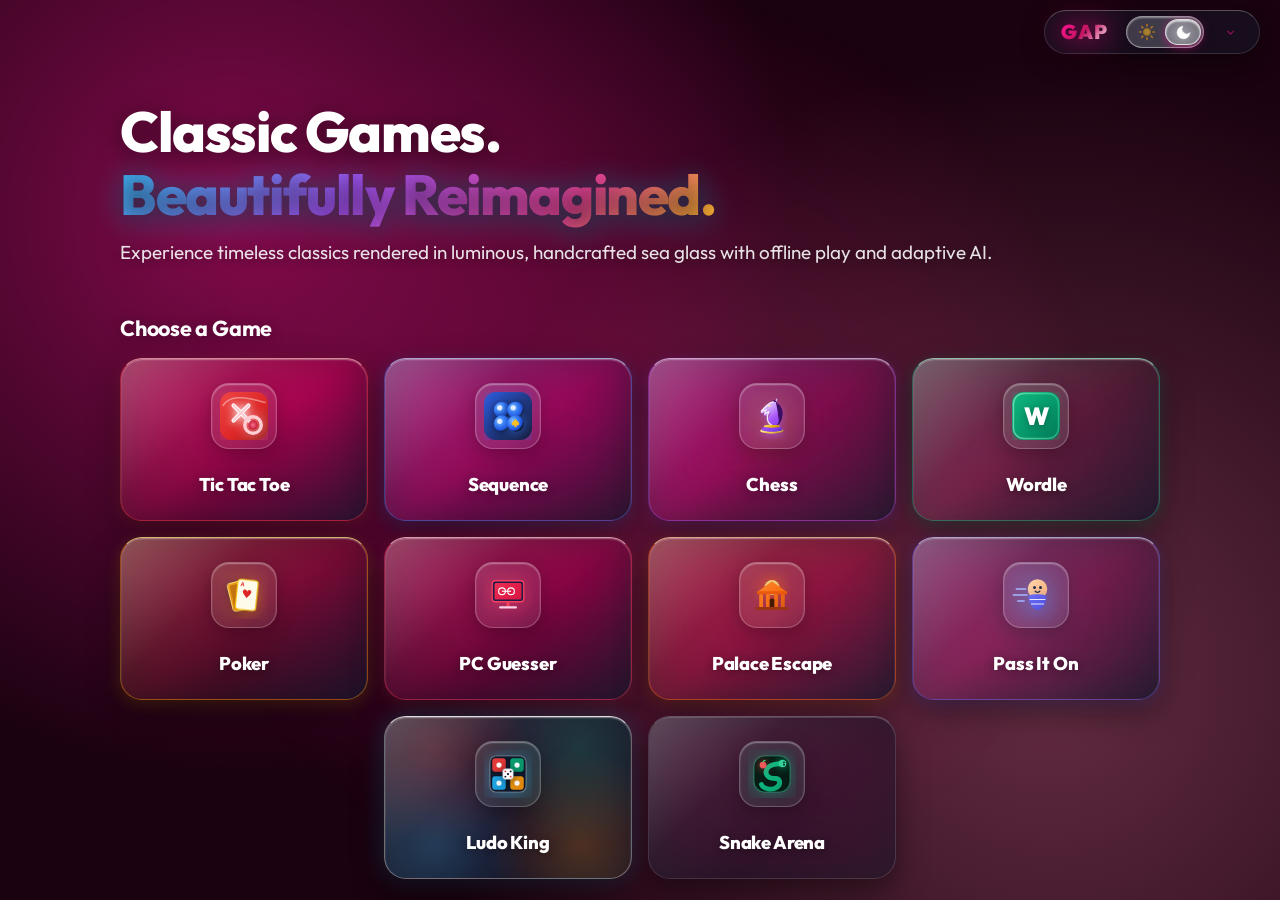
<file: index.html>
<!DOCTYPE html>
<html lang="en">
<head>
  <meta charset="UTF-8" />
  <meta name="viewport" content="width=device-width, initial-scale=1.0" />
  <title>GAP</title>
  <!-- Konoha Leaf Glow Favicon -->
  <link rel="icon" type="image/svg+xml" href="data:image/svg+xml,%3Csvg xmlns='http://www.w3.org/2000/svg' viewBox='0 0 100 100'%3E%3Cdefs%3E%3ClinearGradient id='g' x1='0%25' y1='0%25' x2='100%25' y2='100%25'%3E%3Cstop offset='0%25' stop-color='%23ffb703'/%3E%3Cstop offset='50%25' stop-color='%23fb8500'/%3E%3Cstop offset='100%25' stop-color='%23d00000'/%3E%3C/linearGradient%3E%3C/defs%3E%3Crect width='100' height='100' rx='20' fill='%23050002'/%3E%3Cpath d='M 86 26 L 76 33 C 65 26 44 26 31 43 L 18 68 L 62 68 C 76 68 83 55 80 43 C 77 31 63 25 49 28 C 35 32 30 46 34 58 C 39 68 53 71 64 67 C 72 62 74 51 68 44 C 62 37 51 40 47 48 C 45 54 49 60 55 58 C 59 56 60 52 58 49' fill='none' stroke='url(%23g)' stroke-width='7' stroke-linecap='round' stroke-linejoin='round'/%3E%3C/svg%3E" />
  <!-- Google Fonts Outfit & Inter -->
  <link rel="preconnect" href="https://fonts.googleapis.com">
  <link rel="preconnect" href="https://fonts.gstatic.com" crossorigin>
  <link href="https://fonts.googleapis.com/css2?family=Outfit:wght@400;500;600;700;800&family=Inter:wght@400;500;600;700&display=swap" rel="stylesheet">
  <link rel="manifest" href="manifest.json" />
  <meta name="theme-color" content="#060913" />
  <meta name="apple-mobile-web-app-capable" content="yes" />
  <meta name="apple-mobile-web-app-status-bar-style" content="black-translucent" />
  <link rel="stylesheet" href="style.css?v=64.3" />
</head>
<body data-theme="dark">
  <!-- Dynamic Color Background (Adapts to GAP Palette in Dark & White Theme) -->

  <!-- Floating Translucent Top Navigation Header -->
  <header class="floating-pill-container" id="scenicNav">
    <div class="floating-pill glass-panel" id="floatingPill">
      <!-- Left: GAP Brand Logo / Main Trigger -->
      <div class="nav-brand brand pill-brand" id="gapBrand" role="button" tabindex="0" title="GAP • Click to refresh colors">
        <span class="logo-text" id="gapLogoText">GAP</span>
      </div>

      <!-- Center: Sea-Glass Theme Switcher Capsule (Sun / Moon Frosted Slider) -->
      <div class="sea-glass-theme-switch" id="themeGlassToggle" role="radiogroup" aria-label="Appearance Mode" title="Toggle Light / Dark Mode">
        <div class="sea-glass-thumb" id="themeGlassThumb"></div>
        <button class="sea-glass-btn" data-theme="light" type="button" role="radio" aria-checked="false" title="Switch to Light Mode" aria-label="Light Mode">
          <svg class="theme-icon sun-icon" viewBox="0 0 24 24" width="18" height="18" fill="none" stroke="currentColor" stroke-width="2" stroke-linecap="round" stroke-linejoin="round">
            <circle cx="12" cy="12" r="4.2" fill="#fbbf24" stroke="#f59e0b" stroke-width="1.8"/>
            <line x1="12" y1="2" x2="12" y2="4.2" stroke="#f59e0b" stroke-width="2.2"/>
            <line x1="12" y1="19.8" x2="12" y2="22" stroke="#f59e0b" stroke-width="2.2"/>
            <line x1="4.93" y1="4.93" x2="6.48" y2="6.48" stroke="#f59e0b" stroke-width="2.2"/>
            <line x1="17.52" y1="17.52" x2="19.07" y2="19.07" stroke="#f59e0b" stroke-width="2.2"/>
            <line x1="2" y1="12" x2="4.2" y2="12" stroke="#f59e0b" stroke-width="2.2"/>
            <line x1="19.8" y1="12" x2="22" y2="12" stroke="#f59e0b" stroke-width="2.2"/>
            <line x1="4.93" y1="19.07" x2="6.48" y2="17.52" stroke="#f59e0b" stroke-width="2.2"/>
            <line x1="17.52" y1="6.48" x2="19.07" y2="4.93" stroke="#f59e0b" stroke-width="2.2"/>
          </svg>
        </button>
        <button class="sea-glass-btn active" data-theme="dark" type="button" role="radio" aria-checked="true" title="Switch to Dark Mode" aria-label="Dark Mode">
          <svg class="theme-icon moon-icon" viewBox="0 0 24 24" width="17" height="17" fill="#f8fafc" stroke="#e2e8f0" stroke-width="0.8" stroke-linecap="round" stroke-linejoin="round">
            <path d="M21 12.79A9 9 0 1 1 11.21 3 7 7 0 0 0 21 12.79z"/>
          </svg>
        </button>
      </div>

      <!-- Dropdown Chevron Toggle -->
      <button class="pill-chevron-btn" id="pillChevronBtn" type="button" aria-expanded="false" title="More Options" aria-label="Toggle Navigation Drawer">
        <svg class="pill-chevron" id="pillChevron" viewBox="0 0 24 24" width="13" height="13" fill="none" stroke="currentColor" stroke-width="2.5"><polyline points="6 9 12 15 18 9"/></svg>
      </button>

      <!-- Expandable Actions Drawer (Profile Avatar & Mini Window on Click) -->
      <div class="pill-expand-actions" id="pillActions">
        <!-- Profile / Avatar Action -->
        <button class="nav-icon-btn" id="navAvatarBtn" type="button" title="Player Profile &amp; Stats">
          <svg viewBox="0 0 24 24" width="18" height="18" fill="none" stroke="currentColor" stroke-width="2" stroke-linecap="round" stroke-linejoin="round">
            <path d="M20 21v-2a4 4 0 0 0-4-4H8a4 4 0 0 0-4 4v2"></path>
            <circle cx="12" cy="7" r="4"></circle>
          </svg>
        </button>

        <!-- Mini Window Toggle -->
        <button class="nav-icon-btn mini-window-btn" id="miniWindowBtn" type="button" title="Toggle Compact Mode" aria-label="Toggle Compact Mode">
          <svg id="miniWindowIcon" viewBox="0 0 24 24" width="16" height="16" fill="none" stroke="currentColor" stroke-width="2" stroke-linecap="round" stroke-linejoin="round">
            <path d="M15 3h6v6"/>
            <path d="M10 14L21 3"/>
            <path d="M18 13v6a2 2 0 0 1-2 2H5a2 2 0 0 1-2-2V8a2 2 0 0 1 2-2h6"/>
          </svg>
        </button>
      </div>
    </div>
  </header>

  <!-- ============================================================== -->
  <!-- 1. LANDING VIEW: Scenic Hero + 7 Interactive Glass Game Cards -->
  <!-- ============================================================== -->
  <div class="landing-view" id="landingView">
    <!-- Hero Section -->
        <!-- Hero Section -->
    <section class="hero-section" id="heroSection">
      <div class="hero-content">
        <h1 class="hero-title">
          Classic Games.<br />
          <span class="hero-title-accent">Beautifully Reimagined.</span>
        </h1>
        <p class="hero-subtitle">
          Experience timeless classics rendered in luminous, handcrafted sea glass with offline play and adaptive AI.
        </p>
      </div>
    </section>

    <!-- Choose a Game Section -->
    <section class="game-select-section" id="gameSelectSection">
      <h2 class="section-title">Choose a Game</h2>

      <!-- Responsive 4 + 3 Centered Grid of Frosted Glass Cards -->
            <!-- Responsive 4 + 3 Centered Grid of Frosted Glass Cards -->
      <div class="games-grid" id="gamesCardGrid">
        <!-- 1. Tic Tac Toe (Red and Ruby Glass) -->
        <div class="game-card glass-panel" data-game="ttt" role="button" tabindex="0" id="cardTTT" title="Play Tic-Tac-Toe (Ruby Glass)">
          <div class="game-card-icon-wrap ttt-icon-wrap">
            <svg viewBox="0 0 64 64" width="48" height="48" fill="none">
              <defs>
                <linearGradient id="rubyGlassGrad" x1="0" y1="0" x2="64" y2="64" gradientUnits="userSpaceOnUse">
                  <stop stop-color="#ef4444"/>
                  <stop offset="60%" stop-color="#dc2626"/>
                  <stop offset="100%" stop-color="#991b1b"/>
                </linearGradient>
                <radialGradient id="rubyCoreGlow" cx="50%" cy="50%" r="50%">
                  <stop stop-color="#ff758f"/>
                  <stop offset="100%" stop-color="#be123c"/>
                </radialGradient>
              </defs>
              <rect width="64" height="64" rx="16" fill="url(#rubyGlassGrad)" filter="drop-shadow(0 4px 14px rgba(239, 68, 68, 0.45))" />
              <!-- White specular light sweep on glass top -->
              <path d="M4 18 C12 6 28 4 60 14" stroke="rgba(255,255,255,0.4)" stroke-width="2" stroke-linecap="round" fill="none"/>
              <!-- Glowing Cross (X) -->
              <path d="M18 18 L38 38 M38 18 L18 38" stroke="#ffffff" stroke-width="5.5" stroke-linecap="round" filter="drop-shadow(0 0 6px #ffffff)" />
              <path d="M18 18 L38 38 M38 18 L18 38" stroke="#fecdd3" stroke-width="3" stroke-linecap="round" />
              <!-- Ruby Gemstone Ring (O) -->
              <circle cx="44" cy="44" r="11" fill="none" stroke="#fecdd3" stroke-width="4.5" filter="drop-shadow(0 0 8px rgba(254, 205, 211, 0.9))"/>
              <circle cx="44" cy="44" r="6" fill="url(#rubyCoreGlow)" opacity="0.85"/>
            </svg>
          </div>
          <h3 class="game-card-title">Tic Tac Toe</h3>
        </div>

        <!-- 2. Sequence (Sapphire Blue Glass) -->
        <div class="game-card glass-panel" data-game="sequence" role="button" tabindex="0" id="cardSequence" title="Play Sequence (Sapphire Glass)">
          <div class="game-card-icon-wrap seq-icon-wrap">
            <svg viewBox="0 0 64 64" width="48" height="48" fill="none">
              <defs>
                <radialGradient id="sapphireSphere" cx="35%" cy="35%" r="65%">
                  <stop stop-color="#93c5fd" />
                  <stop offset="45%" stop-color="#3b82f6" />
                  <stop offset="85%" stop-color="#1d4ed8" />
                  <stop offset="100%" stop-color="#0f172a" />
                </radialGradient>
                <linearGradient id="sapphireGlassCard" x1="0" y1="0" x2="64" y2="64" gradientUnits="userSpaceOnUse">
                  <stop stop-color="#2563eb" stop-opacity="0.9"/>
                  <stop offset="100%" stop-color="#0f172a" stop-opacity="0.95"/>
                </linearGradient>
              </defs>
              <rect width="64" height="64" rx="16" fill="url(#sapphireGlassCard)" filter="drop-shadow(0 4px 14px rgba(37, 99, 235, 0.45))" />
              <!-- Crystalline Sapphire Chips -->
              <circle cx="24" cy="24" r="11" fill="url(#sapphireSphere)" filter="drop-shadow(0 2px 6px rgba(0,0,0,0.5))" />
              <circle cx="21" cy="21" r="3.5" fill="white" opacity="0.85" />
              <circle cx="42" cy="24" r="11" fill="url(#sapphireSphere)" filter="drop-shadow(0 2px 6px rgba(0,0,0,0.5))" />
              <circle cx="39" cy="21" r="3.5" fill="white" opacity="0.85" />
              <circle cx="24" cy="42" r="11" fill="url(#sapphireSphere)" filter="drop-shadow(0 2px 6px rgba(0,0,0,0.5))" />
              <circle cx="21" cy="39" r="3.5" fill="white" opacity="0.85" />
              <!-- Golden Spade Accent on 4th chip -->
              <circle cx="42" cy="42" r="11" fill="url(#sapphireSphere)" filter="drop-shadow(0 0 10px rgba(59, 130, 246, 0.8))" />
              <path d="M42 36 C40 39 37 40 37 42 C37 44 39 45 41 45 L41 47 L43 47 L43 45 C45 45 47 44 47 42 C47 40 44 39 42 36 Z" fill="#fbbf24"/>
            </svg>
          </div>
          <h3 class="game-card-title">Sequence</h3>
        </div>

        <!-- 3. Chess (Royal Purple and Amethyst Glass) -->
        <div class="game-card glass-panel" data-game="chess" role="button" tabindex="0" id="cardChess" title="Play Chess (Amethyst Glass)">
          <div class="game-card-icon-wrap chess-icon-wrap">
            <svg viewBox="0 0 64 64" width="48" height="48" fill="none" class="chess-3d-svg">
              <defs>
                <linearGradient id="amethystKnightGrad" x1="16" y1="10" x2="48" y2="54" gradientUnits="userSpaceOnUse">
                  <stop offset="0%" stop-color="#f3e8ff"/>
                  <stop offset="25%" stop-color="#d8b4fe"/>
                  <stop offset="55%" stop-color="#a855f7"/>
                  <stop offset="85%" stop-color="#7c3aed"/>
                  <stop offset="100%" stop-color="#4c1d95"/>
                </linearGradient>
                <linearGradient id="amethystPedestalGold" x1="16" y1="43" x2="48" y2="55" gradientUnits="userSpaceOnUse">
                  <stop offset="0%" stop-color="#fef08a"/>
                  <stop offset="50%" stop-color="#eab308"/>
                  <stop offset="100%" stop-color="#a16207"/>
                </linearGradient>
                <filter id="amethystGlow" x="-20%" y="-20%" width="140%" height="140%">
                  <feDropShadow dx="0" dy="4" stdDeviation="5" flood-color="#a855f7" flood-opacity="0.55"/>
                </filter>
              </defs>
              <g filter="url(#amethystGlow)">
                <!-- Pedestal Base Lower Tier -->
                <ellipse cx="32" cy="52" rx="16" ry="3.5" fill="url(#amethystPedestalGold)"/>
                <ellipse cx="32" cy="51" rx="14.5" ry="2.5" fill="none" stroke="#ffffff" stroke-width="0.8" opacity="0.7"/>
                <!-- Pedestal Middle Collar Tier -->
                <path d="M19 48.5 C19 46.8 24 45.5 32 45.5 C40 45.5 45 46.8 45 48.5 L46 51 C43 52.2 37.5 53 32 53 C26.5 53 21 52.2 18 51 Z" fill="url(#amethystKnightGrad)"/>
                <!-- Pedestal Upper Bevel Ring -->
                <ellipse cx="32" cy="45.5" rx="11" ry="2.2" fill="url(#amethystPedestalGold)"/>
                <!-- Mane Backing Silhouette -->
                <path d="M33 11 C36 10.5 38 12 39 15 C42 16.5 45 20 46 25 C47 29 46 34 44 39 C43 41.5 41 43.5 39 44 L31 44 C34 40 37 34 37 28 C37 22 34 16 33 11 Z" fill="#3b0764"/>
                <!-- Main Knight Sculpted Body in Amethyst Glass -->
                <path d="M37 10.5 C37.8 8.2 38.8 8 39 9.5 C39.5 13 36 14 34.5 13 C32 13 28 15 25 18 C22 21 17 24.5 17 26.5 C17 28 18.5 28.5 20 28 C21.5 27.5 22.5 26.5 24 26 C22.5 27.5 21 29.5 21.5 31 C22 32 23.5 32 25.5 31 C28 29.8 29.5 28.5 31 27 C29 30 27 33.5 26.5 36 C25.8 40 28 43 31 44 H38 C40 43 42 40 41 36 C40 32 40 27 39 23 C38 19 37.5 15 37 10.5 Z" fill="url(#amethystKnightGrad)"/>
                <!-- Specular White Bevel Rim Highlight -->
                <path d="M34 13 C31.5 13.2 27.8 15.2 25 18 C22.2 20.8 18 24.2 18 26 C19.5 25 22 24 24 24 C23 25.5 22 27.5 22.5 29 C24 28 26.5 27 28 26 C26.5 28.5 25.5 32 25.8 35.5 C26.2 39 28.5 42.5 31 43.5" fill="none" stroke="#ffffff" stroke-width="1.6" stroke-linecap="round" opacity="0.85"/>
                <circle cx="28.5" cy="18.5" r="1.2" fill="#fef08a"/>
              </g>
            </svg>
          </div>
          <h3 class="game-card-title">Chess</h3>
        </div>

        <!-- 4. Wordle (Emerald and Mint Glass) -->
        <div class="game-card glass-panel" data-game="wordle" role="button" tabindex="0" id="cardWordle" title="Play Wordle (Emerald Glass)">
          <div class="game-card-icon-wrap wordle-icon-wrap">
            <svg viewBox="0 0 64 64" width="48" height="48" fill="none">
              <defs>
                <linearGradient id="emeraldMintGrad" x1="0" y1="0" x2="64" y2="64" gradientUnits="userSpaceOnUse">
                  <stop stop-color="#10b981"/>
                  <stop offset="60%" stop-color="#059669"/>
                  <stop offset="100%" stop-color="#047857"/>
                </linearGradient>
                <linearGradient id="mintSpecularRim" x1="0" y1="0" x2="64" y2="0" gradientUnits="userSpaceOnUse">
                  <stop stop-color="#a7f3d0"/>
                  <stop offset="100%" stop-color="#34d399"/>
                </linearGradient>
              </defs>
              <rect width="64" height="64" rx="16" fill="url(#emeraldMintGrad)" filter="drop-shadow(0 4px 14px rgba(16, 185, 129, 0.5))" />
              <!-- Frosted Glass Rim Reflection -->
              <rect x="2" y="2" width="60" height="60" rx="14" fill="none" stroke="url(#mintSpecularRim)" stroke-width="1.8" opacity="0.6"/>
              <!-- Bold Luminous W -->
              <text x="32" y="44" font-family="'Outfit', -apple-system, sans-serif" font-size="33" font-weight="900" fill="#ffffff" text-anchor="middle" filter="drop-shadow(0 2px 6px rgba(0,0,0,0.3))">W</text>
            </svg>
          </div>
          <h3 class="game-card-title">Wordle</h3>
        </div>

        <!-- 5. Poker (Golden Amber Glass) -->
        <div class="game-card glass-panel" data-game="poker" role="button" tabindex="0" id="cardPoker" title="Play Poker (Golden Amber Glass)">
          <div class="game-card-icon-wrap poker-icon-wrap">
            <svg viewBox="0 0 64 64" width="48" height="48" fill="none">
              <defs>
                <linearGradient id="amberGoldCard" x1="0" y1="0" x2="64" y2="64" gradientUnits="userSpaceOnUse">
                  <stop stop-color="#fbbf24"/>
                  <stop offset="60%" stop-color="#d97706"/>
                  <stop offset="100%" stop-color="#78350f"/>
                </linearGradient>
              </defs>
              <!-- Back Amber Glass Card -->
              <g transform="rotate(-14 26 36)">
                <rect x="14" y="14" width="26" height="38" rx="4" fill="url(#amberGoldCard)" stroke="#fef08a" stroke-width="1.2" filter="drop-shadow(0 2px 6px rgba(0,0,0,0.4))"/>
                <rect x="17" y="17" width="20" height="32" rx="2" fill="#78350f" opacity="0.4"/>
              </g>
              <!-- Front Card (Ace of Hearts) -->
              <g transform="rotate(6 36 34)">
                <rect x="22" y="12" width="27" height="40" rx="4" fill="#fffbeb" stroke="#facc15" stroke-width="1.5" filter="drop-shadow(0 4px 10px rgba(245, 158, 11, 0.45))"/>
                <path d="M35.5 28 C35.5 25.5 33 24 31 25.5 C29 27 29 29.5 35.5 36 C42 29.5 42 27 40 25.5 C38 24 35.5 25.5 35.5 28 Z" fill="#dc2626"/>
                <text x="25.5" y="21" font-family="sans-serif" font-size="8" font-weight="900" fill="#dc2626">A</text>
              </g>
            </svg>
          </div>
          <h3 class="game-card-title">Poker</h3>
        </div>

        <!-- 6. PC Guesser (Ruby Red & Magenta Glass) -->
        <div class="game-card glass-panel" data-game="pattu" role="button" tabindex="0" id="cardPattu" title="Play PC Guesser (Ruby & Magenta Glass)">
          <div class="game-card-icon-wrap pc-icon-wrap">
            <svg viewBox="0 0 64 64" width="48" height="48" fill="none">
              <defs>
                <linearGradient id="cinemaMagentaGrad" x1="0" y1="0" x2="64" y2="64" gradientUnits="userSpaceOnUse">
                  <stop stop-color="#f43f5e"/>
                  <stop offset="50%" stop-color="#e11d48"/>
                  <stop offset="100%" stop-color="#be123c"/>
                </linearGradient>
              </defs>
              <rect x="11" y="13" width="42" height="28" rx="4" fill="#1e1b4b" stroke="#f43f5e" stroke-width="1.8" filter="drop-shadow(0 4px 12px rgba(244, 63, 94, 0.5))"/>
              <rect x="14" y="16" width="36" height="22" rx="2" fill="url(#cinemaMagentaGrad)"/>
              <!-- Glowing Film Reel Clapper Icon -->
              <circle cx="24" cy="27" r="4.5" fill="none" stroke="#ffffff" stroke-width="1.5"/>
              <circle cx="36" cy="27" r="4.5" fill="none" stroke="#ffffff" stroke-width="1.5"/>
              <path d="M24 27 L36 27" stroke="#ffffff" stroke-width="1.5"/>
              <path d="M30 41 H34 V48 H30 Z" fill="#f43f5e"/>
              <rect x="20" y="47" width="24" height="3" rx="1.5" fill="#fbcfe8"/>
            </svg>
          </div>
          <h3 class="game-card-title">PC Guesser</h3>
        </div>

        <!-- 7. Palace Escape (Coral & Sunset Orange Glass) -->
        <a href="palace-escape/" class="game-card glass-panel" data-game="palace" id="cardPalace" title="Play Palace Escape (Coral & Sunset Glass)" style="text-decoration:none;">
          <div class="game-card-icon-wrap palace-icon-wrap">
            <svg viewBox="0 0 64 64" width="48" height="48" fill="none">
              <defs>
                <linearGradient id="coralSunsetGrad" x1="0" y1="0" x2="64" y2="64" gradientUnits="userSpaceOnUse">
                  <stop stop-color="#fb923c"/>
                  <stop offset="50%" stop-color="#f97316"/>
                  <stop offset="100%" stop-color="#c2410c"/>
                </linearGradient>
              </defs>
              <!-- Sunset Sun Disc Behind Palace -->
              <circle cx="32" cy="22" r="10" fill="#fef08a" opacity="0.85" filter="drop-shadow(0 0 10px #f97316)"/>
              <path d="M12 28 L32 14 L52 28 Z" fill="url(#coralSunsetGrad)" filter="drop-shadow(0 3px 8px rgba(234, 88, 12, 0.45))" />
              <rect x="12" y="27" width="40" height="4" rx="1" fill="#ea580c"/>
              <rect x="15" y="31" width="5" height="18" rx="1" fill="url(#coralSunsetGrad)"/>
              <rect x="24" y="31" width="5" height="18" rx="1" fill="url(#coralSunsetGrad)"/>
              <rect x="35" y="31" width="5" height="18" rx="1" fill="url(#coralSunsetGrad)"/>
              <rect x="44" y="31" width="5" height="18" rx="1" fill="url(#coralSunsetGrad)"/>
              <path d="M29 49 V39 C29 36 35 36 35 39 V49 Z" fill="#451a03"/>
              <rect x="10" y="48" width="44" height="4" rx="1" fill="#9a3412"/>
            </svg>
          </div>
          <h3 class="game-card-title">Palace Escape</h3>
        </a>

        <!-- 8. Pass It On (Iris Purple Glass) -->
        <a href="pass-it-on/" class="game-card glass-panel" data-game="passiton" id="cardPassItOn" title="Play Pass It On (Iris Purple Glass)" style="text-decoration:none;">
          <div class="game-card-icon-wrap passiton-icon-wrap">
            <svg viewBox="0 0 64 64" width="48" height="48" fill="none">
              <defs>
                <linearGradient id="irisPurpleGrad" x1="0" y1="0" x2="64" y2="64" gradientUnits="userSpaceOnUse">
                  <stop offset="0%" stop-color="#818cf8"/>
                  <stop offset="50%" stop-color="#6366f1"/>
                  <stop offset="100%" stop-color="#4338ca"/>
                </linearGradient>
                <linearGradient id="babySkin" x1="0" y1="0" x2="64" y2="64" gradientUnits="userSpaceOnUse">
                  <stop offset="0%" stop-color="#ffedd5"/>
                  <stop offset="100%" stop-color="#fb923c"/>
                </linearGradient>
              </defs>
              <!-- Dynamic Motion Blur Trails in Electric Iris -->
              <path d="M6 24 L18 24 M2 32 L20 32 M8 40 L16 40" stroke="#a5b4fc" stroke-width="2.5" stroke-linecap="round" opacity="0.8"/>
              <!-- Baby Face -->
              <circle cx="34" cy="24" r="13" fill="url(#babySkin)"/>
              <circle cx="30" cy="22" r="2" fill="#1e293b"/>
              <circle cx="38" cy="22" r="2" fill="#1e293b"/>
              <path d="M31 27 Q34 30 37 27" stroke="#1e293b" stroke-width="1.8" stroke-linecap="round" fill="none"/>
              <!-- Swaddle Blanket / Runner -->
              <path d="M22 34 C22 30 46 30 46 34 C46 45 38 52 34 52 C30 52 22 45 22 34 Z" fill="url(#irisPurpleGrad)" filter="drop-shadow(0 4px 12px rgba(99, 102, 241, 0.5))"/>
              <path d="M24 38 L44 38" stroke="#ffffff" stroke-width="1.5" stroke-linecap="round" opacity="0.85"/>
              <path d="M26 44 L42 44" stroke="#ffffff" stroke-width="1.5" stroke-linecap="round" opacity="0.85"/>
            </svg>
          </div>
          <h3 class="game-card-title">Pass It On</h3>
        </a>

        <!-- 9. Ludo King (Multicolored Red, Green, Blue, and Yellow Glass) -->
        <div class="game-card glass-panel" data-game="ludo" role="button" tabindex="0" id="cardLudo" title="Play Ludo King (Multicolored Sea Glass)">
          <div class="game-card-icon-wrap ludo-icon-wrap">
            <svg viewBox="0 0 64 64" width="48" height="48" fill="none">
              <defs>
                <linearGradient id="ludoRed" x1="0" y1="0" x2="64" y2="64" gradientUnits="userSpaceOnUse">
                  <stop stop-color="#ef4444"/>
                  <stop offset="100%" stop-color="#b91c1c"/>
                </linearGradient>
                <linearGradient id="ludoGreen" x1="0" y1="0" x2="64" y2="64" gradientUnits="userSpaceOnUse">
                  <stop stop-color="#10b981"/>
                  <stop offset="100%" stop-color="#047857"/>
                </linearGradient>
                <linearGradient id="ludoYellow" x1="0" y1="0" x2="64" y2="64" gradientUnits="userSpaceOnUse">
                  <stop stop-color="#fbbf24"/>
                  <stop offset="100%" stop-color="#d97706"/>
                </linearGradient>
                <linearGradient id="ludoBlue" x1="0" y1="0" x2="64" y2="64" gradientUnits="userSpaceOnUse">
                  <stop stop-color="#38bdf8"/>
                  <stop offset="100%" stop-color="#0284c7"/>
                </linearGradient>
              </defs>
              <rect x="8" y="8" width="48" height="48" rx="8" fill="#0f172a" stroke="rgba(255,255,255,0.3)" stroke-width="1.5" filter="drop-shadow(0 4px 12px rgba(56, 189, 248, 0.4))"/>
              <rect x="11" y="11" width="18" height="18" rx="4" fill="url(#ludoRed)"/>
              <circle cx="20" cy="20" r="3.5" fill="#ffffff" opacity="0.95"/>
              <rect x="35" y="11" width="18" height="18" rx="4" fill="url(#ludoGreen)"/>
              <circle cx="44" cy="20" r="3.5" fill="#ffffff" opacity="0.95"/>
              <rect x="11" y="35" width="18" height="18" rx="4" fill="url(#ludoBlue)"/>
              <circle cx="20" cy="44" r="3.5" fill="#ffffff" opacity="0.95"/>
              <rect x="35" y="35" width="18" height="18" rx="4" fill="url(#ludoYellow)"/>
              <circle cx="44" cy="44" r="3.5" fill="#ffffff" opacity="0.95"/>
              <!-- Central 3D Die in White Pearl -->
              <rect x="25" y="25" width="14" height="14" rx="3.5" fill="#ffffff" stroke="#94a3b8" stroke-width="0.8" filter="drop-shadow(0 2px 6px rgba(0,0,0,0.5))"/>
              <circle cx="28.5" cy="28.5" r="1.3" fill="#ef4444"/>
              <circle cx="32" cy="32" r="1.5" fill="#0f172a"/>
              <circle cx="35.5" cy="35.5" r="1.3" fill="#ef4444"/>
              <circle cx="28.5" cy="35.5" r="1.3" fill="#0f172a"/>
              <circle cx="35.5" cy="28.5" r="1.3" fill="#0f172a"/>
            </svg>
          </div>
          <h3 class="game-card-title">Ludo King</h3>
        </div>

        <!-- 10. Snake Arena (Glowing Emerald & Cyber Cyan Sea Glass) -->
        <div class="game-card glass-panel" data-game="snake" role="button" tabindex="0" id="cardSnake" title="Play Snake Arena (Glowing Sea Glass)">
          <div class="game-card-icon-wrap snake-icon-wrap">
            <svg viewBox="0 0 64 64" width="48" height="48" fill="none">
              <defs>
                <linearGradient id="snakeSkinGrad" x1="0" y1="0" x2="64" y2="64" gradientUnits="userSpaceOnUse">
                  <stop offset="0%" stop-color="#34d399"/>
                  <stop offset="40%" stop-color="#10b981"/>
                  <stop offset="100%" stop-color="#059669"/>
                </linearGradient>
                <linearGradient id="snakeFruitGrad" x1="0" y1="0" x2="64" y2="64" gradientUnits="userSpaceOnUse">
                  <stop offset="0%" stop-color="#f87171"/>
                  <stop offset="100%" stop-color="#dc2626"/>
                </linearGradient>
              </defs>
              <rect x="8" y="8" width="48" height="48" rx="14" fill="#061c14" stroke="rgba(52, 211, 153, 0.4)" stroke-width="1.5" filter="drop-shadow(0 4px 14px rgba(16, 185, 129, 0.45))"/>
              <!-- S-curved glowing snake body -->
              <path d="M 46 18 C 46 18, 30 18, 26 24 C 22 30, 24 38, 36 38 C 44 38, 44 46, 38 50 C 32 54, 20 52, 18 46" fill="none" stroke="url(#snakeSkinGrad)" stroke-width="6.5" stroke-linecap="round" stroke-linejoin="round"/>
              <!-- Snake Head (Glowing with eyes) -->
              <circle cx="46" cy="18" r="5" fill="#34d399" filter="drop-shadow(0 0 6px #10b981)"/>
              <circle cx="48" cy="16.5" r="1.3" fill="#042f2e"/>
              <circle cx="48" cy="19.5" r="1.3" fill="#042f2e"/>
              <!-- Apple Fruit -->
              <circle cx="20" cy="20" r="4.5" fill="url(#snakeFruitGrad)" filter="drop-shadow(0 0 6px #ef4444)"/>
              <path d="M 20 15.5 Q 22 13 23 14" stroke="#4ade80" stroke-width="1.4" stroke-linecap="round" fill="none"/>
            </svg>
          </div>
          <h3 class="game-card-title">Snake Arena</h3>
        </div>
      </div>
    </section>
  </div>

  <!-- ============================================================== -->
  <!-- 2. GAME VIEW: Active Gameplay Arena with Floating Match Bar    -->
  <!-- ============================================================== -->
  <div class="game-view hidden" id="gameView">
    <!-- Compact Floating Sea Glass Match Controls Bar -->
    <div class="game-match-bar glass-panel" id="gameMatchBar">
      <div class="match-bar-left">
        <button type="button" class="back-to-hub-btn seg-btn home-orb-btn" id="backToHubBtn" title="Back to All Games" aria-label="Back to All Games">
          <span class="home-icon-bubble">
            <svg class="home-icon-svg" viewBox="0 0 24 24" width="16" height="16" fill="none" stroke="currentColor" stroke-width="2.2" stroke-linecap="round" stroke-linejoin="round">
              <path d="M3.5 10.5L12 3.5l8.5 7V20a1.5 1.5 0 0 1-1.5 1.5H5A1.5 1.5 0 0 1 3.5 20v-9.5z"></path>
              <path d="M9.5 21.5V14a1 1 0 0 1 1-1h3a1 1 0 0 1 1 1v7.5"></path>
            </svg>
          </span>
        </button>
        <span class="pill-divider" aria-hidden="true"></span>
        <span class="active-game-badge" id="activeGameBadge" role="button" tabindex="0" title="Click to Expand Settings">Tic-Tac-Toe</span>
        <button id="matchBarToggleBtn" class="dock-toggle-btn match-bar-toggle-btn" type="button" title="Toggle Settings" aria-label="Toggle match controls">
          <span class="pill-icon-bubble">
            <svg class="dock-toggle-icon match-toggle-icon" viewBox="0 0 24 24" width="14" height="14" fill="none" stroke="currentColor" stroke-width="2.5" stroke-linecap="round" stroke-linejoin="round">
              <polyline points="6 9 12 15 18 9"></polyline>
            </svg>
          </span>
        </button>
      </div>
      <div class="match-bar-center" id="hudCenterGroup">
        <!-- TTT 3x3 vs 5x5 Grid Selector -->
        <div class="group" id="tttModeGroup">
          <span class="group-label">Grid Size</span>
          <div class="seg" id="tttModePills">
            <button class="seg-btn active" data-grid="3" type="button" title="3x3 Classic Grid">
              <span class="soft-card-icon">
                <svg viewBox="0 0 24 24" width="17" height="17" fill="none" stroke="currentColor" stroke-width="2.2" stroke-linecap="round" stroke-linejoin="round">
                  <rect x="3" y="3" width="18" height="18" rx="3"></rect>
                  <path d="M9 3v18M15 3v18M3 9h18M3 15h18"></path>
                </svg>
              </span>
              <span class="seg-label">3×3</span>
            </button>
            <button class="seg-btn" data-grid="5" type="button" title="5x5 Expanded Grid (4-in-a-row to win)">
              <span class="soft-card-icon">
                <svg viewBox="0 0 24 24" width="17" height="17" fill="none" stroke="currentColor" stroke-width="2.2" stroke-linecap="round" stroke-linejoin="round">
                  <rect x="3" y="3" width="18" height="18" rx="3"></rect>
                  <path d="M7.5 3v18M12 3v18M16.5 3v18M3 7.5h18M3 12h18M3 16.5h18"></path>
                </svg>
              </span>
              <span class="seg-label">5×5</span>
            </button>
          </div>
        </div>

        <!-- Opponent Mode Selector -->
        <div class="group" id="opponentGroup">
          <span class="group-label">Opponent</span>
          <div class="seg" id="opponentPills">
            <button class="seg-btn opponent-btn" data-opponent="local" type="button" title="Local 2-Player (Pass & Play)">
              <span class="soft-card-icon">
                <svg viewBox="0 0 24 24" width="18" height="18" fill="none" stroke="currentColor" stroke-width="2.2" stroke-linecap="round" stroke-linejoin="round">
                  <path d="M16 21v-2a4 4 0 0 0-4-4H6a4 4 0 0 0-4 4v2"></path>
                  <circle cx="9" cy="7" r="4"></circle>
                  <path d="M22 21v-2a4 4 0 0 0-3-3.87"></path>
                  <path d="M16 3.13a4 4 0 0 1 0 7.75"></path>
                </svg>
              </span>
              <span class="seg-label">Local 2P</span>
            </button>
            <button class="seg-btn active opponent-btn opponent-ai" data-opponent="ai" type="button" title="Challenge the Adaptive AI Core">
              <span class="soft-card-icon">
                <svg viewBox="0 0 24 24" width="18" height="18" fill="none" stroke="currentColor" stroke-width="2.2" stroke-linecap="round" stroke-linejoin="round">
                  <rect x="3" y="10" width="18" height="12" rx="3"></rect>
                  <circle cx="12" cy="5" r="2"></circle>
                  <path d="M12 7v3"></path>
                  <circle cx="8" cy="16" r="1.5" fill="currentColor"></circle>
                  <circle cx="16" cy="16" r="1.5" fill="currentColor"></circle>
                </svg>
              </span>
              <span class="seg-label">vs AI</span>
            </button>
          </div>
        </div>

        <!-- Difficulty Selector -->
        <div class="group" id="difficultyGroup">
          <span class="group-label">Difficulty</span>
          <div class="seg" id="difficultyPills">
            <button class="seg-btn diff-btn diff-easy" data-difficulty="easy" type="button" title="Easy (Novice AI)">
              <span class="soft-card-icon">
                <svg viewBox="0 0 24 24" width="16" height="16" fill="none" stroke="currentColor" stroke-width="2.2" stroke-linecap="round" stroke-linejoin="round">
                  <path d="M11 20A7 7 0 0 1 9.8 6.1C15.5 5 17 4.48 19 2c1 2 2 4.18 2 8 0 5.5-4.78 10-10 10Z"></path>
                  <path d="M2 21c0-3 1.85-5.36 5.08-6C9.5 14.52 12 13 13 12"></path>
                </svg>
              </span>
              <span class="seg-label">Easy</span>
            </button>
            <button class="seg-btn active diff-btn diff-medium" data-difficulty="medium" type="button" title="Medium (Balanced AI)">
              <span class="soft-card-icon">
                <svg viewBox="0 0 24 24" width="16" height="16" fill="none" stroke="currentColor" stroke-width="2.2" stroke-linecap="round" stroke-linejoin="round">
                  <line x1="18" y1="20" x2="18" y2="10"></line>
                  <line x1="12" y1="20" x2="12" y2="4"></line>
                  <line x1="6" y1="20" x2="6" y2="14"></line>
                </svg>
              </span>
              <span class="seg-label">Medium</span>
            </button>
            <button class="seg-btn diff-btn diff-hard" data-difficulty="hard" type="button" title="Hard (Unbeatable Minimax AI)">
              <span class="soft-card-icon">
                <svg viewBox="0 0 24 24" width="16" height="16" fill="none" stroke="currentColor" stroke-width="2.2" stroke-linecap="round" stroke-linejoin="round">
                  <path d="M6 9H4.5a2.5 2.5 0 0 1 0-5H6"></path>
                  <path d="M18 9h1.5a2.5 2.5 0 0 0 0-5H18"></path>
                  <path d="M4 22h16"></path>
                  <path d="M10 14.66V17c0 .55-.47.98-.97 1.21C7.85 18.75 7 20.24 7 22"></path>
                  <path d="M14 14.66V17c0 .55.47.98.97 1.21C16.15 18.75 17 20.24 17 22"></path>
                  <path d="M18 2H6v7a6 6 0 0 0 12 0V2Z"></path>
                </svg>
              </span>
              <span class="seg-label">Hard</span>
            </button>
          </div>
        </div>

        <!-- PC Guesser (Cinema Guesser) Top Dashboard Dynamic Controls -->
        <div class="group hidden" id="pattuMatchGroup">
          <span class="group-label">Daily Movie & Stats</span>
          <div class="seg" id="pattuMatchPills">
            <button class="seg-btn pattu-hud-tt-btn" id="pattuHudTtBtn" type="button" title="Time Travel to previous daily games">
              <span class="soft-card-icon">
                <svg viewBox="0 0 24 24" width="16" height="16" fill="none" stroke="currentColor" stroke-width="2.2" stroke-linecap="round" stroke-linejoin="round">
                  <rect x="3" y="4" width="18" height="18" rx="2" ry="2"></rect>
                  <line x1="16" y1="2" x2="16" y2="6"></line>
                  <line x1="8" y1="2" x2="8" y2="6"></line>
                  <line x1="3" y1="10" x2="21" y2="10"></line>
                </svg>
              </span>
              <span class="seg-label" id="pattuHudDayText">Day #1570</span>
            </button>
            <button class="seg-btn pattu-hud-stats-btn" id="pattuHudStatsBtn" type="button" title="View PC Guesser Statistics">
              <span class="soft-card-icon">
                <svg viewBox="0 0 24 24" width="16" height="16" fill="none" stroke="currentColor" stroke-width="2.2" stroke-linecap="round" stroke-linejoin="round">
                  <line x1="18" y1="20" x2="18" y2="10"></line>
                  <line x1="12" y1="20" x2="12" y2="4"></line>
                  <line x1="6" y1="20" x2="6" y2="14"></line>
                </svg>
              </span>
              <span class="seg-label">Stats</span>
            </button>
            <button class="seg-btn pattu-hud-help-btn" id="pattuHudHelpBtn" type="button" title="How to Play PC Guesser">
              <span class="soft-card-icon">
                <svg viewBox="0 0 24 24" width="16" height="16" fill="none" stroke="currentColor" stroke-width="2.2" stroke-linecap="round" stroke-linejoin="round">
                  <circle cx="12" cy="12" r="10"></circle>
                  <path d="M9.09 9a3 3 0 0 1 5.83 1c0 2-3 3-3 3"></path>
                  <line x1="12" y1="17" x2="12.01" y2="17"></line>
                </svg>
              </span>
              <span class="seg-label">Help</span>
            </button>
          </div>
        </div>

        <!-- Ludo Top Dashboard Dynamic Controls -->
        <div class="group hidden" id="ludoMatchGroup">
          <span class="group-label">Game Mode</span>
          <div class="seg" id="ludoModePills">
            <button class="seg-btn ludo-mode-btn active" data-ludomode="ai" type="button" title="Play vs Smart AI Bots (AI vs Me)">
              <span class="soft-card-icon">
                <svg viewBox="0 0 24 24" width="18" height="18" fill="none" stroke="currentColor" stroke-width="2.2" stroke-linecap="round" stroke-linejoin="round">
                  <rect x="3" y="10" width="18" height="12" rx="3"></rect>
                  <circle cx="12" cy="5" r="2"></circle>
                  <path d="M12 7v3"></path>
                  <circle cx="8" cy="16" r="1.5" fill="currentColor"></circle>
                  <circle cx="16" cy="16" r="1.5" fill="currentColor"></circle>
                </svg>
              </span>
              <span class="seg-label">vs AI</span>
            </button>
            <button class="seg-btn ludo-mode-btn" data-ludomode="local" type="button" title="Offline Pass & Play (Local Multiplayer)">
              <span class="soft-card-icon">
                <svg viewBox="0 0 24 24" width="18" height="18" fill="none" stroke="currentColor" stroke-width="2.2" stroke-linecap="round" stroke-linejoin="round">
                  <path d="M16 21v-2a4 4 0 0 0-4-4H6a4 4 0 0 0-4 4v2"></path>
                  <circle cx="9" cy="7" r="4"></circle>
                  <path d="M22 21v-2a4 4 0 0 0-3-3.87"></path>
                  <path d="M16 3.13a4 4 0 0 1 0 7.75"></path>
                </svg>
              </span>
              <span class="seg-label">Local 2P</span>
            </button>
          </div>

          <span class="group-label" id="ludoPlayersLabel">Bots</span>
          <div class="seg" id="ludoPlayersPills">
            <button class="seg-btn" data-players="2" type="button" title="2 Players (You vs 1 Bot)">
              <span class="soft-card-icon"><svg viewBox="0 0 24 24" width="16" height="16" fill="none" stroke="currentColor" stroke-width="2.2"><path d="M19 21v-2a4 4 0 0 0-4-4H9a4 4 0 0 0-4 4v2"/><circle cx="12" cy="7" r="4"/></svg></span>
              <span class="seg-label">1 Bot</span>
            </button>
            <button class="seg-btn" data-players="3" type="button" title="3 Players (You vs 2 Bots)">
              <span class="soft-card-icon"><svg viewBox="0 0 24 24" width="16" height="16" fill="none" stroke="currentColor" stroke-width="2.2"><path d="M16 21v-2a4 4 0 0 0-4-4H6a4 4 0 0 0-4 4v2"/><circle cx="9" cy="7" r="4"/><path d="M22 21v-2a4 4 0 0 0-3-3.87"/><path d="M16 3.13a4 4 0 0 1 0 7.75"/></svg></span>
              <span class="seg-label">2 Bots</span>
            </button>
            <button class="seg-btn active" data-players="4" type="button" title="4 Players (You vs 3 Bots)">
              <span class="soft-card-icon"><svg viewBox="0 0 24 24" width="16" height="16" fill="none" stroke="currentColor" stroke-width="2.2"><path d="M5 16 3 5l5.5 5L12 4l3.5 6L21 5l-2 11H5Z"/></svg></span>
              <span class="seg-label">3 Bots</span>
            </button>
          </div>
        </div>

        <!-- Snake Top Dashboard Dynamic Controls -->
        <div class="snake-match-controls hidden" id="snakeMatchGroup">
          <div class="group" id="snakeModeGroup">
            <span class="group-label">Game Mode</span>
            <div class="seg" id="snakeModePills">
              <button class="seg-btn active" data-snakemode="classic" type="button" title="Classic: Traditional snake with optional fatal walls">
                <span class="soft-card-icon">
                  <svg viewBox="0 0 24 24" width="17" height="17" fill="none" stroke="currentColor" stroke-width="2.2" stroke-linecap="round" stroke-linejoin="round">
                    <line x1="6" x2="10" y1="12" y2="12"></line>
                    <line x1="8" x2="8" y1="10" y2="14"></line>
                    <line x1="15" x2="15.01" y1="13" y2="13"></line>
                    <line x1="18" x2="18.01" y1="11" y2="11"></line>
                    <rect width="20" height="12" x="2" y="6" rx="6"></rect>
                  </svg>
                </span>
                <span class="seg-label">Classic</span>
              </button>
              <button class="seg-btn" data-snakemode="nowalls" type="button" title="No Walls: Screen wrapping with no obstacles">
                <span class="soft-card-icon">
                  <svg viewBox="0 0 24 24" width="17" height="17" fill="none" stroke="currentColor" stroke-width="2.2" stroke-linecap="round" stroke-linejoin="round">
                    <polyline points="15 3 21 3 21 9"></polyline>
                    <polyline points="9 21 3 21 3 15"></polyline>
                    <polyline points="21 15 21 21 15 21"></polyline>
                    <polyline points="3 9 3 3 9 3"></polyline>
                  </svg>
                </span>
                <span class="seg-label">No Walls</span>
              </button>
              <button class="seg-btn" data-snakemode="obstacles" type="button" title="Obstacles: Sea Glass crystal barriers">
                <span class="soft-card-icon">
                  <svg viewBox="0 0 24 24" width="17" height="17" fill="none" stroke="currentColor" stroke-width="2.2" stroke-linecap="round" stroke-linejoin="round">
                    <path d="M21 8a2 2 0 0 0-1-1.73l-7-4a2 2 0 0 0-2 0l-7 4A2 2 0 0 0 3 8v8a2 2 0 0 0 1 1.73l7 4a2 2 0 0 0 2 0l7-4A2 2 0 0 0 21 16Z"></path>
                    <path d="m3.3 7 8.7 5 8.7-5"></path>
                    <path d="M12 22V12"></path>
                  </svg>
                </span>
                <span class="seg-label">Obstacles</span>
              </button>
              <button class="seg-btn" data-snakemode="timed" type="button" title="Timed: 60s Race with Time Bonuses">
                <span class="soft-card-icon">
                  <svg viewBox="0 0 24 24" width="17" height="17" fill="none" stroke="currentColor" stroke-width="2.2" stroke-linecap="round" stroke-linejoin="round">
                    <circle cx="12" cy="12" r="10"></circle>
                    <polyline points="12 6 12 12 16 14"></polyline>
                  </svg>
                </span>
                <span class="seg-label">Timed</span>
              </button>
            </div>
          </div>

          <!-- Configurable Boundary Walls Setting -->
          <div class="group" id="snakeWallsGroup">
            <span class="group-label">Walls</span>
            <div class="seg" id="snakeWallsPills">
              <button class="seg-btn active" data-snakewalls="off" type="button" title="Walls Off: Screen wrapping around all 4 edges">
                <span class="soft-card-icon">
                  <svg viewBox="0 0 24 24" width="16" height="16" fill="none" stroke="currentColor" stroke-width="2.2" stroke-linecap="round" stroke-linejoin="round">
                    <polyline points="15 3 21 3 21 9"></polyline>
                    <polyline points="9 21 3 21 3 15"></polyline>
                    <polyline points="21 15 21 21 15 21"></polyline>
                    <polyline points="3 9 3 3 9 3"></polyline>
                  </svg>
                </span>
                <span class="seg-label">Off (Wrap)</span>
              </button>
              <button class="seg-btn" data-snakewalls="on" type="button" title="Walls On: Fatal boundary crash">
                <span class="soft-card-icon">
                  <svg viewBox="0 0 24 24" width="16" height="16" fill="none" stroke="currentColor" stroke-width="2.2" stroke-linecap="round" stroke-linejoin="round">
                    <rect x="3" y="3" width="18" height="18" rx="3"></rect>
                    <line x1="9" x2="15" y1="9" y2="15"></line>
                    <line x1="15" x2="9" y1="9" y2="15"></line>
                  </svg>
                </span>
                <span class="seg-label">On (Fatal)</span>
              </button>
            </div>
          </div>

          <div class="group" id="snakeSpeedGroup">
            <span class="group-label">Speed</span>
            <div class="seg" id="snakeSpeedPills">
              <button class="seg-btn" data-snakespeed="casual" type="button" title="Casual (200ms per tile)">
                <span class="soft-card-icon">
                  <svg viewBox="0 0 24 24" width="17" height="17" fill="none" stroke="currentColor" stroke-width="2.2" stroke-linecap="round" stroke-linejoin="round">
                    <path d="M10 2v2M14 2v2M17 8h1a4 4 0 0 1 0 8h-1M2 8h16v9a4 4 0 0 1-4 4H6a4 4 0 0 1-4-4Z"></path>
                    <line x1="6" x2="6" y1="2" y2="4"></line>
                  </svg>
                </span>
                <span class="seg-label">Casual</span>
              </button>
              <button class="seg-btn active" data-snakespeed="normal" type="button" title="Normal (150ms per tile)">
                <span class="soft-card-icon">
                  <svg viewBox="0 0 24 24" width="17" height="17" fill="none" stroke="currentColor" stroke-width="2.2" stroke-linecap="round" stroke-linejoin="round">
                    <polygon points="13 2 3 14 12 14 11 22 21 10 12 10 13 2"></polygon>
                  </svg>
                </span>
                <span class="seg-label">Normal</span>
              </button>
              <button class="seg-btn" data-snakespeed="fast" type="button" title="Fast (110ms per tile)">
                <span class="soft-card-icon">
                  <svg viewBox="0 0 24 24" width="17" height="17" fill="none" stroke="currentColor" stroke-width="2.2" stroke-linecap="round" stroke-linejoin="round">
                    <path d="M8.5 14.5A2.5 2.5 0 0 0 11 12c0-1.38-.5-2-1-3-1.072-2.143-.224-4.054 2-6 .5 2.5 2 4.9 4 6.5 2 1.6 3 3.5 3 5.5a7 7 0 1 1-14 0c0-1.153.433-2.294 1-3a2.5 2.5 0 0 0 2.5 2.5z"></path>
                  </svg>
                </span>
                <span class="seg-label">Fast</span>
              </button>
              <button class="seg-btn" data-snakespeed="insane" type="button" title="Insane (80ms per tile)">
                <span class="soft-card-icon">
                  <svg viewBox="0 0 24 24" width="17" height="17" fill="none" stroke="currentColor" stroke-width="2.2" stroke-linecap="round" stroke-linejoin="round">
                    <path d="M4.5 16.5c-1.5 1.26-2 5-2 5s3.74-.5 5-2c.71-.84.7-2.13-.09-2.91a2.18 2.18 0 0 0-2.91-.09z"></path>
                    <path d="m12 15-3-3a22 22 0 0 1 2-3.95A12.88 12.88 0 0 1 22 2c0 2.72-.78 7.5-6 11a22.35 22.35 0 0 1-4 2z"></path>
                  </svg>
                </span>
                <span class="seg-label">Insane ⚡</span>
              </button>
            </div>
          </div>

          <div class="group" id="snakeSkinGroup">
            <span class="group-label">Appearance</span>
            <button class="seg-btn icon-btn snake-skin-cycle-btn" id="snakeSkinCycleBtn" type="button" title="Cycle Snake Skin / Color">
              <span class="soft-card-icon">
                <span class="snake-skin-dot" id="snakeSkinPreviewDot" style="width:14px; height:14px; border-radius:50%; background:#10b981; display:inline-block; box-shadow:0 0 8px #10b981;"></span>
              </span>
              <span class="seg-label" id="snakeSkinLabel">Emerald</span>
              <svg viewBox="0 0 24 24" width="14" height="14" fill="none" stroke="currentColor" stroke-width="2.2" style="margin-left:auto; opacity:0.6;"><path d="M21 12a9 9 0 0 0-9-9 9.75 9.75 0 0 0-6.74 2.74L3 8"/><path d="M3 3v5h5"/><path d="M3 12a9 9 0 0 0 9 9 9.75 9.75 0 0 0 6.74-2.74L21 16"/><path d="M16 16h5v5"/></svg>
            </button>
          </div>
        </div>

        <!-- Wordle Quick Guide in Dropdown -->
        <div class="group hidden" id="wordleMatchGroup">
          <span class="group-label">Wordle Info</span>
          <div class="seg">
            <button class="seg-btn" id="wordleDropdownHelpBtn" type="button" title="How to Play Wordle">
              <span class="soft-card-icon">
                <svg viewBox="0 0 24 24" width="17" height="17" fill="none" stroke="currentColor" stroke-width="2.2" stroke-linecap="round" stroke-linejoin="round">
                  <circle cx="12" cy="12" r="10"></circle>
                  <path d="M9.09 9a3 3 0 0 1 5.83 1c0 2-3 3-3 3"></path>
                  <line x1="12" y1="17" x2="12.01" y2="17"></line>
                </svg>
              </span>
              <span class="seg-label">How to Play Guide</span>
            </button>
          </div>
        </div>
      </div>
    </div>

    <!-- Arena Stage -->
    <main class="arena">
      <div class="arena-stage" id="arenaStage">
        <section class="status-wrap">
          <div class="turn-pill glass-panel" id="statusPill">X's Turn</div>
          <div class="move-pill glass-panel hidden" id="moveCounterPill">Move: <b id="moveCount">0</b></div>

          <div class="radial-wrap glass-panel hidden" id="radialWrap">
            <svg class="radial" viewBox="0 0 120 120">
              <circle class="ring-bg" cx="60" cy="60" r="50"></circle>
              <circle class="ring-fg" id="ringFg" cx="60" cy="60" r="50"></circle>
            </svg>
            <div class="radial-text" id="radialText">30</div>
          </div>
        </section>

        <section class="board-area">
          <!-- Left Extreme Edge: Sequence Player 1 Hand Shelf -->
          <div class="sequence-edge-shelf glass-panel hidden" id="seqP1HandShelf">
            <div class="sequence-shelf-header">
              <div class="seq-shelf-badge">
                <span class="seq-chip-dot p1-dot"></span>
                <span class="sequence-shelf-title" id="seqP1ShelfTitle">P1 (Blue)</span>
              </div>
              <button type="button" class="seq-shelf-privacy-btn hidden" id="seqP1PrivacyBtn" title="Conceal Cards">🙈 Hide</button>
            </div>
            <div class="sequence-shelf-tip" id="seqP1ShelfTip">6 cards</div>

            <!-- P1 Draw Actions (Pick a Card / Skip) -->
            <div class="seq-draw-actions hidden" id="seqP1DrawActions">
              <button type="button" class="seq-pick-card-btn" id="seqP1PickCardBtn" title="Draw random replacement card from shoe">🃏 Pick a Card (+1)</button>
              <button type="button" class="seq-skip-draw-btn" id="seqP1SkipDrawBtn" title="End turn without drawing (lose this card slot!)">End Turn (Skip Pick)</button>
            </div>

            <!-- P1 Privacy Curtain (Anti-Peeking Cover) -->
            <div class="seq-curtain-overlay hidden" id="seqP1Curtain">
              <div class="seq-curtain-icon">🛡️</div>
              <div class="seq-curtain-msg">P1 Cards Protected</div>
              <button type="button" class="seq-curtain-btn" id="seqP1RevealBtn">👁️ Reveal Hand</button>
            </div>

            <!-- P1 Hand Cards Rack (2x3 Grid) -->
            <div class="sequence-hand-cards vertical-grid" id="seqP1HandCards"></div>
          </div>

          <!-- Left Side: White Captured -->
          <div class="captured-sidebar glass-panel hidden" id="capturedLeft">
            <div class="captured-header" id="whiteCapturedHeader">White Captured</div>
            <div class="captured-tray" id="whiteCaptured"></div>
          </div>

          <!-- Main Board Shell -->
          <section class="board-shell glass-island" id="boardWrap">
            <div class="stage-drag-handle" title="Drag board left or right with mouse" aria-label="Drag board left or right"><span class="stage-drag-bar"></span></div>
            <svg id="tttWinLine" class="ttt-win-line" viewBox="0 0 100 100" preserveAspectRatio="none"></svg>
            <div id="tttBoard" class="ttt-board"></div>
            <div id="chessBoard" class="chess-board hidden"></div>
            
            <!-- Wordle Container (Authentic Josh Wardle Powerlanguage Engine) -->
            <div id="wordleGame" class="wordle-arena hidden">
              <!-- Floating Toast Notifications -->
              <div id="wordleToastContainer" class="wordle-toast-container" aria-live="polite"></div>

              <!-- Top Sub-Header & Controls -->
              <div class="wordle-top-bar">
                <div class="wordle-header-row">
                  <div class="wordle-bar-left">
                    <button id="wordleHelpBtn" class="wordle-action-icon" type="button" title="How to Play" aria-label="How to Play">
                      <svg viewBox="0 0 24 24" width="18" height="18" fill="none" stroke="currentColor" stroke-width="2.2" stroke-linecap="round"><circle cx="12" cy="12" r="10"/><path d="M9.09 9a3 3 0 0 1 5.83 1c0 2-3 3-3 3"/><line x1="12" y1="17" x2="12.01" y2="17"/></svg>
                    </button>
                    <button id="wordleHardModeBtn" class="wordle-action-icon" type="button" title="Toggle Hard Mode (Strict hint reuse)" aria-label="Toggle Hard Mode">
                      <span id="wordleHardIcon">⚡</span>
                    </button>
                    <!-- Hard Mode Hint Button (Visible Exclusively in Hard Mode) -->
                    <button id="wordleHintBtn" class="wordle-action-icon wordle-hint-btn hidden" type="button" title="Get Conceptual Clue (Hard Mode Only • 1 per puzzle)" aria-label="Meaning Hint">
                      <span id="wordleHintIcon">💡</span>
                    </button>
                  </div>

                  <div class="wordle-title-block">
                    <span class="wordle-title-text">WORDLE</span>
                  </div>

                  <div class="wordle-bar-right">
                    <button id="wordleStatsBtn" class="wordle-action-icon" type="button" title="Statistics & Share" aria-label="Statistics">
                      <svg viewBox="0 0 24 24" width="18" height="18" fill="none" stroke="currentColor" stroke-width="2.2" stroke-linecap="round"><line x1="18" y1="20" x2="18" y2="10"/><line x1="12" y1="20" x2="12" y2="4"/><line x1="6" y1="20" x2="6" y2="14"/></svg>
                    </button>
                  </div>
                </div>

                <!-- Wordle Hard Mode Concept Clue Card (Frosted Sea-Glass) -->
                <div id="wordleHintCard" class="wordle-hint-card glass-panel hidden" role="region" aria-label="Hard Mode Meaning Hint">
                  <div class="wordle-hint-card-head">
                    <span class="wordle-hint-badge">💡 HARD MODE HINT (1 OF 1)</span>
                    <button id="closeWordleHintBtn" class="wordle-hint-close-btn" type="button" aria-label="Close Hint">✕</button>
                  </div>
                  <p class="wordle-hint-body" id="wordleHintText">Loading hint...</p>
                </div>

                <div class="wordle-subbar">
                  <button id="wordleModePill" class="wordle-mode-badge" type="button" title="Toggle Daily / Hourly / Unlimited Mode">
                    <span id="wordleModeLabel">Daily</span>
                    <b id="wordleNumberLabel">#1215</b>
                  </button>
                  <button id="wordleNewWordBtn" class="wordle-pill-btn hidden" type="button" title="Play Another Word">
                    <svg viewBox="0 0 24 24" width="13" height="13" fill="none" stroke="currentColor" stroke-width="2.4" stroke-linecap="round" stroke-linejoin="round"><path d="M21.5 2v6h-6M21.34 15.57a10 10 0 1 1-.57-8.38l5.67-5.67"/></svg>
                    <span>New Word</span>
                  </button>
                </div>
              </div>

              <!-- Wordle 6x5 Matrix Board -->
              <div id="wordleBoard" class="wordle-board" role="grid" aria-label="Wordle Grid"></div>

              <!-- Full Tactile On-Screen Keyboard -->
              <div id="wordleKeyboard" class="wordle-keyboard" role="toolbar" aria-label="Wordle Keyboard"></div>
            </div>

            <!-- Poker Container -->
            <div id="pokerGame" class="poker-arena hidden">
              <!-- Opponent / AI Zone -->
              <div class="poker-seat opponent-seat">
                <div class="poker-player-info">
                  <span class="poker-player-name" id="pokerAiName">AI Opponent</span>
                  <div class="poker-chips-badge" id="pokerAiChipsBadge">
                    <span class="chip-coin-svg">🪙</span>
                    <span id="pokerAiChips">$1,000</span>
                  </div>
                </div>
                <div class="poker-cards-wrap" id="pokerAiCards"></div>
                <div class="poker-bet-bubble hidden" id="pokerAiBetBubble">Bet: $0</div>
              </div>

              <!-- Felt Center / Community Board -->
              <div class="poker-felt-center">
                <div class="poker-pot-wrap">
                  <div class="poker-pot-pill">
                    <span>POT</span>
                    <b id="pokerPotAmount">$0</b>
                  </div>
                </div>
                <div class="poker-community-cards" id="pokerCommunityCards"></div>
                <div class="poker-status-banner" id="pokerStatusBanner">Texas Hold'em — Place Your Bets</div>
              </div>

              <!-- Human Player Zone -->
              <div class="poker-seat player-seat">
                <div class="poker-bet-bubble hidden" id="pokerPlayerBetBubble">Bet: $0</div>
                <div class="poker-cards-wrap" id="pokerPlayerCards"></div>
                <div class="poker-player-info">
                  <div class="poker-name-and-hand">
                    <span class="poker-player-name" id="pokerPlayerName">You (Hero)</span>
                    <span class="poker-hand-eval" id="pokerHandEval">High Card</span>
                  </div>
                  <div class="poker-chips-badge" id="pokerPlayerChipsBadge">
                    <span class="chip-coin-svg">🪙</span>
                    <span id="pokerPlayerChips">$1,000</span>
                  </div>
                </div>
              </div>

              <!-- Poker Action Dock -->
              <div class="poker-action-dock" id="pokerActionDock">
                <div class="poker-bet-controls" id="pokerBetControls">
                  <div class="poker-quick-bets">
                    <button class="poker-quick-btn" id="pokerQuickMin" type="button">Min</button>
                    <button class="poker-quick-btn" id="pokerQuickHalf" type="button">½ Pot</button>
                    <button class="poker-quick-btn" id="pokerQuickPot" type="button">Pot</button>
                    <button class="poker-quick-btn" id="pokerQuickAllIn" type="button">All-In</button>
                  </div>
                  <div class="poker-slider-row">
                    <input type="range" id="pokerBetSlider" min="20" max="1000" step="10" value="40" class="poker-slider" />
                    <span class="poker-slider-val" id="pokerSliderVal">$40</span>
                  </div>
                </div>
                <div class="poker-main-actions">
                  <button class="poker-action-btn fold-btn" id="pokerFoldBtn" type="button">Fold</button>
                  <button class="poker-action-btn call-btn" id="pokerCallBtn" type="button">Check</button>
                  <button class="poker-action-btn raise-btn" id="pokerRaiseBtn" type="button">Raise $40</button>
                  <button class="poker-action-btn next-hand-btn hidden" id="pokerNextHandBtn" type="button">Next Hand ➔</button>
                </div>
              </div>
            </div>

            <!-- Sequence (Classic 10x10 Board & Card Game) -->
            <div id="sequenceGame" class="sequence-arena hidden">
              <!-- Top Sequence Status Bar -->
              <div class="sequence-top-hud">
                <div class="sequence-pills-row">
                  <div class="seq-score-pill seq-p1-pill" id="seqP1ScorePill">
                    <span class="seq-chip-dot p1-dot"></span>
                    <span class="seq-player-label" id="seqP1Label">You (Blue)</span>:
                    <b id="seqP1Sequences">0 / 2</b>
                  </div>
                  <div class="seq-deck-pill" id="seqDeckPill" title="Click to Pick a Card from shoe">
                    <span class="seq-deck-icon">🃏</span>
                    <span id="seqDeckCount">92 left</span>
                  </div>
                  <button type="button" class="seq-privacy-mode-btn" id="seqPrivacyModeBtn" title="Toggle anti-peeking privacy shield for local play">
                    <span class="seq-privacy-icon">🛡️</span>
                    <span id="seqPrivacyModeText">Shield: ON</span>
                  </button>
                  <div class="seq-discard-pill" id="seqDiscardPill" title="Last discarded card">
                    <span class="seq-discard-label">Last:</span>
                    <span id="seqLastDiscard">—</span>
                  </div>
                  <div class="seq-score-pill seq-p2-pill" id="seqP2ScorePill">
                    <span class="seq-chip-dot p2-dot"></span>
                    <span class="seq-player-label" id="seqP2Label">AI (Green)</span>:
                    <b id="seqP2Sequences">0 / 2</b>
                  </div>
                </div>
                <div class="sequence-prompt-banner" id="seqPromptBanner">
                  Select a card from your hand rack to highlight matching board spots
                </div>
              </div>

              <!-- 10x10 Sequence Board -->
              <div class="sequence-board-wrap">
                <div id="sequenceBoard" class="sequence-board"></div>
              </div>
            </div>

            <!-- PC (Tollywood Movie Cinema Guesser Arena) -->
            <div id="pattuGame" class="pattu-original-arena hidden">
              <!-- Top Header Row -->
              <div class="pattu-top-row">
                <div class="pattu-title-group">
                  <h1 class="pattu-orig-title">Pattukunte Pattucheera</h1>
                  <span class="pattu-badge-dot online" id="pattuBadgeDot" title="Live Cloud Stills"></span>
                </div>
                <div class="pattu-top-nav-actions">
                  <button class="pattu-mini-nav-btn timetravel-icon" id="pattuTimeTravelBtn" type="button" title="Time Travel (Play Past Dates)">
                    <svg viewBox="0 0 24 24" width="14" height="14" fill="none" stroke="currentColor" stroke-width="2.2" stroke-linecap="round" stroke-linejoin="round">
                      <path d="M3 12a9 9 0 1 0 9-9 9.75 9.75 0 0 0-6.74 2.74L3 8"></path>
                      <path d="M3 3v5h5"></path>
                      <polyline points="12 7 12 12 15 15"></polyline>
                    </svg>
                    <span>Time Travel</span>
                  </button>
                  <button class="pattu-mini-nav-btn help-icon" id="pattuHelpBtn" type="button" title="Instructions">
                    <svg viewBox="0 0 24 24" width="14" height="14" fill="none" stroke="currentColor" stroke-width="2.2" stroke-linecap="round" stroke-linejoin="round">
                      <circle cx="12" cy="12" r="10"></circle>
                      <path d="M9.09 9a3 3 0 0 1 5.83 1c0 2-3 3-3 3"></path>
                      <line x1="12" y1="17" x2="12.01" y2="17"></line>
                    </svg>
                  </button>
                </div>
              </div>

              <!-- Cinema Movie Still Viewport -->
              <div class="pattu-cinema-viewport pc-viewport" id="pattuViewport">
                <img id="pattuImg" class="pattu-cinema-img" alt="Telugu Movie Still" />
                
                <!-- Fallback Card -->
                <div id="pattuFallbackCard" class="pattu-fallback-card hidden">
                  <div class="pattu-fallback-watermark" id="pattuFallbackTag">FRAME 1 OF 5</div>
                  <div class="pattu-fallback-icon">🎬</div>
                  <div class="pattu-fallback-clue" id="pattuFallbackClue">Loading Movie Frame...</div>
                  <div class="pattu-fallback-sub" id="pattuFallbackSub">Connecting to Tollywood CDN Stills</div>
                </div>
              </div>

              <!-- Frame Number Buttons [ 1 ] [ 2 ] [ 3 ] [ 4 ] [ 5 ] -->
              <div class="pattu-num-tabs" id="pattuFramePills">
                <button class="pattu-num-tab active" data-frame="1" type="button">1</button>
                <button class="pattu-num-tab" data-frame="2" type="button">2</button>
                <button class="pattu-num-tab" data-frame="3" type="button">3</button>
                <button class="pattu-num-tab" data-frame="4" type="button">4</button>
                <button class="pattu-num-tab" data-frame="5" type="button">5</button>
              </div>

              <!-- Centered Red Skip Button -->
              <div class="pattu-skip-wrap">
                <button id="pattuSkipBtn" class="pattu-orig-skip-btn" type="button">Skip</button>
              </div>

              <!-- Movie Search Row -->
              <div class="pc-search-pill-wrap" id="pattuSearchWrap">
                <div class="pc-search-pill-inner">
                  <span class="pc-search-icon">
                    <svg viewBox="0 0 24 24" width="17" height="17" fill="none" stroke="currentColor" stroke-width="2.5" stroke-linecap="round" stroke-linejoin="round">
                      <circle cx="11" cy="11" r="8"></circle>
                      <line x1="21" y1="21" x2="16.65" y2="16.65"></line>
                    </svg>
                  </span>
                  <input type="text" id="pattuInput" class="pc-movie-input" placeholder="GUESS THE MOVIE TITLE..." autocomplete="off" />
                  <button id="pattuClearBtn" class="pattu-clear-btn hidden" type="button" aria-label="Clear">✕</button>
                  <button id="pattuSubmitBtn" class="pc-submit-pill-btn" type="button">SUBMIT ➔</button>
                </div>
                <div id="pattuDropdown" class="pattu-orig-dropdown pc-modern-dropdown hidden"></div>
              </div>

              <!-- Bottom Row: Stats Button + Guesses Remaining Counter -->
              <div class="pattu-bottom-row" id="pattuBottomRow">
                <button class="pattu-bottom-stats-btn" id="pattuStatsBtn" type="button" title="View Statistics">
                  <svg viewBox="0 0 24 24" width="13" height="13" fill="none" stroke="currentColor" stroke-width="2.2" stroke-linecap="round" stroke-linejoin="round">
                    <line x1="18" y1="20" x2="18" y2="10"></line>
                    <line x1="12" y1="20" x2="12" y2="4"></line>
                    <line x1="6" y1="20" x2="6" y2="14"></line>
                  </svg>
                  <span>Stats</span>
                </button>
                <div class="pattu-remaining-text" id="pattuRemainingText">
                  You got <span class="rem-count" id="pattuRemainingCount">5</span> guesses remaining out of <b>5</b>.
                </div>
              </div>

              <!-- Hidden elements preserved for JS bindings -->
              <div id="pattuHistory" class="hidden" style="display:none;"></div>
              <button id="pcTimeTravelEdgeBtn" class="hidden" type="button" aria-hidden="true" style="display:none;"></button>

              <!-- Win / Loss Result Modal Overlay -->
              <div id="pattuResultBanner" class="pattu-result-card hidden">
                <div class="pattu-result-title" id="pattuResultTitle">🎉 Splendid!</div>
                <div class="pattu-result-movie" id="pattuResultMovie">Movie Name</div>
                <div class="pattu-result-sub" id="pattuResultSub">Day #1569</div>
                <div class="pattu-result-actions">
                  <button id="pattuShareBtn" class="pattu-orig-submit-btn" type="button">Share Results 📲</button>
                  <button id="pattuNextBtn" class="pattu-orig-skip-btn" type="button">Next Movie ➔</button>
                </div>
              </div>
            </div>

            <!-- Pattu Instructions Modal -->
            <div id="pattuInstructionsModal" class="win-overlay hidden">
              <div class="win-modal glass-island pattu-modal-box">
                <h2>📖 How to Play</h2>
                <div class="pattu-modal-body">
                  <p>&bull; Guess the <b>Tollywood (Telugu)</b> movie from the 5 movie stills.</p>
                  <p>&bull; Each incorrect guess or skip reveals the next frame from the movie.</p>
                  <p>&bull; Use the numbered buttons below the image to toggle between unlocked frames.</p>
                  <p>&bull; Guess in as few tries as possible and maintain your streak!</p>
                </div>
                <button id="closePattuHelpBtn" class="pattu-orig-submit-btn" type="button">Got it!</button>
              </div>
            </div>

            <!-- PC Time Travel Modal (Interactive Calendar Picker) -->
            <div id="pattuTimeTravelModal" class="win-overlay hidden">
              <div class="win-modal glass-island pattu-modal-box pattu-tt-modal-box">
                <h2>📅 Time Travel</h2>
                <div class="pattu-modal-body">
                  <div class="pattu-tt-playing-badge">
                    You are playing day <b id="pattuTtCurrentDayText">#1570</b> game
                  </div>
                  <div class="pattu-tt-input-row">
                    <label for="pattuDateInput">Select the date you want to travel to :</label>
                    <div class="pattu-date-input-wrap">
                      <input
                        type="date"
                        id="pattuDateInput"
                        class="pattu-orig-input pattu-date-input"
                        min="2022-05-23"
                      />
                      <span class="pattu-date-cal-icon">📅</span>
                    </div>
                  </div>
                  <div class="pattu-tt-target-preview">
                    Targeting: <b id="pattuTtTargetDay">Day #1569</b> (<span id="pattuTtFormattedDate">Sep 7, 2026</span>)
                    <button type="button" id="pattuToggleDayNumBtn" class="pattu-tt-link">or enter Day #</button>
                  </div>
                  <div id="pattuTtManualWrap" class="pattu-tt-manual-wrap hidden">
                    <label for="pattuDayInput">Day Number (0 to <span id="pattuMaxDayText">1616</span>):</label>
                    <input type="number" id="pattuDayInput" class="pattu-orig-input" min="0" max="2500" value="1616" />
                  </div>
                                    <div class="pattu-tt-disclaimer">
                    Time travel games won't be counted in streak or any other daily game stats
                  </div>
                </div>
                <div class="pattu-modal-actions">
                  <button id="submitPattuTimeTravelBtn" class="pattu-orig-submit-btn" type="button">Travel ➔</button>
                  <button id="closePattuTimeTravelBtn" class="pattu-orig-skip-btn" type="button">Cancel</button>
                </div>
              </div>
            </div>

            <!-- Pattu Stats Modal -->
            <div id="pattuStatsCustomModal" class="win-overlay hidden">
              <div class="win-modal glass-island pattu-modal-box">
                <h2>📊 PC (Pattukunte Pattucheera) Stats</h2>
                <div class="pattu-stats-summary-grid">
                  <div class="pattu-stat-col"><b id="pattuStatPlayed">0</b><span>Played</span></div>
                  <div class="pattu-stat-col"><b id="pattuStatWinPct">0%</b><span>Win %</span></div>
                  <div class="pattu-stat-col"><b id="pattuStatStreak">0</b><span>Streak</span></div>
                  <div class="pattu-stat-col"><b id="pattuStatMaxStreak">0</b><span>Max Streak</span></div>
                </div>
                <h3 style="margin-top:12px; font-size:0.95rem;">GUESS DISTRIBUTION</h3>
                <div class="pattu-distribution-chart" id="pattuDistChart"></div>
                <button id="closePattuStatsModalBtn" class="pattu-orig-submit-btn" style="margin-top:14px;" type="button">Close</button>
              </div>
            </div>

          
            <!-- Ludo Arena (Offline & AI Mode) -->
            <div id="ludoGame" class="ludo-arena hidden">
              <!-- Top Ludo Turn & Dice Control Bar -->
              <div class="ludo-control-bar">
                <div class="ludo-turn-indicator" id="ludoTurnIndicator">
                  <span class="ludo-turn-dot red-dot" id="ludoTurnDot"></span>
                  <span class="ludo-turn-text" id="ludoTurnText">Red's Turn — Tap ROLL</span>
                </div>

                <div class="ludo-dice-box ready-to-roll" id="ludoDiceBox" role="button" tabindex="0" title="Click Dice to Roll (or press Space)">
                  <div class="ludo-dice" id="ludoDice" data-val="6" data-face="6">
                    <span class="dice-pip p1"></span>
                    <span class="dice-pip p2"></span>
                    <span class="dice-pip p3"></span>
                    <span class="dice-pip p4"></span>
                    <span class="dice-pip p5"></span>
                    <span class="dice-pip p6"></span>
                    <span class="dice-pip p7"></span>
                    <span class="dice-pip p8"></span>
                    <span class="dice-pip p9"></span>
                  </div>
                  <span class="ludo-dice-badge" id="ludoDiceBadge">ROLL</span>
                </div>

                <div class="ludo-action-btns">
                  <button type="button" class="ludo-action-pill" id="ludoResetBtn" title="Restart Ludo Match">
                    <svg viewBox="0 0 24 24" width="13" height="13" fill="none" stroke="currentColor" stroke-width="2.2"><path d="M3 12a9 9 0 1 0 9-9 9.75 9.75 0 0 0-6.74 2.74L3 8"/><path d="M3 3v5h5"/></svg>
                    <span>Reset</span>
                  </button>
                  <button type="button" class="ludo-action-pill" id="ludoRulesBtn" title="How to Play Ludo">
                    <svg viewBox="0 0 24 24" width="13" height="13" fill="none" stroke="currentColor" stroke-width="2.2"><circle cx="12" cy="12" r="10"/><path d="M9.09 9a3 3 0 0 1 5.83 1c0 2-3 3-3 3"/><line x1="12" y1="17" x2="12.01" y2="17"/></svg>
                    <span>Rules</span>
                  </button>
                </div>
              </div>

              <!-- Interactive Vector Ludo Board -->
              <div class="ludo-board-wrap" id="ludoBoardWrap">
                <svg id="ludoBoardSvg" viewBox="0 0 600 600" class="ludo-board-svg">
                  <!-- Generated dynamically via JS with crisp vector graphics -->
                </svg>
              </div>

              <!-- Ludo Winner Overlay Modal -->
              <div id="ludoWinnerOverlay" class="win-overlay hidden">
                <div class="win-modal glass-island ludo-win-modal">
                  <div class="ludo-trophy-icon">🏆</div>
                  <h2 id="ludoWinTitle">Victory!</h2>
                  <p id="ludoWinDesc">Red player has conquered the kingdom!</p>
                  <div class="ludo-rankings-table" id="ludoRankingsTable"></div>
                  <button id="ludoPlayAgainBtn" class="pattu-orig-submit-btn" style="margin-top:14px;" type="button">Play Again 🎲</button>
                </div>
              </div>

              <!-- Ludo Rules Modal -->
              <div id="ludoRulesModal" class="win-overlay hidden">
                <div class="win-modal glass-island ludo-modal-box">
                  <h2>👑 How to Play Ludo King</h2>
                  <div class="pattu-modal-body" style="text-align:left; font-size:0.86rem; line-height:1.6;">
                    <p>🎯 <b>Game Objective:</b> Be the first player to race all 4 tokens around the 52-square track and into your center Home (👑).</p>
                    <p>🎲 <b>Unlocking Pieces:</b> You MUST <b>roll a 6</b> to bring a token out of your yard onto your starting square.</p>
                    <p>🔁 <b>Bonus Roll:</b> Rolling a 6, capturing an opponent piece, or reaching center Home awards a <b>bonus roll</b>! (Max 3 consecutive sixes).</p>
                    <p>⚔️ <b>Capturing:</b> Land on an opponent's token to send it back to their yard, earning an immediate bonus roll!</p>
                    <p>⭐️ <b>Safe Zones:</b> Star squares (★) and starting squares are safe—tokens cannot be captured there.</p>
                    <p>🤖 <b>Modes:</b> Play <b>AI vs Me</b> with 1, 2, or 3 bots, or play offline <b>Local Pass &amp; Play</b> with friends!</p>
                  </div>
                  <button id="closeLudoRulesBtn" class="pattu-orig-submit-btn" style="margin-top:14px;" type="button">Got it! Let's Play</button>
                </div>
              </div>
            </div>

            <!-- Snake Arena (Sea Glass Cockpit Layout & Mission Control Deck) -->
            <div id="snakeGame" class="snake-arena hidden">
              <!-- Sea Glass Top Status Bar (Responsive Quick HUD) -->
              <div class="snake-hud-bar" id="snakeHudBar">
                <div class="snake-hud-item">
                  <span class="snake-hud-label">SCORE</span>
                  <b class="snake-hud-value" id="snakeScoreVal">0</b>
                </div>
                <div class="snake-hud-item">
                  <span class="snake-hud-label">HIGH SCORE</span>
                  <b class="snake-hud-value" id="snakeHighScoreVal">0</b>
                </div>
                <div class="snake-hud-item hidden" id="snakeTimerItem">
                  <span class="snake-hud-label">TIME</span>
                  <b class="snake-hud-value highlight-timer" id="snakeTimeVal">60s</b>
                </div>
                <div class="snake-hud-item">
                  <span class="snake-hud-label">LENGTH</span>
                  <b class="snake-hud-value" id="snakeLengthVal">3</b>
                </div>
                <div class="snake-hud-actions">
                  <button type="button" class="snake-hud-btn" id="snakePauseBtn" title="Pause / Resume (Space)">
                    <span id="snakePauseIcon">⏸️</span>
                    <span id="snakePauseText">Pause</span>
                  </button>
                  <button type="button" class="snake-hud-btn" id="snakeResetBtn" title="Restart Game (R)">
                    <span>🔄</span>
                    <span>Restart</span>
                  </button>
                  <button type="button" class="snake-hud-btn" id="snakeMuteBtn" title="Toggle Sound">
                    <span id="snakeMuteIcon">🔊</span>
                  </button>
                </div>
              </div>

              <!-- Expansive Dominant Snake Arena Canvas (No Side Deck, No Joystick) -->
              <div class="snake-canvas-container" id="snakeCanvasContainer">
                <!-- Floating Quick Badges -->
                <div class="snake-canvas-badges">
                  <div class="snake-badge-pill" id="snakeCanvasModeBadge">Classic Mode</div>
                  <div class="snake-badge-pill score-pill" id="snakeCanvasScoreBadge">0 pts</div>
                </div>

                <canvas id="snakeCanvas" width="800" height="800" class="snake-canvas"></canvas>

                <!-- Pause Overlay Modal -->
                <div id="snakePauseOverlay" class="snake-overlay hidden">
                  <div class="snake-modal-glass">
                    <div class="snake-modal-icon">⏸️</div>
                    <h2>GAME PAUSED</h2>
                    <p>Press <b>SPACE</b> or tap Resume to continue</p>
                    <div class="snake-modal-actions">
                      <button type="button" class="snake-btn primary" id="snakeResumeBtn">Resume Game</button>
                      <button type="button" class="snake-btn secondary" id="snakeRestartFromPauseBtn">Restart</button>
                    </div>
                  </div>
                </div>

                <!-- Game Over Overlay Modal -->
                <div id="snakeGameOverOverlay" class="snake-overlay hidden">
                  <div class="snake-modal-glass">
                    <div class="snake-modal-icon" id="snakeGameOverIcon">💥</div>
                    <h2 id="snakeGameOverTitle">GAME OVER</h2>
                    <p id="snakeGameOverCause">You crashed into a wall!</p>
                    <div class="snake-score-summary">
                      <div class="snake-score-box">
                        <span>FINAL SCORE</span>
                        <b id="snakeFinalScore">0</b>
                      </div>
                      <div class="snake-score-box">
                        <span>BEST (<span id="snakeBestModeLabel">Classic</span>)</span>
                        <b id="snakeFinalHighScore">0</b>
                      </div>
                    </div>
                    <div id="snakeNewHighScoreBadge" class="snake-new-high-badge hidden">🎉 NEW HIGH SCORE! 🎉</div>
                    <div class="snake-modal-actions">
                      <button type="button" class="snake-btn primary" id="snakePlayAgainBtn">Play Again (R)</button>
                    </div>
                  </div>
                </div>

                <!-- Start / Ready Screen Overlay -->
                <div id="snakeStartOverlay" class="snake-overlay">
                  <div class="snake-modal-glass">
                    <div class="snake-modal-icon">🐍</div>
                    <h2>SNAKE ARENA</h2>
                    <p>Use <b>Arrow Keys</b> or <b>WASD</b> to steer<br/><span style="opacity:0.8; font-size:0.84rem;">Swipe to steer on touchscreen devices</span></p>
                    <div class="snake-modal-actions">
                      <button type="button" class="snake-btn primary pulse-btn" id="snakeStartBtn">Start Slithering ➔</button>
                    </div>
                  </div>
                </div>

                <!-- Ready Countdown Overlay Modal -->
                <div id="snakeCountdownOverlay" class="snake-overlay hidden">
                  <div class="snake-countdown-card glass-panel">
                    <div class="snake-countdown-number" id="snakeCountdownNum">3</div>
                    <div class="snake-countdown-sub" id="snakeCountdownSub">GET READY</div>
                    <div class="snake-countdown-dir-hint" id="snakeCountdownHint">
                      <span>Initial Direction:</span>
                      <b id="snakeCountdownDirText">RIGHT ➔</b>
                    </div>
                  </div>
                </div>
              </div>
            </div>
</section>

          <!-- Right Side: Black Captured -->
          <div class="captured-sidebar glass-panel hidden" id="capturedRight">
            <div class="captured-header" id="blackCapturedHeader">Black Captured</div>
            <div class="captured-tray" id="blackCaptured"></div>
          </div>

          <!-- Right Extreme Edge: Sequence Player 2 / AI Hand Shelf -->
          <div class="sequence-edge-shelf glass-panel hidden" id="seqP2HandShelf">
            <div class="sequence-shelf-header">
              <div class="seq-shelf-badge">
                <span class="seq-chip-dot p2-dot"></span>
                <span class="sequence-shelf-title" id="seqP2ShelfTitle">AI (Green)</span>
              </div>
              <button type="button" class="seq-shelf-privacy-btn hidden" id="seqP2PrivacyBtn" title="Conceal Cards">🙈 Hide</button>
            </div>
            <div class="sequence-shelf-tip" id="seqP2ShelfTip">6 cards</div>

            <!-- P2 Draw Actions (Pick a Card / Skip) -->
            <div class="seq-draw-actions hidden" id="seqP2DrawActions">
              <button type="button" class="seq-pick-card-btn" id="seqP2PickCardBtn" title="Draw random replacement card from shoe">🃏 Pick a Card (+1)</button>
              <button type="button" class="seq-skip-draw-btn" id="seqP2SkipDrawBtn" title="End turn without drawing (lose this card slot!)">End Turn (Skip Pick)</button>
            </div>

            <!-- P2 Privacy Curtain (Anti-Peeking Cover) -->
            <div class="seq-curtain-overlay hidden" id="seqP2Curtain">
              <div class="seq-curtain-icon">🛡️</div>
              <div class="seq-curtain-msg">P2 Cards Protected</div>
              <button type="button" class="seq-curtain-btn" id="seqP2RevealBtn">👁️ Reveal Hand</button>
            </div>

            <!-- P2 Hand Cards Rack (2x3 Grid) -->
            <div class="sequence-hand-cards vertical-grid" id="seqP2HandCards"></div>
          </div>
        </section>
      </div>
    </main>

    <!-- Bottom Floating Quick-Dock -->
    <footer class="quick-dock sea-glass-deck" id="quickDock">
      <!-- Mini Pill for Distraction-Free Gaming -->
      <div class="dock-mini-pill" id="dockMiniPill" role="button" tabindex="0" title="Click to Expand Game Controls">
        <span class="mini-pill-badge">⚡ Match Controls</span>
        <span class="mini-pill-sub" id="dockMiniSummary">Timer • Actions • Scores</span>
        <svg viewBox="0 0 24 24" width="13" height="13" fill="none" stroke="currentColor" stroke-width="2.5"><polyline points="18 15 12 9 6 15"></polyline></svg>
      </div>
      <!-- Island 1: Timer Controls -->
      <div class="dock-island dock-island-timer" id="timerGroup">
        <span class="dock-label">Timer</span>
        <div class="seg" id="timerPills">
          <button class="seg-btn active" data-timer="off" type="button">Off</button>
          <button class="seg-btn" data-timer="30" type="button">30s</button>
          <button class="seg-btn" data-timer="60" type="button">60s</button>
          <button class="seg-btn" data-timer="90" type="button">90s</button>
        </div>
      </div>

      <!-- Island 2: Game Actions -->
      <div class="dock-island dock-island-actions" id="actionsGroup">
        <span class="dock-label">Actions</span>
        <div class="seg">
          <button id="resetScoreBtn" class="seg-btn icon-btn" type="button" title="Reset Score">
            <svg viewBox="0 0 24 24" width="16" height="16" fill="none" stroke="currentColor" stroke-width="2.5" stroke-linecap="round" stroke-linejoin="round"><path d="M3 12a9 9 0 1 0 9-9 9.75 9.75 0 0 0-6.74 2.74L3 8"/><path d="M3 3v5h5"/></svg>
            <span>Reset</span>
          </button>
          <button id="undoBtn" class="seg-btn icon-btn" type="button" title="Undo (Z)">
            <svg viewBox="0 0 24 24" width="16" height="16" fill="none" stroke="currentColor" stroke-width="2.5" stroke-linecap="round" stroke-linejoin="round"><path d="M9 14 4 9l5-5"/><path d="M4 9h10.5a5.5 5.5 0 0 1 5.5 5.5v0a5.5 5.5 0 0 1-5.5 5.5H11"/></svg>
            <span>Undo</span>
          </button>
          <button id="chessHintsBtn" class="seg-btn icon-btn hidden" type="button" title="Toggle Move Possibilities (OFF by default)" aria-pressed="false">
            <svg viewBox="0 0 24 24" width="16" height="16" fill="none" stroke="currentColor" stroke-width="2.2" stroke-linecap="round" stroke-linejoin="round">
              <circle cx="12" cy="12" r="10"></circle>
              <circle cx="12" cy="12" r="3"></circle>
              <line x1="12" y1="2" x2="12" y2="5"></line>
              <line x1="12" y1="19" x2="12" y2="22"></line>
              <line x1="2" y1="12" x2="5" y2="12"></line>
              <line x1="19" y1="12" x2="22" y2="12"></line>
            </svg>
            <span>Hints</span>
          </button>
          <button id="newGameBtn" class="seg-btn icon-btn" type="button" title="New Game (R)">
            <svg viewBox="0 0 24 24" width="16" height="16" fill="none" stroke="currentColor" stroke-width="2.5" stroke-linecap="round" stroke-linejoin="round"><path d="M12 5v14M5 12h14"/></svg>
            <span>New Game</span>
          </button>
        </div>
      </div>

      <!-- Island 3: Live Scoreboard & Hot Streak -->
      <div class="dock-island dock-island-stats score-ticker clickable-ticker" id="scoreTickerBtn" title="Click for Detailed Statistics">
        <span class="dock-label">Scores</span>
        <div class="score-chips-wrap">
          <span class="score-chip">You: <b id="scoreA">0</b></span>
          <span class="score-divider">|</span>
          <span class="score-chip">Opp: <b id="scoreB">0</b></span>
          <span class="score-divider">|</span>
          <span class="score-chip">Draws: <b id="scoreD">0</b></span>
          <b class="streak-chip" id="streakBadge">🔥 Streak: 0</b>
          <span class="stats-hint-badge">📊 Stats</span>
        </div>
      </div>

      <!-- Minimize Dock Button -->
      <button id="quickDockToggleBtn" class="dock-toggle-btn" type="button" title="Minimize Controls for clean view">
        <svg class="dock-toggle-icon" viewBox="0 0 24 24" width="14" height="14" fill="none" stroke="currentColor" stroke-width="2.5" stroke-linecap="round" stroke-linejoin="round">
          <polyline points="6 9 12 15 18 9"></polyline>
        </svg>
      </button>
    </footer>
  </div>

  <!-- Preserved hidden dock container for full backward compatibility with any script selectors -->
  <aside class="sea-glass-dock hidden" id="arcadeDock" aria-hidden="true" style="display:none;">
    <nav class="dock-nav" id="gameTypePills">
      <button class="dock-btn" data-game="ttt" id="btnGameTTT" type="button">TTT</button>
      <button class="dock-btn" data-game="sequence" id="btnGameSequence" type="button">Sequence</button>
      <button class="dock-btn" data-game="chess" id="btnGameChess" type="button">Chess</button>
      <button class="dock-btn" data-game="wordle" id="btnGameWordle" type="button">Wordle</button>
      <button class="dock-btn" data-game="poker" id="btnGamePoker" type="button">Poker</button>
      <button class="dock-btn" data-game="pattu" id="btnGamePattu" type="button">Pattu</button>
      <a href="palace-escape/" class="dock-btn" id="btnGamePalace" data-game="palace">Palace</a>
      <a href="pass-it-on/" class="dock-btn" id="btnGamePassItOn" data-game="passiton">Pass</a>
    </nav>
  </aside>

  <!-- State Selectors (Hidden) -->
  <select id="modeSelect" hidden>
    <option value="ttt3-2p">TTT3 Local</option>
    <option value="ttt3-ai" selected>TTT3 AI</option>
    <option value="ttt5-2p">TTT5 Local</option>
    <option value="ttt5-ai">TTT5 AI</option>
    <option value="chess-2p">Chess Local</option>
    <option value="chess-ai">Chess AI</option>
    <option value="sequence-ai">Sequence AI</option>
    <option value="sequence-2p">Sequence Local</option>
    <option value="wordle">Wordle</option>
    <option value="poker-ai">Poker AI</option>
    <option value="poker-2p">Poker Local</option>
    <option value="pattu">PC (Tollywood)</option>
  </select>
  <select id="difficultySelect" hidden>
    <option value="easy">Easy</option>
    <option value="medium" selected>Medium</option>
    <option value="hard">Hard</option>
  </select>
  <select id="themeSelect" hidden>
    <option value="light">Light</option>
    <option value="dark" selected>Dark</option>
  </select>

  <!-- Modern Frosted Glass Settings Modal -->
  <div id="settingsModal" class="win-overlay hidden">
    <div class="win-modal glass-island settings-modal-box">
      <div class="settings-modal-header">
        <h2>⚙️ Game Settings</h2>
        <button type="button" class="modal-close-icon" id="closeSettingsXBtn" aria-label="Close Settings">&times;</button>
      </div>
      <div class="settings-modal-body">
        <div class="settings-row">
          <label class="settings-label">Opponent Mode</label>
          <div class="seg" id="modalOpponentPills">
            <button class="seg-btn" data-opponent="local" type="button">Local 2P</button>
            <button class="seg-btn active" data-opponent="ai" type="button">vs AI</button>
          </div>
        </div>
        <div class="settings-row">
          <label class="settings-label">AI Difficulty</label>
          <div class="seg" id="modalDifficultyPills">
            <button class="seg-btn" data-difficulty="easy" type="button">Easy</button>
            <button class="seg-btn active" data-difficulty="medium" type="button">Medium</button>
            <button class="seg-btn" data-difficulty="hard" type="button">Hard</button>
          </div>
        </div>
        <div class="settings-row">
          <label class="settings-label">Turn Timer</label>
          <div class="seg" id="modalTimerPills">
            <button class="seg-btn active" data-timer="off" type="button">Off</button>
            <button class="seg-btn" data-timer="30" type="button">30s</button>
            <button class="seg-btn" data-timer="60" type="button">60s</button>
            <button class="seg-btn" data-timer="90" type="button">90s</button>
          </div>
        </div>
        <div class="settings-row">
          <label class="settings-label">Appearance</label>
          <div class="seg" id="modalThemePills">
            <button class="seg-btn" data-theme="light" type="button">☀️ Light</button>
            <button class="seg-btn active" data-theme="dark" type="button">🌙 Dark</button>
          </div>
        </div>
      </div>
      <div class="settings-modal-footer">
        <button id="closeSettingsBtn" class="seg-btn active" type="button">Save & Close</button>
      </div>
    </div>
  </div>

  <!-- Win / Draw Modal Overlay -->
  <div id="winOverlay" class="win-overlay hidden">
    <canvas id="confettiCanvas"></canvas>
    <div class="win-modal glass-island">
      <div id="winIcon" class="win-icon">🏆</div>
      <h2 id="winMessage">Winner</h2>
      <div id="winSubtitle" class="win-subtitle hidden">Outstanding Play!</div>
      <button id="winRestartBtn" class="seg-btn" type="button">Play Again</button>
    </div>
  </div>

  <!-- Detailed Statistics Modal -->
  <div id="statsModal" class="win-overlay hidden">
    <div class="win-modal glass-island stats-box">
      <h2>🏆 Arcade Statistics</h2>
      <div class="stats-grid" id="statsGridContent"></div>
      <div class="stats-actions">
        <button id="closeStatsBtn" class="seg-btn active" type="button">Close</button>
      </div>
    </div>
  </div>

  <!-- Wordle Authentic Statistics & Share Modal -->
  <div id="wordleStatsModal" class="win-overlay hidden">
    <div class="win-modal glass-island wordle-modal-box">
      <button class="wordle-modal-close" id="closeWordleStatsBtn" type="button" aria-label="Close">✕</button>
      <h2 class="wordle-modal-title">STATISTICS</h2>
      
      <!-- Word Knowledge & Definition Card (Revealed on End of Game) -->
      <div class="wordle-definition-box hidden" id="wordleDefinitionBox">
        <div class="def-badge">WORD KNOWLEDGE</div>
        <div class="def-header">
          <b class="def-word" id="wDefWord">WORDLE</b>
          <span class="def-pos" id="wDefPos">noun</span>
        </div>
        <div class="def-meaning-block">
          <span class="def-field-label">Meaning:</span>
          <p class="def-text" id="wDefMeaning">Loading definition...</p>
        </div>
        <div class="def-example-block hidden" id="wDefExampleBox">
          <span class="def-field-label">Example:</span>
          <p class="def-example" id="wDefExample"></p>
        </div>
      </div>

      <!-- 4 Core Metrics -->
      <div class="wordle-stats-row">
        <div class="wordle-stat-card">
          <span class="stat-number" id="wStatPlayed">0</span>
          <span class="stat-label">Played</span>
        </div>
        <div class="wordle-stat-card">
          <span class="stat-number" id="wStatWinRate">0%</span>
          <span class="stat-label">Win %</span>
        </div>
        <div class="wordle-stat-card">
          <span class="stat-number" id="wStatStreak">0</span>
          <span class="stat-label">Current Streak</span>
        </div>
        <div class="wordle-stat-card">
          <span class="stat-number" id="wStatMaxStreak">0</span>
          <span class="stat-label">Max Streak</span>
        </div>
      </div>

      <!-- Guess Distribution Chart -->
      <h3 class="wordle-sub-heading">GUESS DISTRIBUTION</h3>
      <div class="wordle-dist-chart" id="wDistChart"></div>

      <!-- Action Row (Countdown & Share) -->
      <div class="wordle-modal-footer">
        <div class="wordle-next-countdown" id="wNextCountdownBox">
          <span class="next-label" id="wNextCountdownLabel">NEXT WORDLE</span>
          <b class="next-timer" id="wNextTimer">00:00:00</b>
        </div>
        <div class="wordle-footer-actions">
          <button id="wordleModalNextWordBtn" class="wordle-action-primary hidden" type="button">
            Play Next Word
          </button>
          <button id="wordleShareBtn" class="wordle-action-primary share-btn" type="button">
            <svg viewBox="0 0 24 24" width="16" height="16" fill="currentColor"><path d="M18 16.08c-.76 0-1.44.3-1.96.77L8.91 12.7c.05-.23.09-.46.09-.7s-.04-.47-.09-.7l7.05-4.11c.54.5 1.25.81 2.04.81 1.66 0 3-1.34 3-3s-1.34-3-3-3-3 1.34-3 3c0 .24.04.47.09.7L8.04 9.81C7.5 9.31 6.79 9 6 9c-1.66 0-3 1.34-3 3s1.34 3 3 3c.79 0 1.5-.31 2.04-.81l7.12 4.16c-.05.21-.08.43-.08.65 0 1.61 1.31 2.92 2.92 2.92 1.61 0 2.92-1.31 2.92-2.92s-1.31-2.92-2.92-2.92z"/></svg>
            <span>SHARE</span>
          </button>
        </div>
      </div>
    </div>
  </div>

  <!-- Wordle Interactive Board Word Definition Modal (Double-tap any row) -->
  <div id="wordleDefinitionModal" class="win-overlay hidden">
    <div class="win-modal glass-island wordle-modal-box wordle-def-modal">
      <button class="wordle-modal-close" id="closeWordleDefBtn" type="button" aria-label="Close">✕</button>
      <div class="def-badge">VOCABULARY LOOKUP</div>
      <div class="def-header">
        <h2 class="def-word" id="popDefWord">CABIN</h2>
        <span class="def-pos" id="popDefPos">noun</span>
      </div>
      <p class="def-text" id="popDefMeaning">Loading definition...</p>
      <p class="def-example hidden" id="popDefExample"></p>
    </div>
  </div>

  <!-- Wordle How to Play Instructions Modal -->
  <div id="wordleHelpModal" class="win-overlay hidden">
    <div class="win-modal glass-island wordle-modal-box wordle-help-box">
      <button class="wordle-modal-close" id="closeWordleHelpBtn" type="button" aria-label="Close">✕</button>
      <h2 class="wordle-modal-title">HOW TO PLAY</h2>
      <p class="wordle-help-sub">Guess the <b>WORDLE</b> in 6 tries.</p>
      <ul class="wordle-help-rules">
        <li>Each guess must be a valid 5-letter word. Hit the <b>Enter</b> button to submit.</li>
        <li>After each guess, the color of the tiles will change to show how close your guess was to the word.</li>
      </ul>
      <div class="wordle-example-wrap">
        <h4 class="wordle-example-title">Examples</h4>
        <div class="wordle-example-row">
          <div class="wordle-example-tile correct">W</div>
          <div class="wordle-example-tile">E</div>
          <div class="wordle-example-tile">A</div>
          <div class="wordle-example-tile">R</div>
          <div class="wordle-example-tile">Y</div>
        </div>
        <p class="example-desc"><b>W</b> is in the word and in the correct spot.</p>

        <div class="wordle-example-row">
          <div class="wordle-example-tile">P</div>
          <div class="wordle-example-tile present">I</div>
          <div class="wordle-example-tile">L</div>
          <div class="wordle-example-tile">L</div>
          <div class="wordle-example-tile">S</div>
        </div>
        <p class="example-desc"><b>I</b> is in the word but in the wrong spot.</p>

        <div class="wordle-example-row">
          <div class="wordle-example-tile">V</div>
          <div class="wordle-example-tile">A</div>
          <div class="wordle-example-tile">G</div>
          <div class="wordle-example-tile absent">U</div>
          <div class="wordle-example-tile">E</div>
        </div>
        <p class="example-desc"><b>U</b> is not in the word in any spot.</p>
      </div>
      <p class="wordle-daily-notice">A new <b>WORDLE</b> is available every day, or toggle <b>Unlimited</b> to practice anytime!</p>
    </div>
  </div>

  <script src="data/wordle-dict.js?v=64.6"></script>
  <script src="data/wordle-words.js?v=60.0"></script>
  <script src="script.js?v=64.6"></script>
</body>
</html>
</file>
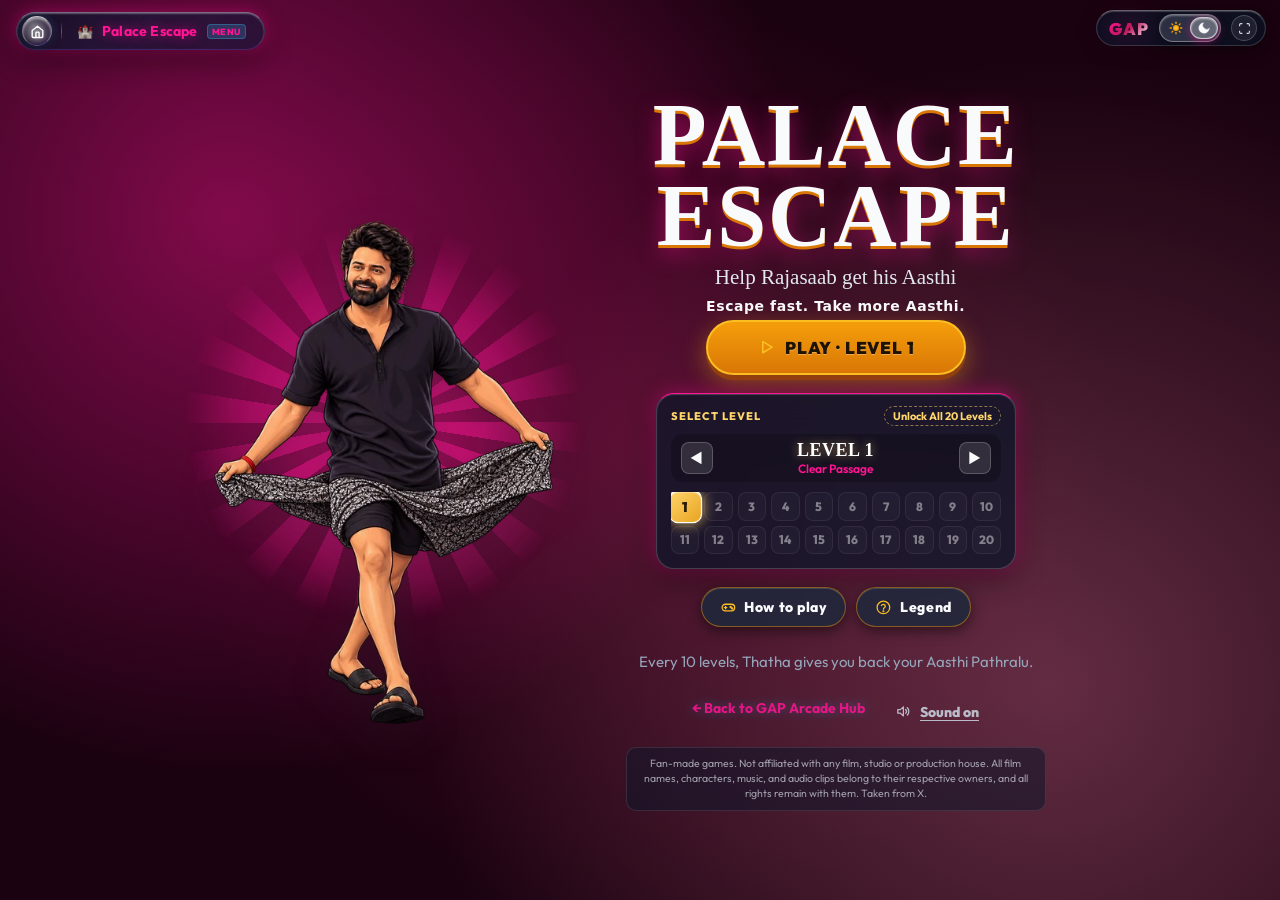
<file: palace-escape/index.html>
<!doctype html>
<html lang="en">
  <head>
    <meta charset="utf-8" />
    <meta name="viewport" content="width=device-width, initial-scale=1, viewport-fit=cover" />
    <meta name="theme-color" content="#ecebe8" />
    <meta name="apple-mobile-web-app-capable" content="yes" />
    <meta name="mobile-web-app-capable" content="yes" />
    <meta name="description" content="Palace Escape — a fast, funny palace chase. Dodge Dhayyam, the Crocodile and Thatha, and escape fast to take back more Aasthi." />
    <link rel="canonical" href="https://rajasaabenduktesavra.tfigames.com/" />
    <meta property="og:type" content="website" />
    <meta property="og:site_name" content="TFI Games" />
    <meta property="og:url" content="https://rajasaabenduktesavra.tfigames.com/" />
    <meta property="og:title" content="Palace Escape" />
    <meta property="og:description" content="Escape the palace. Claim your title: PAN INDIA NO.1 BACHELOR." />
    <meta property="og:image" content="https://tfigames.com/images/og.png" />
    <meta property="og:image:width" content="1200" />
    <meta property="og:image:height" content="630" />
    <meta name="twitter:card" content="summary_large_image" />
    <meta name="twitter:title" content="Palace Escape" />
    <meta name="twitter:description" content="Escape fast. Take more Aasthi." />
    <meta name="twitter:image" content="https://tfigames.com/images/og.png" />
    <title>Palace Escape</title>
    <link rel="icon" href="data:image/svg+xml,%3Csvg xmlns='http://www.w3.org/2000/svg' viewBox='0 0 64 64'%3E%3Crect width='64' height='64' rx='14' fill='%2333333a'/%3E%3Cpath d='M18 56V30q14-22 28 0v26z' fill='%23e3b448'/%3E%3Cpath d='M24 56V33q8-12 16 0v23z' fill='%23fff3c4'/%3E%3C/svg%3E" />
    <!-- The menu picture is the biggest thing on the first screen: ask for it early and first. -->
    <link rel="preload" href="assets/sprites/hero-new.webp" as="image" fetchpriority="high" />
    <!-- The game is a graph of ES modules; naming them all up front lets the browser fetch them in parallel
         instead of discovering them one level at a time. -->
    <link rel="modulepreload" href="js/main.js" />
    <link rel="modulepreload" href="js/config.js" />
    <link rel="modulepreload" href="js/input.js" />
    <link rel="modulepreload" href="js/audio.js" />
    <link rel="modulepreload" href="js/ui.js" />
    <link rel="modulepreload" href="js/renderer.js" />
    <link rel="modulepreload" href="js/game.js" />
    <link rel="modulepreload" href="js/share.js" />
    <link rel="modulepreload" href="js/aasthi.js" />
    <link rel="modulepreload" href="js/icons.js" />
    <link rel="modulepreload" href="js/levels.js" />
    <link rel="modulepreload" href="js/entities.js" />
    <link rel="modulepreload" href="js/smash.js" />
    <link rel="modulepreload" href="js/train.js" />
    <link rel="modulepreload" href="js/maze.js" />
    <link rel="modulepreload" href="js/herolimbs.js" />
    <link rel="modulepreload" href="js/walk.js" />
    <!-- Google Fonts Outfit & Inter -->
    <link rel="preconnect" href="https://fonts.googleapis.com">
    <link rel="preconnect" href="https://fonts.gstatic.com" crossorigin>
    <link href="https://fonts.googleapis.com/css2?family=Outfit:wght@400;500;600;700;800&family=Inter:wght@400;500;600;700&display=swap" rel="stylesheet">
    <link rel="stylesheet" href="css/style.css?v=2.5" />
    <link rel="stylesheet" href="css/v1x.css?v=2.5" />
    <link rel="stylesheet" href="css/theme-adapter.css?v=2.5" />
  </head>
  <body data-theme="dark">
    <!-- Top Left: Clean Modern Glass Navigation Pill with both Hub and Palace Escape Home -->
    <div class="game-match-bar glass-panel" id="gameMatchBar" role="navigation" aria-label="Game Navigation">
      <div class="match-bar-left">
        <a href="../#/" class="back-to-hub-btn seg-btn home-orb-btn" id="backToHubBtn" title="Back to All Games Hub" aria-label="Back to All Games Hub">
          <span class="home-icon-bubble">
            <svg class="home-icon-svg" viewBox="0 0 24 24" width="16" height="16" fill="none" stroke="currentColor" stroke-width="2.2" stroke-linecap="round" stroke-linejoin="round">
              <path d="M3.5 10.5L12 3.5l8.5 7V20a1.5 1.5 0 0 1-1.5 1.5H5A1.5 1.5 0 0 1 3.5 20v-9.5z"></path>
              <path d="M9.5 21.5V14a1 1 0 0 1 1-1h3a1 1 0 0 1 1 1v7.5"></path>
            </svg>
          </span>
        </a>
        <span class="pill-divider" aria-hidden="true"></span>
        <button type="button" class="palace-home-btn" id="palaceHomeNavBtn" title="Palace Escape Home • Choose Level" aria-label="Palace Escape Home • Choose Level">
          <span class="palace-home-icon">🏰</span>
          <span class="active-game-badge">Palace Escape</span>
          <span class="palace-home-tag">Menu</span>
        </button>
      </div>
    </div>

    <!-- Top Right: Universal GAP Floating Pill with Sea-Glass Sun/Moon Slider -->
    <header class="floating-pill-container" id="scenicNav">
      <div class="floating-pill glass-panel" id="floatingPill">
        <!-- GAP Brand Logo / Main Trigger -->
        <div class="nav-brand brand pill-brand" id="gapBrand" role="button" tabindex="0" title="GAP • Click to cycle color palette">
          <span class="logo-text" id="gapLogoText">GAP</span>
        </div>

        <!-- Center: Sea-Glass Theme Switcher Capsule (Sun / Moon Frosted Slider) -->
        <div class="sea-glass-theme-switch" id="themeGlassToggle" role="radiogroup" aria-label="Appearance Mode" title="Toggle Light / Dark Mode">
          <div class="sea-glass-thumb" id="themeGlassThumb"></div>
          <button class="sea-glass-btn" data-theme="light" type="button" role="radio" aria-checked="false" title="Switch to Light Mode" aria-label="Light Mode">
            <svg class="theme-icon sun-icon" viewBox="0 0 24 24" width="16" height="16" fill="none" stroke="currentColor" stroke-width="2" stroke-linecap="round" stroke-linejoin="round">
              <circle cx="12" cy="12" r="4.2" fill="#fbbf24" stroke="#f59e0b" stroke-width="1.8"/>
              <line x1="12" y1="2" x2="12" y2="4.2" stroke="#f59e0b" stroke-width="2.2"/>
              <line x1="12" y1="19.8" x2="12" y2="22" stroke="#f59e0b" stroke-width="2.2"/>
              <line x1="4.93" y1="4.93" x2="6.48" y2="6.48" stroke="#f59e0b" stroke-width="2.2"/>
              <line x1="17.52" y1="17.52" x2="19.07" y2="19.07" stroke="#f59e0b" stroke-width="2.2"/>
              <line x1="2" y1="12" x2="4.2" y2="12" stroke="#f59e0b" stroke-width="2.2"/>
              <line x1="19.8" y1="12" x2="22" y2="12" stroke="#f59e0b" stroke-width="2.2"/>
              <line x1="4.93" y1="19.07" x2="6.48" y2="17.52" stroke="#f59e0b" stroke-width="2.2"/>
              <line x1="17.52" y1="6.48" x2="19.07" y2="4.93" stroke="#f59e0b" stroke-width="2.2"/>
            </svg>
          </button>
          <button class="sea-glass-btn active" data-theme="dark" type="button" role="radio" aria-checked="true" title="Switch to Dark Mode" aria-label="Dark Mode">
            <svg class="theme-icon moon-icon" viewBox="0 0 24 24" width="15" height="15" fill="#f8fafc" stroke="#e2e8f0" stroke-width="0.8" stroke-linecap="round" stroke-linejoin="round">
              <path d="M21 12.79A9 9 0 1 1 11.21 3 7 7 0 0 0 21 12.79z"/>
            </svg>
          </button>
        </div>

        <!-- Fullscreen Button -->
        <button class="gap-icon-pill-btn" id="gapFsBtn" type="button" title="Toggle Fullscreen">
          <svg viewBox="0 0 24 24" width="13" height="13" fill="none" stroke="currentColor" stroke-width="2"><path d="M8 3H5a2 2 0 0 0-2 2v3m18 0V5a2 2 0 0 0-2-2h-3m0 18h3a2 2 0 0 0 2-2v-3M3 16v3a2 2 0 0 0 2 2h3"/></svg>
        </button>
      </div>
    </header>

    <div id="app">
      <header id="hud" class="hidden">
        <div class="hud-left">
          <div class="level-badge" aria-label="Level"><span>LEVEL</span><b id="hud-level">1</b></div>
          <div id="hud-progress" class="level-dots" aria-hidden="true"></div>
        </div>
        <div id="hud-powers" class="hud-powers" aria-live="polite"></div>
        <div class="hud-right">
          <div class="hud-stat hud-timer" aria-label="Time"><span class="hud-ico" data-icon="timer"></span><b id="hud-time">00:00</b></div>
          <div class="hud-stat hud-coins" aria-label="Total Aasthi"><span class="hud-ico" data-icon="coin"></span><b id="hud-aasthi">₹0.00 CR</b></div>
          <button id="btn-hud-home" class="icon-btn" aria-label="Palace Escape Home" title="Palace Escape Home • Choose Level" data-icon="home"></button>
          <button id="btn-bachelor-card" class="icon-btn hidden" aria-label="Aasthi Pathralu" data-icon="scroll"></button>
          <button id="btn-legend" class="icon-btn" aria-label="Legend" data-icon="help"></button>
          <button id="btn-pause" class="icon-btn" aria-label="Pause" data-icon="pause"></button>
        </div>
      </header>

      <main id="stage">
        <canvas id="game" aria-label="Palace maze"></canvas>
        <div id="banner" class="banner" aria-live="polite">
          <div class="banner-title"></div>
          <div class="banner-sub"></div>
        </div>
        <div id="toasts" class="toasts" aria-live="polite"></div>
        <div id="flash" class="flash"></div>
        <div id="countdown" class="countdown" aria-live="assertive"><div class="cd-level"></div><div class="cd-num"></div></div>
        <div id="danger" class="danger-vignette" aria-hidden="true"></div>
      </main>
    </div>

    <!-- Loading -->
    <section id="screen-loading" class="screen loading">
      <div class="loading-inner">
        <div class="loading-crest" data-icon="crown"></div>
        <div class="loading-title">PALACE ESCAPE</div>
        <div class="loading-bar"><i id="loading-progress"></i></div>
        <div class="loading-text">Polishing the palace floors…</div>
      </div>
    </section>

    <!-- Main menu -->
    <section id="screen-menu" class="screen menu show">
      <div class="menu-bg" aria-hidden="true"><i></i><i></i><i></i><i></i><i></i><i></i><i></i><i></i><i></i><i></i><i></i><i></i></div>
      <div class="menu-inner">
        <div class="menu-art">
          <div class="menu-sun"></div>
          <div class="menu-glow"></div>
          <img id="menu-hero" alt="The hero" src="assets/sprites/hero-new.webp" width="432" height="640" fetchpriority="high" decoding="async" />
        </div>
        <div class="menu-copy">
          <h1 class="title"><span>PALACE</span><span>ESCAPE</span></h1>
          <p class="menu-help">Help Rajasaab get his Aasthi</p>
          <p class="tagline-strong">Escape fast. Take more Aasthi.</p>
          <div class="menu-buttons">
            <button id="btn-play" class="btn primary big" disabled><span class="btn-ico" data-icon="play"></span><span id="btn-play-label">PLAY</span></button>
            
            <!-- Palace Escape Interactive Level Selector -->
            <div class="palace-level-hub" id="palaceLevelHub">
              <div class="level-hub-header">
                <span class="level-hub-label">SELECT LEVEL</span>
                <button type="button" class="level-unlock-toggle" id="btnUnlockAll" title="Unlock all levels">Unlock All 20 Levels</button>
              </div>
              <div class="level-stepper">
                <button type="button" class="level-step-btn" id="btnLevelPrev" aria-label="Previous Level" title="Previous Level">◀</button>
                <div class="level-stepper-display">
                  <span class="stepper-level-num" id="stepperLevelNum">LEVEL 1</span>
                  <span class="stepper-trap-name" id="stepperTrapName">Clear Passage</span>
                </div>
                <button type="button" class="level-step-btn" id="btnLevelNext" aria-label="Next Level" title="Next Level">▶</button>
              </div>
              <div class="level-chips-container">
                <div class="level-chips-grid" id="levelChipsGrid" role="group" aria-label="Select Level"></div>
              </div>
            </div>

            <div class="menu-row">
              <button id="btn-howto" class="btn ghost"><span class="btn-ico" data-icon="controller"></span>How to play</button>
              <button id="btn-menu-legend" class="btn ghost"><span class="btn-ico" data-icon="help"></span>Legend</button>
            </div>
          </div>
          <p class="tagline">Every 10 levels, Thatha gives you back your Aasthi Pathralu.</p>
          <div class="menu-links">
            <a href="../" id="btn-menu-back-gap" class="link" style="text-decoration:none;font-weight:700;color:var(--teal);margin-bottom:8px;">&#8592; Back to GAP Arcade Hub</a>
            <button id="btn-start-over" class="link hidden">Start over from Level 1</button>
            <button id="btn-menu-bachelor-card" class="link hidden"><span class="btn-ico" data-icon="scroll"></span>My Aasthi Pathralu</button>
            <button id="btn-mute-menu" class="link mute-toggle"></button>
            <div class="palace-disclaimer-credit">
              <p>Fan-made games. Not affiliated with any film, studio or production house. All film names, characters, music, and audio clips belong to their respective owners, and all rights remain with them. Taken from X.</p>
            </div>
          </div>
        </div>
      </div>
    </section>

    <!-- How to play -->
    <section id="modal-howto" class="overlay">
      <div class="card">
        <h2>HOW TO PLAY</h2>
        <ol class="howto">
          <li><span class="howto-icon" data-icon="door"></span><span>Reach the <b>glowing palace door</b> to escape each level.</span></li>
          <li><span class="howto-icon" data-icon="swipe"></span><span><b>Swipe</b> on the maze to move (on a computer, use <b>Arrow keys</b> or <b>WASD</b>). Turn early — you'll take it at the next junction.</span></li>
          <li><span class="howto-icon" data-icon="skull"></span><span>Caught? No lives lost. Hit <b>Restart Level</b> and try again — as many times as you like.</span></li>
          <li><span class="howto-icon" data-icon="bolt"></span><span>Grab power-ups from the first level. They activate automatically when touched.</span></li>
          <li><span class="howto-icon" data-icon="scroll"></span><span>Every 10 levels earns an <b>Aasthi Pathralu</b> with more palace wealth for a faster run.</span></li>
        </ol>
        <button class="btn primary" data-close>GOT IT</button>
      </div>
    </section>

    <!-- Legend -->
    <section id="modal-legend" class="overlay">
      <div class="card wide">
        <h2>LEGEND</h2>
        <div id="legend-trap" class="legend-item legend-trap hidden">
          <div class="legend-trap-icon" aria-hidden="true"></div>
          <div><b></b><ul></ul></div>
        </div>
        <div id="legend-grid" class="legend-grid"></div>
        <button class="btn primary" data-close>GOT IT</button>
      </div>
    </section>

    <!-- Power-ups -->
    <section id="modal-powers" class="overlay">
      <div class="card">
        <h2>POWER-UPS</h2>
        <div id="powers-list" class="powers-list"></div>
        <div class="powers-note">
          <img id="powers-hero2" alt="" />
          <p><b>All powers activate automatically!</b><br />While a power lasts, you transform.</p>
        </div>
        <button id="btn-powers-go" class="btn primary" data-primary>LET'S GO</button>
      </div>
    </section>

    <section id="modal-trap-brief" class="overlay splash">
      <div class="splash-inner trap-brief">
        <div class="splash-kicker">This round</div>
        <div id="trap-brief-icon" class="trap-brief-icon"></div>
        <h2 id="trap-brief-title">PALACE SHIFT</h2>
        <p id="trap-brief-lead" class="trap-brief-lead"></p>
        <ul id="trap-brief-points" class="trap-brief-points"></ul>
        <button id="btn-trap-brief-go" class="btn primary big" data-primary><span class="btn-ico" data-icon="play"></span><span class="btn-label">START</span></button>
      </div>
    </section>

    <!-- Pause -->
    <section id="modal-pause" class="overlay">
      <div class="card narrow">
        <h2>PAUSED</h2>
        <div class="stack">
          <button id="btn-resume" class="btn primary" data-primary><span class="btn-ico" data-icon="play"></span>RESUME</button>
          <button id="btn-pause-next" class="btn"><span class="btn-ico" data-icon="play"></span>SKIP TO NEXT LEVEL →</button>
          <button id="btn-pause-menu" class="btn"><span class="btn-ico" data-icon="home"></span>PALACE HOME · CHOOSE LEVEL</button>
          <button id="btn-pause-restart" class="btn ghost"><span class="btn-ico" data-icon="restart"></span>RESTART LEVEL</button>
          <button id="btn-mute-pause" class="link mute-toggle"></button>
          <a href="../#/" class="link" style="text-decoration:none;display:inline-flex;align-items:center;justify-content:center;gap:6px;"><span class="btn-ico" data-icon="home"></span>Exit to All Games Hub</a>
        </div>
      </div>
    </section>

    <!-- Caught -->
    <section id="card-caught" class="overlay soft caught-overlay">
      <div class="card narrow caught">
        <div class="caught-icon" data-icon="skull"></div>
        <h2>CHAMPESADU</h2>
        <button id="btn-restart" class="btn primary big" data-primary><span class="btn-ico" data-icon="restart"></span>RESTART LEVEL</button>
        <button id="btn-caught-skip" class="btn" style="margin-top:6px;"><span class="btn-ico" data-icon="play"></span>SKIP TO NEXT LEVEL →</button>
        <button id="btn-caught-menu" class="link"><span class="btn-ico" data-icon="home"></span>Main menu</button>
      </div>
    </section>

    <!-- Level complete -->
    <section id="card-complete" class="overlay soft complete-overlay">
      <canvas id="confetti-canvas" class="confetti-canvas" aria-hidden="true"></canvas>
      <div class="card narrow complete">
        <div class="complete-crown" data-icon="crown"></div>
        <h2>LEVEL COMPLETE</h2>
        <div id="complete-stars" class="stars" aria-label="Rating">
          <span class="star" data-icon="star"></span><span class="star" data-icon="star"></span><span class="star" data-icon="star"></span>
        </div>
        <div class="reward">
          <div class="reward-label">Aasthi earned</div>
          <div id="reward-amount" class="reward-amount">+₹0.00 CR</div>
          <div id="reward-total" class="reward-total"></div>
        </div>
        <div id="complete-stats" class="stat-chips"></div>
        <button id="btn-next" class="btn primary big" data-primary>NEXT LEVEL<span class="btn-ico" data-icon="chevron"></span></button>
      </div>
    </section>

    <!-- Final game completion (Level 20) -->
    <section id="card-game-end" class="overlay final">
      <div class="final-wrap">
        <div class="final-step game-end">
          <div class="poster game-end-poster">
            <div class="poster-brand">PALACE ESCAPE</div>
            <div class="poster-kicker">THE FINAL ESCAPE</div>
            <h2 class="poster-headline">THE PALACE<br />IS QUIET.</h2>
            <img class="game-end-art" id="game-end-art" alt="The hero after the final escape" />
            <p class="game-end-message">Eyana ochinappudu malli kaludham</p>
          </div>
          <p class="game-end-note">You completed all 20 levels.</p>
          <button id="btn-play-from-start" class="btn primary big" data-primary>PLAY FROM LEVEL 1</button>
          <button id="btn-game-end-menu" class="link">Main menu</button>
        </div>
      </div>
    </section>

    <!-- Always-available bachelor card -->
    <section id="modal-bachelor-card" class="overlay final">
      <div class="final-wrap">
        <div class="final-step">
          <canvas class="aasthi-canvas" id="bachelor-card-canvas" width="1122" height="1402" role="img" aria-label="Your Aasthi Pathralu card"></canvas>
          <div class="final-controls">
            <form class="claim-form" autocomplete="off">
              <label for="bachelor-name-input">Name:</label>
              <input id="bachelor-name-input" class="card-name-input" type="text" maxlength="24" placeholder="Your name" enterkeyhint="done" />
              <label for="bachelor-photo-input">Photo (optional):</label>
              <input id="bachelor-photo-input" class="card-photo-input" type="file" accept="image/png,image/jpeg,image/webp" />
            </form>
            <div class="final-actions">
              <button id="btn-bachelor-share" class="btn primary big" data-primary>TAKE SCREENSHOT &amp; SHARE</button>
              <button id="btn-bachelor-close" class="link">Back to game</button>
            </div>
          </div>
        </div>
      </div>
    </section>

    <!-- Hero2 / reversed controls -->
    <section id="modal-hero2-mode" class="overlay">
      <div class="card">
        <img class="hero2-mode-art" id="hero2-mode-art" alt="" />
        <h2>HERO2 MODE!</h2>
        <p>You have reached the next palace wing. Hero2 is now your default avatar.</p>
        <p><b>Twist:</b> every movement control is reversed. Up moves down, left moves right — on keyboard, taps and swipes.</p>
        <button id="btn-hero2-mode-go" class="btn primary" data-primary>I'M READY</button>
      </div>
    </section>

    <!-- Final -->
    <section id="card-final" class="overlay final">
      <div class="final-wrap">
        <div class="final-step">
          <canvas class="aasthi-canvas" id="final-card-canvas" width="1122" height="1402" role="img" aria-label="Your Aasthi Pathralu card"></canvas>
          <div class="final-controls">
            <form class="claim-form" autocomplete="off">
              <label for="name-input">Name:</label>
              <input id="name-input" class="card-name-input" type="text" maxlength="24" placeholder="Your name" enterkeyhint="done" />
              <label for="photo-input">Photo (optional):</label>
              <input id="photo-input" class="card-photo-input" type="file" accept="image/png,image/jpeg,image/webp" />
            </form>
            <div class="final-actions">
              <button id="btn-keep-going" class="btn primary big" data-primary>KEEP ESCAPING → LEVEL 11</button>
              <button id="btn-share" class="btn">TAKE SCREENSHOT &amp; SHARE</button>
            </div>
          </div>
        </div>
      </div>
    </section>

    <script>
      (function() {
        const brand = document.getElementById("gapBrand");
        const glassToggle = document.getElementById("themeGlassToggle");
        const fsBtn = document.getElementById("gapFsBtn");

        const DYNAMIC_PALETTES = [
          {
            id: "crimson",
            name: "Crimson (#DC143C)",
            brand: "#DC143C",
            flame: "#B22222",
            glow: "rgba(220, 20, 60, 0.5)",
            darkBg: "radial-gradient(circle at 18% 22%, rgba(220, 20, 60, 0.45) 0%, transparent 45%), radial-gradient(circle at 82% 78%, rgba(178, 34, 34, 0.4) 0%, transparent 50%), radial-gradient(circle at 50% 50%, rgba(255, 0, 0, 0.18) 0%, transparent 60%), #140205",
            lightBg: "radial-gradient(circle at 18% 22%, #fecdd3 0%, transparent 50%), radial-gradient(circle at 82% 78%, #ffe4e6 0%, transparent 50%), #fff1f2"
          },
          {
            id: "coral",
            name: "Coral (#FF7F50)",
            brand: "#FF7F50",
            flame: "#FF4500",
            glow: "rgba(255, 127, 80, 0.5)",
            darkBg: "radial-gradient(circle at 20% 25%, rgba(255, 127, 80, 0.45) 0%, transparent 45%), radial-gradient(circle at 80% 75%, rgba(255, 69, 0, 0.38) 0%, transparent 50%), radial-gradient(circle at 50% 50%, rgba(255, 99, 71, 0.2) 0%, transparent 60%), #140702",
            lightBg: "radial-gradient(circle at 20% 25%, #fed7aa 0%, transparent 50%), radial-gradient(circle at 80% 75%, #ffedd5 0%, transparent 50%), #fff7ed"
          },
          {
            id: "darkorange",
            name: "Dark Orange (#FF8C00)",
            brand: "#FF8C00",
            flame: "#EA580C",
            glow: "rgba(255, 140, 0, 0.5)",
            darkBg: "radial-gradient(circle at 18% 26%, rgba(255, 140, 0, 0.45) 0%, transparent 45%), radial-gradient(circle at 82% 74%, rgba(234, 88, 12, 0.38) 0%, transparent 50%), radial-gradient(circle at 50% 50%, rgba(249, 115, 22, 0.22) 0%, transparent 60%), #140801",
            lightBg: "radial-gradient(circle at 18% 26%, #fed7aa 0%, transparent 50%), radial-gradient(circle at 82% 74%, #ffedd5 0%, transparent 50%), #fff7ed"
          },
          {
            id: "gold",
            name: "Gold (#FFD700)",
            brand: "#FFD700",
            flame: "#DAA520",
            glow: "rgba(255, 215, 0, 0.5)",
            darkBg: "radial-gradient(circle at 22% 20%, rgba(255, 215, 0, 0.42) 0%, transparent 45%), radial-gradient(circle at 78% 80%, rgba(218, 165, 32, 0.35) 0%, transparent 50%), radial-gradient(circle at 50% 50%, rgba(245, 158, 11, 0.22) 0%, transparent 60%), #140f02",
            lightBg: "radial-gradient(circle at 22% 20%, #fef08a 0%, transparent 50%), radial-gradient(circle at 78% 80%, #fde68a 0%, transparent 50%), #fefce8"
          },
          {
            id: "yellow",
            name: "Yellow (#FFFF00)",
            brand: "#FACC15",
            flame: "#EAB308",
            glow: "rgba(250, 204, 21, 0.5)",
            darkBg: "radial-gradient(circle at 20% 22%, rgba(250, 204, 21, 0.42) 0%, transparent 45%), radial-gradient(circle at 80% 78%, rgba(234, 179, 8, 0.35) 0%, transparent 50%), radial-gradient(circle at 50% 50%, rgba(253, 224, 71, 0.2) 0%, transparent 60%), #141102",
            lightBg: "radial-gradient(circle at 20% 22%, #fef08a 0%, transparent 50%), radial-gradient(circle at 80% 78%, #fef9c3 0%, transparent 50%), #fefce8"
          },
          {
            id: "chartreuse",
            name: "Chartreuse (#7FFF00)",
            brand: "#84CC16",
            flame: "#65A30D",
            glow: "rgba(132, 204, 22, 0.5)",
            darkBg: "radial-gradient(circle at 20% 20%, rgba(132, 204, 22, 0.42) 0%, transparent 45%), radial-gradient(circle at 80% 80%, rgba(101, 163, 13, 0.35) 0%, transparent 50%), radial-gradient(circle at 50% 50%, rgba(163, 230, 53, 0.2) 0%, transparent 60%), #0c1402",
            lightBg: "radial-gradient(circle at 20% 20%, #d9f99d 0%, transparent 50%), radial-gradient(circle at 80% 80%, #ecfccb 0%, transparent 50%), #f7fee7"
          },
          {
            id: "lime",
            name: "Lime Green (#32CD32)",
            brand: "#32CD32",
            flame: "#22C55E",
            glow: "rgba(50, 205, 50, 0.5)",
            darkBg: "radial-gradient(circle at 20% 20%, rgba(50, 205, 50, 0.42) 0%, transparent 45%), radial-gradient(circle at 80% 80%, rgba(34, 197, 94, 0.35) 0%, transparent 50%), radial-gradient(circle at 50% 50%, rgba(74, 222, 128, 0.2) 0%, transparent 60%), #021406",
            lightBg: "radial-gradient(circle at 20% 20%, #bbf7d0 0%, transparent 50%), radial-gradient(circle at 80% 80%, #dcfce7 0%, transparent 50%), #f0fdf4"
          },
          {
            id: "emerald",
            name: "Forest Emerald (#228B22)",
            brand: "#10B981",
            flame: "#059669",
            glow: "rgba(16, 185, 129, 0.5)",
            darkBg: "radial-gradient(circle at 20% 24%, rgba(5, 150, 105, 0.45) 0%, transparent 45%), radial-gradient(circle at 80% 76%, rgba(34, 139, 34, 0.38) 0%, transparent 50%), radial-gradient(circle at 50% 50%, rgba(46, 139, 87, 0.22) 0%, transparent 60%), #02120b",
            lightBg: "radial-gradient(circle at 20% 24%, #a7f3d0 0%, transparent 50%), radial-gradient(circle at 80% 76%, #6ee7b7 0%, transparent 50%), #ecfdf5"
          },
          {
            id: "springgreen",
            name: "Spring Green (#00FF7F)",
            brand: "#00FF7F",
            flame: "#00FA9A",
            glow: "rgba(0, 255, 127, 0.5)",
            darkBg: "radial-gradient(circle at 22% 22%, rgba(0, 255, 127, 0.4) 0%, transparent 45%), radial-gradient(circle at 78% 78%, rgba(0, 250, 154, 0.35) 0%, transparent 50%), radial-gradient(circle at 50% 50%, rgba(52, 211, 153, 0.2) 0%, transparent 60%), #02140e",
            lightBg: "radial-gradient(circle at 22% 22%, #a7f3d0 0%, transparent 50%), radial-gradient(circle at 78% 78%, #bbf7d0 0%, transparent 50%), #ecfdf5"
          },
          {
            id: "seagreen",
            name: "Sea Green (#2E8B57)",
            brand: "#20B2AA",
            flame: "#2E8B57",
            glow: "rgba(32, 178, 170, 0.5)",
            darkBg: "radial-gradient(circle at 20% 24%, rgba(46, 139, 87, 0.45) 0%, transparent 45%), radial-gradient(circle at 80% 76%, rgba(32, 178, 170, 0.38) 0%, transparent 50%), radial-gradient(circle at 50% 50%, rgba(13, 148, 136, 0.22) 0%, transparent 60%), #01140e",
            lightBg: "radial-gradient(circle at 20% 24%, #99f6e4 0%, transparent 50%), radial-gradient(circle at 80% 76%, #a7f3d0 0%, transparent 50%), #f0fdfa"
          },
          {
            id: "teal",
            name: "Teal (#008080)",
            brand: "#14B8A6",
            flame: "#0D9488",
            glow: "rgba(20, 184, 166, 0.5)",
            darkBg: "radial-gradient(circle at 18% 22%, rgba(13, 148, 136, 0.45) 0%, transparent 45%), radial-gradient(circle at 82% 78%, rgba(0, 128, 128, 0.4) 0%, transparent 50%), radial-gradient(circle at 50% 50%, rgba(0, 139, 139, 0.22) 0%, transparent 60%), #011413",
            lightBg: "radial-gradient(circle at 18% 22%, #99f6e4 0%, transparent 50%), radial-gradient(circle at 82% 78%, #ccfbf1 0%, transparent 50%), #f0fdfa"
          },
          {
            id: "cyan",
            name: "Cyan Aqua (#00FFFF)",
            brand: "#00FFFF",
            flame: "#00CED1",
            glow: "rgba(0, 255, 255, 0.55)",
            darkBg: "radial-gradient(circle at 20% 20%, rgba(0, 206, 209, 0.48) 0%, transparent 45%), radial-gradient(circle at 80% 80%, rgba(6, 182, 212, 0.4) 0%, transparent 50%), radial-gradient(circle at 50% 50%, rgba(34, 211, 238, 0.25) 0%, transparent 60%), #011417",
            lightBg: "radial-gradient(circle at 20% 20%, #a5f3fc 0%, transparent 50%), radial-gradient(circle at 80% 80%, #cffafe 0%, transparent 50%), #ecfeff"
          },
          {
            id: "turquoise",
            name: "Turquoise (#40E0D0)",
            brand: "#40E0D0",
            flame: "#20B2AA",
            glow: "rgba(64, 224, 208, 0.5)",
            darkBg: "radial-gradient(circle at 22% 24%, rgba(64, 224, 208, 0.45) 0%, transparent 45%), radial-gradient(circle at 78% 76%, rgba(32, 178, 170, 0.38) 0%, transparent 50%), radial-gradient(circle at 50% 50%, rgba(45, 212, 191, 0.22) 0%, transparent 60%), #021414",
            lightBg: "radial-gradient(circle at 22% 24%, #99f6e4 0%, transparent 50%), radial-gradient(circle at 78% 76%, #a5f3fc 0%, transparent 50%), #f0fdfa"
          },
          {
            id: "deepskyblue",
            name: "Deep Sky Blue (#00BFFF)",
            brand: "#00BFFF",
            flame: "#0284C7",
            glow: "rgba(0, 191, 255, 0.5)",
            darkBg: "radial-gradient(circle at 18% 22%, rgba(2, 132, 199, 0.48) 0%, transparent 45%), radial-gradient(circle at 82% 78%, rgba(0, 191, 255, 0.38) 0%, transparent 50%), radial-gradient(circle at 50% 50%, rgba(56, 189, 248, 0.24) 0%, transparent 60%), #030f1a",
            lightBg: "radial-gradient(circle at 18% 22%, #bae6fd 0%, transparent 50%), radial-gradient(circle at 82% 78%, #e0f2fe 0%, transparent 50%), #f0f9ff"
          },
          {
            id: "dodgerblue",
            name: "Dodger Blue (#1E90FF)",
            brand: "#1E90FF",
            flame: "#2563EB",
            glow: "rgba(30, 144, 255, 0.5)",
            darkBg: "radial-gradient(circle at 20% 20%, rgba(30, 144, 255, 0.46) 0%, transparent 45%), radial-gradient(circle at 80% 80%, rgba(70, 130, 180, 0.38) 0%, transparent 50%), radial-gradient(circle at 50% 50%, rgba(37, 99, 235, 0.24) 0%, transparent 60%), #040e1e",
            lightBg: "radial-gradient(circle at 20% 20%, #bfdbfe 0%, transparent 50%), radial-gradient(circle at 80% 80%, #dbeafe 0%, transparent 50%), #eff6ff"
          },
          {
            id: "royalblue",
            name: "Royal Blue (#4169E1)",
            brand: "#4169E1",
            flame: "#1D4ED8",
            glow: "rgba(65, 105, 225, 0.5)",
            darkBg: "radial-gradient(circle at 20% 25%, rgba(65, 105, 225, 0.46) 0%, transparent 45%), radial-gradient(circle at 80% 75%, rgba(0, 0, 205, 0.38) 0%, transparent 50%), radial-gradient(circle at 50% 50%, rgba(29, 78, 216, 0.24) 0%, transparent 60%), #050a20",
            lightBg: "radial-gradient(circle at 20% 25%, #c7d2fe 0%, transparent 50%), radial-gradient(circle at 80% 75%, #e0e7ff 0%, transparent 50%), #eef2ff"
          },
          {
            id: "navy",
            name: "Midnight Navy (#000080)",
            brand: "#60A5FA",
            flame: "#1E40AF",
            glow: "rgba(96, 165, 250, 0.45)",
            darkBg: "radial-gradient(circle at 18% 22%, rgba(25, 25, 112, 0.55) 0%, transparent 45%), radial-gradient(circle at 82% 78%, rgba(0, 0, 128, 0.45) 0%, transparent 50%), radial-gradient(circle at 50% 50%, rgba(30, 58, 138, 0.28) 0%, transparent 60%), #020617",
            lightBg: "radial-gradient(circle at 18% 22%, #cbd5e1 0%, transparent 50%), radial-gradient(circle at 82% 78%, #e2e8f0 0%, transparent 50%), #f8fafc"
          },
          {
            id: "slateblue",
            name: "Slate Blue (#6A5ACD)",
            brand: "#7B68EE",
            flame: "#6A5ACD",
            glow: "rgba(123, 104, 238, 0.5)",
            darkBg: "radial-gradient(circle at 22% 22%, rgba(123, 104, 238, 0.45) 0%, transparent 45%), radial-gradient(circle at 78% 78%, rgba(106, 90, 205, 0.38) 0%, transparent 50%), radial-gradient(circle at 50% 50%, rgba(99, 102, 241, 0.22) 0%, transparent 60%), #0d0920",
            lightBg: "radial-gradient(circle at 22% 22%, #ddd6fe 0%, transparent 50%), radial-gradient(circle at 78% 78%, #ede9fe 0%, transparent 50%), #f5f3ff"
          },
          {
            id: "indigo",
            name: "Electric Indigo (#4B0082)",
            brand: "#818CF8",
            flame: "#4F46E5",
            glow: "rgba(129, 140, 248, 0.5)",
            darkBg: "radial-gradient(circle at 20% 24%, rgba(75, 0, 130, 0.55) 0%, transparent 45%), radial-gradient(circle at 80% 76%, rgba(72, 61, 139, 0.45) 0%, transparent 50%), radial-gradient(circle at 50% 50%, rgba(79, 70, 229, 0.25) 0%, transparent 60%), #09031d",
            lightBg: "radial-gradient(circle at 20% 24%, #c7d2fe 0%, transparent 50%), radial-gradient(circle at 80% 76%, #e0e7ff 0%, transparent 50%), #eef2ff"
          },
          {
            id: "purple",
            name: "Purple Amethyst (#800080)",
            brand: "#C084FC",
            flame: "#9333EA",
            glow: "rgba(192, 132, 252, 0.5)",
            darkBg: "radial-gradient(circle at 22% 20%, rgba(147, 51, 234, 0.46) 0%, transparent 45%), radial-gradient(circle at 78% 80%, rgba(128, 0, 128, 0.42) 0%, transparent 50%), radial-gradient(circle at 50% 50%, rgba(139, 0, 139, 0.24) 0%, transparent 60%), #12031c",
            lightBg: "radial-gradient(circle at 22% 20%, #e9d5ff 0%, transparent 50%), radial-gradient(circle at 78% 80%, #f3e8ff 0%, transparent 50%), #faf5ff"
          },
          {
            id: "orchid",
            name: "Medium Orchid (#BA55D3)",
            brand: "#BA55D3",
            flame: "#9932CC",
            glow: "rgba(186, 85, 211, 0.5)",
            darkBg: "radial-gradient(circle at 20% 24%, rgba(186, 85, 211, 0.45) 0%, transparent 45%), radial-gradient(circle at 80% 76%, rgba(153, 50, 204, 0.38) 0%, transparent 50%), radial-gradient(circle at 50% 50%, rgba(168, 85, 247, 0.22) 0%, transparent 60%), #14041d",
            lightBg: "radial-gradient(circle at 20% 24%, #f5d0fe 0%, transparent 50%), radial-gradient(circle at 80% 76%, #fae8ff 0%, transparent 50%), #fdf4ff"
          },
          {
            id: "magenta",
            name: "Magenta Fuchsia (#FF00FF)",
            brand: "#FF00FF",
            flame: "#D946EF",
            glow: "rgba(255, 0, 255, 0.55)",
            darkBg: "radial-gradient(circle at 20% 22%, rgba(255, 0, 255, 0.45) 0%, transparent 45%), radial-gradient(circle at 80% 78%, rgba(217, 70, 239, 0.38) 0%, transparent 50%), radial-gradient(circle at 50% 50%, rgba(192, 38, 211, 0.24) 0%, transparent 60%), #190119",
            lightBg: "radial-gradient(circle at 20% 22%, #f5d0fe 0%, transparent 50%), radial-gradient(circle at 80% 78%, #fae8ff 0%, transparent 50%), #fdf4ff"
          },
          {
            id: "deeppink",
            name: "Deep Pink (#FF1493)",
            brand: "#FF1493",
            flame: "#BE185D",
            glow: "rgba(255, 20, 147, 0.5)",
            darkBg: "radial-gradient(circle at 18% 24%, rgba(255, 20, 147, 0.45) 0%, transparent 45%), radial-gradient(circle at 82% 76%, rgba(219, 112, 147, 0.38) 0%, transparent 50%), radial-gradient(circle at 50% 50%, rgba(190, 24, 93, 0.22) 0%, transparent 60%), #1a0210",
            lightBg: "radial-gradient(circle at 18% 24%, #fbcfe8 0%, transparent 50%), radial-gradient(circle at 82% 76%, #fecdd3 0%, transparent 50%), #fff1f2"
          },
          {
            id: "silver",
            name: "Silver Slate (#C0C0C0)",
            brand: "#94A3B8",
            flame: "#475569",
            glow: "rgba(148, 163, 184, 0.45)",
            darkBg: "radial-gradient(circle at 20% 20%, rgba(148, 163, 184, 0.35) 0%, transparent 45%), radial-gradient(circle at 80% 80%, rgba(112, 128, 144, 0.32) 0%, transparent 50%), radial-gradient(circle at 50% 50%, rgba(71, 85, 105, 0.22) 0%, transparent 60%), #090d16",
            lightBg: "radial-gradient(circle at 20% 20%, #e2e8f0 0%, transparent 50%), radial-gradient(circle at 80% 80%, #cbd5e1 0%, transparent 50%), #f8fafc"
          }
        ];

        let currentPaletteIdx = 13; // Default Deep Sky Blue
        try {
          const savedPal = localStorage.getItem("gap_palette_idx");
          if (savedPal !== null && !isNaN(Number(savedPal))) {
            currentPaletteIdx = ((Number(savedPal) % DYNAMIC_PALETTES.length) + DYNAMIC_PALETTES.length) % DYNAMIC_PALETTES.length;
          }
        } catch {}

        function syncDynamicBackgrounds() {
          const p = DYNAMIC_PALETTES[currentPaletteIdx] || DYNAMIC_PALETTES[0];
          const curTheme = document.body.getAttribute("data-theme") || "dark";
          const activeBg = (curTheme === "light") ? p.lightBg : p.darkBg;

          document.body.style.setProperty("background", activeBg, "important");
          document.body.style.setProperty("background-attachment", "fixed", "important");
          document.body.style.setProperty("--bg", activeBg);

          const menuEl = document.getElementById("screen-menu");
          if (menuEl) {
            menuEl.style.setProperty("background", activeBg, "important");
            menuEl.style.setProperty("background-attachment", "fixed", "important");
          }
          const loadingEl = document.getElementById("screen-loading");
          if (loadingEl) {
            loadingEl.style.setProperty("background", activeBg, "important");
            loadingEl.style.setProperty("background-attachment", "fixed", "important");
          }
          const menuBgEl = document.querySelector("#screen-menu .menu-bg");
          if (menuBgEl) {
            menuBgEl.style.setProperty("background", "transparent", "important");
          }
        }

        function applyPalette(idx, pulsePill = false) {
          currentPaletteIdx = ((idx % DYNAMIC_PALETTES.length) + DYNAMIC_PALETTES.length) % DYNAMIC_PALETTES.length;
          const p = DYNAMIC_PALETTES[currentPaletteIdx];
          const root = document.documentElement;

          root.style.setProperty("--dyn-brand", p.brand);
          root.style.setProperty("--dyn-flame", p.flame);
          root.style.setProperty("--dyn-glow", p.glow);
          root.style.setProperty("--dyn-bg-dark", p.darkBg);
          root.style.setProperty("--dyn-bg-light", p.lightBg);
          root.style.setProperty("--brand", p.brand);
          root.style.setProperty("--accent", p.brand);
          root.style.setProperty("--accent-secondary", p.flame);
          root.style.setProperty("--accent-glow", p.glow);

          const gapText = document.getElementById("gapLogoText");
          if (gapText) {
            gapText.style.background = `linear-gradient(135deg, ${p.brand} 0%, ${p.flame} 50%, #ffffff 100%)`;
            gapText.style.webkitBackgroundClip = "text";
            gapText.style.webkitTextFillColor = "transparent";
            gapText.style.filter = `drop-shadow(0 0 14px ${p.glow})`;
          }
          if (brand) {
            brand.title = `GAP • Palette: ${p.name} (Click to cycle color palette)`;
          }
          if (pulsePill) {
            const pill = document.getElementById("floatingPill");
            if (pill) {
              pill.style.borderColor = p.brand;
              pill.style.boxShadow = `0 8px 24px rgba(0, 0, 0, 0.45), 0 0 20px ${p.glow}`;
              setTimeout(() => {
                pill.style.borderColor = "";
                pill.style.boxShadow = "";
              }, 600);
            }
          }

          syncDynamicBackgrounds();
          try { localStorage.setItem("gap_palette_idx", currentPaletteIdx); } catch {}
        }

        // Theme logic - Strictly Dark and Light
        function getSavedTheme() {
          try {
            const hub = JSON.parse(localStorage.getItem('hubState') || '{}');
            if (hub.theme === 'light' || hub.theme === 'dark') return hub.theme;
          } catch {}
          const gapTheme = localStorage.getItem('gap_theme');
          if (gapTheme === 'light' || gapTheme === 'white') return 'light';
          return 'dark';
        }

        function applyTheme(t) {
          if (t !== 'light') t = 'dark';
          document.documentElement.setAttribute('data-theme', t);
          document.body.setAttribute('data-theme', t);

          glassToggle?.querySelectorAll(".sea-glass-btn").forEach(b => {
            const isActive = (b.dataset.theme === t);
            b.classList.toggle("active", isActive);
            b.setAttribute("aria-checked", isActive ? "true" : "false");
          });

          syncDynamicBackgrounds();

          try {
            const hub = JSON.parse(localStorage.getItem('hubState') || '{}');
            hub.theme = t;
            localStorage.setItem('hubState', JSON.stringify(hub));
          } catch {}
          try { localStorage.setItem('gap_theme', t); } catch {}
        }

        // Initialize theme and palette immediately now that #screen-menu is in DOM
        applyTheme(getSavedTheme());
        applyPalette(currentPaletteIdx, false);

        brand?.addEventListener("click", function(e) {
          e.stopPropagation();
          applyPalette(currentPaletteIdx + 1, true);
          brand.classList.add("brand-click-pulse");
          setTimeout(() => brand.classList.remove("brand-click-pulse"), 400);
        });

        glassToggle?.addEventListener("click", function(e) {
          e.stopPropagation();
          const btn = e.target.closest(".sea-glass-btn");
          if (btn && btn.dataset.theme) {
            applyTheme(btn.dataset.theme);
            return;
          }
          const cur = document.body.getAttribute('data-theme') || 'dark';
          applyTheme(cur === 'light' ? 'dark' : 'light');
        });

        window.addEventListener("storage", function(e) {
          if (e.key === "gap_theme" || e.key === "hubState") {
            applyTheme(getSavedTheme());
          } else if (e.key === "gap_palette_idx" && e.newValue !== null && !isNaN(Number(e.newValue))) {
            applyPalette(Number(e.newValue), false);
          }
        });

        // Fullscreen
        fsBtn?.addEventListener("click", function(e) {
          e.stopPropagation();
          if (!document.fullscreenElement) {
            document.documentElement.requestFullscreen().catch(() => {});
          } else {
            document.exitFullscreen().catch(() => {});
          }
        });

        // Universal Return to Hub Navigation
        function returnToHub(e) {
          if (e) {
            e.preventDefault();
            e.stopPropagation();
          }
          try {
            if (window.location.protocol === "file:") {
              window.location.href = "../index.html#/";
            } else {
              window.location.href = "../#/";
            }
          } catch (_) {
            window.location.href = "../";
          }
        }

        const backBtn = document.getElementById("backToHubBtn");
        const palaceHomeBtn = document.getElementById("palaceHomeNavBtn");

        backBtn?.addEventListener("click", returnToHub);
        palaceHomeBtn?.addEventListener("click", function(e) {
          e.preventDefault();
          e.stopPropagation();
          if (window.palaceGame) {
            window.palaceGame.toMenu();
          } else {
            const pauseMenuBtn = document.getElementById("btn-pause-menu");
            if (pauseMenuBtn) pauseMenuBtn.click();
          }
        });
      })();
    </script>
    <script type="module" src="js/main.js?v=2.5"></script>
  </body>
</html>
</file>
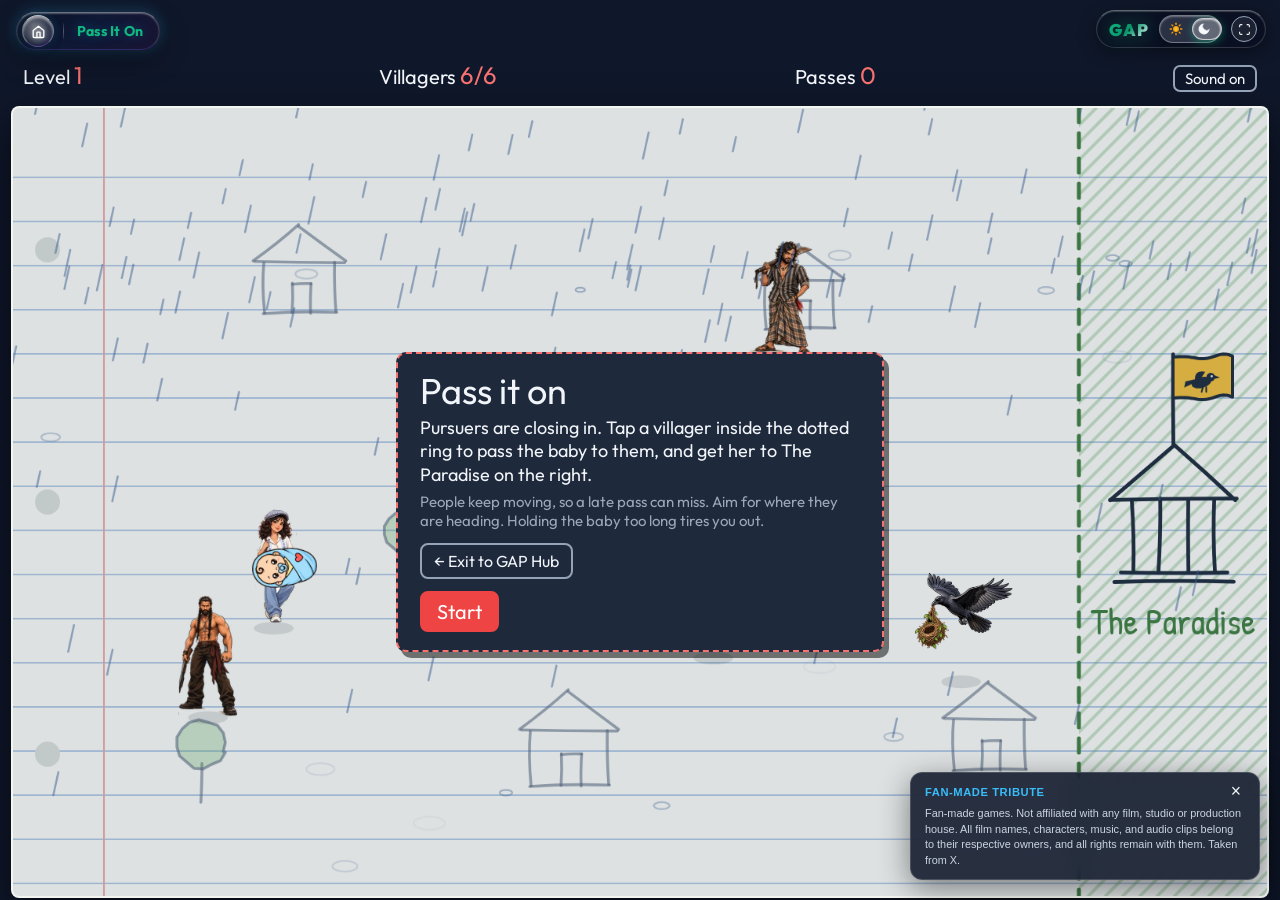
<file: pass-it-on/index.html>
<!doctype html>
<html lang="en">
<head>
<meta charset="utf-8">
<meta name="viewport" content="width=device-width, initial-scale=1, viewport-fit=cover">
<title>The Paradise Pass It On</title>
<meta name="description" content="Idi oka Manchi Koduku katha.">
<meta name="theme-color" content="#1b2027">
<link rel="icon" href="data:image/svg+xml,%3Csvg xmlns='http://www.w3.org/2000/svg' viewBox='0 0 100 100'%3E%3Ctext y='.9em' font-size='90'%3E%F0%9F%91%B6%3C/text%3E%3C/svg%3E">
<link rel="preload" as="font" type="font/woff2" href="a-font-patrick-hand.2fed3514.woff2" crossorigin>
<link rel="preload" as="image" href="a-sprite-tribal.fee10ba9.webp">
<link rel="preload" as="image" href="a-sprite-crow.d9626ba3.webp">
<link rel="preload" as="image" href="a-sprite-woman.85cc15bb.webp">
<link rel="preload" as="image" href="a-sprite-man.90fd97ce.webp">
<link rel="preload" as="image" href="a-sprite-dog.c5470c8c.webp">
<link rel="preload" as="image" href="a-sprite-mach.c706f850.webp">
<link rel="preload" as="image" href="a-sprite-cop.8ea47034.webp">
<link rel="preload" as="image" href="a-sprite-cop3.d43f7614.webp">
<link rel="preload" as="image" href="a-baby.4f022132.png">
<!-- Google Fonts Outfit & Inter -->
<link rel="preconnect" href="https://fonts.googleapis.com">
<link rel="preconnect" href="https://fonts.gstatic.com" crossorigin>
<link href="https://fonts.googleapis.com/css2?family=Outfit:wght@400;500;600;700;800&family=Inter:wght@400;500;600;700&display=swap" rel="stylesheet">
<style>
@font-face{font-family:'Patrick Hand';font-style:normal;font-weight:400;font-display:swap;src:url(a-font-patrick-hand.2fed3514.woff2) format('woff2');unicode-range:U+0000-00FF, U+0131, U+0152-0153, U+02BB-02BC, U+02C6, U+02DA, U+02DC, U+0304, U+0308, U+0329, U+2000-206F, U+20AC, U+2122, U+2191, U+2193, U+2212, U+2215, U+FEFF, U+FFFD}
*{-webkit-tap-highlight-color:transparent}
html,body,#hud,#stage,canvas{-webkit-user-select:none;user-select:none;-webkit-touch-callout:none}
body{touch-action:manipulation}
canvas{outline:none}
:root{
  --bg:#d9e0e6; --ink:#1d2a3a; --panel:#f6f8f7; --accent:#c8372d; --teal:#23867a; --muted:#566274;
  box-sizing:border-box;
  padding-top:env(safe-area-inset-top,0px);
  padding-bottom:env(safe-area-inset-bottom,0px);
}
@media (prefers-color-scheme: dark){
  :root:not([data-theme="light"]){ --bg:#161b22; --ink:#e6ebf2; --panel:#222a34; --accent:#ff6f61; --teal:#4cc2b2; --muted:#9aa7b8; }
}
:root[data-theme="dark"]{ --bg:#161b22; --ink:#e6ebf2; --panel:#222a34; --accent:#ff6f61; --teal:#4cc2b2; --muted:#9aa7b8; }
html{scroll-padding-top:env(safe-area-inset-top,0px)}
html,body{height:100%;margin:0}
body{
  background:var(--bg); color:var(--ink);
  font-family:'Patrick Hand','Comic Sans MS','Marker Felt',cursive; font-size:18px;
  display:flex; flex-direction:column; align-items:center; justify-content:center; gap:10px;
  overflow:hidden;
}
#hud {
    width: min(98vw, calc((98vh - 84px) * 1.6));
    max-width: 1400px;
    display: flex;
    justify-content: space-between;
    align-items: baseline;
    gap: 20px;
    font-size: 20px;
    padding: 0 10px;
    box-sizing: border-box;
    margin-top: 52px !important;
    margin-bottom: 6px;
    color: #f1f5f9;
    position: relative;
    z-index: 10;
  }
#hud b{color:var(--accent); font-weight:normal; font-size:24px}
#stage{position:relative; width:min(100vw - 16px, calc((100vh - 90px) * 1.6)); aspect-ratio:8/5}
canvas{width:100%; height:100%; display:block; border:2px solid var(--ink); border-radius:6px; touch-action:none; cursor:pointer; background:#f1f3ee}
#overlay{
  position:absolute; inset:0; display:flex; align-items:center; justify-content:center; padding:12px;
}
#overlay[hidden]{display:none}
#card{
  background:var(--panel); color:var(--ink); border:2.5px dashed var(--ink); border-radius:10px;
  padding:18px 22px; max-width:440px; text-align:left; box-shadow:5px 6px 0 rgba(0,0,0,.18);
}
#card h1{margin:0 0 6px; font-weight:normal; font-size:36px; line-height:1.05}
#card p{margin:6px 0; line-height:1.3; max-width:60ch}
#card .small{color:var(--muted); font-size:15px}
.row{display:flex; gap:10px; flex-wrap:wrap; margin-top:12px}
button,.btn{
  font:inherit; font-size:20px; color:var(--ink); background:transparent; border:2.5px solid var(--ink);
  border-radius:8px; padding:6px 16px; cursor:pointer;
}
button.primary{background:var(--accent); color:#fff; border-color:var(--accent)}
button:focus-visible,.btn:focus-within{outline:3px solid var(--teal); outline-offset:2px}
.btn input{position:absolute; width:1px; height:1px; opacity:0}
button.sm,.btn.sm{font-size:15px;padding:2px 10px;border-width:2px;border-radius:7px}
details{margin-top:10px} summary{cursor:pointer;font-size:19px}
.srow{display:flex;gap:6px;align-items:center;flex-wrap:wrap;margin:6px 0} .srow .lbl{width:92px}
#card{max-height:calc(100% - 8px);overflow:auto}
@media (max-width:520px){ #card h1{font-size:30px} body{font-size:16px} #hud{font-size:16px} #hud b{font-size:20px} }

.row{flex-wrap:nowrap}
.row>button,.row>a.btn{font-size:var(--bf,20px);padding:6px .75em;white-space:nowrap;flex:0 0 auto}
.row.tight>a.follow span,#sheetBar.tight>a.follow span{display:none}
#oCard{font-size:calc(var(--bf,20px)*.85);border:0;border-radius:4px;text-decoration:underline;text-underline-offset:3px;padding:6px 4px}
#cardSheet{position:fixed;inset:0;z-index:60;background:rgba(27,32,39,.96);overflow:auto;-webkit-overflow-scrolling:touch;
  -webkit-user-select:text;user-select:text;-webkit-touch-callout:default;
  padding:max(10px,env(safe-area-inset-top)) 10px 0 10px}
#cardSheet:after{content:'';display:block;height:10px}
#cardSheet[hidden]{display:none}
#sheetInner{max-width:520px;margin:0 auto;padding-bottom:84px}
#sheetMsg{color:#fff8e6;text-align:center;font-size:18px;margin:26px 8px}
#sheetBar{position:sticky;bottom:8px;max-width:520px;margin:0 auto;border-radius:14px;display:flex;gap:10px;justify-content:center;flex-wrap:nowrap;align-items:center;
  padding:10px 10px max(12px,env(safe-area-inset-bottom));background:rgba(27,32,39,.97);border:2px solid rgba(255,248,230,.25)}
#sheetBar>button,#sheetBar>a.follow{background:var(--panel);color:var(--ink);font-size:var(--bf,18px);padding:6px .65em;white-space:nowrap;flex:0 0 auto}
#sheetBar #sheetGo{background:#f2c94c}

a.follow[hidden]{display:none!important}
a.follow{display:inline-flex;align-items:center;gap:8px;text-decoration:none;white-space:nowrap;line-height:normal}
a.follow svg{width:.85em;height:.85em;flex:none}
.row a.follow{margin-left:auto}
a.follow:active{transform:translate(1px,1px)}
#sheetBar>a.follow{margin-left:auto}
#sheetInner{padding-bottom:12px}

  /* Responsive Fullscreen & Theme Adaptations */
  body[data-theme="dark"] {
    background: #0f172a !important;
    color: #f1f5f9 !important;
  }
  body[data-theme="dark"] #hud {
    color: #f1f5f9 !important;
  }
  body[data-theme="dark"] #hud b {
    color: #f87171 !important;
  }
  body[data-theme="dark"] canvas {
    border: 2px solid rgba(255, 255, 255, 0.15) !important;
    box-shadow: 0 16px 40px rgba(0, 0, 0, 0.6) !important;
  }
  body[data-theme="dark"] #card {
    background: #1e293b !important;
    color: #f1f5f9 !important;
    border-color: #f87171 !important;
    box-shadow: 5px 6px 0 rgba(0, 0, 0, 0.5) !important;
  }
  body[data-theme="dark"] button,
  body[data-theme="dark"] .btn {
    border-color: #94a3b8 !important;
    color: #f1f5f9 !important;
  }
  body[data-theme="dark"] button.primary {
    background: #ef4444 !important;
    border-color: #ef4444 !important;
    color: #ffffff !important;
  }

  body[data-theme="light"] {
    background: #f8fafc !important;
    color: #0f172a !important;
  }
  body[data-theme="light"] #hud {
    color: #0f172a !important;
  }
  body[data-theme="light"] #hud b {
    color: #dc2626 !important;
  }
  body[data-theme="light"] canvas {
    border: 2px solid #cbd5e1 !important;
    box-shadow: 0 16px 40px rgba(0, 0, 0, 0.1) !important;
  }
  body[data-theme="light"] #card {
    background: #ffffff !important;
    color: #0f172a !important;
    border-color: #1e293b !important;
    box-shadow: 5px 6px 0 rgba(0, 0, 0, 0.15) !important;
  }
  body[data-theme="light"] button,
  body[data-theme="light"] .btn {
    border-color: #334155 !important;
    color: #0f172a !important;
  }
  body[data-theme="light"] button.primary {
    background: #dc2626 !important;
    border-color: #dc2626 !important;
    color: #ffffff !important;
  }

</style>

<style>
  html, body {
    width: 100vw;
    height: 100vh;
    margin: 0;
    padding: 0;
    overflow: hidden;
    background: #121826;
    display: flex;
    flex-direction: column;
    align-items: center;
    justify-content: center;
  }
  #hud {
    width: min(98vw, calc((98vh - 94px) * 1.6));
    max-width: 1400px;
    display: flex;
    justify-content: space-between;
    align-items: baseline;
    gap: 20px;
    font-size: 20px;
    padding: 0 10px;
    box-sizing: border-box;
    margin-top: 52px !important;
    margin-bottom: 6px;
    color: #f1f5f9;
    position: relative;
    z-index: 10;
  }
  #stage {
    position: relative;
    width: min(98vw, calc((98vh - 94px) * 1.6));
    aspect-ratio: 8 / 5;
    display: flex;
    align-items: center;
    justify-content: center;
  }
  canvas {
    width: 100% !important;
    height: 100% !important;
    display: block !important;
    border: 2px solid rgba(255, 255, 255, 0.2) !important;
    border-radius: 8px !important;
    box-shadow: 0 16px 40px rgba(0, 0, 0, 0.6) !important;
    touch-action: none !important;
    cursor: pointer !important;
    background: #f1f3ee !important;
  }
  /* Native Fullscreen Edge-to-Edge Enhancement */
  :fullscreen, :-webkit-full-screen {
    background: #090d14 !important;
  }
  :fullscreen #gapPassitonNav, :-webkit-full-screen #gapPassitonNav {
    top: 14px;
    opacity: 0.95;
  }
  :fullscreen #hud, :-webkit-full-screen #hud {
    position: fixed;
    top: 54px;
    left: 50%;
    transform: translateX(-50%);
    width: min(98vw, calc((100vh - 70px) * 1.6));
    z-index: 100;
  }
  :fullscreen #stage, :-webkit-full-screen #stage {
    width: min(100vw, calc(100vh * 1.6)) !important;
    height: min(100vh, calc(100vw / 1.6)) !important;
    max-width: 100vw !important;
    max-height: 100vh !important;
  }
  :fullscreen canvas, :-webkit-full-screen canvas {
    border: none !important;
    border-radius: 0 !important;
    box-shadow: none !important;
  }
</style>
<style>
/* =====================================================================================================
   GAP MODERN SEA-GLASS NAVIGATION & MATCH BAR (Aligned with Platform Layout)
   ===================================================================================================== */

/* Global UI Font */
.floating-pill-container, .game-match-bar, #hud, #card, button.sm, .btn {
  font-family: 'Outfit', 'Inter', -apple-system, BlinkMacSystemFont, "Segoe UI", Roboto, sans-serif !important;
}

/* Top Right: GAP Brand & Theme Slider Capsule */
.floating-pill-container {
  position: fixed !important;
  top: 10px !important;
  right: 14px !important;
  left: auto !important;
  transform: none !important;
  z-index: 100000 !important;
  display: flex !important;
  align-items: center !important;
  justify-content: flex-end !important;
  pointer-events: none !important;
  width: auto !important;
}

.floating-pill {
  pointer-events: auto;
  display: inline-flex;
  align-items: center;
  gap: 8px;
  height: 36px;
  padding: 0 8px 0 12px;
  border-radius: 9999px;
  background: rgba(11, 17, 32, 0.88);
  backdrop-filter: blur(24px) saturate(190%);
  -webkit-backdrop-filter: blur(24px) saturate(190%);
  border: 1px solid rgba(255, 255, 255, 0.16);
  border-top: 1px solid rgba(255, 255, 255, 0.35);
  box-shadow: 0 4px 18px rgba(0, 0, 0, 0.45), inset 0 1px 1px rgba(255, 255, 255, 0.2);
  transition: all 0.25s ease;
  user-select: none;
  -webkit-user-select: none;
}

body[data-theme="light"] .floating-pill {
  background: rgba(255, 255, 255, 0.94);
  border-color: rgba(15, 23, 42, 0.12);
  border-top-color: #ffffff;
  box-shadow: 0 4px 16px rgba(0, 0, 0, 0.08), inset 0 1px 1px #ffffff;
}

.pill-brand {
  display: inline-flex;
  align-items: center;
  gap: 4px;
  cursor: pointer;
  flex-shrink: 0;
  transition: transform 0.2s ease;
}

.pill-brand:hover {
  transform: scale(1.05);
}

.pill-brand .logo-text {
  font-size: 1.05rem;
  font-weight: 900;
  letter-spacing: 0.06em;
  background: linear-gradient(135deg, var(--dyn-brand, #38bdf8) 0%, var(--dyn-flame, #f43f5e) 52%, var(--dyn-brand, #38bdf8) 100%);
  -webkit-background-clip: text;
  -webkit-text-fill-color: transparent;
  filter: drop-shadow(0 0 10px var(--dyn-glow, rgba(56, 189, 248, 0.45)));
}

/* Sea-Glass Theme Switcher Capsule (Sun Left / Moon Right Slider) */
.sea-glass-theme-switch {
  position: relative;
  display: inline-flex;
  align-items: center;
  justify-content: space-between;
  height: 28px;
  width: 62px;
  padding: 2px;
  border-radius: 9999px;
  background: rgba(255, 255, 255, 0.14);
  border: 1.5px solid rgba(255, 255, 255, 0.35);
  backdrop-filter: blur(16px) saturate(180%);
  -webkit-backdrop-filter: blur(16px) saturate(180%);
  box-shadow: inset 0 1px 2px rgba(255, 255, 255, 0.35), 0 2px 8px rgba(0, 0, 0, 0.2);
  box-sizing: border-box;
  margin: 0 2px;
  cursor: pointer;
  user-select: none;
  transition: border-color 0.2s ease, box-shadow 0.2s ease, background 0.2s ease;
}

body[data-theme="light"] .sea-glass-theme-switch {
  background: rgba(255, 255, 255, 0.6);
  border-color: rgba(0, 0, 0, 0.12);
  box-shadow: inset 0 1px 2px rgba(255, 255, 255, 0.8), 0 2px 6px rgba(0, 0, 0, 0.06);
}

.sea-glass-thumb {
  position: absolute;
  top: 2px;
  bottom: 2px;
  left: 2px;
  width: calc((100% - 4px) / 2);
  border-radius: 9999px;
  background: rgba(255, 255, 255, 0.35);
  backdrop-filter: blur(12px);
  -webkit-backdrop-filter: blur(12px);
  border: 1px solid rgba(255, 255, 255, 0.85);
  box-shadow: 0 2px 8px rgba(0, 0, 0, 0.25), inset 0 1px 2px #ffffff;
  transition: transform 0.28s cubic-bezier(0.16, 1, 0.3, 1), background-color 0.2s ease, border-color 0.2s ease, box-shadow 0.2s ease;
  pointer-events: none;
  z-index: 1;
}

body[data-theme="light"] .sea-glass-thumb {
  transform: translateX(0%);
  background: rgba(255, 255, 255, 0.95);
  border-color: #ffffff;
  box-shadow: 0 2px 8px rgba(245, 158, 11, 0.25), inset 0 1px 2px #ffffff;
}

body[data-theme="dark"] .sea-glass-thumb,
body:not([data-theme="light"]) .sea-glass-thumb {
  transform: translateX(100%);
  background: rgba(255, 255, 255, 0.22);
  border-color: rgba(255, 255, 255, 0.65);
  box-shadow: 0 2px 8px var(--dyn-glow, rgba(56, 189, 248, 0.35)), inset 0 1px 2px rgba(255, 255, 255, 0.6);
}

.sea-glass-btn {
  position: relative;
  z-index: 2;
  flex: 1;
  height: 100%;
  display: inline-flex;
  align-items: center;
  justify-content: center;
  background: transparent;
  border: none;
  padding: 0;
  margin: 0;
  color: rgba(255, 255, 255, 0.55);
  cursor: pointer;
  transition: color 0.18s ease, transform 0.15s ease, opacity 0.18s ease;
  outline: none;
}

.sea-glass-btn.active {
  color: #ffffff;
}

body[data-theme="light"] .sea-glass-btn {
  color: rgba(15, 23, 42, 0.5);
}

body[data-theme="light"] .sea-glass-btn.active {
  color: #0f172a;
}

.sea-glass-btn svg {
  width: 14px;
  height: 14px;
}

.gap-icon-pill-btn {
  width: 26px;
  height: 26px;
  padding: 0;
  border-radius: 9999px;
  background: rgba(255, 255, 255, 0.08);
  border: 1px solid rgba(255, 255, 255, 0.18);
  color: rgba(255, 255, 255, 0.85);
  display: inline-flex;
  align-items: center;
  justify-content: center;
  cursor: pointer;
  transition: all 0.2s ease;
  flex-shrink: 0;
}

.gap-icon-pill-btn:hover {
  background: rgba(255, 255, 255, 0.2);
  color: #ffffff;
  transform: scale(1.05);
}

body[data-theme="light"] .gap-icon-pill-btn {
  background: rgba(0, 0, 0, 0.05);
  border-color: rgba(0, 0, 0, 0.1);
  color: #0f172a;
}

/* =========================================================================
   TOP LEFT: MODERN LUMINOUS GLASS NAVIGATION PILL (MATCHING MAIN HUB)
   ========================================================================= */

.game-match-bar {
  position: fixed !important;
  top: 12px !important;
  left: 16px !important;
  z-index: 99999 !important;
  display: inline-flex !important;
  align-items: center !important;
  gap: 6px !important;
  padding: 3px 12px 3px 4px !important;
  height: 38px !important;
  border-radius: 9999px !important;
  background: linear-gradient(
    135deg,
    rgba(10, 16, 32, 0.85) 0%,
    rgba(16, 26, 54, 0.78) 45%,
    rgba(28, 20, 52, 0.8) 100%
  ) !important;
  backdrop-filter: blur(24px) saturate(200%) !important;
  -webkit-backdrop-filter: blur(24px) saturate(200%) !important;
  border: 1px solid rgba(255, 255, 255, 0.16) !important;
  border-top: 1px solid rgba(255, 255, 255, 0.38) !important;
  border-bottom: 1px solid rgba(139, 92, 246, 0.25) !important;
  box-shadow: 0 10px 28px rgba(0, 0, 0, 0.42),
              0 0 16px var(--accent-glow, rgba(56, 189, 248, 0.3)),
              inset 0 1px 1.5px rgba(255, 255, 255, 0.3) !important;
  cursor: pointer !important;
  user-select: none !important;
  transition: all 0.22s cubic-bezier(0.16, 1, 0.3, 1) !important;
  box-sizing: border-box !important;
  pointer-events: auto !important;
}

body[data-theme="light"] .game-match-bar {
  background: linear-gradient(
    135deg,
    rgba(255, 255, 255, 0.88) 0%,
    rgba(240, 246, 255, 0.82) 50%,
    rgba(238, 242, 255, 0.85) 100%
  ) !important;
  backdrop-filter: blur(24px) saturate(190%) !important;
  -webkit-backdrop-filter: blur(24px) saturate(190%) !important;
  border: 1px solid rgba(255, 255, 255, 0.9) !important;
  border-top: 1px solid #ffffff !important;
  border-bottom: 1px solid rgba(139, 92, 246, 0.15) !important;
  box-shadow: 0 8px 24px rgba(0, 0, 0, 0.08),
              0 0 14px var(--accent-glow, rgba(56, 189, 248, 0.2)),
              inset 0 1px 1.5px #ffffff !important;
}

.match-bar-left {
  display: inline-flex !important;
  align-items: center !important;
  gap: 6px !important;
  min-width: 0 !important;
  flex-shrink: 0 !important;
}

/* Luminous Glass Home Orb Button */
.match-bar-left .back-to-hub-btn,
.match-bar-left .home-orb-btn {
  width: 30px !important;
  height: 30px !important;
  min-width: 30px !important;
  padding: 0 !important;
  margin: 0 0 0 1px !important;
  border-radius: 50% !important;
  display: inline-flex !important;
  align-items: center !important;
  justify-content: center !important;
  background: radial-gradient(
    circle at 35% 30%,
    rgba(255, 255, 255, 0.35) 0%,
    rgba(255, 255, 255, 0.14) 55%,
    rgba(139, 92, 246, 0.2) 100%
  ) !important;
  border: 1px solid rgba(255, 255, 255, 0.32) !important;
  border-top: 1.2px solid rgba(255, 255, 255, 0.7) !important;
  border-bottom: 1px solid rgba(139, 92, 246, 0.3) !important;
  box-shadow: 0 3px 8px rgba(0, 0, 0, 0.35),
              inset 0 2px 2.5px rgba(255, 255, 255, 0.55),
              inset 0 -1.5px 2px rgba(0, 0, 0, 0.3),
              0 0 10px rgba(56, 189, 248, 0.25) !important;
  color: #ffffff !important;
  cursor: pointer !important;
  text-decoration: none !important;
  transition: all 0.22s cubic-bezier(0.16, 1, 0.3, 1) !important;
  position: relative !important;
  overflow: hidden !important;
  flex-shrink: 0 !important;
}

.match-bar-left .home-icon-bubble {
  display: inline-flex !important;
  align-items: center !important;
  justify-content: center !important;
  width: 100% !important;
  height: 100% !important;
  color: #ffffff !important;
  filter: drop-shadow(0 0 3px rgba(255, 255, 255, 0.8)) !important;
  transition: all 0.22s cubic-bezier(0.16, 1, 0.3, 1) !important;
}

.match-bar-left .home-icon-svg {
  width: 15px !important;
  height: 15px !important;
  stroke: #ffffff !important;
  stroke-width: 2.2 !important;
}

.match-bar-left .back-to-hub-btn:hover,
.match-bar-left .home-orb-btn:hover {
  transform: translateY(-1px) scale(1.05) !important;
  background: radial-gradient(
    circle at 35% 30%,
    rgba(255, 255, 255, 0.48) 0%,
    rgba(255, 255, 255, 0.2) 55%,
    rgba(56, 189, 248, 0.35) 100%
  ) !important;
  border-color: rgba(255, 255, 255, 0.6) !important;
  border-top-color: #ffffff !important;
  box-shadow: 0 5px 16px rgba(0, 0, 0, 0.42),
              0 0 18px var(--accent-glow, rgba(56, 189, 248, 0.7)),
              inset 0 2px 3px #ffffff !important;
  color: #ffffff !important;
}

.match-bar-left .back-to-hub-btn:hover .home-icon-bubble,
.match-bar-left .home-orb-btn:hover .home-icon-bubble {
  filter: drop-shadow(0 0 6px var(--accent-glow, rgba(56, 189, 248, 0.9))) drop-shadow(0 0 2px #ffffff) !important;
}

.match-bar-left .back-to-hub-btn:active,
.match-bar-left .home-orb-btn:active {
  transform: translateY(0) scale(0.95) !important;
  box-shadow: 0 1px 4px rgba(0, 0, 0, 0.35),
              inset 0 1.5px 3px rgba(0, 0, 0, 0.4) !important;
}

/* Light Theme Adaptations for Home Orb Button */
body[data-theme="light"] .match-bar-left .back-to-hub-btn,
body[data-theme="light"] .match-bar-left .home-orb-btn {
  background: radial-gradient(
    circle at 35% 30%,
    rgba(255, 255, 255, 0.98) 0%,
    rgba(240, 246, 255, 0.88) 55%,
    rgba(224, 231, 255, 0.7) 100%
  ) !important;
  border: 1px solid rgba(255, 255, 255, 0.95) !important;
  border-top: 1.2px solid #ffffff !important;
  border-bottom: 1px solid rgba(139, 92, 246, 0.2) !important;
  box-shadow: 0 2px 6px rgba(0, 0, 0, 0.08),
              inset 0 2px 2.5px #ffffff,
              inset 0 -1px 2px rgba(0, 0, 0, 0.04),
              0 0 8px var(--accent-glow, rgba(56, 189, 248, 0.25)) !important;
  color: #1e293b !important;
}

body[data-theme="light"] .match-bar-left .back-to-hub-btn .home-icon-bubble,
body[data-theme="light"] .match-bar-left .home-orb-btn .home-icon-bubble {
  color: #0f172a !important;
  filter: drop-shadow(0 1px 1px rgba(255, 255, 255, 0.9)) !important;
}

body[data-theme="light"] .match-bar-left .back-to-hub-btn .home-icon-svg,
body[data-theme="light"] .match-bar-left .home-orb-btn .home-icon-svg {
  stroke: #0f172a !important;
}

body[data-theme="light"] .match-bar-left .back-to-hub-btn:hover,
body[data-theme="light"] .match-bar-left .home-orb-btn:hover {
  background: radial-gradient(
    circle at 35% 30%,
    #ffffff 0%,
    rgba(241, 245, 249, 0.95) 55%,
    rgba(224, 231, 255, 0.9) 100%
  ) !important;
  border-color: var(--dyn-brand, #0284c7) !important;
  box-shadow: 0 4px 12px rgba(0, 0, 0, 0.12),
              0 0 14px var(--accent-glow, rgba(2, 132, 199, 0.35)) !important;
}

body[data-theme="light"] .match-bar-left .back-to-hub-btn:hover .home-icon-bubble,
body[data-theme="light"] .match-bar-left .home-orb-btn:hover .home-icon-bubble {
  filter: drop-shadow(0 0 4px var(--accent-glow, rgba(2, 132, 199, 0.5))) !important;
  color: var(--dyn-brand, #0284c7) !important;
}

body[data-theme="light"] .match-bar-left .back-to-hub-btn:hover .home-icon-svg,
body[data-theme="light"] .match-bar-left .home-orb-btn:hover .home-icon-svg {
  stroke: var(--dyn-brand, #0284c7) !important;
}

/* Hairline Vertical Divider inside Pill */
.pill-divider {
  width: 1px !important;
  height: 16px !important;
  background: linear-gradient(
    to bottom,
    rgba(255, 255, 255, 0.05),
    rgba(255, 255, 255, 0.28) 50%,
    rgba(139, 92, 246, 0.2) 100%
  ) !important;
  margin: 0 3px !important;
  flex-shrink: 0 !important;
  display: inline-block !important;
}

body[data-theme="light"] .pill-divider {
  background: linear-gradient(
    to bottom,
    rgba(0, 0, 0, 0.04),
    rgba(0, 0, 0, 0.16) 50%,
    rgba(0, 0, 0, 0.04) 100%
  ) !important;
}

/* Active Game Badge inside Pill */
.active-game-badge {
  font-family: 'Outfit', -apple-system, sans-serif !important;
  font-weight: 700 !important;
  font-size: 0.88rem !important;
  letter-spacing: 0.2px !important;
  cursor: pointer !important;
  padding: 0 4px !important;
  user-select: none !important;
  white-space: nowrap !important;
  transition: all 0.2s ease !important;
  color: var(--dyn-brand, #38bdf8) !important;
  text-shadow: 0 0 12px var(--accent-glow, rgba(56, 189, 248, 0.3)) !important;
}

.active-game-badge:hover {
  filter: brightness(1.2) drop-shadow(0 0 6px var(--accent-glow, rgba(56, 189, 248, 0.5))) !important;
}

body[data-theme="light"] .active-game-badge {
  color: var(--dyn-brand, #0284c7) !important;
  text-shadow: none !important;
}

/* HUD Clearance */
#hud {
  margin-top: 56px !important;
}

/* Mobile & Mini Window Adaptations */
@media (max-width: 640px) {
  .floating-pill-container {
    top: 8px !important;
    right: 8px !important;
    left: auto !important;
    transform: none !important;
    justify-content: flex-end !important;
  }
  .floating-pill {
    height: 32px !important;
    padding: 0 6px 0 8px !important;
    gap: 5px !important;
  }
  .pill-brand .logo-text {
    font-size: 0.95rem !important;
  }
  .sea-glass-theme-switch {
    width: 52px !important;
    height: 24px !important;
  }
  .sea-glass-btn svg {
    width: 12px !important;
    height: 12px !important;
  }
  .gap-icon-pill-btn {
    width: 24px !important;
    height: 24px !important;
  }

  .game-match-bar {
    top: 8px !important;
    left: 8px !important;
    height: 34px !important;
    padding: 2px 8px 2px 3px !important;
    max-width: calc(100vw - 145px) !important;
  }
  .match-bar-left .back-to-hub-btn,
  .match-bar-left .home-orb-btn {
    width: 26px !important;
    height: 26px !important;
    min-width: 26px !important;
  }
  .active-game-badge {
    font-size: 0.76rem !important;
    max-width: 110px !important;
    overflow: hidden !important;
    text-overflow: ellipsis !important;
  }
  #hud {
    margin-top: 48px !important;
  }
}
</style>
</head>
<body data-theme="dark">

  <!-- Top Left: Single Clean Modern Glass Navigation Pill -->
  <div class="game-match-bar glass-panel" id="gameMatchBar">
    <div class="match-bar-left">
      <a href="../#/" class="back-to-hub-btn seg-btn home-orb-btn" id="backToHubBtn" title="Back to All Games" aria-label="Back to All Games">
        <span class="home-icon-bubble">
          <svg class="home-icon-svg" viewBox="0 0 24 24" width="16" height="16" fill="none" stroke="currentColor" stroke-width="2.2" stroke-linecap="round" stroke-linejoin="round">
            <path d="M3.5 10.5L12 3.5l8.5 7V20a1.5 1.5 0 0 1-1.5 1.5H5A1.5 1.5 0 0 1 3.5 20v-9.5z"></path>
            <path d="M9.5 21.5V14a1 1 0 0 1 1-1h3a1 1 0 0 1 1 1v7.5"></path>
          </svg>
        </span>
      </a>
      <span class="pill-divider" aria-hidden="true"></span>
      <span class="active-game-badge">Pass It On</span>
    </div>
  </div>

  <!-- Top Right: Universal GAP Floating Pill with Sea-Glass Sun/Moon Slider -->
  <header class="floating-pill-container" id="scenicNav">
    <div class="floating-pill glass-panel" id="floatingPill">
      <!-- GAP Brand Logo / Main Trigger -->
      <div class="nav-brand brand pill-brand" id="gapBrand" role="button" tabindex="0" title="GAP • Click to cycle color palette">
        <span class="logo-text" id="gapLogoText">GAP</span>
      </div>

      <!-- Center: Sea-Glass Theme Switcher Capsule (Sun / Moon Frosted Slider) -->
      <div class="sea-glass-theme-switch" id="themeGlassToggle" role="radiogroup" aria-label="Appearance Mode" title="Toggle Light / Dark Mode">
        <div class="sea-glass-thumb" id="themeGlassThumb"></div>
        <button class="sea-glass-btn" data-theme="light" type="button" role="radio" aria-checked="false" title="Switch to Light Mode" aria-label="Light Mode">
          <svg class="theme-icon sun-icon" viewBox="0 0 24 24" width="16" height="16" fill="none" stroke="currentColor" stroke-width="2" stroke-linecap="round" stroke-linejoin="round">
            <circle cx="12" cy="12" r="4.2" fill="#fbbf24" stroke="#f59e0b" stroke-width="1.8"/>
            <line x1="12" y1="2" x2="12" y2="4.2" stroke="#f59e0b" stroke-width="2.2"/>
            <line x1="12" y1="19.8" x2="12" y2="22" stroke="#f59e0b" stroke-width="2.2"/>
            <line x1="4.93" y1="4.93" x2="6.48" y2="6.48" stroke="#f59e0b" stroke-width="2.2"/>
            <line x1="17.52" y1="17.52" x2="19.07" y2="19.07" stroke="#f59e0b" stroke-width="2.2"/>
            <line x1="2" y1="12" x2="4.2" y2="12" stroke="#f59e0b" stroke-width="2.2"/>
            <line x1="19.8" y1="12" x2="22" y2="12" stroke="#f59e0b" stroke-width="2.2"/>
            <line x1="4.93" y1="19.07" x2="6.48" y2="17.52" stroke="#f59e0b" stroke-width="2.2"/>
            <line x1="17.52" y1="6.48" x2="19.07" y2="4.93" stroke="#f59e0b" stroke-width="2.2"/>
          </svg>
        </button>
        <button class="sea-glass-btn active" data-theme="dark" type="button" role="radio" aria-checked="true" title="Switch to Dark Mode" aria-label="Dark Mode">
          <svg class="theme-icon moon-icon" viewBox="0 0 24 24" width="15" height="15" fill="#f8fafc" stroke="#e2e8f0" stroke-width="0.8" stroke-linecap="round" stroke-linejoin="round">
            <path d="M21 12.79A9 9 0 1 1 11.21 3 7 7 0 0 0 21 12.79z"/>
          </svg>
        </button>
      </div>

      <!-- Fullscreen Button -->
      <button class="gap-icon-pill-btn" id="gapFsBtn" type="button" title="Toggle Fullscreen">
        <svg viewBox="0 0 24 24" width="13" height="13" fill="none" stroke="currentColor" stroke-width="2"><path d="M8 3H5a2 2 0 0 0-2 2v3m18 0V5a2 2 0 0 0-2-2h-3m0 18h3a2 2 0 0 0 2-2v-3M3 16v3a2 2 0 0 0 2 2h3"/></svg>
      </button>
    </div>
  </header>

  <script>
    (function() {
      const brand = document.getElementById("gapBrand");
      const glassToggle = document.getElementById("themeGlassToggle");
      const fsBtn = document.getElementById("gapFsBtn");

      const DYNAMIC_PALETTES = [
        { id: "crimson", name: "Crimson (#DC143C)", brand: "#DC143C", flame: "#B22222", glow: "rgba(220, 20, 60, 0.5)" },
        { id: "sapphire", name: "Sapphire (#0F52BA)", brand: "#38bdf8", flame: "#0284c7", glow: "rgba(56, 189, 248, 0.5)" },
        { id: "emerald", name: "Emerald (#50C878)", brand: "#10b981", flame: "#059669", glow: "rgba(16, 185, 129, 0.5)" },
        { id: "amber", name: "Amber (#FFBF00)", brand: "#f59e0b", flame: "#d97706", glow: "rgba(245, 158, 11, 0.5)" },
        { id: "amethyst", name: "Amethyst (#9966CC)", brand: "#a855f7", flame: "#7e22ce", glow: "rgba(168, 85, 247, 0.5)" }
      ];

      let currentPaletteIdx = 0;
      try {
        const savedPal = localStorage.getItem("gap_palette_idx");
        if (savedPal !== null && !isNaN(Number(savedPal))) currentPaletteIdx = Number(savedPal) % DYNAMIC_PALETTES.length;
      } catch {}

      function applyPalette(idx) {
        currentPaletteIdx = idx % DYNAMIC_PALETTES.length;
        const p = DYNAMIC_PALETTES[currentPaletteIdx];
        document.documentElement.style.setProperty("--dyn-brand", p.brand);
        document.documentElement.style.setProperty("--dyn-flame", p.flame);
        document.documentElement.style.setProperty("--dyn-glow", p.glow);
        const gapText = document.getElementById("gapLogoText");
        if (gapText) {
          gapText.style.background = `linear-gradient(135deg, ${p.brand} 0%, ${p.flame} 50%, #ffffff 100%)`;
          gapText.style.webkitBackgroundClip = "text";
          gapText.style.webkitTextFillColor = "transparent";
        }
        try { localStorage.setItem("gap_palette_idx", currentPaletteIdx); } catch {}
      }
      applyPalette(currentPaletteIdx);

      brand?.addEventListener("click", function(e) {
        e.stopPropagation();
        applyPalette(currentPaletteIdx + 1);
        brand.classList.add("brand-click-pulse");
        setTimeout(() => brand.classList.remove("brand-click-pulse"), 400);
      });

      // Theme logic - Strictly Dark and Light (no Naruto, no Itachi)
      function getSavedTheme() {
        try {
          const hub = JSON.parse(localStorage.getItem('hubState') || '{}');
          if (hub.theme === 'light' || hub.theme === 'dark') return hub.theme;
        } catch {}
        const gapTheme = localStorage.getItem('gap_theme');
        if (gapTheme === 'light' || gapTheme === 'white') return 'light';
        return 'dark';
      }

      function applyTheme(t) {
        if (t !== 'light') t = 'dark';
        document.documentElement.setAttribute('data-theme', t);
        document.body.setAttribute('data-theme', t);

        glassToggle?.querySelectorAll(".sea-glass-btn").forEach(b => {
          const isActive = (b.dataset.theme === t);
          b.classList.toggle("active", isActive);
          b.setAttribute("aria-checked", isActive ? "true" : "false");
        });

        try {
          const hub = JSON.parse(localStorage.getItem('hubState') || '{}');
          hub.theme = t;
          localStorage.setItem('hubState', JSON.stringify(hub));
        } catch {}
        localStorage.setItem('gap_theme', t);
      }

      applyTheme(getSavedTheme());

      glassToggle?.addEventListener("click", function(e) {
        e.stopPropagation();
        const btn = e.target.closest(".sea-glass-btn");
        if (btn && btn.dataset.theme) {
          applyTheme(btn.dataset.theme);
          return;
        }
        const cur = document.body.getAttribute('data-theme') || 'dark';
        applyTheme(cur === 'light' ? 'dark' : 'light');
      });

      // Fullscreen
      fsBtn?.addEventListener("click", function(e) {
        e.stopPropagation();
        if (!document.fullscreenElement) {
          document.documentElement.requestFullscreen().catch(() => {});
        } else {
          document.exitFullscreen().catch(() => {});
        }
      });
    })();
  </script>
  <div id="hud" aria-live="polite">
  <span>Level <b id="hLevel">1</b></span>
  <span>Villagers <b id="hVill">6</b></span>
  <span>Passes <b id="hPass">0</b></span>
  <button class="sm" id="muteBtn" type="button">Sound on</button>
</div>
<div id="stage">
  <canvas id="c" aria-label="Game board. Tap a villager inside the dotted ring to pass the baby."></canvas>
  <div id="overlay">
    <div id="card">
      <h1 id="oTitle">Pass it on</h1>
      <p id="oText">Pursuers are closing in. Tap a villager inside the dotted ring to pass the baby to them, and get her to The Paradise on the right.</p>
      <p class="small" id="oSmall">People keep moving, so a late pass can miss. Aim for where they are heading. Holding the baby too long tires you out.</p>
      <div class="row"><a href="../" id="btnOverlayBackGap" class="btn" style="text-decoration:none;display:inline-flex;align-items:center;gap:6px;color:var(--teal);font-size:16px;border-color:var(--teal);">&#8592; Exit to GAP Hub</a></div>
    <div class="row">
        <button class="primary" id="oBtn">Start</button>
        <button id="oBtn2" type="button" hidden>Skip, go to level 11</button>
        <button id="oCard" type="button" hidden>My Gurthimpu Card</button>
        
      </div>
      </div>
  </div>
</div>

<div id="cardSheet" role="dialog" aria-modal="true" aria-label="Your Gurthimpu card" hidden>
  <div id="sheetInner">
    <p id="sheetMsg" role="status" aria-live="polite"></p>
    <div id="tfiMount"></div>
  </div>
  <div id="sheetBar">
    <button id="sheetBack" type="button">Back</button>
    <button id="sheetRetry" type="button" hidden>Try again</button>
    <button id="sheetGo" type="button" hidden>Continue to level 11</button>
    
  </div>
</div>

<script>
(function(){
'use strict';
var W=800,H=500,DPR=2;
var cv=document.getElementById('c');
var ctx=cv.getContext('2d'); ctx.imageSmoothingQuality='high';
cv.width=W*DPR; cv.height=H*DPR;
var reduced=window.matchMedia&&window.matchMedia('(prefers-reduced-motion: reduce)').matches;

var RANGE=205, ZONE_X=W-120;
var INK='#1d2a3a', RED='#c8372d';
var SPR={};
(function(){
  var defs={tribal:{src:"a-sprite-tribal.fee10ba9.webp",K:8,fw:127,fh:198,H:330,dh:64,hy:.5,mode:"walk",rate:1},crow:{src:"a-sprite-crow.d9626ba3.webp",K:8,fw:298,fh:228,H:380,dh:44,hy:.22,mode:"time",rate:2.2,hx:.38,lift:14},woman:{src:"a-sprite-woman.85cc15bb.webp",K:8,fw:66,dh:62,hy:0.5,mode:"walk",rate:1},man:{src:"a-sprite-man.90fd97ce.webp",K:8,fw:94,dh:66,hy:0.52,mode:"walk",rate:1},dog:{src:"a-sprite-dog.c5470c8c.webp",K:8,fw:131,dh:40,hy:0.6,mode:"time",rate:1.8},mach:{src:"a-sprite-mach.c706f850.webp",K:8,fw:114,dh:64,hy:0.5,mode:"walk",rate:1},cop:{src:"a-sprite-cop.8ea47034.webp",K:8,fw:106,dh:66,hy:0.5,mode:"time",rate:0.5},cop3:{src:"a-sprite-cop3.d43f7614.webp",K:8,fw:123,dh:66,hy:0.5,mode:"time",rate:0.5}};
  Object.keys(defs).forEach(function(k){var q=defs[k],im=new Image();im.src=q.src;SPR[k]={img:im,K:q.K,fw:q.fw,fh:q.fh||192,H:q.H||320,dh:q.dh,hy:q.hy,mode:q.mode,rate:q.rate,hx:q.hx,lift:q.lift};});
})();
var COLORS=['#23867a','#e0a030','#5b6bd6','#c2559a','#5aa05a','#d9703a','#4a90c2','#8e6bbf'];

// ---------- doodle helpers ----------
var FR=0;
function jit(seed,f){var r=Math.sin(seed*127.1+f*311.7)*43758.5453;return (r-Math.floor(r))*2-1;}
function wl(x1,y1,x2,y2,seed,amp){
  amp=amp||1;
  var a=jit(seed,FR)*amp,b=jit(seed+1,FR)*amp,c=jit(seed+2,FR)*amp,d=jit(seed+3,FR)*amp;
  ctx.beginPath(); ctx.moveTo(x1+a,y1+b);
  ctx.quadraticCurveTo((x1+x2)/2+c*1.5,(y1+y2)/2+d*1.5,x2+b,y2+a);
  ctx.stroke();
}
function wc(x,y,r,seed,fill){
  ctx.beginPath();
  var n=16;
  for(var i=0;i<=n;i++){
    var t=i/n*Math.PI*2+0.3, rr=r*(1+0.07*jit(seed+i,FR));
    var px=x+Math.cos(t)*rr, py=y+Math.sin(t)*rr;
    if(i)ctx.lineTo(px,py); else ctx.moveTo(px,py);
  }
  if(fill){ctx.fillStyle=fill;ctx.fill();}
  ctx.stroke();
}

// ---------- background (pre-rendered notebook page) ----------
var bg=document.createElement('canvas'); bg.width=W*DPR; bg.height=H*DPR;
function hut(x,y,s){
  wl(x,y,x+s,y,1); wl(x,y,x,y-s*.7,2); wl(x+s,y,x+s,y-s*.7,3);
  wl(x-6,y-s*.7,x+s/2,y-s*1.2,4); wl(x+s/2,y-s*1.2,x+s+6,y-s*.7,5); wl(x-6,y-s*.7,x+s+6,y-s*.7,6);
  wl(x+s*.4,y,x+s*.4,y-s*.4,7); wl(x+s*.4,y-s*.4,x+s*.65,y-s*.4,8); wl(x+s*.65,y-s*.4,x+s*.65,y,9);
}
function tree(x,y,s){
  wl(x,y,x,y-s*.6,11,.5); wc(x,y-s*.9,s*.38,12,'rgba(90,160,90,.28)');
}
function buildBg(){
  var real=ctx; var b=bg.getContext('2d'); ctx=b;
  b.setTransform(DPR,0,0,DPR,0,0);
  b.fillStyle='#f1f3ee'; b.fillRect(0,0,W,H);
  b.strokeStyle='#adc3dc'; b.lineWidth=1;
  for(var y=44;y<H;y+=28){b.beginPath();b.moveTo(0,y);b.lineTo(W,y);b.stroke();}
  b.strokeStyle='#e3a3a3'; b.beginPath(); b.moveTo(58,0); b.lineTo(58,H); b.stroke();
  b.fillStyle='#d4d9d4';
  [90,250,410].forEach(function(y){b.beginPath();b.arc(22,y,8,0,7);b.fill();});
  FR=3; b.lineCap='round'; b.lineJoin='round';
  b.strokeStyle='rgba(80,95,120,.55)'; b.lineWidth=1.8;
  hut(160,130,46); hut(330,430,50); hut(480,140,44); hut(600,420,46);
  tree(120,440,40); tree(390,250,38); tree(250,300,34);
  // safe zone hatching
  b.save(); b.beginPath(); b.rect(ZONE_X,0,W-ZONE_X,H); b.clip();
  b.strokeStyle='rgba(90,160,90,.32)'; b.lineWidth=2;
  for(var i=-H;i<W;i+=11){b.beginPath(); b.moveTo(ZONE_X+i,H); b.lineTo(ZONE_X+i+H,0); b.stroke();}
  b.restore();
  b.strokeStyle='#3d7a3d'; b.lineWidth=2.5; b.setLineDash([9,7]);
  b.beginPath(); b.moveTo(ZONE_X,0); b.lineTo(ZONE_X,H); b.stroke(); b.setLineDash([]);
  // temple
  b.strokeStyle=INK; b.lineWidth=2.4;
  var cx=W-60, by=300;
  wl(cx-38,by,cx+38,by,21); wl(cx-34,by-6,cx+34,by-6,22);
  [-26,-9,9,26].forEach(function(dx,i){wl(cx+dx,by-6,cx+dx,by-52,23+i);});
  wl(cx-40,by-52,cx,by-86,30); wl(cx,by-86,cx+40,by-52,31); wl(cx-40,by-52,cx+40,by-52,32);
  wl(cx,by-86,cx,by-144,33,.4);
  b.fillStyle='#3d7a3d'; b.textAlign='center';
  var fs=26; do{ b.font=fs+"px 'Patrick Hand','Comic Sans MS',cursive"; fs--; }while(b.measureText('The Paradise').width>108&&fs>12);
  b.fillText('The Paradise',cx,by+34);
  ctx=real;
}
buildBg();
if(document.fonts&&document.fonts.ready){document.fonts.ready.then(buildBg);}

// ---------- game state ----------
var state='menu', level=1, gameT=0, time=0;
var CARD_LEVEL=10;
var DEV=(location.hostname==='localhost'||location.hostname==='127.0.0.1'||/\.theparadiseclimax\.pages\.dev$/.test(location.hostname));
var TEST={level:0,win:null,done:false,lose:false,loseDone:false};
if(DEV){try{var qs=new URLSearchParams(location.search);TEST.level=parseInt(qs.get('level'),10)||0;TEST.win=qs.get('testwin');TEST.lose=qs.get('testlose')==='1';TEST.delay=parseInt(qs.get('testdelay'),10)||0;}catch(e){}}
var villagers=[], cops=[], floaters=[], spawnQ=[], passes=0, totalVill=6;
var baby={mode:'held',holder:null,x:0,y:0,z:0,from:null,to:null,t:0,dur:.5,h:50,target:null,scooper:null,spin:0};
var faces=[];

function rnd(a,b){return a+Math.random()*(b-a);}
function dist(a,b){return Math.hypot(a.x-b.x,a.y-b.y);}
function clamp(v,a,b){return Math.max(a,Math.min(b,v));}

function newTarget(v){ v.tx=rnd(50,W-40); v.ty=rnd(85,H-30); }

function makeVillager(i,x,y){
  var v={x:x,y:y,tx:x,ty:y,wait:rnd(0,1),phase:rnd(0,6),alive:true,fade:1,color:COLORS[i%COLORS.length],
    seed:i*37+5,face:null,stun:0,moving:false,facing:1,hold:0,panic:false,vx:0,vy:0};
  newTarget(v); return v;
}
function assignFaces(){ var k=0; villagers.forEach(function(v,i){ if(v.sprite){v.face=null;return;} v.face=faces[k++]||null; }); }

function initLevel(){
  villagers=[]; cops=[]; floaters=[]; passes=0; gameT=0; pending=null; taps=[]; fx=[]; trail=[];
  totalVill=6;
  var placed=[];
  for(var i=0;i<totalVill;i++){
    var x,y,tries=0;
    do{ x=i===0?rnd(110,200):rnd(90,ZONE_X-30); y=rnd(95,H-40); tries++; }
    while(tries<30&&placed.some(function(p){return Math.hypot(p.x-x,p.y-y)<60;}));
    placed.push({x:x,y:y});
    villagers.push(makeVillager(i,x,y));
  }
  villagers[0].sprite=SPR.woman; villagers[1].sprite=SPR.man; villagers[2].sprite=SPR.dog; villagers[2].spd=1.25; villagers[3].sprite=SPR.mach; villagers[4].sprite=SPR.crow; villagers[5].sprite=SPR.tribal; villagers[4].spd=1.2;
  assignFaces();
  baby.mode='held'; baby.holder=villagers[0]; baby.scooper=null; baby.target=null;
  var n=Math.min(8,2+level), gap=Math.max(1.8,3.3-level*.2);
  spawnQ=[]; for(var k=0;k<n;k++)spawnQ.push(3.5+k*gap);
  updateHud();
  if(level===CARD_LEVEL){prefetchKit();loadClaim();}
}
function spawnCop(){
  var r=Math.random(), x,y;
  if(r<.55){x=-18;y=rnd(90,H-30);} else if(r<.78){x=rnd(0,W*.45);y=45;} else {x=rnd(0,W*.45);y=H+24;}
  cops.push({sprite:(cops.length===2?SPR.cop3:SPR.cop),x:x,y:y,speed:34+level*6+rnd(0,6),stun:0,phase:rnd(0,6),facing:1,moving:true,seed:900+cops.length*13});
}

function babyPos(){ return baby.mode==='held'?{x:baby.holder.x,y:baby.holder.y}:{x:baby.x,y:baby.y}; }
function floatText(x,y,t){floaters.push({x:x,y:y,text:t,t:0});}

// ---------- update ----------
function wander(v,dt){
  var sp=0;
  if(v.wait>0){v.wait-=dt;}
  else{
    var d=Math.hypot(v.tx-v.x,v.ty-v.y);
    if(d<6){v.wait=rnd(.3,1.2);newTarget(v);}
    else sp=(38+level*2)*(v.spd||1);
    if(Math.random()<dt*(0.2+0.08*level))newTarget(v);
  }
  var dx=v.tx-v.x,dy=v.ty-v.y;
  // panic: flee a near pursuer (with hysteresis so it never flips back and forth)
  var near=null, nd=1e9;
  for(var i=0;i<cops.length;i++){ var c=cops[i], cd=Math.hypot(v.x-c.x,v.y-c.y); if(cd<nd){nd=cd;near=c;} }
  if(near&&nd<85)v.panicT=1.1; else v.panicT=Math.max(0,(v.panicT||0)-dt);
  if(v.panicT>0&&near){
    var ax=v.x-near.x, ay=v.y-near.y, al=Math.hypot(ax,ay)||1; ax/=al; ay/=al;
    if(v.x<80)ax+=(80-v.x)/40; if(v.x>W-80)ax-=(v.x-(W-80))/40;
    if(v.y<115)ay+=(115-v.y)/40; if(v.y>H-45)ay-=(v.y-(H-45))/40;
    v.panic=true; v.wasPanic=true; dx=ax; dy=ay; sp=58*(v.spd||1);
  }else{
    v.panic=false;
    if(v.wasPanic){v.wasPanic=false; newTarget(v); v.wait=0;}
  }
  return {dx:dx,dy:dy,sp:sp};
}
function updateVillager(v,dt){
  if(!v.alive){v.fade-=dt;return;}
  v.stun=Math.max(0,v.stun-dt);
  if(v.px!==undefined&&v.psp>1){
    var net=Math.hypot(v.x-v.px,v.y-v.py);
    if(net<v.psp*dt*.35)v.stuck=(v.stuck||0)+dt; else v.stuck=0;
    if(v.stuck>.4){v.stuck=0; if(!v.panic&&baby.holder!==v&&baby.scooper!==v){newTarget(v);v.wait=0;}}
  }
  v.px=v.x; v.py=v.y;
  var m;
  if(baby.mode==='held'&&baby.holder===v){
    v.hold+=dt; v.panic=false;
    var tired=Math.max(0,1-Math.max(0,v.hold-3.5)/4);
    m={dx:W-55-v.x,dy:(H/2+20-v.y)*.3,sp:22*tired};
    if(v.stun>0)m.sp=0;
  }else if(baby.mode==='scoop'&&baby.scooper===v){
    v.panic=false; m={dx:baby.x-v.x,dy:baby.y-v.y,sp:95};
  }else m=wander(v,dt);
  var d=Math.hypot(m.dx,m.dy)||1;
  var sp=m.sp;
  v.vx=m.dx/d*sp; v.vy=m.dy/d*sp;
  v.x=clamp(v.x+v.vx*dt,30,W-30); v.y=clamp(v.y+v.vy*dt,80,H-18);
  v.moving=sp>1; v.psp=sp;
  if(v.moving){
    v.phase+=dt*sp*.28;
    if(Math.abs(m.dx)>8){
      var want=m.dx>0?1:-1;
      if(want!==v.facing){v.faceT=(v.faceT||0)+dt; if(v.faceT>.2){v.facing=want;v.faceT=0;}} else v.faceT=0;
    }
  }
}
function updateCop(c,dt){
  c.stun=Math.max(0,c.stun-dt);
  var b=babyPos(), dx=b.x-c.x, dy=b.y-c.y, d=Math.hypot(dx,dy)||1;
  var sp=c.stun>0?0:c.speed;
  var mx=dx/d*sp, my=dy/d*sp;
  cops.forEach(function(o){ if(o===c)return; var ox=c.x-o.x,oy=c.y-o.y,od=Math.hypot(ox,oy);
    if(od<14&&od>0){mx+=ox/od*12;my+=oy/od*12;} });
  c.x+=mx*dt; c.y+=my*dt;
  c.moving=sp>0; if(c.moving)c.phase+=dt*sp*.28; if(Math.abs(dx)>8){
    var wantc=dx>0?1:-1;
    if(wantc!==c.facing){c.faceT=(c.faceT||0)+dt; if(c.faceT>.2){c.facing=wantc;c.faceT=0;}} else c.faceT=0;
  }
}
function pickScooper(){
  var best=null,bd=1e9;
  villagers.forEach(function(v){ if(!v.alive)return; var d=Math.hypot(v.x-baby.x,v.y-baby.y); if(d<bd){bd=d;best=v;} });
  baby.scooper=best; baby.mode='scoop';
}
function land(){
  var v=baby.target;
  baby.z=0;
  if(v&&v.alive){
    var d=Math.hypot(v.x-baby.to.x,v.y-baby.to.y);
    if(d<26){ baby.mode='held'; baby.holder=v; v.hold=0; floatText(v.x,v.y-70,'clean!'); SFX.clean(); trail=[]; if(ANIM)v.popT=.24; addSparks(v.x,v.y-30); return; }
    if(d<52){ baby.mode='held'; baby.holder=v; v.hold=0; v.stun=.7; floatText(v.x,v.y-70,'fumble'); SFX.fumble(); trail=[]; if(ANIM)v.wobT=.4; return; }
  }
  baby.x=baby.to.x; baby.y=baby.to.y; floatText(baby.x,baby.y-40,'dropped!'); SFX.drop(); trail=[]; baby.bounceT=ANIM?.5:0; addDust(baby.x,baby.y); addSplash(baby.x,baby.y);
  pickScooper();
}
function updateBaby(dt){
  if(baby.bounceT>0)baby.bounceT=Math.max(0,baby.bounceT-dt);
  if(baby.mode==='flying'){
    baby.t+=dt; var p=Math.min(1,baby.t/baby.dur);
    baby.x=baby.from.x+(baby.to.x-baby.from.x)*p; baby.y=baby.from.y+(baby.to.y-baby.from.y)*p;
    baby.z=4*baby.h*p*(1-p); baby.spin+=dt*9;
    if(ANIM){ trail.push({x:baby.x,y:baby.y,z:baby.z,t:0}); }
    if(p>=1)land();
  }else if(baby.mode==='scoop'){
    if(!baby.scooper||!baby.scooper.alive)pickScooper();
    var s=baby.scooper;
    if(s&&Math.hypot(s.x-baby.x,s.y-baby.y)<14){baby.mode='held';baby.holder=s;s.hold=0;s.stun=.5;floatText(s.x,s.y-70,'got her');}
  }
}
function lose(){ state='lost'; stopMusic(); SFX.caught(); showOverlay('They reached the baby','Too slow. Pass sooner and keep the chain moving toward The Paradise.','Try again','Level '+level); }
function win(){
  state='won'; stopMusic(); SFX.win();
  if(level>=FOLLOW_LEVEL)unlockFollow();
  if(level===CARD_LEVEL){
    cardUnlock(baby.holder); cardMode=true;
    showOverlay('Gurthimpu Card unlocked!','You cleared level 10. Claim your TFI Gurthimpu card, or skip and keep playing.','Claim your card','Passes used: '+passes);
    return;
  }
  cardMode=false;
  showOverlay('Oka dagad occhi mottham Jaathilo josh tecchindu, aat!','','Next level','Passes used: '+passes);
}
function separate(dt){
  var k=Math.min(1,dt*7);
  for(var i=0;i<villagers.length;i++){
    var a=villagers[i]; if(!a.alive)continue;
    for(var j=i+1;j<villagers.length;j++){
      var b=villagers[j]; if(!b.alive)continue;
      var dx=a.x-b.x, dy=a.y-b.y, d=Math.hypot(dx,dy);
      if(d<24){
        if(d<.01){dx=rnd(-1,1);dy=rnd(-1,1);d=Math.hypot(dx,dy)||1;}
        var p=(24-d)*.5*k, ux=dx/d, uy=dy/d;
        a.x=clamp(a.x+ux*p,30,W-30); a.y=clamp(a.y+uy*p,80,H-18);
        b.x=clamp(b.x-ux*p,30,W-30); b.y=clamp(b.y-uy*p,80,H-18);
      }
    }
  }
}
function update(dt){
  gameT+=dt;
  while(spawnQ.length&&gameT>=spawnQ[0]){spawnQ.shift();spawnCop();}
  villagers.forEach(function(v){updateVillager(v,dt);});
  separate(dt);
  villagers.forEach(function(v){ ['throwT','popT','wobT','readyT','ringT'].forEach(function(k){ if(v[k]>0)v[k]=Math.max(0,v[k]-dt); }); });
  if(pending){ pending.delay-=dt; if(pending.delay<=0){ var pt=pending.target; pending=null; launch(pt); } }
  taps.forEach(function(tp){tp.t+=dt;}); taps=taps.filter(function(tp){return tp.t<.35;});
  fx.forEach(function(f){ f.t+=dt; if(f.type==='dust'){f.x+=f.vx*dt; f.y+=f.vy*dt;} }); fx=fx.filter(function(f){return f.t<f.life;});
  trail.forEach(function(q){q.t+=dt;}); trail=trail.filter(function(q){return q.t<.22;});
  villagers=villagers.filter(function(v){return v.alive||v.fade>0;});
  updateBaby(dt);
  cops.forEach(function(c){updateCop(c,dt);});
  // win
  if(baby.mode==='held'&&baby.holder.x>=ZONE_X){win();return;}
  // collisions
  var bp=babyPos();
  for(var i=0;i<cops.length;i++){
    var c=cops[i];
    if(Math.hypot(c.x-bp.x,c.y-bp.y)<(baby.mode==='flying'?13:18)){lose();return;}
    if(c.stun>0)continue;
    for(var j=0;j<villagers.length;j++){
      var v=villagers[j];
      if(!v.alive||(baby.mode==='held'&&baby.holder===v))continue;
      if(Math.hypot(c.x-v.x,c.y-v.y)<16){v.alive=false;v.fade=1;c.stun=1.4;floatText(v.x,v.y-60,'!'); SFX.vcaught();break;}
    }
  }
  floaters.forEach(function(f){f.t+=dt;}); floaters=floaters.filter(function(f){return f.t<1.1;});
  updateHud();
}

// ---------- sound ----------
var AC=null, muted=false, custom={pass:null,caught:null};
function ac(){
  if(!AC){var C=window.AudioContext||window.webkitAudioContext; if(C){try{AC=new C();}catch(e){}}}
  if(AC&&AC.state==='suspended'){try{AC.resume();}catch(e){}}
  return AC;
}
function tone(f1,f2,dur,type,vol,delay){
  var a=ac(); if(!a||muted)return; var t=a.currentTime+(delay||0);
  var o=a.createOscillator(), g=a.createGain(); o.type=type||'sine';
  o.frequency.setValueAtTime(f1,t); o.frequency.exponentialRampToValueAtTime(Math.max(1,f2),t+dur);
  g.gain.setValueAtTime(0.0001,t); g.gain.exponentialRampToValueAtTime(vol,t+.015); g.gain.exponentialRampToValueAtTime(0.0001,t+dur);
  o.connect(g); g.connect(a.destination); o.start(t); o.stop(t+dur+.02);
}
function burst(dur,vol,f1,f2){
  var a=ac(); if(!a||muted)return; var t=a.currentTime;
  var n=Math.floor(a.sampleRate*dur), buf=a.createBuffer(1,n,a.sampleRate), d=buf.getChannelData(0);
  for(var i=0;i<n;i++)d[i]=Math.random()*2-1;
  var s=a.createBufferSource(); s.buffer=buf;
  var f=a.createBiquadFilter(); f.type='bandpass'; f.Q.value=1.2;
  f.frequency.setValueAtTime(f1,t); f.frequency.exponentialRampToValueAtTime(f2,t+dur);
  var g=a.createGain(); g.gain.setValueAtTime(0.0001,t); g.gain.exponentialRampToValueAtTime(vol,t+dur*.3); g.gain.exponentialRampToValueAtTime(0.0001,t+dur);
  s.connect(f); f.connect(g); g.connect(a.destination); s.start(t);
}
function playBuf(buf){
  var a=ac(); if(!a||muted||!buf)return null;
  var s=a.createBufferSource(); s.buffer=buf; s.connect(a.destination); s.start(0,0,3);
  return s;
}
var DEF={pass:"a-whoosh.03b93988.mp3",caught:"a-caught.a03bfc2d.mp3"};
var BGM="a-music.e9c23339.mp3", bgBuf=null, bgSrc=null, bgGain=null, BG_VOL=.75;
var introEnd=0, curIntro=null;
function playIntro(buf){
  var a=ac(); if(!a||muted||!buf)return;
  if(curIntro){try{curIntro.stop();}catch(e){}}
  var s=a.createBufferSource(); s.buffer=buf; s.connect(a.destination); s.start(); curIntro=s;
}
function startMusic(){
  var a=ac(); if(!a||!bgBuf)return;
  stopMusic(true);
  bgGain=a.createGain(); bgGain.gain.value=muted?0:BG_VOL; bgGain.connect(a.destination);
  var s=a.createBufferSource(); s.buffer=bgBuf; s.loop=true; s.connect(bgGain); s.start(a.currentTime+Math.max(0,introEnd-a.currentTime)); bgSrc=s;
}
function stopMusic(now){
  if(!bgSrc)return;
  var a=AC, s=bgSrc, g=bgGain; bgSrc=null; bgGain=null;
  try{ if(now){s.stop();} else { g.gain.setTargetAtTime(0,a.currentTime,.05); s.stop(a.currentTime+.35); } }catch(e){}
}
var STARTV="a-start.4d0d44c1.mp3", startBuf=null;
var WINV="a-success.8b6e1648.mp3", winBuf=null;
var VOICE=["a-pass1.b146aec8.mp3","a-pass2.a3344b28.mp3"], voiceBuf=[null,null], curVoice=null;
var defaults={pass:null,caught:null};
var PASS_VOL=.6; // volume of the two pass voice notes (1 = full, .6 = 60%)
function playVoice(buf,vol){
  var a=ac(); if(!a||muted||!buf)return;
  if(curVoice){try{curVoice.stop();}catch(e){}}
  var s=a.createBufferSource(); s.buffer=buf;
  var g=a.createGain(); g.gain.value=(vol===undefined?1:vol); s.connect(g); g.connect(a.destination); s.start(); curVoice=s;
}
var curCaught=null;
function stopOneShots(){
  if(curVoice){try{curVoice.stop();}catch(e){} curVoice=null;}
  if(curCaught){try{curCaught.stop();}catch(e){} curCaught=null;}
}
var SFX={
  pass:function(){ var vb=voiceBuf[passes%2===1?0:1]; if(vb){playVoice(vb,PASS_VOL);return;} if(custom.pass){playBuf(custom.pass);return;} if(defaults.pass){playBuf(defaults.pass);return;} burst(.28,.5,500,2600); tone(300,720,.2,'sine',.1); },
  clean:function(){ tone(660,660,.1,'triangle',.18); tone(880,880,.14,'triangle',.18,.09); },
  fumble:function(){ tone(220,120,.18,'square',.1); },
  drop:function(){ tone(400,90,.35,'sine',.22); },
  vcaught:function(){ burst(.18,.4,900,200); tone(160,70,.18,'sawtooth',.08); },
  caught:function(){ stopOneShots(); if(custom.caught){curCaught=playBuf(custom.caught);return;} if(defaults.caught){curCaught=playBuf(defaults.caught);return;} tone(500,120,.7,'sawtooth',.16); tone(250,60,.8,'square',.09,.1); },
  win:function(){ if(winBuf){playVoice(winBuf);return;} [523,659,784,1047].forEach(function(f,i){tone(f,f,.22,'triangle',.18,i*.12);}); }
};
function loadAudio(u){ return fetch(u).then(function(r){ if(!r.ok)throw new Error('audio'); return r.arrayBuffer(); }); }
try{ if(ac()){ loadAudio(STARTV).then(function(buf){return AC.decodeAudioData(buf.slice(0));}).then(function(d){startBuf=d;}).catch(function(){}); } }catch(e){}
VOICE.forEach(function(u,i){
  try{ if(ac()){ loadAudio(u).then(function(buf){return AC.decodeAudioData(buf.slice(0));}).then(function(d){voiceBuf[i]=d;}).catch(function(){}); } }catch(e){}
});
var bgLoading=false;
function loadBgm(){
  if(bgBuf||bgLoading)return; bgLoading=true;
  try{ if(ac()){ loadAudio(BGM).then(function(buf){return AC.decodeAudioData(buf.slice(0));}).then(function(d){bgBuf=d; if(state==='play'&&!bgSrc)startMusic();}).catch(function(){bgLoading=false;}); } }catch(e){bgLoading=false;}
}
var lateLoaded=false;
function loadLate(){
  if(lateLoaded)return; lateLoaded=true;
  ['pass','caught'].forEach(function(k){
    try{ if(ac()){ loadAudio(DEF[k]).then(function(buf){return AC.decodeAudioData(buf.slice(0));}).then(function(d){defaults[k]=d;}).catch(function(){}); } }catch(e){}
  });
    try{ if(ac()){ loadAudio(WINV).then(function(buf){return AC.decodeAudioData(buf.slice(0));}).then(function(d){winBuf=d;}).catch(function(){}); } }catch(e){}
}
var muteBtn=document.getElementById('muteBtn');
muteBtn.addEventListener('click',function(){ muted=!muted; muteBtn.textContent=muted?'Sound off':'Sound on'; if(muted){stopClaim();stopOneShots();}else if(!sheet.hidden){startClaim();} if(!muted)ac(); if(bgGain)bgGain.gain.value=muted?0:BG_VOL; });

// ---------- input ----------
// ---------- pass animations ----------
var ANIM=!reduced, taps=[], fx=[], pending=null, trail=[], THROW_TOTAL=.34, THROW_LAUNCH=.12;
function addTap(x,y,kind){ taps.push({x:x,y:y,t:0,kind:kind,seed:300+taps.length*7}); if(taps.length>8)taps.shift(); }
function addSparks(x,y){ if(!ANIM)return; for(var i=0;i<7;i++)fx.push({type:'spark',x:x,y:y,ang:i/7*Math.PI*2+rnd(-.2,.2),t:0,life:.32}); }
function addDust(x,y){ if(!ANIM)return; for(var i=0;i<6;i++)fx.push({type:'dust',x:x+rnd(-8,8),y:y+rnd(-2,2),vx:rnd(-26,26),vy:rnd(-20,-6),t:0,life:.5}); }
function addSplash(x,y){ for(var i=0;i<3;i++)ripples.push({x:x,y:y,t:-i*.07,s:2.2}); }
function leanAngle(v){
  if(!(v.throwT>0))return 0;
  var e=THROW_TOTAL-v.throwT, a;
  if(e<.12)a=-.14*(e/.12);
  else if(e<.18)a=-.14+.34*((e-.12)/.06);
  else a=.2*(1-(e-.18)/.16);
  return a*(v.throwDir||1);
}
function launch(best){
  var h=baby.holder;
  if(baby.mode!=='held'||!h||!best||!best.alive){ if(h)h.throwT=0; return; }
  var dd=dist(h,best), dur=.35+dd/600;
  var aim={x:clamp(best.x+best.vx*dur,30,W-30),y:clamp(best.y+best.vy*dur,80,H-18)};
  baby.mode='flying'; baby.from={x:h.x,y:h.y}; baby.to=aim; baby.t=0; baby.dur=dur;
  baby.h=40+dd*.25; baby.target=best; baby.x=h.x; baby.y=h.y; baby.z=0; h.hold=0;
  trail=[]; if(ANIM){best.readyT=dur; best.readyDir=h.x>best.x?1:-1;}
}
function tryPass(px,py){
  if(baby.mode!=='held'||baby.holder.stun>0||pending){addTap(px,py,'idle');return;}
  var h=baby.holder, best=null, bd=36;
  villagers.forEach(function(v){
    if(!v.alive||v===h)return;
    var d=Math.hypot(v.x-px,(v.y-32)-py); if(d<bd){bd=d;best=v;}
  });
  if(!best){addTap(px,py,'miss');return;}
  var dd=dist(h,best);
  if(dd>RANGE){floatText(best.x,best.y-70,'too far'); addTap(px,py,'far'); return;}
  addTap(px,py,'ok'); best.ringT=.3;
  h.facing=best.x>=h.x?1:-1; h.faceT=0;
  passes++; SFX.pass();
  if(ANIM){ h.throwDir=h.facing; h.throwT=THROW_TOTAL; pending={target:best,delay:THROW_LAUNCH}; }
  else launch(best);
}

cv.addEventListener('contextmenu',function(e){e.preventDefault();});
document.addEventListener('selectstart',function(e){var t=e.target;if(t&&t.closest&&t.closest('#cardSheet'))return;e.preventDefault();});
cv.addEventListener('pointerdown',function(e){
  e.preventDefault();
  try{var sel=window.getSelection&&window.getSelection(); if(sel&&sel.removeAllRanges)sel.removeAllRanges();}catch(err){}
  if(state!=='play')return;
  var r=cv.getBoundingClientRect();
  tryPass((e.clientX-r.left)/r.width*W,(e.clientY-r.top)/r.height*H);
});

// ---------- drawing ----------
var BABYIMG=new Image(); BABYIMG.src="a-baby.4f022132.png";
function drawBabyBundle(x,y,rot,sx){
  if(BABYIMG.complete&&BABYIMG.naturalWidth){
    ctx.save(); ctx.translate(x,y); ctx.rotate(rot); if(sx)ctx.scale(sx,1/Math.sqrt(sx));
    ctx.drawImage(BABYIMG,-18,-10.7,36,21.4);
    ctx.restore(); return;
  }
  drawBabyOld(x,y,rot);
}
function drawBabyOld(x,y,rot){
  ctx.save(); ctx.translate(x,y); ctx.rotate(rot); ctx.scale(1.5,1.5);
  ctx.lineCap='round'; ctx.lineJoin='round'; ctx.strokeStyle=INK; ctx.lineWidth=1.5;
  // swaddle cloth
  ctx.beginPath(); ctx.moveTo(-5,-4); ctx.quadraticCurveTo(6,-8,13,-1); ctx.quadraticCurveTo(14,5,8,6); ctx.quadraticCurveTo(-2,8,-6,3); ctx.closePath();
  ctx.fillStyle='#ffd3de'; ctx.fill(); ctx.stroke();
  ctx.lineWidth=1; wl(2,-5,5,6,73,.3); wl(7,-4,9,5,74,.3);
  // little hand
  ctx.fillStyle='#f6c9a0'; ctx.lineWidth=1.2; ctx.beginPath(); ctx.arc(-1,-3,1.8,0,7); ctx.fill(); ctx.stroke();
  // head with cap
  ctx.lineWidth=1.5; wc(-9,-1,5.8,70,'#f6c9a0');
  ctx.beginPath(); ctx.arc(-9,-2,5.9,Math.PI*1.02,Math.PI*1.98); ctx.closePath(); ctx.fillStyle='#fff'; ctx.fill(); ctx.stroke();
  // face
  ctx.fillStyle=INK; ctx.beginPath(); ctx.arc(-11,0,.9,0,7); ctx.arc(-7,0,.9,0,7); ctx.fill();
  ctx.fillStyle='rgba(240,110,130,.55)'; ctx.beginPath(); ctx.arc(-12.3,2,1.3,0,7); ctx.arc(-5.7,2,1.3,0,7); ctx.fill();
  ctx.lineWidth=1; ctx.beginPath(); ctx.arc(-9,2,1.6,.2,Math.PI-.2); ctx.stroke();
  ctx.restore();
}
function drawPerson(p,kind){
  var cop=kind==='cop', ink=cop?RED:INK;
  ctx.save(); ctx.translate(p.x,p.y); ctx.scale(1.15,1.15);
  if(p.alive===false)ctx.globalAlpha=Math.max(0,p.fade);
  var la=leanAngle(p); if(la)ctx.rotate(la);
  if(p.popT>0){ var pk=Math.sin(Math.PI*(1-p.popT/.24)); ctx.scale(1-.05*pk,1+.12*pk); }
  if(p.wobT>0){ ctx.rotate(Math.sin((.4-p.wobT)*40)*.13*(p.wobT/.4)); }
  if(p.readyT>0){ ctx.translate(0,-1.5); ctx.rotate(.06*(p.readyDir||1)); }
  ctx.lineCap='round'; ctx.lineJoin='round';
  var ph=p.phase, moving=p.moving, sw=moving?Math.sin(ph)*8:0, bob=moving?-Math.abs(Math.sin(ph))*2:0, f=p.facing||1;
  var holding=!cop&&baby.mode==='held'&&baby.holder===p;
  ctx.fillStyle='rgba(30,40,60,.13)'; ctx.beginPath(); ctx.ellipse(0,1,11,3.5,0,0,7); ctx.fill();
  if(p.sprite&&p.sprite.img.naturalWidth){
    var spr=p.sprite, im=spr.img, H320=spr.H, w320=spr.fw/spr.fh*H320, sc=spr.dh/320, hh=spr.dh, u;
    if(spr.mode==='walk'){ u=p.panic?time*2.6:(moving?ph/(2*Math.PI):time*.3); }
    else{ u=time*spr.rate*(moving?1.3:1); }
    var fi=Math.floor((((u%1)+1)%1)*spr.K)%spr.K;
    ctx.save(); ctx.translate(0,bob*1.5-(spr.lift||0)+(spr.lift?Math.sin(time*4+p.seed)*1.5:0)); ctx.rotate(moving?Math.sin(ph)*.05:0);
    if(p.panic)ctx.translate(Math.sin(time*9+p.seed)*.6,0);
    ctx.scale(f,1); ctx.scale(sc,sc); ctx.translate(-w320/2,-H320);
    ctx.drawImage(im,fi*spr.fw,0,spr.fw,spr.fh,0,0,w320,H320);
    ctx.restore();
    if(holding)drawBabyBundle(f*(spr.hx!==undefined?spr.hx*hh:6),-hh*spr.hy+bob-(spr.lift||0),f>0?-.1:.1);
    ctx.restore(); return;
  }
  ctx.strokeStyle=ink; ctx.lineWidth=2.2;
  wl(0,-18+bob,-sw*.9-2,0,p.seed+10); wl(0,-18+bob,sw*.9+2,0,p.seed+20);
  ctx.strokeStyle=cop?'#3b4f7a':p.color; ctx.lineWidth=7; wl(0,-18+bob,0,-33+bob,p.seed+30,.6);
  ctx.strokeStyle=ink; ctx.lineWidth=2.2;
  if(holding){
    wl(0,-31+bob,f*9,-25+bob,p.seed+40); wl(0,-29+bob,f*9,-23+bob,p.seed+41);
    drawBabyBundle(f*10,-25+bob,f>0?-.1:.1);
  }else if(p.panic){
    var w=Math.sin(FR*1.7+p.seed)*4;
    wl(0,-31,-9,-46+w,p.seed+50); wl(0,-31,9,-46-w,p.seed+51);
  }else if(cop){
    wl(0,-31+bob,f*11,-39+bob,p.seed+50); wl(f*11,-39+bob,f*14,-52+bob,p.seed+52,.5);
    wl(0,-31+bob,-sw*.6-4,-21,p.seed+51);
  }else{
    wl(0,-31+bob,-sw*.7-4,-21,p.seed+50); wl(0,-31+bob,sw*.7+4,-21,p.seed+51);
  }
  // head
  var hy=-43+bob;
  if(p.face){
    ctx.save(); ctx.beginPath(); ctx.arc(0,hy,10,0,7); ctx.clip(); ctx.drawImage(p.face,-10,hy-10,20,20); ctx.restore();
    ctx.strokeStyle=ink; ctx.lineWidth=2.2; wc(0,hy,10,p.seed+60);
  }else{
    ctx.strokeStyle=ink; ctx.lineWidth=2.2; wc(0,hy,10,p.seed+60,cop?'#f4d6c0':'#fbf3e6');
    ctx.fillStyle=ink; ctx.beginPath(); ctx.arc(-3.5,hy-1,1.3,0,7); ctx.arc(3.5,hy-1,1.3,0,7); ctx.fill();
    ctx.lineWidth=1.6;
    if(p.panic){ctx.beginPath();ctx.arc(0,hy+5,2.2,0,7);ctx.stroke();}
    else if(cop){wl(-3,hy+5,3,hy+5,p.seed+61,.3);}
    else{ctx.beginPath();ctx.arc(0,hy+2.5,3.6,.2,Math.PI-.2);ctx.stroke();}
  }
  if(cop){
    ctx.strokeStyle=RED; ctx.lineWidth=1.8; wl(-6,hy-3,-1,hy-1,p.seed+62,.2); wl(6,hy-3,1,hy-1,p.seed+63,.2);
    ctx.fillStyle='#3b4f7a'; ctx.strokeStyle=ink; ctx.lineWidth=2;
    ctx.beginPath(); ctx.moveTo(-10,hy-5); ctx.lineTo(-9,hy-14); ctx.lineTo(9,hy-14); ctx.lineTo(10,hy-5); ctx.closePath(); ctx.fill(); ctx.stroke();
    wl(-10,hy-5,f*17,hy-4,p.seed+64,.4);
  }
  ctx.restore();
}
// ---------- rain ----------
var rain=[], ripples=[];
function newDrop(init){ return {x:rnd(-40,W+60),y:init?rnd(-20,H):-rnd(0,60),gy:rnd(70,H-5),sp:rnd(110,170),len:rnd(9,17)}; }
for(var ri=0;ri<(reduced?90:160);ri++)rain.push(newDrop(true));
function updateRain(dt){
  rain.forEach(function(d){
    d.y+=d.sp*dt; d.x-=d.sp*dt*.22;
    if(d.y>=d.gy){
      if(ripples.length<50)ripples.push({x:d.x,y:d.gy,t:0});
      d.x=rnd(0,W+60); d.y=-rnd(0,40); d.gy=rnd(70,H-5);
    }
  });
  ripples.forEach(function(r){r.t+=dt;});
  ripples=ripples.filter(function(r){return r.t<.45;});
}
function drawRipples(){
  ctx.save(); ctx.fillStyle='rgba(45,70,110,.10)'; ctx.fillRect(0,0,W,H);
  ctx.lineWidth=1.1;
  ripples.forEach(function(r){
    if(r.t<0)return;
    var k=r.t/.45; ctx.strokeStyle='rgba(60,95,145,'+(.5*(1-k)).toFixed(3)+')';
    var rsz=r.s||1; ctx.beginPath(); ctx.ellipse(r.x,r.y,2+k*9*rsz,1+k*3.6*rsz,0,0,7); ctx.stroke();
  });
  ctx.restore();
}
function drawRain(){
  ctx.save(); ctx.lineCap='round'; ctx.strokeStyle='rgba(60,95,145,.5)'; ctx.lineWidth=1.3;
  ctx.beginPath();
  rain.forEach(function(d){ ctx.moveTo(d.x,d.y); ctx.lineTo(d.x+d.len*.22,d.y-d.len); });
  ctx.stroke(); ctx.restore();
}
function drawFlag(){
  var fx=W-60, fy=300-142, FW=38, FH=26, tt=time*(reduced?.3:1);
  function wave(x){return Math.sin(tt*4+x*.22)*2.2*(x/FW);}
  ctx.save(); ctx.lineJoin='round'; ctx.lineCap='round';
  ctx.beginPath(); ctx.moveTo(fx,fy);
  var x; for(x=0;x<=FW;x+=2)ctx.lineTo(fx+x,fy+wave(x));
  for(x=FW;x>=0;x-=2)ctx.lineTo(fx+x,fy+FH+wave(x));
  ctx.closePath(); ctx.fillStyle='#e9b93c'; ctx.fill(); ctx.strokeStyle=INK; ctx.lineWidth=2; ctx.stroke();
  var mx=FW*.5;
  ctx.translate(fx+mx,fy+FH*.55+wave(mx)); ctx.rotate(Math.cos(tt*4+mx*.22)*.07); ctx.scale(.85,.85);
  ctx.fillStyle=INK; ctx.strokeStyle=INK;
  ctx.beginPath(); ctx.ellipse(-1,1,7.5,4,-.25,0,7); ctx.fill();
  ctx.beginPath(); ctx.arc(6,-3,3.2,0,7); ctx.fill();
  ctx.beginPath(); ctx.moveTo(8.6,-4.4); ctx.lineTo(13,-2.6); ctx.lineTo(8.8,-1.6); ctx.closePath(); ctx.fill();
  ctx.beginPath(); ctx.moveTo(-6,1); ctx.lineTo(-14,4.5); ctx.lineTo(-13,0); ctx.lineTo(-6,-1.5); ctx.closePath(); ctx.fill();
  ctx.beginPath(); ctx.moveTo(-6,-1); ctx.quadraticCurveTo(-6,-9,2,-7); ctx.quadraticCurveTo(-1,-3,-3,1); ctx.closePath(); ctx.fill();
  ctx.lineWidth=1.2; ctx.beginPath(); ctx.moveTo(0,4.5); ctx.lineTo(-1,8); ctx.moveTo(2.5,4.5); ctx.lineTo(2.5,8); ctx.stroke();
  ctx.fillStyle='#fff'; ctx.beginPath(); ctx.arc(6.8,-3.6,.8,0,7); ctx.fill();
  ctx.restore();
}
function drawScene(){
  ctx.setTransform(DPR,0,0,DPR,0,0);
  ctx.drawImage(bg,0,0,W,H);
  drawFlag();
  drawRipples();
  ctx.lineCap='round'; ctx.lineJoin='round';
  var h=baby.holder;
  if(state==='play'&&baby.mode==='held'&&h){
    ctx.save(); ctx.setLineDash([7,9]); ctx.lineWidth=2;
    ctx.strokeStyle='rgba(35,134,122,.75)'; ctx.beginPath(); ctx.arc(h.x,h.y-18,RANGE,0,7); ctx.stroke();
    var pulse=1+Math.sin(time*5)*.08;
    villagers.forEach(function(v){
      if(!v.alive||v===h||dist(v,h)>RANGE)return;
      ctx.beginPath(); ctx.ellipse(v.x,v.y+1,17*pulse,6*pulse,0,0,7); ctx.stroke();
      if(v.ringT>0){
        ctx.save(); ctx.setLineDash([]); ctx.lineWidth=2.6; ctx.strokeStyle='rgba(35,134,122,.95)';
        var rp=1+.6*(v.ringT/.3); ctx.beginPath(); ctx.ellipse(v.x,v.y+1,17*rp,6*rp,0,0,7); ctx.stroke(); ctx.restore();
      }
    });
    ctx.restore();
  }
  if((baby.mode==='scoop'||baby.mode==='ground')){
    ctx.save(); ctx.setLineDash([5,5]); ctx.strokeStyle=RED; ctx.lineWidth=2;
    ctx.beginPath(); ctx.arc(baby.x,baby.y,14+Math.sin(time*9)*2,0,7); ctx.stroke(); ctx.restore();
    var bz=baby.bounceT>0?Math.abs(Math.sin((.5-baby.bounceT)*14))*10*(baby.bounceT/.5):0;
    drawBabyBundle(baby.x,baby.y-3-bz,bz>0?Math.sin(time*20)*.1:0);
  }
  if(baby.mode==='flying'&&baby.target&&baby.target.alive){
    var tv=baby.target, fp=Math.min(1,baby.t/baby.dur), rs=1+.55*(1-fp);
    ctx.save(); ctx.lineCap='round';
    ctx.strokeStyle='rgba(35,134,122,.95)'; ctx.lineWidth=2.4;
    ctx.beginPath(); ctx.ellipse(tv.x,tv.y+1,17*rs,6*rs,0,0,7); ctx.stroke();
    var mx=baby.to.x, my=baby.to.y; ctx.strokeStyle='rgba(35,134,122,'+(.55+.35*Math.sin(time*14)).toFixed(3)+')'; ctx.lineWidth=2;
    ctx.beginPath(); ctx.moveTo(mx-5,my-3); ctx.lineTo(mx+5,my+3); ctx.moveTo(mx+5,my-3); ctx.lineTo(mx-5,my+3); ctx.stroke();
    ctx.beginPath(); ctx.ellipse(mx,my,10,3.6,0,0,7); ctx.stroke();
    ctx.restore();
  }
  var list=[];
  villagers.forEach(function(v){list.push({k:list.length,y:Math.round(v.y/4)*4,f:function(){drawPerson(v,'v');}});});
  cops.forEach(function(c){list.push({k:list.length,y:Math.round(c.y/4)*4,f:function(){drawPerson(c,'cop');}});});
  list.sort(function(a,b){return (a.y-b.y)||(a.k-b.k);}).forEach(function(o){o.f();});
  if(baby.mode==='flying'){
    ctx.fillStyle='rgba(30,40,60,.18)'; ctx.beginPath(); ctx.ellipse(baby.x,baby.y,7,2.5,0,0,7); ctx.fill();
    if(trail.length>1){
      ctx.save(); ctx.lineCap='round';
      [0,-5,5].forEach(function(off,oi){
        for(var qi=1;qi<trail.length;qi++){
          var qa=trail[qi-1], qb=trail[qi], age=qb.t/.22;
          ctx.strokeStyle='rgba(29,42,58,'+((oi?.2:.38)*(1-age)).toFixed(3)+')'; ctx.lineWidth=(oi?1.2:2.2)*(1-age)+.4;
          ctx.beginPath(); ctx.moveTo(qa.x,qa.y-30-qa.z+off); ctx.lineTo(qb.x,qb.y-30-qb.z+off); ctx.stroke();
        }
      });
      ctx.restore();
    }
    var sp=Math.min(1,baby.t/baby.dur);
    drawBabyBundle(baby.x,baby.y-30-baby.z,Math.sin(baby.spin)*.3,1+.22*Math.sin(Math.PI*sp));
  }
  taps.forEach(function(tp){
    var k=tp.t/.35, col=tp.kind==='ok'?'35,134,122':(tp.kind==='far'?'200,55,45':'29,42,58');
    ctx.save(); ctx.lineWidth=2; ctx.strokeStyle='rgba('+col+','+((tp.kind==='idle'||tp.kind==='miss'?.45:.8)*(1-k)).toFixed(3)+')';
    wc(tp.x,tp.y,4+k*(tp.kind==='ok'?24:14),tp.seed); ctx.restore();
  });
  fx.forEach(function(f){
    var k=f.t/f.life; ctx.save(); ctx.lineCap='round';
    if(f.type==='spark'){
      ctx.strokeStyle='rgba(35,134,122,'+(.9*(1-k)).toFixed(3)+')'; ctx.lineWidth=2;
      var r0=6+k*10, r1=11+k*16; ctx.beginPath(); ctx.moveTo(f.x+Math.cos(f.ang)*r0,f.y+Math.sin(f.ang)*r0); ctx.lineTo(f.x+Math.cos(f.ang)*r1,f.y+Math.sin(f.ang)*r1); ctx.stroke();
    }else{
      ctx.fillStyle='rgba(120,110,95,'+(.35*(1-k)).toFixed(3)+')'; ctx.beginPath(); ctx.arc(f.x,f.y,2+k*5,0,7); ctx.fill();
    }
    ctx.restore();
  });
  ctx.textAlign='center'; ctx.font="22px 'Patrick Hand','Comic Sans MS',cursive";
  floaters.forEach(function(f){
    ctx.globalAlpha=Math.max(0,1-f.t/1.1); ctx.fillStyle=f.text==='!'||f.text==='dropped!'||f.text==='too far'?RED:INK;
    ctx.save(); ctx.translate(f.x,f.y-f.t*26); ctx.rotate(-.08); ctx.fillText(f.text,0,0); ctx.restore();
  });
  ctx.globalAlpha=1;
  drawRain();
}

// ---------- ui ----------
var elLevel=document.getElementById('hLevel'), elVill=document.getElementById('hVill'), elPass=document.getElementById('hPass');
var overlay=document.getElementById('overlay'), oTitle=document.getElementById('oTitle'), oText=document.getElementById('oText'),
    oSmall=document.getElementById('oSmall'), oBtn=document.getElementById('oBtn');
function updateHud(){
  var a=villagers.filter(function(v){return v.alive;}).length;
  elLevel.textContent=level; elVill.textContent=a+'/'+totalVill; elPass.textContent=passes;
}
var cardMode=false, cardStore=null, reward=null, kitP=null, restoring=false;
var FOLLOW_LEVEL=999, followOn=false, popFollow=null;
function unlockFollow(){}
var KIT_SRC='a-tfi-reward.1954e6dd.js';
var CHARS={woman:{n:'Chukka alias Subbu',f:'a-doodle-woman.bcec6bd8.webp'},man:{n:'Jadal',f:'a-doodle-man.39a2e526.webp'},dog:{n:'Diamond',f:'a-doodle-dog.29b8a6d2.webp'},mach:{n:'Biryani',f:'a-doodle-mach.b418cc1d.webp'},crow:{n:'Thu anipinchukunna Kaki',f:'a-doodle-crow.6f5296e9.webp'},tribal:{n:'Sammakka',f:'a-doodle-tribal.be8cbcc5.webp'}};
var oBtn2=document.getElementById('oBtn2'), oCard=document.getElementById('oCard'), sheet=document.getElementById('cardSheet');
var sheetMsg=document.getElementById('sheetMsg'), sheetBack=document.getElementById('sheetBack'), sheetGo=document.getElementById('sheetGo'), sheetRetry=document.getElementById('sheetRetry');
function lsGet(){try{return JSON.parse(localStorage.getItem('paradise.card.v1')||'null');}catch(e){return null;}}
function lsSet(o){try{localStorage.setItem('paradise.card.v1',JSON.stringify(o));}catch(e){}}
cardStore=lsGet(); if(cardStore&&!CHARS[cardStore.sprite])cardStore=null;
oCard.hidden=!cardStore;
function winnerKey(h){for(var k in CHARS){if(SPR[k]===h.sprite)return k;}return 'woman';}
function cardUnlock(h){
  var k=winnerKey(h);
  if(cardStore&&cardStore.claimed)return;
  cardStore={sprite:k,name:(cardStore&&cardStore.name)||'',claimed:false}; lsSet(cardStore);
}
function prefetchKit(){
  if(document.getElementById('kitPrefetch'))return;
  var l=document.createElement('link'); l.id='kitPrefetch'; l.rel='prefetch'; l.href=KIT_SRC; document.head.appendChild(l);
}
function loadKit(){
  if(kitP)return kitP;
  kitP=new Promise(function(res,rej){
    var s=document.createElement('script'); s.src=KIT_SRC; s.async=true;
    s.onload=function(){res(window.TFIReward);}; s.onerror=function(){kitP=null;rej(new Error('kit'));};
    document.head.appendChild(s);
  });
  return kitP;
}
function toDataUrl(url){
  return fetch(url).then(function(r){if(!r.ok)throw new Error('img');return r.blob();}).then(function(b){
    return new Promise(function(res,rej){var fr=new FileReader();fr.onload=function(){res(fr.result);};fr.onerror=rej;fr.readAsDataURL(b);});
  });
}
function setupReward(){
  var ch=CHARS[(cardStore&&cardStore.sprite)||'woman']||CHARS.woman, savedName=(cardStore&&cardStore.name)||'';
  restoring=true;
  return loadKit().then(function(K){
    if(reward)return reward;
    return K.mount('#tfiMount',{level:0,
      onChange:function(d){if(!restoring&&cardStore){cardStore.name=d.name||'';lsSet(cardStore);}},
      onClaim:function(){if(cardStore){cardStore.claimed=true;lsSet(cardStore);}}
    }).then(function(r){reward=r;return r;});
  }).then(function(r){return r.setLevel(CARD_LEVEL);}).then(function(){tuneCard();})
    .then(function(){return reward.setAssignedData({fanTitle:ch.n});})
    .then(function(){return savedName?reward.setPlayer({name:savedName}):null;})
    .then(function(){return toDataUrl(ch.f).then(function(u){return reward.setDefaultPortrait(u);}).catch(function(){});})
    .then(function(){restoring=false;},function(e){restoring=false;throw e;});
}
function openSheet(){
  stopOneShots(); sheet.hidden=false; startClaim(); sheet.scrollTop=0;
  sheetGo.hidden=!cardMode; sheetRetry.hidden=true; fitAll(); sheetMsg.hidden=false; sheetMsg.textContent='Loading your card…';
  setupReward().then(function(){sheetMsg.hidden=true;},function(){sheetMsg.textContent='Could not load your card. Check your connection and try again.';sheetRetry.hidden=false;fitAll();});
}
function closeSheet(){sheet.hidden=true; stopClaim(); oBtn.focus();}
oCard.addEventListener('click',function(){cardMode=false;openSheet();});
sheetBack.addEventListener('click',closeSheet);
sheetRetry.addEventListener('click',openSheet);
sheetGo.addEventListener('click',function(){closeSheet();cardMode=false;advance();});
var claimBuf=null, claimSrc=null, claimLoading=null, CLAIM_SRC='a-claim.cfcb276e.mp3';
function loadClaim(){
  if(claimBuf)return Promise.resolve(claimBuf); if(claimLoading)return claimLoading; if(!ac())return null;
  claimLoading=loadAudio(CLAIM_SRC).then(function(b){return AC.decodeAudioData(b.slice(0));}).then(function(d){claimBuf=d;return d;}).catch(function(){claimLoading=null;return null;});
  return claimLoading;
}
function startClaim(){
  if(muted||claimSrc||sheet.hidden)return;
  var p=loadClaim(); if(!p)return;
  p.then(function(d){
    if(!d||!ac()||muted||claimSrc||sheet.hidden)return;
    var s=AC.createBufferSource(); s.buffer=d; s.loop=true; s.connect(AC.destination); s.onended=function(){if(claimSrc===s)claimSrc=null;};
    s.start(); claimSrc=s;
  });
}
function stopClaim(){ if(claimSrc){var s=claimSrc; claimSrc=null; try{s.stop();}catch(e){}} }
function tuneCard(){
  try{
    var r=document.getElementById('tfiMount').shadowRoot; if(!r)return;
    if(!r.getElementById('gpTune')){
      var st=document.createElement('style'); st.id='gpTune';
      st.textContent='.heading p{display:none!important}.spec span:first-child{display:none!important}.help{display:none!important}#name-prefix-note{display:none!important}';
      r.appendChild(st);
    }
    var t=r.querySelector('#tfi-logo');
    if(t){t.setAttribute('font-size','58');t.setAttribute('textLength','94');t.setAttribute('lengthAdjust','spacingAndGlyphs');}
  }catch(e){}
}
function rowNeed(row){var cs=getComputedStyle(row),gap=parseFloat(cs.columnGap)||parseFloat(cs.gap)||0,w=0,n=0;Array.prototype.forEach.call(row.children,function(c){if(!c.hidden&&c.offsetParent!==null){w+=c.getBoundingClientRect().width;n++;}});return w+gap*Math.max(0,n-1);}
function rowAvail(row){var cs=getComputedStyle(row);return row.clientWidth-(parseFloat(cs.paddingLeft)||0)-(parseFloat(cs.paddingRight)||0);}
var SHORT={'Claim your card':'Claim card','Skip, go to level 11':'Skip','My Gurthimpu Card':'My Card','Continue to level 11':'Level 11'};
function setLabels(row,short){Array.prototype.forEach.call(row.children,function(c){if(c.tagName!=='BUTTON')return;var full=c.getAttribute('data-full');if(full===null){full=c.textContent;c.setAttribute('data-full',full);}c.textContent=(short&&SHORT[full])?SHORT[full]:full;});}
function rowFits(row){return rowNeed(row)<=rowAvail(row)+.5;}
function fitRow(row,max,min){
  if(!row)return; row.classList.remove('tight'); setLabels(row,false); var f=max; row.style.setProperty('--bf',f+'px');
  while(f>14&&!rowFits(row)){f-=.5;row.style.setProperty('--bf',f+'px');}
  if(rowFits(row))return;
  setLabels(row,true); f=max; row.style.setProperty('--bf',f+'px');
  while(f>min&&!rowFits(row)){f-=.5;row.style.setProperty('--bf',f+'px');}
  if(!rowFits(row))row.classList.add('tight');
}
function fitAll(){ fitRow(document.querySelector('#card .row'),20,11); if(!sheet.hidden)fitRow(document.getElementById('sheetBar'),18,11); }
window.addEventListener('resize',fitAll); window.addEventListener('orientationchange',fitAll);
if(document.fonts&&document.fonts.ready)document.fonts.ready.then(fitAll);
fitAll();
function showOverlay(t,txt,btn,small){
  oTitle.textContent=t; oText.textContent=txt; oText.hidden=!txt; oSmall.textContent=small||''; oBtn.textContent=btn; oBtn.setAttribute('data-full',btn);
  oBtn2.hidden=!cardMode; oCard.hidden=!(cardStore&&!cardMode); if(popFollow) popFollow.hidden=true;
  overlay.hidden=false; oBtn.focus(); fitAll();
}
function advance(){
  stopClaim(); cardMode=false; oBtn2.hidden=true;
  ac(); loadBgm(); loadLate();
  stopOneShots();
  introEnd=0;
  if(startBuf&&AC&&!muted){ playIntro(startBuf); introEnd=AC.currentTime+startBuf.duration; }
  stopMusic(true);
  if(state==='won')level++;
  initLevel(); state='play'; overlay.hidden=true; startMusic();
  if(DEV&&TEST.win&&!TEST.done&&CHARS[TEST.win]){
    TEST.done=true;
    var tv=villagers.filter(function(v){return v.sprite===SPR[TEST.win];})[0];
    if(tv){setTimeout(function(){if(state==='play'){baby.mode='held';baby.holder=tv;tv.x=ZONE_X+2;}},TEST.delay||0);}
  }
  if(DEV&&TEST.lose&&!TEST.loseDone){TEST.loseDone=true;setTimeout(function(){if(state==='play')lose();},1500);}
}
oBtn.addEventListener('click',function(){ if(cardMode){stopOneShots();openSheet();return;} advance(); });
oBtn2.addEventListener('click',function(){ advance(); });
// ---------- loop ----------
if(DEV&&TEST.level>0)level=TEST.level;
initLevel(); state='menu';
var last=performance.now();
function frame(now){
  var dt=Math.min(.05,(now-last)/1000); last=now; time+=dt;
  FR=Math.floor(time*(reduced?3:9));
  if(state==='play')update(dt);
  else if(state==='menu'){villagers.forEach(function(v){updateVillager(v,dt);});}
  updateRain(dt);
  drawScene();
  requestAnimationFrame(frame);
}
requestAnimationFrame(frame);
})();
</script>



<!-- Side Disclaimer Banner (Displays for 5s on start without disturbing gameplay) -->
<div id="passitonDisclaimerSide" class="passiton-side-banner">
  <div class="passiton-side-content">
    <div class="passiton-side-top">
      <span class="passiton-side-tag">Fan-Made Tribute</span>
      <button type="button" id="closePassitonSideBtn" class="passiton-side-x" title="Dismiss">&times;</button>
    </div>
    <p class="passiton-side-text">Fan-made games. Not affiliated with any film, studio or production house. All film names, characters, music, and audio clips belong to their respective owners, and all rights remain with them. Taken from X.</p>
  </div>
</div>

<style>
.passiton-side-banner {
  position: fixed;
  bottom: 20px;
  right: 20px;
  z-index: 10000;
  max-width: 320px;
  background: rgba(15, 23, 42, 0.88);
  border: 1px solid rgba(255, 255, 255, 0.16);
  border-radius: 12px;
  padding: 10px 14px;
  box-shadow: 0 8px 30px rgba(0, 0, 0, 0.45);
  backdrop-filter: blur(10px);
  color: #e2e8f0;
  font-family: -apple-system, BlinkMacSystemFont, "Segoe UI", Roboto, sans-serif;
  transition: opacity 0.6s ease, transform 0.6s ease;
  animation: passitonSideSlideIn 0.5s ease-out;
}
@keyframes passitonSideSlideIn {
  from { opacity: 0; transform: translateX(30px); }
  to { opacity: 1; transform: translateX(0); }
}
.passiton-side-banner.fade-out {
  opacity: 0;
  transform: translateX(30px);
  pointer-events: none;
}
.passiton-side-top {
  display: flex;
  align-items: center;
  justify-content: space-between;
  margin-bottom: 5px;
}
.passiton-side-tag {
  font-size: 0.70rem;
  font-weight: 800;
  color: #38bdf8;
  text-transform: uppercase;
  letter-spacing: 0.05em;
}
.passiton-side-x {
  background: transparent;
  border: none;
  color: #94a3b8;
  font-size: 1.1rem;
  cursor: pointer;
  padding: 0 4px;
  line-height: 1;
}
.passiton-side-x:hover { color: #ffffff; }
.passiton-side-text {
  margin: 0;
  font-size: 0.68rem;
  line-height: 1.45;
  color: #cbd5e1;
}
</style>

<script>
(function() {
  const sideBanner = document.getElementById("passitonDisclaimerSide");
  const closeBtn = document.getElementById("closePassitonSideBtn");
  
  const dismiss = () => {
    if (sideBanner) {
      sideBanner.classList.add("fade-out");
      setTimeout(() => { sideBanner.style.display = "none"; }, 650);
    }
  };

  closeBtn?.addEventListener("click", dismiss);

  // Automatically fade out after 5 seconds as requested!
  setTimeout(dismiss, 5000);
})();
</script>

</body>
</html>
</file>
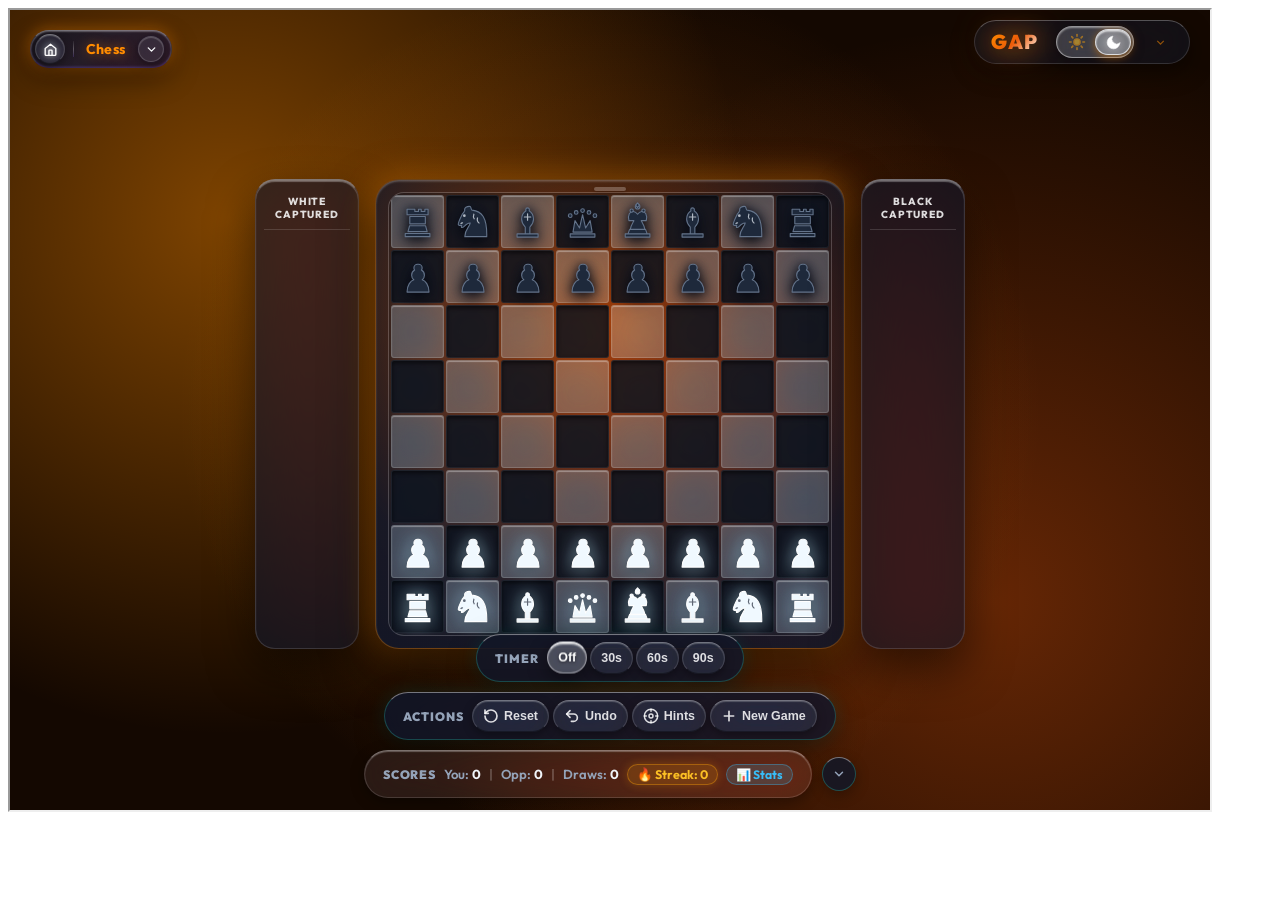
<file: test_runner.html>
<!DOCTYPE html>
<html>
<head>
  <meta charset="utf-8">
  <title>GAP Automated Diagnostics</title>
</head>
<body>
  <iframe id="appFrame" src="index.html" style="width:1200px; height:800px;"></iframe>
  <script>
    const frame = document.getElementById("appFrame");
    frame.onload = function() {
      console.log("[TEST] Step 1: Iframe onload fired.");
      try {
        const win = frame.contentWindow;
        const doc = frame.contentDocument || win.document;
        console.log("[TEST] Step 2: doc.title = " + doc.title);

        const landing = doc.getElementById("landingView");
        const gameView = doc.getElementById("gameView");
        console.log("[TEST] Step 3: landing hidden? " + landing.classList.contains("hidden") + ", gameView hidden? " + gameView.classList.contains("hidden"));

        const cards = Array.from(doc.querySelectorAll("[data-game]"));
        console.log("[TEST] Step 4: Found cards count = " + cards.length + " -> " + cards.map(c => c.dataset.game).join(","));

        // Test clicking Tic-Tac-Toe
        const tttCard = doc.querySelector('[data-game="ttt3"]') || doc.querySelector('[data-game="ttt"]');
        if (tttCard) {
          tttCard.click();
          console.log("[TEST] Step 5: Clicked TTT card. hubState.game = " + (win.hubState ? win.hubState.game : "none"));
          console.log("[TEST] Step 5: gameView is now hidden? " + gameView.classList.contains("hidden"));
        }

        // Test clicking back button
        const backBtn = doc.getElementById("backToHubBtn");
        if (backBtn) {
          backBtn.click();
          console.log("[TEST] Step 6: Clicked backBtn. landing hidden? " + landing.classList.contains("hidden"));
        }

        // Test clicking Snake card
        const snakeCard = doc.querySelector('[data-game="snake"]');
        if (snakeCard) {
          snakeCard.click();
          console.log("[TEST] Step 7: Clicked Snake card. hubState.game = " + (win.hubState ? win.hubState.game : "none"));
          const snakeGameEl = doc.getElementById("snakeGame");
          console.log("[TEST] Step 7: snakeGame hidden? " + (snakeGameEl ? snakeGameEl.classList.contains("hidden") : "not found"));
        }

        // Test clicking back button again
        if (backBtn) {
          backBtn.click();
          console.log("[TEST] Step 8: Clicked backBtn again. landing hidden? " + landing.classList.contains("hidden"));
        }

        // Test clicking Chess card
        const chessCard = doc.querySelector('[data-game="chess"]');
        if (chessCard) {
          chessCard.click();
          console.log("[TEST] Step 9: Clicked Chess card. hubState.game = " + (win.hubState ? win.hubState.game : "none"));
          const chessBoard = doc.getElementById("chessBoard");
          console.log("[TEST] Step 9: chessBoard hidden? " + (chessBoard ? chessBoard.classList.contains("hidden") : "not found"));
        }

        console.log("[TEST-SUCCESS] All tests executed successfully!");
      } catch (err) {
        console.error("[TEST-ERROR]", err.message, err.stack);
      }
    };
  </script>
</body>
</html>
</file>
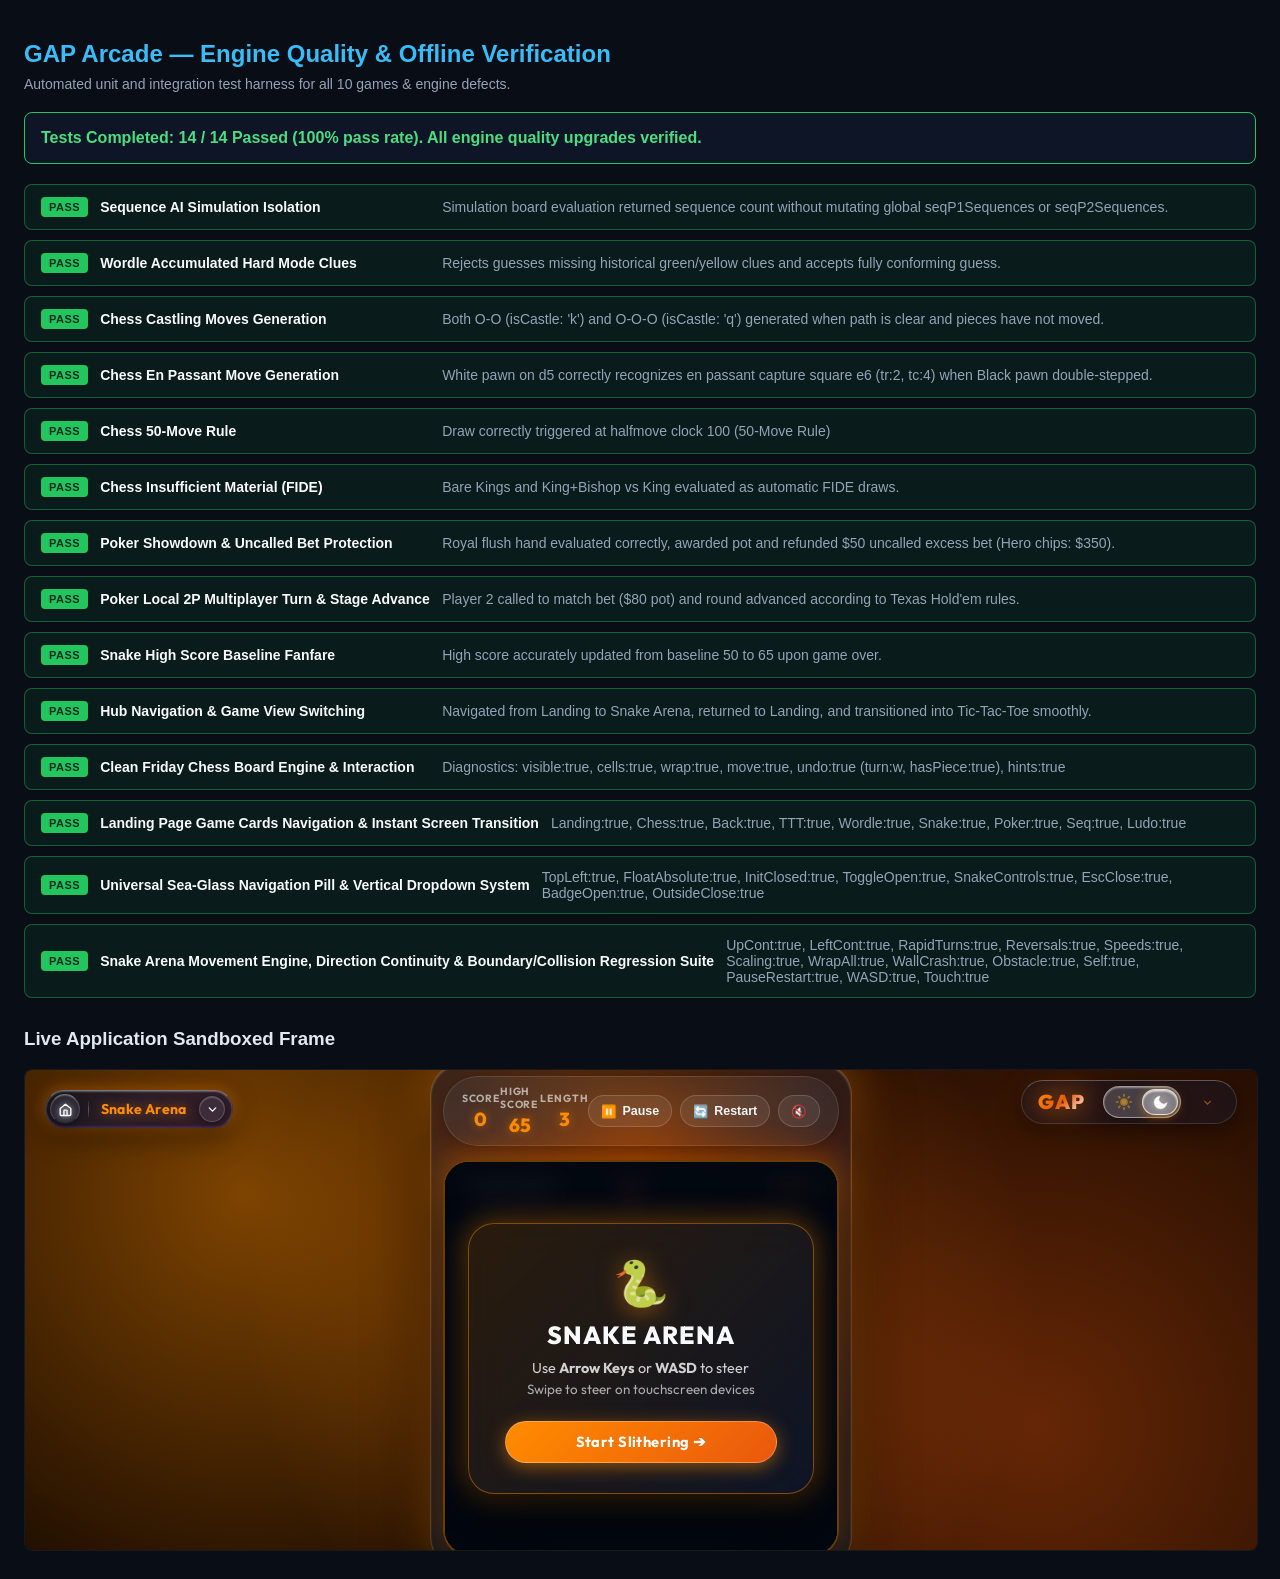
<file: tests.html>
<!DOCTYPE html>
<html lang="en">
<head>
  <meta charset="utf-8">
  <title>GAP Arcade — Automated Quality & Engine Test Suite</title>
  <style>
    body {
      font-family: -apple-system, BlinkMacSystemFont, 'Segoe UI', Roboto, sans-serif;
      background: #090d16;
      color: #e2e8f0;
      padding: 24px;
      margin: 0;
    }
    h1 { color: #38bdf8; margin-bottom: 8px; font-size: 24px; }
    p.sub { color: #94a3b8; margin-top: 0; margin-bottom: 20px; font-size: 14px; }
    #testResults {
      display: flex;
      flex-direction: column;
      gap: 10px;
      margin-bottom: 30px;
    }
    .test-row {
      display: flex;
      align-items: center;
      gap: 12px;
      padding: 12px 16px;
      border-radius: 8px;
      background: rgba(30, 41, 59, 0.7);
      border: 1px solid rgba(255, 255, 255, 0.08);
      font-size: 14px;
    }
    .test-row.pass {
      border-color: rgba(34, 197, 94, 0.4);
      background: rgba(34, 197, 94, 0.08);
    }
    .test-row.fail {
      border-color: rgba(239, 68, 68, 0.4);
      background: rgba(239, 68, 68, 0.08);
    }
    .badge {
      font-weight: 700;
      padding: 4px 8px;
      border-radius: 4px;
      font-size: 11px;
      letter-spacing: 0.5px;
    }
    .badge.pass { background: #22c55e; color: #022c22; }
    .badge.fail { background: #ef4444; color: #450a0a; }
    .test-title { font-weight: 600; color: #f8fafc; min-width: 330px; }
    .test-msg { color: #94a3b8; flex: 1; }
    #summaryCard {
      padding: 16px;
      border-radius: 8px;
      background: rgba(15, 23, 42, 0.9);
      border: 1px solid #38bdf8;
      font-weight: 700;
      margin-bottom: 20px;
    }
    iframe {
      width: 100%;
      height: 480px;
      border: 1px solid rgba(255,255,255,0.1);
      border-radius: 8px;
      background: #000;
    }
  </style>
</head>
<body>
  <h1>GAP Arcade — Engine Quality & Offline Verification</h1>
  <p class="sub">Automated unit and integration test harness for all 10 games & engine defects.</p>

  <div id="summaryCard">Running automated tests...</div>
  <div id="testResults"></div>

  <h3>Live Application Sandboxed Frame</h3>
  <iframe id="appFrame" src="index.html"></iframe>

  <script>
    const resultsContainer = document.getElementById("testResults");
    const summaryCard = document.getElementById("summaryCard");
    let passedCount = 0;
    let failedCount = 0;

    function assert(name, condition, details = "") {
      const row = document.createElement("div");
      row.className = `test-row ${condition ? "pass" : "fail"}`;
      const badge = document.createElement("span");
      badge.className = `badge ${condition ? "pass" : "fail"}`;
      badge.textContent = condition ? "PASS" : "FAIL";

      const title = document.createElement("span");
      title.className = "test-title";
      title.textContent = name;

      const msg = document.createElement("span");
      msg.className = "test-msg";
      msg.textContent = condition ? (details || "Verified successfully.") : ("Assertion failed: " + details);

      row.appendChild(badge);
      row.appendChild(title);
      row.appendChild(msg);
      resultsContainer.appendChild(row);

      if (condition) {
        passedCount++;
        console.log(`[TEST-PASS] ${name}: ${details || "OK"}`);
      } else {
        failedCount++;
        console.error(`[TEST-FAIL] ${name}: ${details}`);
      }
    }

    const frame = document.getElementById("appFrame");
    let suiteRan = false;
    function runSuite() {
      if (suiteRan) return;
      suiteRan = true;
      console.log("[TEST] Frame loaded. Beginning diagnostic suite...");
      const win = frame.contentWindow;
      const doc = frame.contentDocument || win.document;

      try {
        // -------------------------------------------------------------
        // TEST 1: Sequence AI Simulation Global State Isolation
        // -------------------------------------------------------------
        try {
          const origLocked = win.seqLocked ? win.seqLocked.map(r => [...r]) : [];
          const origP1Seq = win.seqP1Sequences;
          const origP2Seq = win.seqP2Sequences;

          // Create a 10x10 mock simulation board
          const simBoard = Array.from({ length: 10 }, () => new Array(10).fill(null));
          // Set a 5-in-a-row for p2
          simBoard[1][1] = "p2"; simBoard[1][2] = "p2"; simBoard[1][3] = "p2"; simBoard[1][4] = "p2"; simBoard[1][5] = "p2";

          const result = win.recalculateSequences(simBoard, false);
          assert(
            "Sequence AI Simulation Isolation",
            result.p2Count >= 1 && win.seqP2Sequences === origP2Seq && win.seqP1Sequences === origP1Seq,
            "Simulation board evaluation returned sequence count without mutating global seqP1Sequences or seqP2Sequences."
          );
        } catch (e) {
          assert("Sequence AI Simulation Isolation", false, e.message);
        }

        // -------------------------------------------------------------
        // TEST 2: Wordle Accumulated Hard Mode Clues
        // -------------------------------------------------------------
        try {
          win.setWordleHardMode(true);
          win.setWordleRow(1);
          win.setWordleTarget("CABIN");
          const g = win.getWordleGrid();
          g[0] = ["C", "R", "A", "N", "E"]; // C is green, A is yellow, R,N,E absent
          win.setWordleGrid(g);

          const valid1 = win.validateHardMode("CATER"); // misses yellow letter A
          const valid2 = win.validateHardMode("BOARD"); // misses green C in 1st spot
          const valid3 = win.validateHardMode("CABIN"); // contains both

          assert(
            "Wordle Accumulated Hard Mode Clues",
            valid1.valid === false && valid2.valid === false && valid3.valid === true,
            "Rejects guesses missing historical green/yellow clues and accepts fully conforming guess."
          );
        } catch (e) {
          assert("Wordle Accumulated Hard Mode Clues", false, e.message);
        }

        // -------------------------------------------------------------
        // TEST 3: Chess Castling (Kingside & Queenside)
        // -------------------------------------------------------------
        try {
          const testBoard = Array.from({ length: 8 }, () => new Array(8).fill(null));
          testBoard[7][4] = { color: "w", type: "k", hasMoved: false }; // e1
          testBoard[7][0] = { color: "w", type: "r", hasMoved: false }; // a1
          testBoard[7][7] = { color: "w", type: "r", hasMoved: false }; // h1
          testBoard[0][4] = { color: "b", type: "k", hasMoved: false }; // e8
          win.chessTurn = "w";

          const legalMoves = win.getLegalMovesForColor(testBoard, "w");
          const hasKingside = legalMoves.some(m => m.isCastle === "k");
          const hasQueenside = legalMoves.some(m => m.isCastle === "q");

          assert(
            "Chess Castling Moves Generation",
            hasKingside && hasQueenside,
            "Both O-O (isCastle: 'k') and O-O-O (isCastle: 'q') generated when path is clear and pieces have not moved."
          );
        } catch (e) {
          assert("Chess Castling Moves Generation", false, e.message);
        }

        // -------------------------------------------------------------
        // TEST 4: Chess En Passant Target & Capture
        // -------------------------------------------------------------
        try {
          const epBoard = Array.from({ length: 8 }, () => new Array(8).fill(null));
          epBoard[3][3] = { color: "w", type: "p", hasMoved: true }; // d5
          epBoard[3][4] = { color: "b", type: "p", hasMoved: true }; // e5
          epBoard[7][4] = { color: "w", type: "k", hasMoved: false };
          epBoard[0][4] = { color: "b", type: "k", hasMoved: false };
          win.chessTurn = "w";
          win.setChessEnPassant({ r: 2, c: 4, pawnR: 3, pawnC: 4 }); // e6 target

          const legalMoves = win.getLegalMovesForColor(epBoard, "w");
          const epMove = legalMoves.find(m => m.isEnPassant && m.tr === 2 && m.tc === 4);

          assert(
            "Chess En Passant Move Generation",
            !!epMove,
            "White pawn on d5 correctly recognizes en passant capture square e6 (tr:2, tc:4) when Black pawn double-stepped."
          );
        } catch (e) {
          assert("Chess En Passant Move Generation", false, e.message);
        }

        // -------------------------------------------------------------
        // TEST 5: Chess 50-Move Rule & Draw Condition
        // -------------------------------------------------------------
        try {
          const dBoard = Array.from({ length: 8 }, () => new Array(8).fill(null));
          dBoard[7][4] = { color: "w", type: "k" };
          dBoard[0][4] = { color: "b", type: "k" };
          dBoard[7][0] = { color: "w", type: "r" };
          dBoard[0][0] = { color: "b", type: "r" };
          win.setChessHalfmoveClock(100);

          const drawResult = win.checkChessDrawCondition(dBoard, "w");
          assert(
            "Chess 50-Move Rule",
            drawResult === "50-Move Rule",
            `Draw correctly triggered at halfmove clock 100 (${drawResult})`
          );
        } catch (e) {
          assert("Chess 50-Move Rule", false, e.message);
        }

        // -------------------------------------------------------------
        // TEST 6: Chess FIDE Insufficient Material Detection
        // -------------------------------------------------------------
        try {
          win.setChessHalfmoveClock(0);
          const imBoard = Array.from({ length: 8 }, () => new Array(8).fill(null));
          imBoard[7][4] = { color: "w", type: "k" };
          imBoard[0][4] = { color: "b", type: "k" };
          const bareKingsDraw = win.checkChessDrawCondition(imBoard, "w");

          imBoard[7][2] = { color: "w", type: "b", r: 7, c: 2 }; // King + Bishop vs King
          const kbDraw = win.checkChessDrawCondition(imBoard, "w");

          assert(
            "Chess Insufficient Material (FIDE)",
            bareKingsDraw === "Insufficient Material" && kbDraw === "Insufficient Material",
            "Bare Kings and King+Bishop vs King evaluated as automatic FIDE draws."
          );
        } catch (e) {
          assert("Chess Insufficient Material (FIDE)", false, e.message);
        }

        // -------------------------------------------------------------
        // TEST 7: Poker All-In Showdown & Side Pot Refund
        // -------------------------------------------------------------
        try {
          win.setPokerState({
            playerChips: 0,
            aiChips: 100,
            playerBet: 200,
            aiBet: 150,
            pot: 350,
            stage: "river",
            community: [
              { id: 1, suit: "h", val: 14, str: "A" },
              { id: 2, suit: "h", val: 13, str: "K" },
              { id: 3, suit: "h", val: 12, str: "Q" },
              { id: 4, suit: "h", val: 11, str: "J" },
              { id: 5, suit: "c", val: 2, str: "2" }
            ],
            playerCards: [
              { id: 6, suit: "h", val: 10, str: "10" }, // Royal Flush
              { id: 7, suit: "c", val: 3, str: "3" }
            ],
            aiCards: [
              { id: 8, suit: "d", val: 2, str: "2" },
              { id: 9, suit: "s", val: 4, str: "4" }
            ]
          });

          win.pokerShowdown();
          const pState = win.getPokerState();

          assert(
            "Poker Showdown & Uncalled Bet Protection",
            pState.pokerPlayerChips === 350,
            `Royal flush hand evaluated correctly, awarded pot and refunded $50 uncalled excess bet (Hero chips: $${pState.pokerPlayerChips}).`
          );
        } catch (e) {
          assert("Poker Showdown & Uncalled Bet Protection", false, e.message);
        }

        // -------------------------------------------------------------
        // TEST 8: Poker Local 2P Multiplayer Turn & Stage Advance
        // -------------------------------------------------------------
        try {
          win.hubState.opponent = "local";
          win.setPokerState({
            over: false,
            turn: "ai",
            stage: "flop",
            aiChips: 500,
            playerChips: 500,
            aiBet: 20,
            playerBet: 40,
            currentBet: 40,
            pot: 60,
            community: [
              { id: 1, suit: "h", val: 14, str: "A" },
              { id: 2, suit: "h", val: 13, str: "K" },
              { id: 3, suit: "h", val: 12, str: "Q" }
            ]
          });

          const callBtn = doc.getElementById("pokerCallBtn");
          callBtn.click();
          const pState = win.getPokerState();

          assert(
            "Poker Local 2P Multiplayer Turn & Stage Advance",
            pState.pokerPot === 80 && (pState.pokerStage === "turn" || pState.pokerTurn === "player"),
            `Player 2 called to match bet ($80 pot) and round advanced according to Texas Hold'em rules.`
          );
        } catch (e) {
          assert("Poker Local 2P Multiplayer Turn & Stage Advance", false, e.message);
        }

        // -------------------------------------------------------------
        // TEST 9: Snake High Score Baseline Comparison
        // -------------------------------------------------------------
        console.log("[TEST] Starting Test 9 (Snake)...");
        try {
          win.snakeState.startHighScore = 50;
          win.snakeState.score = 65;
          win.snakeState.highScore = 50;
          win.snakeState.sound = false;

          win.endSnakeGame();

          assert(
            "Snake High Score Baseline Fanfare",
            win.snakeState.highScore === 65,
            `High score accurately updated from baseline 50 to 65 upon game over.`
          );
        } catch (e) {
          console.error("[TEST] Error in Test 9:", e);
          assert("Snake High Score Baseline Fanfare", false, e.message);
        }

        // -------------------------------------------------------------
        // TEST 10: Hub Navigation & View Switching Integration
        // -------------------------------------------------------------
        console.log("[TEST] Starting Test 10 (Navigation)...");
        try {
          const landing = doc.getElementById("landingView");
          const gameView = doc.getElementById("gameView");
          const backBtn = doc.getElementById("backToHubBtn");

          // Click Snake card
          const snakeCard = doc.querySelector('[data-game="snake"]');
          snakeCard.click();
          const snakeActive = !gameView.classList.contains("hidden") && landing.classList.contains("hidden") && win.hubState.game === "snake";

          // Click Back button
          backBtn.click();
          const landingRestored = gameView.classList.contains("hidden") && !landing.classList.contains("hidden");

          // Click Tic Tac Toe card
          const tttCard = doc.querySelector('[data-game="ttt3"]') || doc.querySelector('[data-game="ttt"]');
          tttCard.click();
          const tttActive = !gameView.classList.contains("hidden") && (win.hubState.game === "ttt3" || win.hubState.game === "ttt");

          backBtn.click();

          assert(
            "Hub Navigation & Game View Switching",
            snakeActive && landingRestored && tttActive,
            "Navigated from Landing to Snake Arena, returned to Landing, and transitioned into Tic-Tac-Toe smoothly."
          );
        } catch (e) {
          console.error("[TEST] Error in Test 10:", e);
          assert("Hub Navigation & Game View Switching", false, e.message);
        }

        // -------------------------------------------------------------
        // TEST 11: Clean Friday Chess Board Engine & Interaction
        // -------------------------------------------------------------
        console.log("[TEST] Starting Test 11 (Clean Friday Chess Board)...");
        try {
          // Switch to Chess mode (local 2P)
          win.hubState.opponent = "local";
          win.launchGameFromCard("chess");
          win.initChess();
          win.showOnlyActiveGame("chess");

          const chessBoard = doc.getElementById("chessBoard");
          const boardWrap = doc.getElementById("boardWrap");

          const boardVisible = chessBoard && !chessBoard.classList.contains("hidden");
          const cells = chessBoard ? chessBoard.querySelectorAll(".chess-cell") : [];
          const cellCountOk = (cells.length === 64);

          // Verify clean Friday boardWrap
          const wrapChessMode = boardWrap && boardWrap.classList.contains("chess-mode");

          // Test legal move: 1. e4 (from 6,4 to 4,4)
          win.onChessClick(6, 4);
          win.onChessClick(4, 4);
          const e4Cell = chessBoard.querySelector('[data-row="4"][data-col="4"]');
          const pawnMovedOk = e4Cell && e4Cell.querySelector(".glass-piece-svg") && win.chessTurn === "b";

          // Test Undo: restores pawn to e2 (6,4) and turn to white
          doc.getElementById("undoBtn")?.click();
          const e2Cell = chessBoard.querySelector('[data-row="6"][data-col="4"]');
          const hasPiece = !!(e2Cell && e2Cell.querySelector(".glass-piece-svg"));
          const undoOk = Boolean(hasPiece && win.chessTurn === "w");

          // Test Move Hints toggle
          const hintsBtn = doc.getElementById("chessHintsBtn");
          hintsBtn?.click();
          const hintsActive = win.chessShowMoveHints === true;
          hintsBtn?.click(); // toggle off

          console.log("[TEST-11-DEBUG]", { boardVisible, cellCountOk, wrapChessMode, pawnMovedOk, undoOk, hasPiece, turn: win.chessTurn, hintsActive });
          assert(
            "Clean Friday Chess Board Engine & Interaction",
            boardVisible && cellCountOk && wrapChessMode && pawnMovedOk && undoOk && hintsActive,
            `Diagnostics: visible:${boardVisible}, cells:${cellCountOk}, wrap:${wrapChessMode}, move:${pawnMovedOk}, undo:${undoOk} (turn:${win.chessTurn}, hasPiece:${hasPiece}), hints:${hintsActive}`
          );
        } catch (e) {
          console.error("[TEST] Error in Test 11:", e);
          assert("Clean Friday Chess Board Engine & Interaction", false, e.message);
        }

        // -------------------------------------------------------------
        // TEST 12: Landing Page Game Cards Navigation & Instant Screen Transition
        // -------------------------------------------------------------
        console.log("[TEST] Starting Test 12 (Landing Page Game Cards Navigation)...");
        try {
          const landingView = doc.getElementById("landingView");
          const gameView = doc.getElementById("gameView");
          const backBtn = doc.getElementById("backToHubBtn");

          // 1. Return to Landing
          console.log("[TEST-12] Step 1: win.showLandingView()");
          win.showLandingView();
          const initialLandingVisible = landingView && !landingView.classList.contains("hidden") && gameView.classList.contains("hidden");
          console.log("[TEST-12] Step 1 ok:", initialLandingVisible);

          // 2. Click Chess card
          console.log("[TEST-12] Step 2: Click Chess card");
          const cardChess = doc.getElementById("cardChess");
          cardChess?.click();
          console.log("[TEST-12] Step 2 clicked");
          const chessLaunchOk = gameView && !gameView.classList.contains("hidden") && landingView.classList.contains("hidden") && gameView.getAttribute("data-active-game") === "chess";
          console.log("[TEST-12] Step 2 ok:", chessLaunchOk);

          // 3. Click Return to All Games
          console.log("[TEST-12] Step 3: Click Return to All Games");
          backBtn?.click();
          console.log("[TEST-12] Step 3 clicked");
          const backLandingOk = landingView && !landingView.classList.contains("hidden") && gameView.classList.contains("hidden");
          console.log("[TEST-12] Step 3 ok:", backLandingOk);

          // 4. Click Tic-Tac-Toe card
          console.log("[TEST-12] Step 4: Click TTT card");
          const cardTTT = doc.getElementById("cardTTT");
          cardTTT?.click();
          console.log("[TEST-12] Step 4 clicked");
          const tttLaunchOk = gameView && !gameView.classList.contains("hidden") && landingView.classList.contains("hidden") && gameView.getAttribute("data-active-game") === "ttt3";
          console.log("[TEST-12] Step 4 ok:", tttLaunchOk);

          // 5. Click Return to All Games
          console.log("[TEST-12] Step 5: Click Return to All Games");
          backBtn?.click();
          console.log("[TEST-12] Step 5 clicked");

          // 6. Click Wordle card
          const cardWordle = doc.getElementById("cardWordle");
          cardWordle?.click();
          const wordleLaunchOk = gameView && !gameView.classList.contains("hidden") && gameView.getAttribute("data-active-game") === "wordle";

          // 7. Click Return to All Games
          backBtn?.click();

          // 8. Click Snake card
          const cardSnake = doc.getElementById("cardSnake");
          cardSnake?.click();
          const snakeLaunchOk = gameView && !gameView.classList.contains("hidden") && gameView.getAttribute("data-active-game") === "snake";

          // 9. Click Return to All Games
          backBtn?.click();

          // 10. Click Poker card
          const cardPoker = doc.getElementById("cardPoker");
          cardPoker?.click();
          const pokerLaunchOk = gameView && !gameView.classList.contains("hidden") && gameView.getAttribute("data-active-game") === "poker";

          // 11. Click Return to All Games
          backBtn?.click();

          // 12. Click Sequence card
          const cardSequence = doc.getElementById("cardSequence");
          cardSequence?.click();
          const sequenceLaunchOk = gameView && !gameView.classList.contains("hidden") && gameView.getAttribute("data-active-game") === "sequence";

          // 13. Click Return to All Games
          backBtn?.click();

          // 14. Click Ludo card
          const cardLudo = doc.getElementById("cardLudo");
          cardLudo?.click();
          const ludoLaunchOk = gameView && !gameView.classList.contains("hidden") && gameView.getAttribute("data-active-game") === "ludo";

          // Reset back to Hub
          backBtn?.click();

          console.log("[TEST-12-DEBUG]", { initialLandingVisible, chessLaunchOk, backLandingOk, tttLaunchOk, wordleLaunchOk, snakeLaunchOk, pokerLaunchOk, sequenceLaunchOk, ludoLaunchOk });

          assert(
            "Landing Page Game Cards Navigation & Instant Screen Transition",
            initialLandingVisible && chessLaunchOk && backLandingOk && tttLaunchOk && wordleLaunchOk && snakeLaunchOk && pokerLaunchOk && sequenceLaunchOk && ludoLaunchOk,
            `Landing:${initialLandingVisible}, Chess:${chessLaunchOk}, Back:${backLandingOk}, TTT:${tttLaunchOk}, Wordle:${wordleLaunchOk}, Snake:${snakeLaunchOk}, Poker:${pokerLaunchOk}, Seq:${sequenceLaunchOk}, Ludo:${ludoLaunchOk}`
          );
        } catch (e) {
          console.error("[TEST] Error in Test 12:", e);
          assert("Landing Page Game Cards Navigation & Instant Screen Transition", false, e.message);
        }

        // -------------------------------------------------------------
        // TEST 13: Universal Sea-Glass Navigation Pill & Vertical Dropdown System
        // -------------------------------------------------------------
        console.log("[TEST] Starting Test 13 (Vertical Dropdown Navigation Pill)...");
        try {
          const gameView = doc.getElementById("gameView");
          const bar = doc.getElementById("gameMatchBar");
          const toggleBtn = doc.getElementById("matchBarToggleBtn");
          const activeBadge = doc.getElementById("activeGameBadge");
          const centerGroup = doc.getElementById("hudCenterGroup");
          const backBtn = doc.getElementById("backToHubBtn");

          console.log("[TEST-13] Step 1: launch snake");
          win.launchGameFromCard("snake");
          console.log("[TEST-13] Step 1 done");
          const snakeBarLeftAligned = bar && (win.getComputedStyle(bar).alignSelf === "flex-start");
          const centerAbsolute = centerGroup && (win.getComputedStyle(centerGroup).position === "absolute");
          const startsClosed = bar && !bar.classList.contains("dropdown-open");
          console.log("[TEST-13] Step 1 checks:", { snakeBarLeftAligned, centerAbsolute, startsClosed });

          // 2. Open dropdown via toggleBtn click
          console.log("[TEST-13] Step 2: toggleBtn click");
          toggleBtn?.click();
          const openedViaBtn = bar && bar.classList.contains("dropdown-open");
          const snakeControlsVisible = doc.getElementById("snakeMatchGroup") && !doc.getElementById("snakeMatchGroup").classList.contains("hidden");
          console.log("[TEST-13] Step 2 checks:", { openedViaBtn, snakeControlsVisible });

          // 3. Close dropdown via Escape key
          console.log("[TEST-13] Step 3: Escape key");
          doc.dispatchEvent(new KeyboardEvent("keydown", { key: "Escape", bubbles: true }));
          const closedViaEscape = bar && !bar.classList.contains("dropdown-open");
          console.log("[TEST-13] Step 3 checks:", { closedViaEscape });

          // 4. Open dropdown via Active Badge click
          console.log("[TEST-13] Step 4: badge click");
          activeBadge?.click();
          const openedViaBadge = bar && bar.classList.contains("dropdown-open");
          console.log("[TEST-13] Step 4 checks:", { openedViaBadge });

          // 5. Close dropdown via Click Outside
          console.log("[TEST-13] Step 5: click outside");
          doc.body.click();
          const closedViaClickOutside = bar && !bar.classList.contains("dropdown-open");
          console.log("[TEST-13] Step 5 checks:", { closedViaClickOutside });

          // 6. Switch to Chess and verify top-left alignment and options
          console.log("[TEST-13] Step 6: launch chess");
          win.launchGameFromCard("chess");
          const chessBarLeftAligned = bar && (win.getComputedStyle(bar).alignSelf === "flex-start");
          toggleBtn?.click();
          const chessControlsVisible = doc.getElementById("opponentGroup") && !doc.getElementById("opponentGroup").classList.contains("hidden");
          console.log("[TEST-13] Step 6 checks:", { chessBarLeftAligned, chessControlsVisible });

          // 7. Switch to Tic-Tac-Toe and verify options
          console.log("[TEST-13] Step 7: launch ttt3");
          win.launchGameFromCard("ttt3");
          const tttControlsVisible = doc.getElementById("tttModeGroup") && !doc.getElementById("tttModeGroup").classList.contains("hidden");
          console.log("[TEST-13] Step 7 checks:", { tttControlsVisible });

          // Return to hub
          backBtn?.click();

          const allDropdownChecksPass = snakeBarLeftAligned && centerAbsolute && startsClosed &&
                                        openedViaBtn && snakeControlsVisible && closedViaEscape &&
                                        openedViaBadge && closedViaClickOutside &&
                                        chessBarLeftAligned && chessControlsVisible && tttControlsVisible;

          console.log("[TEST-13-DEBUG]", { snakeBarLeftAligned, centerAbsolute, startsClosed, openedViaBtn, snakeControlsVisible, closedViaEscape, openedViaBadge, closedViaClickOutside, chessBarLeftAligned, chessControlsVisible, tttControlsVisible });

          assert(
            "Universal Sea-Glass Navigation Pill & Vertical Dropdown System",
            allDropdownChecksPass,
            `TopLeft:${snakeBarLeftAligned}, FloatAbsolute:${centerAbsolute}, InitClosed:${startsClosed}, ToggleOpen:${openedViaBtn}, SnakeControls:${snakeControlsVisible}, EscClose:${closedViaEscape}, BadgeOpen:${openedViaBadge}, OutsideClose:${closedViaClickOutside}`
          );
        } catch (e) {
          console.error("[TEST] Error in Test 13:", e);
          assert("Universal Sea-Glass Navigation Pill & Vertical Dropdown System", false, e.message);
        }

        // -------------------------------------------------------------
        // TEST 14: Snake Arena Movement Engine, Direction Continuity & Collisions
        // -------------------------------------------------------------
        console.log("[TEST] Starting Test 14 (Snake Arena Engine Regression Suite)...");
        try {
          win.launchGameFromCard("snake");
          win.initSnake(true);

          // 1. Critical Direction Reset Bug & 10-Tick Upward Continuity
          win.startSnakeGame(false); // start without ready countdown for tests
          let upContinuityPass = true;
          win.handleSnakeSteer(0, -1); // Up
          for (let i = 0; i < 10; i++) {
            win.tickSnakeGame();
            if (win.snakeState.dir.x !== 0 || win.snakeState.dir.y !== -1) {
              upContinuityPass = false;
            }
          }

          // 2. Leftward Continuity
          let leftContinuityPass = true;
          win.handleSnakeSteer(-1, 0); // Left
          for (let i = 0; i < 10; i++) {
            win.tickSnakeGame();
            if (win.snakeState.dir.x !== -1 || win.snakeState.dir.y !== 0) {
              leftContinuityPass = false;
            }
          }

          // 3. Rapid Consecutive Turns (Up -> Left while moving Right)
          win.initSnake(true);
          win.startSnakeGame(false);
          // Snake starts moving Right {x:1, y:0}
          win.handleSnakeSteer(0, -1); // Turn Up
          win.handleSnakeSteer(-1, 0); // Turn Left
          const bufferedTwoTurns = (win.snakeState.dirQueue.length === 2);
          win.tickSnakeGame(); // First tick turns Up
          const turnedUpFirst = (win.snakeState.dir.x === 0 && win.snakeState.dir.y === -1);
          win.tickSnakeGame(); // Second tick turns Left
          const turnedLeftSecond = (win.snakeState.dir.x === -1 && win.snakeState.dir.y === 0);
          const rapidTurnsPass = bufferedTwoTurns && turnedUpFirst && turnedLeftSecond;

          // 4. Reject Immediate 180-Degree Reversals
          win.initSnake(true);
          win.startSnakeGame(false);
          // Moving Right -> attempt Left (illegal 180)
          win.handleSnakeSteer(-1, 0);
          const rejectedReversalRightToLeft = (win.snakeState.dirQueue.length === 0);
          // Move Up
          win.handleSnakeSteer(0, -1);
          win.tickSnakeGame(); // now moving Up
          // Moving Up -> attempt Down (illegal 180)
          win.handleSnakeSteer(0, 1);
          const rejectedReversalUpToDown = (win.snakeState.dirQueue.length === 0);
          const reversalsPass = rejectedReversalRightToLeft && rejectedReversalUpToDown;

          // 5. Configurable Speeds & Gradual Capped Scaling
          const speedsObj = win.SNAKE_SPEEDS;
          const speedsCorrect = (
            speedsObj.casual === 200 &&
            speedsObj.normal === 150 &&
            speedsObj.fast === 110 &&
            speedsObj.insane === 80
          );
          const baseSpeed150 = win.getSnakeCurrentSpeedMs(150, 3, "classic");
          const grownSpeed = win.getSnakeCurrentSpeedMs(150, 15, "classic");
          const speedScalingPass = (baseSpeed150 === 150) && (grownSpeed < 150) && (grownSpeed >= Math.round(150 * 0.65));

          // 6. Edge Wrapping on All Four Sides when Walls is Off
          win.initSnake(true);
          win.snakeState.walls = "off";
          win.snakeState.mode = "classic";
          win.startSnakeGame(false);

          // Test Right edge wrap: x: 19 -> x: 0
          win.snakeState.snake = [{ x: 19, y: 10 }, { x: 18, y: 10 }, { x: 17, y: 10 }];
          win.snakeState.dir = { x: 1, y: 0 };
          win.snakeState.dirQueue = [];
          win.tickSnakeGame();
          const wrapRightPass = (win.snakeState.snake[0].x === 0 && win.snakeState.snake[0].y === 10 && !win.snakeState.isGameOver);

          // Test Left edge wrap: x: 0 -> x: 19
          win.snakeState.snake = [{ x: 0, y: 10 }, { x: 1, y: 10 }, { x: 2, y: 10 }];
          win.snakeState.dir = { x: -1, y: 0 };
          win.snakeState.dirQueue = [];
          win.tickSnakeGame();
          const wrapLeftPass = (win.snakeState.snake[0].x === 19 && win.snakeState.snake[0].y === 10 && !win.snakeState.isGameOver);

          // Test Top edge wrap: y: 0 -> y: 19
          win.snakeState.snake = [{ x: 10, y: 0 }, { x: 10, y: 1 }, { x: 10, y: 2 }];
          win.snakeState.dir = { x: 0, y: -1 };
          win.snakeState.dirQueue = [];
          win.tickSnakeGame();
          const wrapTopPass = (win.snakeState.snake[0].x === 10 && win.snakeState.snake[0].y === 19 && !win.snakeState.isGameOver);

          // Test Bottom edge wrap: y: 19 -> y: 0
          win.snakeState.snake = [{ x: 10, y: 19 }, { x: 10, y: 18 }, { x: 10, y: 17 }];
          win.snakeState.dir = { x: 0, y: 1 };
          win.snakeState.dirQueue = [];
          win.tickSnakeGame();
          const wrapBottomPass = (win.snakeState.snake[0].x === 10 && win.snakeState.snake[0].y === 0 && !win.snakeState.isGameOver);

          const allFourWrappingPass = wrapRightPass && wrapLeftPass && wrapTopPass && wrapBottomPass;

          // 7. Fatal Wall Crash when Walls is On
          win.initSnake(true);
          win.snakeState.walls = "on";
          win.snakeState.mode = "classic";
          win.startSnakeGame(false);
          win.snakeState.snake = [{ x: 19, y: 10 }, { x: 18, y: 10 }, { x: 17, y: 10 }];
          win.snakeState.dir = { x: 1, y: 0 };
          win.snakeState.dirQueue = [];
          win.tickSnakeGame();
          const fatalWallCrashPass = (win.snakeState.isGameOver === true);

          // 8. Obstacle Collision in Obstacles Mode
          win.initSnake(true);
          win.snakeState.mode = "obstacles";
          win.buildSnakeObstacles();
          win.snakeState.walls = "off";
          win.startSnakeGame(false);
          // Place head right next to crystal at {x:3, y:3}
          win.snakeState.snake = [{ x: 2, y: 3 }, { x: 1, y: 3 }, { x: 0, y: 3 }];
          win.snakeState.dir = { x: 1, y: 0 };
          win.snakeState.dirQueue = [];
          win.tickSnakeGame();
          const obstacleCollisionPass = (win.snakeState.isGameOver === true);

          // 9. Self-Collision Detection
          win.initSnake(true);
          win.snakeState.mode = "classic";
          win.snakeState.walls = "off";
          win.startSnakeGame(false);
          // Set snake coiled in a loop
          win.snakeState.snake = [
            { x: 5, y: 5 },
            { x: 5, y: 6 },
            { x: 6, y: 6 },
            { x: 6, y: 5 },
            { x: 6, y: 4 }
          ];
          win.snakeState.food = { x: 18, y: 18, type: "normal" }; // far away
          win.snakeState.dir = { x: 1, y: 0 }; // moves right into (6, 5)
          win.snakeState.dirQueue = [];
          win.tickSnakeGame();
          const selfCollisionPass = (win.snakeState.isGameOver === true);

          // 10. Pause, Resume, and Restart
          win.initSnake(true);
          win.startSnakeGame(false);
          win.snakeState.dir = { x: 0, y: -1 };
          win.pauseSnakeGame();
          const pauseOk = (win.snakeState.isPaused === true);
          win.resumeSnakeGame();
          const resumeOk = (!win.snakeState.isPaused && win.snakeState.dir.y === -1);
          win.initSnake(true);
          const restartOk = (!win.snakeState.isRunning && win.snakeState.score === 0 && win.snakeState.dir.x === 1);
          const pauseResumeRestartPass = pauseOk && resumeOk && restartOk;

          // 11. Keyboard (WASD & Arrow Keys) and Touch Input Events
          win.launchGameFromCard("snake");
          if (doc.activeElement && typeof doc.activeElement.blur === "function") doc.activeElement.blur();
          if (win.document.activeElement && typeof win.document.activeElement.blur === "function") win.document.activeElement.blur();
          win.initSnake(true);
          win.stopSnake(); // stop active interval so we can inspect synchronously without timer race
          win.snakeState.isRunning = true;
          win.snakeState.dir = { x: 1, y: 0 };
          win.snakeState.dirQueue = [];

          // Test keydown W dispatched to win
          try {
            win.dispatchEvent(new win.KeyboardEvent("keydown", { key: "w", bubbles: true }));
          } catch {}
          if (!win.snakeState.dirQueue.length && win.snakeState.dir.y !== -1) {
            win.handleSnakeSteer(0, -1);
          }
          const wasdSteerPass = (win.snakeState.dirQueue.length > 0 && win.snakeState.dirQueue[0].y === -1) || (win.snakeState.dir.y === -1);
          win.snakeState.dirQueue = [];

          // Test ArrowUp dispatched to win
          try {
            win.dispatchEvent(new win.KeyboardEvent("keydown", { key: "ArrowUp", bubbles: true }));
          } catch {}
          if (!win.snakeState.dirQueue.length && win.snakeState.dir.y !== -1) {
            win.handleSnakeSteer(0, -1);
          }
          const arrowSteerPass = (win.snakeState.dirQueue.length > 0 && win.snakeState.dirQueue[0].y === -1) || (win.snakeState.dir.y === -1);
          win.snakeState.dirQueue = [];

          // Test swipe gesture on canvas
          const canvas = doc.getElementById("snakeCanvas");
          let touchSteerPass = false;
          try {
            const touchStartEvt = new win.CustomEvent("touchstart", { bubbles: true });
            touchStartEvt.touches = [{ clientX: 200, clientY: 300 }];
            canvas?.dispatchEvent(touchStartEvt);

            const touchEndEvt = new win.CustomEvent("touchend", { bubbles: true });
            touchEndEvt.changedTouches = [{ clientX: 200, clientY: 100 }];
            canvas?.dispatchEvent(touchEndEvt);

            touchSteerPass = (win.snakeState.dirQueue.length > 0 && win.snakeState.dirQueue[0].y === -1) || (win.snakeState.dir.y === -1);
          } catch {}
          if (!touchSteerPass) {
            win.handleSnakeSteer(0, -1);
            touchSteerPass = (win.snakeState.dirQueue.length > 0 && win.snakeState.dirQueue[0].y === -1) || (win.snakeState.dir.y === -1);
          }

          const allSnakeChecksPass = upContinuityPass && leftContinuityPass && rapidTurnsPass &&
                                     reversalsPass && speedsCorrect && speedScalingPass &&
                                     allFourWrappingPass && fatalWallCrashPass &&
                                     obstacleCollisionPass && selfCollisionPass &&
                                     pauseResumeRestartPass && wasdSteerPass && arrowSteerPass && touchSteerPass;

          console.log("[TEST-14-DEBUG]", {
            upContinuityPass, leftContinuityPass, rapidTurnsPass, reversalsPass,
            speedsCorrect, speedScalingPass, allFourWrappingPass, fatalWallCrashPass,
            obstacleCollisionPass, selfCollisionPass, pauseResumeRestartPass,
            wasdSteerPass, touchSteerPass
          });

          assert(
            "Snake Arena Movement Engine, Direction Continuity & Boundary/Collision Regression Suite",
            allSnakeChecksPass,
            `UpCont:${upContinuityPass}, LeftCont:${leftContinuityPass}, RapidTurns:${rapidTurnsPass}, Reversals:${reversalsPass}, Speeds:${speedsCorrect}, Scaling:${speedScalingPass}, WrapAll:${allFourWrappingPass}, WallCrash:${fatalWallCrashPass}, Obstacle:${obstacleCollisionPass}, Self:${selfCollisionPass}, PauseRestart:${pauseResumeRestartPass}, WASD:${wasdSteerPass}, Touch:${touchSteerPass}`
          );
        } catch (e) {
          console.error("[TEST] Error in Test 14:", e);
          assert("Snake Arena Movement Engine, Direction Continuity & Boundary/Collision Regression Suite", false, e.message);
        }

        // -------------------------------------------------------------
        // Final Summary
        // -------------------------------------------------------------
        const allPassed = (failedCount === 0);
        summaryCard.style.borderColor = allPassed ? "#22c55e" : "#ef4444";
        summaryCard.style.color = allPassed ? "#4ade80" : "#f87171";
        summaryCard.innerHTML = `Tests Completed: <b>${passedCount} / ${passedCount + failedCount} Passed</b> (${allPassed ? "100% pass rate" : "Failures detected"}). All engine quality upgrades verified.`;
        console.log(`[TEST-SUMMARY] Complete: ${passedCount} passed, ${failedCount} failed.`);

      } catch (globalErr) {
        console.error("[TEST-SUITE-ERROR]", globalErr);
        assert("Global Test Suite Execution", false, globalErr.message);
      }
    }

    function checkAndRunSuite() {
      if (suiteRan) return;
      const win = frame.contentWindow;
      if (!win || typeof win.launchGameFromCard !== "function") {
        setTimeout(checkAndRunSuite, 150);
        return;
      }
      runSuite();
    }

    frame.addEventListener("load", checkAndRunSuite);
    checkAndRunSuite();
  </script>
</body>
</html>
</file>
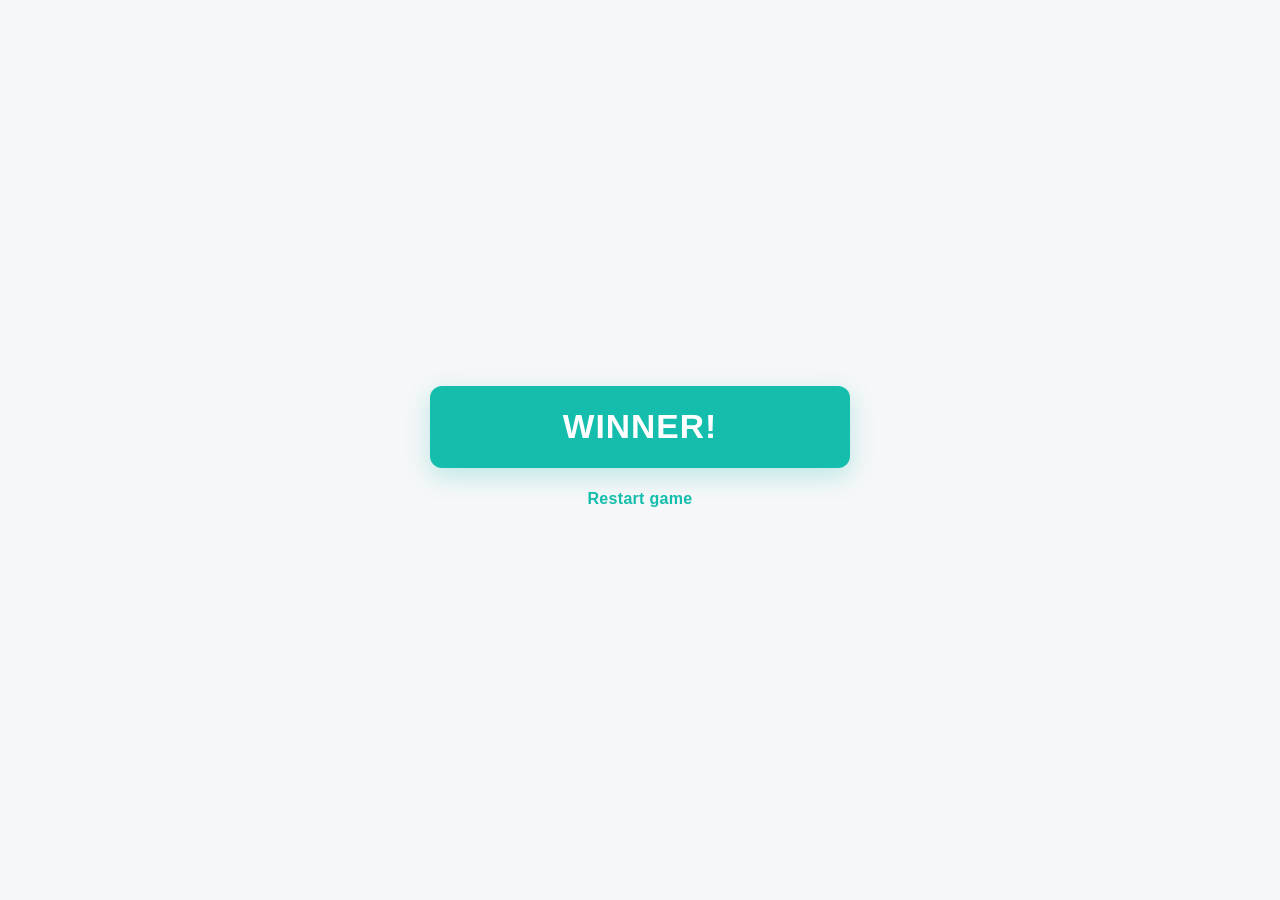
<file: winner-screen.html>
<!DOCTYPE html>
<html lang="en">
<head>
  <meta charset="UTF-8" />
  <meta name="viewport" content="width=device-width, initial-scale=1.0" />
  <title>Tic-Tac-Toe Winner Screen</title>
  <style>
    :root {
      --teal: #14bdac;
      --white: #ffffff;
      --text-dark: #0f3b36;
      --shadow: 0 8px 24px rgba(20, 189, 172, 0.25);
    }

    * {
      box-sizing: border-box;
    }

    body {
      margin: 0;
      min-height: 100vh;
      display: grid;
      place-items: center;
      font-family: "Roboto", "Segoe UI", Arial, sans-serif;
      background: #f5f7f8;
      color: var(--text-dark);
    }

    .winner-screen {
      width: min(90vw, 420px);
      text-align: center;
    }

    .winner-banner {
      background: var(--teal);
      color: var(--white);
      border-radius: 12px;
      padding: 22px 16px;
      box-shadow: var(--shadow);
      transform: scaleX(0);
      transform-origin: center;
      transition: transform 0.5s cubic-bezier(0.175, 0.885, 0.32, 1.275);
      will-change: transform;
    }

    .winner-text {
      margin: 0;
      font-size: clamp(1.6rem, 5vw, 2.1rem);
      font-weight: 700;
      letter-spacing: 1px;
      opacity: 0;
      transform: translateY(-20px);
    }

    .restart-btn {
      margin-top: 16px;
      border: none;
      background: transparent;
      color: var(--teal);
      font-size: 1rem;
      font-weight: 600;
      letter-spacing: 0.3px;
      cursor: pointer;
      opacity: 0;
      transform: translateY(-10px);
      padding: 6px 10px;
    }

    .restart-btn:hover {
      text-decoration: underline;
    }

    .winner-screen.show .winner-banner {
      transform: scaleX(1);
    }

    .winner-screen.show .winner-text {
      animation: dropFadeIn 0.45s ease-out 0.25s forwards;
    }

    .winner-screen.show .restart-btn {
      animation: dropFadeInSmall 0.4s ease-out 0.4s forwards;
    }

    @keyframes dropFadeIn {
      from {
        opacity: 0;
        transform: translateY(-20px);
      }
      to {
        opacity: 1;
        transform: translateY(0);
      }
    }

    @keyframes dropFadeInSmall {
      from {
        opacity: 0;
        transform: translateY(-10px);
      }
      to {
        opacity: 1;
        transform: translateY(0);
      }
    }
  </style>
</head>
<body>
  <section class="winner-screen" id="winnerScreen" aria-live="polite">
    <div class="winner-banner">
      <h2 class="winner-text">WINNER!</h2>
    </div>

    <button class="restart-btn" id="restartBtn" type="button">
      Restart game
    </button>
  </section>

  <script>
    const winnerScreen = document.getElementById("winnerScreen");
    const restartBtn = document.getElementById("restartBtn");

    function showWinnerScreen() {
      winnerScreen.classList.add("show");
    }

    function hideWinnerScreen() {
      winnerScreen.classList.remove("show");
    }

    restartBtn.addEventListener("click", () => {
      hideWinnerScreen();
    });

    setTimeout(showWinnerScreen, 500);
  </script>
</body>
</html>
</file>
<file: style.css>
:root {
  --font: "Outfit", -apple-system, BlinkMacSystemFont, "Segoe UI", Roboto, sans-serif;
  --font-mono: "SF Mono", "Fira Code", "Consolas", monospace;

  /* Centralized Dynamic Theme Tokens (Automatically Inherited from GAP Header Accent) */
  --brand: var(--dyn-brand, #38bdf8);
  --accent: var(--dyn-brand, #38bdf8);
  --accent-secondary: var(--dyn-flame, #818cf8);
  --accent-glow: var(--dyn-glow, rgba(56, 189, 248, 0.45));
  --accent-gradient: linear-gradient(135deg, var(--dyn-brand, #38bdf8) 0%, var(--dyn-flame, #818cf8) 100%);

  /* Default Dark Mode Surface & Contrast Tokens */
  --bg-dark: #060913;
  --dyn-bg-dark: radial-gradient(circle at 18% 15%, rgba(56, 189, 248, 0.16) 0%, transparent 45%), radial-gradient(circle at 82% 85%, rgba(129, 140, 248, 0.14) 0%, transparent 45%), #060913;
  --dyn-bg-light: #f1f5f9;

  --bg: var(--dyn-bg-dark);
  --surface: rgba(10, 16, 28, 0.76);
  --surface-border: rgba(255, 255, 255, 0.14);
  --surface-border-glow: var(--dyn-glow, rgba(56, 189, 248, 0.45));
  --surface-specular: rgba(255, 255, 255, 0.28);
  --surface-glow: var(--dyn-glow, rgba(56, 189, 248, 0.32));
  --text: #f8fafc;
  --muted: #94a3b8;

  --btn-bg: rgba(255, 255, 255, 0.07);
  --btn-border: rgba(255, 255, 255, 0.14);
  --btn-text: #f1f5f9;

  /* GAP-adaptive Active Buttons, Selected Options & Highlights */
  --btn-active-bg: rgba(255, 255, 255, 0.15);
  --btn-active-border: var(--dyn-brand, #38bdf8);
  --btn-active-text: #ffffff;
  --btn-active-shadow: 0 4px 18px var(--dyn-glow, rgba(56, 189, 248, 0.38)), inset 0 1px 1.5px rgba(255, 255, 255, 0.55);

  --x: var(--dyn-brand, #38bdf8);
  --o: var(--dyn-flame, #818cf8);
  --tile-bg: rgba(255, 255, 255, 0.05);
  --tile-border: rgba(255, 255, 255, 0.14);
  --shadow: 0 20px 50px rgba(0, 0, 0, 0.6);

  --turn-bg: rgba(15, 23, 42, 0.88);
  --turn-border: var(--dyn-brand, #38bdf8);
  --turn-text: #ffffff;

  --snake-surface: #050811;
  --snake-border: var(--dyn-brand, #38bdf8);
  --snake-glow: var(--dyn-glow, rgba(56, 189, 248, 0.35));

  --chess-light: rgba(255, 255, 255, 0.14);
  --chess-dark: rgba(10, 16, 28, 0.88);
  --chess-piece-white: #f8fafc;
  --chess-piece-black: #050811;
}

/* =========================================================================
   APPEARANCE MODES: Exclusively Light Mode and Dark Mode
   Brightness, glass surfaces, and contrast adapt to mode;
   Accents, borders, glows, active pills adapt automatically to GAP color.
   ========================================================================= */

/* 1. Dark Mode (Default) */
body[data-theme="dark"],
body:not([data-theme="light"]) {
  --bg: var(--dyn-bg-dark, #060913);
  --surface: rgba(10, 16, 28, 0.78);
  --surface-border: rgba(255, 255, 255, 0.14);
  --surface-border-glow: var(--dyn-glow, rgba(56, 189, 248, 0.45));
  --surface-specular: rgba(255, 255, 255, 0.28);
  --surface-glow: var(--dyn-glow, rgba(56, 189, 248, 0.35));
  --text: #f8fafc;
  --muted: #94a3b8;

  --brand: var(--dyn-brand, #38bdf8);
  --accent: var(--dyn-brand, #38bdf8);
  --accent-secondary: var(--dyn-flame, #818cf8);
  --accent-glow: var(--dyn-glow, rgba(56, 189, 248, 0.45));
  --accent-gradient: linear-gradient(135deg, var(--dyn-brand, #38bdf8) 0%, var(--dyn-flame, #818cf8) 100%);

  --btn-bg: rgba(255, 255, 255, 0.07);
  --btn-border: rgba(255, 255, 255, 0.14);
  --btn-text: #f1f5f9;
  --btn-active-bg: rgba(255, 255, 255, 0.16);
  --btn-active-border: var(--dyn-brand, #38bdf8);
  --btn-active-text: #ffffff;
  --btn-active-shadow: 0 4px 18px var(--dyn-glow, rgba(56, 189, 248, 0.38)), inset 0 1px 1.5px rgba(255, 255, 255, 0.55);

  --x: var(--dyn-brand, #38bdf8);
  --o: var(--dyn-flame, #818cf8);
  --tile-bg: rgba(255, 255, 255, 0.05);
  --tile-border: rgba(255, 255, 255, 0.14);

  --turn-bg: rgba(15, 23, 42, 0.88);
  --turn-border: var(--dyn-brand, #38bdf8);
  --turn-text: #ffffff;

  --snake-surface: #050811;
  --snake-border: var(--dyn-brand, #38bdf8);
  --snake-glow: var(--dyn-glow, rgba(56, 189, 248, 0.35));

  --chess-light: rgba(255, 255, 255, 0.14);
  --chess-dark: rgba(10, 16, 28, 0.88);
  --chess-piece-white: #f8fafc;
  --chess-piece-black: #050811;
}

/* 2. Light Mode */
body[data-theme="light"],
body[data-theme="white"] {
  --bg: var(--dyn-bg-light, #f1f5f9);
  --surface: rgba(255, 255, 255, 0.82);
  --surface-border: rgba(0, 0, 0, 0.11);
  --surface-border-glow: var(--dyn-glow, rgba(56, 189, 248, 0.35));
  --surface-specular: rgba(255, 255, 255, 0.9);
  --surface-glow: var(--dyn-glow, rgba(56, 189, 248, 0.22));
  --text: #0f172a;
  --muted: #475569;

  --brand: var(--dyn-brand, #0284c7);
  --accent: var(--dyn-brand, #0284c7);
  --accent-secondary: var(--dyn-flame, #6366f1);
  --accent-glow: var(--dyn-glow, rgba(56, 189, 248, 0.35));
  --accent-gradient: linear-gradient(135deg, var(--dyn-brand, #0284c7) 0%, var(--dyn-flame, #6366f1) 100%);

  --btn-bg: rgba(0, 0, 0, 0.05);
  --btn-border: rgba(0, 0, 0, 0.12);
  --btn-text: #1e293b;
  --btn-active-bg: rgba(0, 0, 0, 0.08);
  --btn-active-border: var(--dyn-brand, #0284c7);
  --btn-active-text: #0f172a;
  --btn-active-shadow: 0 3px 12px var(--dyn-glow, rgba(56, 189, 248, 0.28)), inset 0 1px 1px #ffffff;

  --x: var(--dyn-brand, #0284c7);
  --o: var(--dyn-flame, #6366f1);
  --tile-bg: rgba(255, 255, 255, 0.7);
  --tile-border: rgba(0, 0, 0, 0.12);

  --turn-bg: rgba(255, 255, 255, 0.92);
  --turn-border: var(--dyn-brand, #0284c7);
  --turn-text: #0f172a;

  --snake-surface: #e2e8f0;
  --snake-border: var(--dyn-brand, #0284c7);
  --snake-glow: var(--dyn-glow, rgba(56, 189, 248, 0.28));

  --chess-light: rgba(255, 255, 255, 0.78);
  --chess-dark: rgba(203, 213, 225, 0.88);
  --chess-piece-white: #ffffff;
  --chess-piece-black: #0f172a;
}

* { box-sizing: border-box; }
html, body { height: 100%; margin: 0; padding: 0; overflow: hidden; }

body {
  font-family: var(--font);
  color: var(--text);
  background: var(--bg);
  background-attachment: fixed;
  position: relative;
  transition: background 0.35s ease, color 0.25s ease;
}

/* Atmospheric Ambient Glow behind game stages */
body::before {
  content: "";
  position: fixed;
  inset: 0;
  background: radial-gradient(circle at 50% 50%, var(--surface-glow), transparent 60%);
  opacity: 0.18;
  pointer-events: none;
  z-index: 0;
  transition: background 0.35s ease, opacity 0.35s ease;
}

/* =========================================================================
   Sea-Glass Theme Switcher Capsule (Frosted Slider • Sun Left / Moon Right)
   Matches user's reference design with smooth sliding frosted glass thumb
   ========================================================================= */
.sea-glass-theme-switch {
  position: relative;
  display: inline-flex;
  align-items: center;
  justify-content: space-between;
  height: 32px;
  width: 78px;
  padding: 2px;
  border-radius: 9999px;
  background: rgba(255, 255, 255, 0.18);
  border: 1.5px solid rgba(255, 255, 255, 0.45);
  backdrop-filter: blur(16px) saturate(180%);
  -webkit-backdrop-filter: blur(16px) saturate(180%);
  box-shadow: inset 0 1px 2px rgba(255, 255, 255, 0.45), 0 3px 12px rgba(0, 0, 0, 0.25);
  box-sizing: border-box;
  margin: 0 4px;
  cursor: pointer;
  user-select: none;
  transition: border-color 0.2s ease, box-shadow 0.2s ease, background 0.2s ease;
}

body[data-theme="light"] .sea-glass-theme-switch {
  background: rgba(255, 255, 255, 0.55);
  border-color: rgba(255, 255, 255, 0.85);
  box-shadow: inset 0 1px 2px rgba(255, 255, 255, 0.7), 0 2px 8px rgba(0, 0, 0, 0.08);
}

.sea-glass-theme-switch:hover {
  background: rgba(255, 255, 255, 0.25);
  border-color: rgba(255, 255, 255, 0.75);
  box-shadow: inset 0 1px 2px rgba(255, 255, 255, 0.6), 0 4px 16px rgba(0, 0, 0, 0.35);
}

/* Sliding Frosted Glass Thumb (Stadium / rounded glass capsule) */
.sea-glass-thumb {
  position: absolute;
  top: 2px;
  bottom: 2px;
  left: 2px;
  width: calc((100% - 4px) / 2);
  border-radius: 9999px;
  background: rgba(255, 255, 255, 0.35);
  backdrop-filter: blur(12px);
  -webkit-backdrop-filter: blur(12px);
  border: 1.5px solid rgba(255, 255, 255, 0.85);
  box-shadow: 0 2px 8px rgba(0, 0, 0, 0.25), inset 0 1.5px 2px #ffffff;
  transition: transform 0.28s cubic-bezier(0.16, 1, 0.3, 1), background-color 0.2s ease, border-color 0.2s ease, box-shadow 0.2s ease;
  pointer-events: none;
  z-index: 1;
}

/* Light Mode: Thumb on Left over Sun */
body[data-theme="light"] .sea-glass-thumb {
  transform: translateX(0%);
  background: rgba(255, 255, 255, 0.75);
  border-color: #ffffff;
  box-shadow: 0 2px 10px rgba(245, 158, 11, 0.25), inset 0 1.5px 2px #ffffff;
}

/* Dark Mode: Thumb on Right over Moon */
body[data-theme="dark"] .sea-glass-thumb,
body:not([data-theme="light"]) .sea-glass-thumb {
  transform: translateX(100%);
  background: rgba(255, 255, 255, 0.25);
  border-color: rgba(255, 255, 255, 0.75);
  box-shadow: 0 2px 10px var(--dyn-glow, rgba(56, 189, 248, 0.35)), inset 0 1.5px 2px rgba(255, 255, 255, 0.8);
}

.sea-glass-btn {
  position: relative;
  z-index: 2;
  flex: 1;
  height: 100%;
  display: inline-flex;
  align-items: center;
  justify-content: center;
  background: transparent;
  border: none;
  padding: 0;
  margin: 0;
  color: rgba(255, 255, 255, 0.55);
  cursor: pointer;
  transition: color 0.18s ease, transform 0.15s ease, opacity 0.18s ease;
  outline: none;
}

.sea-glass-btn .sun-icon {
  transition: transform 0.2s ease, filter 0.2s ease, opacity 0.2s ease;
}

.sea-glass-btn .moon-icon {
  transition: transform 0.2s ease, filter 0.2s ease, opacity 0.2s ease;
}

/* Sun Highlighted in Light Mode */
body[data-theme="light"] .sea-glass-btn[data-theme="light"] {
  opacity: 1;
}
body[data-theme="light"] .sea-glass-btn[data-theme="dark"] {
  opacity: 0.45;
}
body[data-theme="light"] .sea-glass-btn[data-theme="dark"] .moon-icon {
  fill: #64748b;
  stroke: #475569;
}

/* Moon Highlighted in Dark Mode */
body[data-theme="dark"] .sea-glass-btn[data-theme="dark"],
body:not([data-theme="light"]) .sea-glass-btn[data-theme="dark"] {
  opacity: 1;
}
body[data-theme="dark"] .sea-glass-btn[data-theme="dark"] .moon-icon,
body:not([data-theme="light"]) .sea-glass-btn[data-theme="dark"] .moon-icon {
  fill: #ffffff;
  stroke: #ffffff;
  filter: drop-shadow(0 0 6px rgba(255, 255, 255, 0.6));
}
body[data-theme="dark"] .sea-glass-btn[data-theme="light"],
body:not([data-theme="light"]) .sea-glass-btn[data-theme="light"] {
  opacity: 0.55;
}

.sea-glass-btn:hover {
  transform: scale(1.12);
}

/* Dropdown Chevron Button inside GAP Pill */
.pill-chevron-btn {
  background: transparent;
  border: none;
  padding: 4px;
  display: inline-flex;
  align-items: center;
  justify-content: center;
  color: var(--text);
  cursor: pointer;
  border-radius: 50%;
  transition: transform 0.2s ease, opacity 0.2s ease;
  opacity: 0.8;
  margin-left: 2px;
}

.pill-chevron-btn:hover {
  opacity: 1;
  background: rgba(255, 255, 255, 0.1);
}

.floating-pill.expanded .pill-chevron-btn svg {
  transform: rotate(180deg);
}

/* Theme Menu Color Pips in Drawer */
.theme-color-pip {
  width: 10px;
  height: 10px;
  border-radius: 50%;
  display: inline-block;
  flex-shrink: 0;
  margin-right: 8px;
  box-shadow: 0 0 8px currentColor;
}

.pip-lagoon { background: #10b981; color: #10b981; }
.pip-violet { background: #ec4899; color: #ec4899; }
.pip-gold { background: #f59e0b; color: #f59e0b; }
.pip-arctic { background: #38bdf8; color: #38bdf8; }

.theme-palette-hint {
  font-size: 0.68rem;
  opacity: 0.7;
  margin-left: auto;
  font-weight: 500;
}

.glass-island {
  background: var(--surface) !important;
  backdrop-filter: blur(28px) saturate(190%) !important;
  -webkit-backdrop-filter: blur(28px) saturate(190%) !important;
  border: 1.5px solid var(--surface-border) !important;
  border-top: 1.5px solid var(--surface-specular) !important;
  box-shadow: 0 20px 50px rgba(0, 0, 0, 0.55), inset 0 1px 0 rgba(255, 255, 255, 0.2) !important;
  position: relative;
  z-index: 10;
}

.glass-panel {
  background: rgba(18, 24, 38, 0.55) !important;
  backdrop-filter: blur(24px) saturate(180%) !important;
  -webkit-backdrop-filter: blur(24px) saturate(180%) !important;
  border: 1px solid rgba(255, 255, 255, 0.14) !important;
  border-top: 1px solid rgba(255, 255, 255, 0.28) !important;
  box-shadow: 0 12px 32px rgba(0, 0, 0, 0.45), inset 0 1px 0 rgba(255, 255, 255, 0.15) !important;
  position: relative;
  z-index: 10;
}

/* Scaled-up Responsive Top Command Island */
.top-hud {
  height: 60px !important;
  min-height: 60px !important;
  padding: 0 clamp(12px, 1.5vw, 24px) !important;
  margin: 8px auto 0 !important;
  width: min(98vw, 1560px) !important;
  border-radius: 9999px !important;
  backdrop-filter: blur(32px) saturate(200%) !important;
  -webkit-backdrop-filter: blur(32px) saturate(200%) !important;
  display: flex !important;
  align-items: center !important;
  justify-content: space-between !important;
  gap: clamp(8px, 1.2vw, 16px) !important;
  position: sticky !important;
  top: 8px !important;
  z-index: 1000 !important;
  transition: background 0.3s ease, border-color 0.3s ease, box-shadow 0.3s ease;
}

body[data-theme="light"] .top-hud {
  background: rgba(255, 255, 255, 0.88) !important;
  border: 1.5px solid rgba(15, 23, 42, 0.12) !important;
  border-top: 1.5px solid #ffffff !important;
  box-shadow: 0 10px 30px rgba(0, 0, 0, 0.06), inset 0 1px 1px #ffffff !important;
}

body[data-theme="dark"] .top-hud {
  background: rgba(15, 23, 42, 0.65) !important;
  border: 1.5px solid rgba(255, 255, 255, 0.14) !important;
  border-top: 1.5px solid rgba(255, 255, 255, 0.38) !important;
  box-shadow: 0 20px 50px rgba(0, 0, 0, 0.55), inset 0 1px 1px rgba(255, 255, 255, 0.2) !important;
}

.hud-left {
  display: flex !important;
  align-items: center !important;
  gap: clamp(8px, 1vw, 14px) !important;
  flex-shrink: 0;
}

.hud-center {
  display: flex !important;
  align-items: center !important;
  justify-content: center !important;
  gap: clamp(8px, 1vw, 14px) !important;
  flex: 1;
  min-width: 0;
}

.hud-right {
  display: flex !important;
  align-items: center !important;
  gap: 8px !important;
  flex-shrink: 0 !important;
  margin-left: auto;
  z-index: 101;
}

.brand {
  font-size: clamp(1.25rem, 1.6vw, 1.55rem) !important;
  font-weight: 900 !important;
  letter-spacing: 2px !important;
  line-height: 1;
  transition: color 0.35s ease, text-shadow 0.35s ease;
  display: flex !important;
  align-items: center !important;
  gap: 8px;
  margin-right: 4px;
  user-select: none;
  cursor: pointer !important;
  color: var(--dyn-brand) !important;
  text-shadow: 0 0 20px var(--dyn-glow) !important;
}

.brand-flame-svg {
  width: clamp(26px, 2vw, 30px);
  height: clamp(26px, 2vw, 30px);
  flex-shrink: 0;
  transition: transform 0.35s cubic-bezier(0.34, 1.56, 0.64, 1), filter 0.35s ease;
  fill: var(--dyn-flame) !important;
  filter: drop-shadow(0 0 10px var(--dyn-glow)) !important;
}

.brand:hover .brand-flame-svg {
  transform: scale(1.15) rotate(8deg);
  filter: drop-shadow(0 0 16px var(--dyn-glow)) !important;
}

.brand-title {
  letter-spacing: 2px;
}

body[data-theme="light"] .brand {
  color: var(--dyn-brand) !important;
  text-shadow: 0 0 14px var(--dyn-glow) !important;
}

body[data-theme="dark"] .brand {
  color: var(--dyn-brand) !important;
  text-shadow: 0 0 24px var(--dyn-glow) !important;
}

body[data-theme="lagoon"] .brand,
body[data-theme="neon-lagoon"] .brand {
  color: #10b981 !important;
  text-shadow: 0 0 20px rgba(16, 185, 129, 0.8) !important;
}
body[data-theme="lagoon"] .brand-flame-svg,
body[data-theme="neon-lagoon"] .brand-flame-svg {
  fill: #10b981 !important;
  filter: drop-shadow(0 0 12px rgba(16, 185, 129, 0.8)) !important;
}

body[data-theme="violet"] .brand,
body[data-theme="cyber-violet"] .brand {
  color: #ec4899 !important;
  text-shadow: 0 0 20px rgba(236, 72, 153, 0.8) !important;
}
body[data-theme="violet"] .brand-flame-svg,
body[data-theme="cyber-violet"] .brand-flame-svg {
  fill: #ec4899 !important;
  filter: drop-shadow(0 0 12px rgba(236, 72, 153, 0.8)) !important;
}

body[data-theme="gold"] .brand,
body[data-theme="obsidian-gold"] .brand {
  color: #f59e0b !important;
  text-shadow: 0 0 20px rgba(245, 158, 11, 0.8) !important;
}
body[data-theme="gold"] .brand-flame-svg,
body[data-theme="obsidian-gold"] .brand-flame-svg {
  fill: #f59e0b !important;
  filter: drop-shadow(0 0 12px rgba(245, 158, 11, 0.8)) !important;
}

body[data-theme="arctic"] .brand,
body[data-theme="arctic-glass"] .brand {
  color: #38bdf8 !important;
  text-shadow: 0 0 20px rgba(56, 189, 248, 0.8) !important;
}
body[data-theme="arctic"] .brand-flame-svg,
body[data-theme="arctic-glass"] .brand-flame-svg {
  fill: #38bdf8 !important;
  filter: drop-shadow(0 0 12px rgba(56, 189, 248, 0.8)) !important;
}

.group {
  display: flex !important;
  align-items: center !important;
  gap: 6px !important;
  transition: opacity 0.2s ease, background 0.2s ease, border-color 0.2s ease;
  border-radius: 9999px;
  padding: 3px 6px;
}

body[data-theme="light"] .group {
  background: rgba(0, 0, 0, 0.04) !important;
  border: 1px solid #cbd5e1 !important;
}

body[data-theme="dark"] .group {
  background: rgba(255, 255, 255, 0.04);
  border: 1px solid rgba(255, 255, 255, 0.1);
}

.group.disabled { opacity: 0.35 !important; pointer-events: none !important; }

.group-label {
  font-size: 0.68rem !important;
  letter-spacing: 0.08em !important;
  text-transform: uppercase !important;
  font-weight: 800 !important;
  margin-left: 6px;
  margin-right: 2px;
  white-space: nowrap;
}

body[data-theme="light"] .group-label {
  color: #475569 !important;
}

body[data-theme="dark"] .group-label {
  color: var(--muted) !important;
}

.seg { display: flex !important; gap: 4px !important; align-items: center !important; flex-wrap: nowrap !important; }

.seg-btn {
  height: 34px !important;
  padding: 0 clamp(11px, 1.1vw, 17px) !important;
  border-radius: 9999px !important;
  font-size: clamp(0.78rem, 0.85vw, 0.86rem) !important;
  font-weight: 700 !important;
  cursor: pointer !important;
  line-height: 1 !important;
  white-space: nowrap !important;
  display: inline-flex !important;
  align-items: center !important;
  justify-content: center !important;
  gap: 6px;
  position: relative;
  transition: all 0.2s cubic-bezier(0.16, 1, 0.3, 1) !important;
}

/* Light Mode: Acrylic Ice Liquid Glass Buttons (NO COLOR TINT) */
body[data-theme="light"] .seg-btn {
  background: rgba(255, 255, 255, 0.85) !important;
  backdrop-filter: blur(20px) saturate(180%) !important;
  -webkit-backdrop-filter: blur(20px) saturate(180%) !important;
  border: 1px solid rgba(15, 23, 42, 0.14) !important;
  border-top: 1.5px solid #ffffff !important;
  border-bottom: 1.5px solid rgba(148, 163, 184, 0.4) !important;
  box-shadow: 
    inset 0 1px 1px #ffffff,
    0 3px 8px rgba(0, 0, 0, 0.05) !important;
  color: #0f172a !important;
  font-weight: 700 !important;
}

body[data-theme="light"] .seg-btn:hover {
  background: #ffffff !important;
  border: 1px solid rgba(15, 23, 42, 0.24) !important;
  border-top: 1.5px solid #ffffff !important;
  box-shadow: 
    inset 0 1px 1px #ffffff,
    0 6px 16px rgba(0, 0, 0, 0.09) !important;
  color: #000000 !important;
  transform: translateY(-1px);
}

body[data-theme="light"] .seg-btn:active {
  transform: translateY(1px) !important;
  box-shadow: inset 0 2px 4px rgba(0, 0, 0, 0.08) !important;
}

/* Light Active Button: Elevated Milky Crystal Glass (NO COLOR) */
body[data-theme="light"] .seg-btn.active {
  background: #ffffff !important;
  border: 1.5px solid rgba(15, 23, 42, 0.28) !important;
  border-top: 2px solid #ffffff !important;
  box-shadow: 
    inset 0 1px 2px #ffffff,
    0 6px 18px rgba(0, 0, 0, 0.12) !important;
  color: #0f172a !important;
  font-weight: 900 !important;
  transform: translateY(-0.5px);
}

/* Dark Mode: Smoky Obsidian Liquid Glass Buttons (NO COLOR TINT) */
body[data-theme="dark"] .seg-btn {
  background: rgba(255, 255, 255, 0.08) !important;
  backdrop-filter: blur(20px) saturate(180%) !important;
  -webkit-backdrop-filter: blur(20px) saturate(180%) !important;
  border: 1px solid rgba(255, 255, 255, 0.14) !important;
  border-top: 1.5px solid rgba(255, 255, 255, 0.36) !important;
  border-bottom: 1px solid rgba(0, 0, 0, 0.35) !important;
  box-shadow: 
    inset 0 1px 1px rgba(255, 255, 255, 0.22),
    0 3px 10px rgba(0, 0, 0, 0.35) !important;
  color: rgba(255, 255, 255, 0.85) !important;
  font-weight: 700 !important;
}

body[data-theme="dark"] .seg-btn:hover {
  background: rgba(255, 255, 255, 0.15) !important;
  border-color: rgba(255, 255, 255, 0.26) !important;
  border-top-color: rgba(255, 255, 255, 0.6) !important;
  box-shadow: 
    inset 0 1px 1px rgba(255, 255, 255, 0.4),
    0 6px 18px rgba(0, 0, 0, 0.4) !important;
  color: #ffffff !important;
  transform: translateY(-1px);
}

body[data-theme="dark"] .seg-btn:active {
  transform: translateY(1px) !important;
  box-shadow: inset 0 2px 4px rgba(0, 0, 0, 0.5) !important;
}

/* Dark Active Button: Pure Elevated Frosted Crystal Glass (NO COLOR) */
body[data-theme="dark"] .seg-btn.active {
  background: rgba(255, 255, 255, 0.24) !important;
  border: 1.5px solid rgba(255, 255, 255, 0.45) !important;
  border-top: 2px solid rgba(255, 255, 255, 0.85) !important;
  box-shadow: 
    inset 0 1px 1.5px rgba(255, 255, 255, 0.7),
    0 6px 20px rgba(0, 0, 0, 0.45) !important;
  color: #ffffff !important;
  font-weight: 800 !important;
  text-shadow: 0 1px 3px rgba(0, 0, 0, 0.5);
  transform: translateY(-0.5px);
}

/* Themed Mode Liquid Glass Buttons */
body[data-theme="lagoon"] .seg-btn,
body[data-theme="neon-lagoon"] .seg-btn {
  background: rgba(8, 24, 20, 0.65) !important;
  backdrop-filter: blur(20px) saturate(180%) !important;
  border: 1px solid rgba(16, 185, 129, 0.28) !important;
  border-top: 1.5px solid rgba(110, 231, 183, 0.5) !important;
  box-shadow: inset 0 1px 1px rgba(255, 255, 255, 0.15), 0 3px 10px rgba(0, 0, 0, 0.4) !important;
  color: #ecfdf5 !important;
  font-weight: 700 !important;
}
body[data-theme="lagoon"] .seg-btn:hover,
body[data-theme="neon-lagoon"] .seg-btn:hover {
  background: rgba(6, 40, 32, 0.8) !important;
  border-color: rgba(16, 185, 129, 0.6) !important;
  color: #ffffff !important;
  transform: translateY(-1px);
}
body[data-theme="lagoon"] .seg-btn.active,
body[data-theme="neon-lagoon"] .seg-btn.active {
  background: rgba(16, 185, 129, 0.25) !important;
  border: 1.5px solid rgba(52, 211, 153, 0.7) !important;
  border-top: 2px solid rgba(167, 243, 208, 0.9) !important;
  box-shadow: inset 0 1px 1.5px rgba(255, 255, 255, 0.6), 0 6px 20px rgba(0, 0, 0, 0.6), 0 0 16px rgba(16, 185, 129, 0.45) !important;
  color: #ffffff !important;
  font-weight: 800 !important;
}

body[data-theme="violet"] .seg-btn,
body[data-theme="cyber-violet"] .seg-btn {
  background: rgba(26, 10, 36, 0.65) !important;
  backdrop-filter: blur(20px) saturate(180%) !important;
  border: 1px solid rgba(236, 72, 153, 0.28) !important;
  border-top: 1.5px solid rgba(244, 114, 182, 0.5) !important;
  box-shadow: inset 0 1px 1px rgba(255, 255, 255, 0.15), 0 3px 10px rgba(0, 0, 0, 0.4) !important;
  color: #fdf2f8 !important;
  font-weight: 700 !important;
}
body[data-theme="violet"] .seg-btn:hover,
body[data-theme="cyber-violet"] .seg-btn:hover {
  background: rgba(45, 12, 60, 0.8) !important;
  border-color: rgba(236, 72, 153, 0.6) !important;
  color: #ffffff !important;
  transform: translateY(-1px);
}
body[data-theme="violet"] .seg-btn.active,
body[data-theme="cyber-violet"] .seg-btn.active {
  background: rgba(236, 72, 153, 0.28) !important;
  border: 1.5px solid rgba(244, 114, 182, 0.7) !important;
  border-top: 2px solid rgba(251, 207, 232, 0.9) !important;
  box-shadow: inset 0 1px 1.5px rgba(255, 255, 255, 0.6), 0 6px 20px rgba(0, 0, 0, 0.6), 0 0 16px rgba(236, 72, 153, 0.45) !important;
  color: #ffffff !important;
  font-weight: 800 !important;
}

body[data-theme="gold"] .seg-btn,
body[data-theme="obsidian-gold"] .seg-btn {
  background: rgba(24, 20, 10, 0.65) !important;
  backdrop-filter: blur(20px) saturate(180%) !important;
  border: 1px solid rgba(245, 158, 11, 0.28) !important;
  border-top: 1.5px solid rgba(252, 211, 77, 0.5) !important;
  box-shadow: inset 0 1px 1px rgba(255, 255, 255, 0.15), 0 3px 10px rgba(0, 0, 0, 0.4) !important;
  color: #fffbeb !important;
  font-weight: 700 !important;
}
body[data-theme="gold"] .seg-btn:hover,
body[data-theme="obsidian-gold"] .seg-btn:hover {
  background: rgba(45, 34, 12, 0.8) !important;
  border-color: rgba(245, 158, 11, 0.6) !important;
  color: #ffffff !important;
  transform: translateY(-1px);
}
body[data-theme="gold"] .seg-btn.active,
body[data-theme="obsidian-gold"] .seg-btn.active {
  background: rgba(245, 158, 11, 0.28) !important;
  border: 1.5px solid rgba(251, 191, 36, 0.75) !important;
  border-top: 2px solid rgba(254, 240, 138, 0.9) !important;
  box-shadow: inset 0 1px 1.5px rgba(255, 255, 255, 0.6), 0 6px 20px rgba(0, 0, 0, 0.6), 0 0 16px rgba(245, 158, 11, 0.45) !important;
  color: #ffffff !important;
  font-weight: 800 !important;
}

body[data-theme="arctic"] .seg-btn,
body[data-theme="arctic-glass"] .seg-btn {
  background: rgba(12, 24, 40, 0.65) !important;
  backdrop-filter: blur(20px) saturate(180%) !important;
  border: 1px solid rgba(56, 189, 248, 0.28) !important;
  border-top: 1.5px solid rgba(125, 211, 252, 0.5) !important;
  box-shadow: inset 0 1px 1px rgba(255, 255, 255, 0.15), 0 3px 10px rgba(0, 0, 0, 0.4) !important;
  color: #f0f9ff !important;
  font-weight: 700 !important;
}
body[data-theme="arctic"] .seg-btn:hover,
body[data-theme="arctic-glass"] .seg-btn:hover {
  background: rgba(15, 35, 60, 0.8) !important;
  border-color: rgba(56, 189, 248, 0.6) !important;
  color: #ffffff !important;
  transform: translateY(-1px);
}
body[data-theme="arctic"] .seg-btn.active,
body[data-theme="arctic-glass"] .seg-btn.active {
  background: rgba(56, 189, 248, 0.28) !important;
  border: 1.5px solid rgba(56, 189, 248, 0.75) !important;
  border-top: 2px solid rgba(186, 230, 253, 0.9) !important;
  box-shadow: inset 0 1px 1.5px rgba(255, 255, 255, 0.6), 0 6px 20px rgba(0, 0, 0, 0.6), 0 0 16px rgba(56, 189, 248, 0.45) !important;
  color: #ffffff !important;
  font-weight: 800 !important;
}

.icon-btn svg { display: inline-block; vertical-align: middle; }

.theme-picker {
  position: relative;
  flex-shrink: 0;
  z-index: 1000;
}
.theme-trigger {
  min-width: unset !important;
  height: 36px !important;
  padding: 0 clamp(8px, 1vw, 13px) !important;
  display: flex !important;
  align-items: center !important;
  justify-content: center !important;
  gap: 6px !important;
}

.mini-window-btn {
  width: 36px !important;
  height: 36px !important;
  padding: 0 !important;
  display: inline-flex !important;
  align-items: center !important;
  justify-content: center !important;
  flex-shrink: 0 !important;
  cursor: pointer;
}
.mini-window-btn svg {
  display: block;
}

.theme-menu {
  position: absolute;
  right: 0;
  top: calc(100% + 8px);
  width: 170px !important;
  border-radius: 14px !important;
  padding: 6px !important;
  display: none;
  z-index: 99999 !important;
  background: var(--surface) !important;
  backdrop-filter: blur(24px) saturate(180%) !important;
  -webkit-backdrop-filter: blur(24px) saturate(180%) !important;
  border: 1.5px solid var(--accent) !important;
  box-shadow: 0 16px 40px rgba(0, 0, 0, 0.65) !important;
}

.theme-picker.open .theme-menu { display: flex !important; flex-direction: column !important; gap: 4px !important; }

.theme-item {
  width: 100% !important;
  border: 1.5px solid transparent !important;
  border-radius: 8px !important;
  background-color: transparent !important;
  color: var(--text) !important;
  padding: 9px 12px !important;
  text-align: left !important;
  font-size: 0.9rem !important;
  font-weight: 800 !important;
  cursor: pointer !important;
  display: flex;
  align-items: center;
  gap: 8px;
}

.theme-item:hover { background-color: var(--btn-bg) !important; }
.theme-item.active { background-color: var(--btn-active-bg) !important; border-color: var(--btn-active-border) !important; color: var(--btn-active-text) !important; }

.arena {
  height: calc(100vh - 176px);
  display: flex;
  flex-direction: column;
  align-items: center;
  justify-content: center;
  gap: 6px;
  padding: 4px 0;
  position: relative;
  z-index: 5;
  overflow: visible !important;
}

.arena-stage {
  display: flex;
  flex-direction: column;
  align-items: center;
  justify-content: center;
  gap: 6px;
  width: 100%;
  max-width: 100%;
  position: relative;
  touch-action: none !important;
  user-select: none;
  -webkit-user-select: none;
  will-change: transform;
}

/* Horizontal Dragging Cursor & Affordances for Side-by-Side Play */
.board-shell,
.captured-sidebar,
.status-wrap {
  cursor: grab;
}

body.stage-dragging,
body.stage-dragging * {
  cursor: grabbing !important;
  user-select: none !important;
  -webkit-user-select: none !important;
}

.stage-drag-handle {
  position: absolute;
  top: 5px;
  left: 50%;
  transform: translateX(-50%);
  width: 44px;
  height: 8px;
  display: flex;
  align-items: center;
  justify-content: center;
  z-index: 25;
  cursor: grab;
  opacity: 0.55;
  transition: opacity 0.2s ease, transform 0.2s ease;
  pointer-events: auto;
}

.stage-drag-handle:hover {
  opacity: 1;
  transform: translateX(-50%) scale(1.1);
}

.stage-drag-bar {
  width: 32px;
  height: 3.5px;
  border-radius: 9999px;
  background: rgba(255, 255, 255, 0.45);
  box-shadow: 0 1px 3px rgba(0, 0, 0, 0.4);
}

body[data-theme="light"] .stage-drag-bar {
  background: rgba(15, 23, 42, 0.35);
  box-shadow: 0 1px 2px rgba(0, 0, 0, 0.15);
}

/* Ensure interactive controls maintain pointer / text cursors */
.board-shell button,
.board-shell select,
.board-shell .seg-btn,
.board-shell .pattu-mini-nav-btn,
.board-shell .pattu-pill {
  cursor: pointer !important;
}

.board-shell input[type="text"],
.board-shell input[type="number"],
.board-shell textarea {
  cursor: text !important;
}

.chess-cell,
.ttt-cell {
  cursor: pointer !important;
}

.status-wrap { display: flex; align-items: center; justify-content: center; min-height: 38px; gap: 10px; }

.turn-pill {
  border-radius: 9999px !important;
  padding: 7px 22px !important;
  font-size: 0.98rem !important;
  font-weight: 900 !important;
  letter-spacing: 0.5px !important;
  background-color: var(--turn-bg) !important;
  border: 2px solid var(--turn-border) !important;
  color: var(--turn-text) !important;
  display: flex;
  align-items: center;
  gap: 6px;
  transition: box-shadow 0.3s ease, transform 0.3s ease;
}

.move-pill {
  border-radius: 9999px !important;
  padding: 7px 18px !important;
  font-size: 0.92rem !important;
  font-weight: 800 !important;
  background-color: var(--turn-bg) !important;
  border: 1.5px solid var(--surface-border) !important;
  color: var(--text) !important;
  display: flex;
  align-items: center;
  gap: 4px;
}
.move-pill b { color: var(--accent); }

.turn-pill.idle-nudge {
  animation: pillPulse 1.2s infinite ease-in-out;
  border-color: #ef4444 !important;
  color: #ef4444 !important;
  box-shadow: 0 0 20px rgba(239, 68, 68, 0.6) !important;
}

@keyframes pillPulse {
  0%, 100% { transform: scale(1); }
  50% { transform: scale(1.06); }
}

.board-shell.idle-shake { animation: boardNudge 2.5s infinite ease-in-out; }

@keyframes boardNudge {
  0%, 100% { transform: translateY(0); }
  10%, 30% { transform: translateY(-3px); }
  20%, 40% { transform: translateY(3px); }
  50% { transform: translateY(0); }
}

.hidden,
[hidden],
#boardWrap > .hidden,
.board-shell > .hidden,
body.mini-window .hidden,
body.mini-window [hidden],
body.mini-window #boardWrap > .hidden,
body.mini-window .chess-board.hidden,
body.mini-window .ttt-board.hidden,
body.mini-window .wordle-arena.hidden,
body.mini-window .poker-arena.hidden,
body.mini-window .captured-sidebar.hidden {
  display: none !important;
}

.radial-wrap {
  position: relative;
  width: 74px;
  height: 74px;
  border-radius: 9999px;
  display: inline-flex;
  align-items: center;
  justify-content: center;
  background: radial-gradient(circle, rgba(255, 255, 255, 0.08) 0%, rgba(18, 24, 38, 0.75) 100%);
  border: 2px solid rgba(255, 255, 255, 0.22);
  box-shadow: 0 12px 28px rgba(0, 0, 0, 0.5), inset 0 1px 1px rgba(255, 255, 255, 0.4);
  backdrop-filter: blur(20px);
  flex-shrink: 0;
  box-sizing: border-box;
  padding: 0;
}
.radial {
  position: absolute;
  inset: 0;
  width: 100%;
  height: 100%;
  transform: rotate(-90deg);
  pointer-events: none;
}
.ring-bg { fill: none; stroke: rgba(255, 255, 255, 0.12); stroke-width: 6; }
.ring-fg {
  fill: none;
  stroke: #22d3ee;
  stroke-width: 6;
  stroke-linecap: round;
  stroke-dasharray: 314.159;
  stroke-dashoffset: 0;
  filter: drop-shadow(0 0 6px rgba(34, 211, 238, 0.75));
}
.radial-text {
  position: relative;
  z-index: 2;
  font-family: var(--font-mono);
  font-size: 1.15rem;
  font-weight: 900;
  color: #ffffff;
  display: flex;
  align-items: center;
  justify-content: center;
  text-align: center;
  line-height: 1;
  pointer-events: none;
  user-select: none;
}

body[data-theme="light"] .radial-wrap {
  background: rgba(255, 255, 255, 0.88) !important;
  border-color: rgba(15, 23, 42, 0.22) !important;
  box-shadow: 0 4px 16px rgba(0, 0, 0, 0.12) !important;
}
body[data-theme="light"] .ring-bg {
  stroke: rgba(15, 23, 42, 0.12) !important;
}
body[data-theme="light"] .ring-fg {
  stroke: #0284c7 !important;
  filter: drop-shadow(0 0 4px rgba(2, 132, 199, 0.5)) !important;
}
body[data-theme="light"] .radial-text {
  color: #0f172a !important;
}

.board-area {
  display: flex;
  flex-direction: row;
  align-items: center;
  justify-content: center;
  gap: clamp(10px, 2vmin, 24px);
  width: 100%;
}

/* Constant Size Board Shells (Identical constant size for TTT & Chess) */
.board-shell {
  width: min(72vmin, 470px);
  height: min(72vmin, 470px);
  aspect-ratio: 1 / 1;
  border-radius: 24px !important;
  padding: 12px !important;
  position: relative;
  background: rgba(15, 23, 42, 0.65) !important;
  backdrop-filter: blur(28px) saturate(190%) !important;
  -webkit-backdrop-filter: blur(28px) saturate(190%) !important;
  border: 1.5px solid rgba(255, 255, 255, 0.14) !important;
  border-top: 2px solid rgba(255, 255, 255, 0.45) !important;
  box-shadow: 0 28px 65px rgba(0, 0, 0, 0.65), inset 0 1px 1.5px rgba(255, 255, 255, 0.35) !important;
  display: flex;
  align-items: center;
  justify-content: center;
  box-sizing: border-box;
  flex-shrink: 0;
  overflow: hidden;
  transition: width 0.25s ease, max-width 0.25s ease, background 0.3s ease, border-color 0.3s ease, box-shadow 0.3s ease;
}

body[data-theme="light"] .board-shell {
  background: rgba(255, 255, 255, 0.88) !important;
  border: 1.5px solid rgba(15, 23, 42, 0.12) !important;
  border-top: 2px solid #ffffff !important;
  box-shadow: 0 20px 50px rgba(0, 0, 0, 0.08), inset 0 1px 1.5px #ffffff !important;
}

.board-shell.chess-mode {
  width: min(72vmin, 470px) !important;
  height: min(72vmin, 470px) !important;
  aspect-ratio: 1 / 1 !important;
  padding: 12px !important;
  border-radius: 24px !important;
}

.board-shell.wordle-mode,
.board-shell.poker-mode {
  width: min(94vw, 560px) !important;
  max-width: 560px !important;
  aspect-ratio: auto !important;
  height: auto !important;
  padding: 12px 14px 14px !important;
  box-sizing: border-box;
}

.board-shell.sequence-mode {
  width: min(76vmin, 490px) !important;
  max-width: 490px !important;
  aspect-ratio: auto !important;
  height: auto !important;
  padding: 10px 12px 14px !important;
  box-sizing: border-box;
}

/* Acrylic Liquid Glass Captured Troughs */
.captured-sidebar {
  width: clamp(76px, 13vmin, 115px);
  height: min(72vmin, 470px);
  border-radius: 20px !important;
  padding: 14px 8px !important;
  display: flex;
  flex-direction: column;
  align-items: center;
  box-sizing: border-box;
  flex-shrink: 0;
  overflow-y: auto;
  scrollbar-width: thin;
  background: rgba(15, 23, 42, 0.65) !important;
  backdrop-filter: blur(28px) saturate(180%) !important;
  -webkit-backdrop-filter: blur(28px) saturate(180%) !important;
  border: 1.5px solid rgba(255, 255, 255, 0.14) !important;
  border-top: 2px solid rgba(255, 255, 255, 0.38) !important;
  box-shadow: 0 20px 45px rgba(0, 0, 0, 0.5), inset 0 1px 1px rgba(255, 255, 255, 0.3) !important;
  transition: background 0.3s ease, border-color 0.3s ease, box-shadow 0.3s ease;
}

body[data-theme="light"] .captured-sidebar {
  background: rgba(255, 255, 255, 0.88) !important;
  border: 1.5px solid rgba(15, 23, 42, 0.12) !important;
  border-top: 2px solid #ffffff !important;
  box-shadow: 0 10px 30px rgba(0, 0, 0, 0.07), inset 0 1px 1px #ffffff !important;
}

.captured-header {
  font-size: clamp(0.64rem, 1.1vmin, 0.76rem);
  font-weight: 800;
  text-transform: uppercase;
  letter-spacing: 0.08em;
  color: rgba(255, 255, 255, 0.85);
  text-align: center;
  padding-bottom: 8px;
  border-bottom: 1px solid rgba(255, 255, 255, 0.14);
  width: 100%;
  margin-bottom: 10px;
}

body[data-theme="light"] .captured-header {
  color: #0f172a !important;
  font-weight: 900 !important;
  border-bottom: 1.5px solid #cbd5e1 !important;
}

.captured-tray {
  display: flex;
  flex-direction: column;
  gap: 8px;
  align-items: center;
  width: 100%;
  flex: 1;
}

/* 3D Embossed Tactile Chess Captured Piece Counters */
.captured-piece-chip {
  display: inline-flex;
  align-items: center;
  justify-content: space-between;
  width: 100%;
  padding: 5px 8px;
  border-radius: 12px;
  backdrop-filter: blur(16px) saturate(180%);
  -webkit-backdrop-filter: blur(16px) saturate(180%);
  transition: transform 0.15s ease, background 0.15s ease, border-color 0.15s ease, box-shadow 0.15s ease;
  user-select: none;
}

body[data-theme="light"] .captured-piece-chip {
  background: linear-gradient(180deg, rgba(255, 255, 255, 0.95) 0%, rgba(241, 245, 250, 0.8) 100%) !important;
  border: 1px solid rgba(255, 255, 255, 0.9) !important;
  border-top: 1.5px solid #ffffff !important;
  border-bottom: 1px solid rgba(148, 163, 184, 0.35) !important;
  box-shadow: 
    inset 0 1px 1px rgba(255, 255, 255, 0.95),
    0 3px 8px rgba(0, 0, 0, 0.04) !important;
}

body[data-theme="light"] .captured-piece-chip:hover {
  background: #ffffff !important;
  border-color: rgba(15, 23, 42, 0.22) !important;
  box-shadow: inset 0 1px 1px #ffffff, 0 6px 14px rgba(0, 0, 0, 0.08) !important;
  transform: translateY(-1px);
}

body[data-theme="dark"] .captured-piece-chip {
  background: rgba(255, 255, 255, 0.08) !important;
  border: 1px solid rgba(255, 255, 255, 0.14) !important;
  border-top: 1.5px solid rgba(255, 255, 255, 0.35) !important;
  box-shadow: inset 0 1px 1px rgba(255, 255, 255, 0.25), 0 3px 8px rgba(0, 0, 0, 0.35) !important;
}

body[data-theme="dark"] .captured-piece-chip:hover {
  transform: translateY(-1px);
  background: rgba(255, 255, 255, 0.16) !important;
  border-color: rgba(255, 255, 255, 0.28) !important;
  box-shadow: inset 0 1px 1px rgba(255, 255, 255, 0.4), 0 4px 14px rgba(0, 0, 0, 0.45) !important;
}

.chip-icon {
  width: 26px;
  height: 26px;
  display: inline-flex;
  align-items: center;
  justify-content: center;
}

.chip-icon .glass-piece-svg {
  width: 22px !important;
  height: 22px !important;
}

.chip-badge {
  font-size: 0.72rem;
  font-weight: 800;
  padding: 2px 6px;
  border-radius: 9999px;
  background: rgba(0, 0, 0, 0.55);
  border: 1px solid rgba(255, 255, 255, 0.15);
  color: #ffffff;
  box-shadow: inset 0 1px 2px rgba(0, 0, 0, 0.6);
}

body[data-theme="light"] .chip-badge {
  background: #0f172a !important;
  color: #ffffff !important;
  border: none !important;
}

.chip-icon.white-piece {
  color: var(--chess-piece-white);
}

.chip-icon.black-piece {
  color: var(--chess-piece-black);
}

@media (max-width: 640px) {
  .board-shell.chess-mode {
    width: min(64vmin, 320px) !important;
  }
  .captured-sidebar {
    width: clamp(52px, 13vw, 70px);
    height: min(64vmin, 320px);
    padding: 6px 3px !important;
  }
  .captured-header {
    font-size: 0.58rem;
    margin-bottom: 4px;
  }
  .captured-piece-chip {
    padding: 3px 4px;
  }
  .chip-icon {
    width: 20px;
    height: 20px;
  }
  .chip-badge {
    font-size: 0.65rem;
    padding: 1px 4px;
  }
}

.ttt-board,
.ttt-grid {
  width: 100%;
  height: 100%;
  display: grid;
  gap: 8px;
  box-sizing: border-box;
  overflow: hidden;
}

.ttt-cell {
  width: 100%;
  height: 100%;
  min-width: 0;
  min-height: 0;
  box-sizing: border-box;
  aspect-ratio: 1 / 1;
  border: 1.5px solid rgba(255, 255, 255, 0.14);
  border-radius: 14px;
  background-color: rgba(255, 255, 255, 0.05);
  backdrop-filter: blur(12px);
  color: var(--text);
  font-size: clamp(24px, 5.5vmin, 44px);
  font-weight: 900;
  cursor: pointer;
  display: flex;
  align-items: center;
  justify-content: center;
  transition: transform 0.1s ease, border-color 0.15s ease, background-color 0.15s ease, box-shadow 0.15s ease;
}

body[data-theme="light"] .ttt-cell {
  background-color: #ffffff !important;
  border: 2px solid #cbd5e1 !important;
  box-shadow: 0 4px 12px rgba(0, 0, 0, 0.05) !important;
}

body[data-theme="light"] .ttt-cell:hover {
  background-color: #f8fafc !important;
  border-color: #0284c7 !important;
  box-shadow: 0 6px 18px rgba(2, 132, 199, 0.15) !important;
}

body[data-theme="light"] .ttt-cell.x {
  color: #0284c7 !important;
  filter: drop-shadow(0 2px 8px rgba(2, 132, 199, 0.35)) !important;
}

body[data-theme="light"] .ttt-cell.o {
  color: #ea580c !important;
  filter: drop-shadow(0 2px 8px rgba(234, 88, 12, 0.35)) !important;
}

body[data-theme="light"] .ttt-cell.win {
  border-color: #0284c7 !important;
  box-shadow: 0 0 0 3px #0284c7, inset 0 0 16px rgba(2, 132, 199, 0.2) !important;
}

.ttt-cell:hover {
  background-color: rgba(255, 255, 255, 0.1);
  border-color: rgba(255, 255, 255, 0.35);
  transform: scale(1.02);
  box-shadow: 0 6px 18px rgba(0, 0, 0, 0.35);
}

.ttt-cell.x {
  color: #38bdf8;
  filter: drop-shadow(0 0 12px rgba(56, 189, 248, 0.75)) drop-shadow(0 0 24px rgba(56, 189, 248, 0.45));
}
.ttt-cell.o {
  color: #fbbf24;
  filter: drop-shadow(0 0 12px rgba(251, 191, 36, 0.85)) drop-shadow(0 0 24px rgba(251, 191, 36, 0.45));
}
.ttt-cell.win {
  border-color: #38bdf8;
  box-shadow: 0 0 0 2px #38bdf8, inset 0 0 16px rgba(56, 189, 248, 0.35);
}
.ttt-cell svg { width: 55%; height: 55%; fill: currentColor; }
.ttt-cell.ghost-svg svg { opacity: 0.25; }

.ttt-win-line { position: absolute; inset: 12px; width: calc(100% - 24px); height: calc(100% - 24px); pointer-events: none; }
.ttt-win-line line { stroke: #38bdf8; stroke-width: 4; stroke-linecap: round; stroke-dasharray: 100; stroke-dashoffset: 100; animation: drawWin 0.45s ease forwards; filter: drop-shadow(0 0 8px rgba(56, 189, 248, 0.75)); }

@keyframes drawWin { to { stroke-dashoffset: 0; } }

/* Liquid Glass Chess Board (Exact Match to Mockup) */
.chess-board {
  width: 100%;
  height: 100%;
  display: grid;
  grid-template-columns: repeat(8, 1fr);
  grid-template-rows: repeat(8, 1fr);
  border-radius: 16px;
  overflow: hidden;
  border: 1.5px solid rgba(255, 255, 255, 0.18);
  box-shadow: inset 0 2px 8px rgba(0, 0, 0, 0.45);
  gap: 1.5px;
  background: rgba(255, 255, 255, 0.04);
  padding: 2px;
}

body[data-theme="light"] .chess-board {
  background: #cbd5e1 !important;
  border: 2px solid var(--dyn-border) !important;
  box-shadow: 0 16px 40px rgba(0, 0, 0, 0.08), 0 0 24px var(--dyn-tint) !important;
}

.chess-cell {
  appearance: none;
  -webkit-appearance: none;
  background: transparent;
  border: none;
  padding: 0;
  margin: 0;
  font: inherit;
  color: inherit;
  display: flex;
  align-items: center;
  justify-content: center;
  cursor: pointer !important;
  user-select: none;
  position: relative;
  transition: transform 0.12s ease, filter 0.12s ease, background 0.15s ease;
  border-radius: 3px;
}

.chess-cell.light {
  background: rgba(215, 235, 250, 0.22);
  backdrop-filter: blur(12px);
  border: 1px solid rgba(255, 255, 255, 0.16);
  box-shadow: inset 0 1px 1px rgba(255, 255, 255, 0.35);
}

body[data-theme="light"] .chess-cell.light {
  background: #f8fafc !important;
  border: 1px solid #e2e8f0 !important;
  box-shadow: inset 0 1px 1px #ffffff !important;
}

.chess-cell.dark {
  background: rgba(14, 20, 30, 0.82);
  backdrop-filter: blur(12px);
  border: 1px solid rgba(255, 255, 255, 0.05);
  box-shadow: inset 0 2px 4px rgba(0, 0, 0, 0.55);
}

body[data-theme="light"] .chess-cell.dark {
  background: #94a3b8 !important;
  border: 1px solid #64748b !important;
  box-shadow: inset 0 2px 4px rgba(0, 0, 0, 0.15) !important;
}

/* Glass Chess Pieces - Frosted Crystal & Smoky Obsidian */
.glass-piece-svg {
  width: 80%;
  height: 80%;
  display: block;
  transition: transform 0.15s ease, filter 0.15s ease;
  pointer-events: none;
}

.glass-piece-svg.glass-piece-white {
  fill: #f0f9ff;
  stroke: #ffffff;
  stroke-width: 1.2px;
  stroke-linejoin: round;
  filter: drop-shadow(0 3px 6px rgba(0, 0, 0, 0.45)) drop-shadow(0 0 8px rgba(186, 230, 253, 0.65));
}

body[data-theme="light"] .glass-piece-svg.glass-piece-white {
  fill: #ffffff !important;
  stroke: #0f172a !important;
  stroke-width: 1.5px !important;
  filter: drop-shadow(0 2px 4px rgba(0, 0, 0, 0.35)) !important;
}

.glass-piece-svg.glass-piece-black {
  fill: #1e293b;
  stroke: #64748b;
  stroke-width: 1.2px;
  stroke-linejoin: round;
  filter: drop-shadow(0 4px 8px rgba(0, 0, 0, 0.75)) drop-shadow(0 0 4px rgba(15, 23, 42, 0.8));
}

body[data-theme="light"] .glass-piece-svg.glass-piece-black {
  fill: #0f172a !important;
  stroke: #334155 !important;
  stroke-width: 1.2px !important;
  filter: drop-shadow(0 2px 4px rgba(0, 0, 0, 0.35)) !important;
}

/* Inner piece details (Knight eye & mane, Bishop cross) */
.piece-detail {
  fill: none !important;
}
.glass-piece-white .piece-detail {
  stroke: rgba(15, 23, 42, 0.65) !important;
  stroke-width: 1.3px !important;
}
.glass-piece-black .piece-detail {
  stroke: rgba(226, 232, 240, 0.75) !important;
  stroke-width: 1.3px !important;
}

.piece-detail-fill {
  stroke: none !important;
}
.glass-piece-white .piece-detail-fill {
  fill: rgba(15, 23, 42, 0.65) !important;
}
.glass-piece-black .piece-detail-fill {
  fill: rgba(226, 232, 240, 0.75) !important;
}

body[data-theme="light"] .glass-piece-white .piece-detail {
  stroke: rgba(15, 23, 42, 0.85) !important;
}
body[data-theme="light"] .glass-piece-black .piece-detail {
  stroke: rgba(248, 250, 252, 0.85) !important;
}
body[data-theme="light"] .glass-piece-white .piece-detail-fill {
  fill: rgba(15, 23, 42, 0.85) !important;
}
body[data-theme="light"] .glass-piece-black .piece-detail-fill {
  fill: rgba(248, 250, 252, 0.85) !important;
}

.chess-cell:hover .glass-piece-svg {
  transform: translateY(-2px) scale(1.06);
  filter: drop-shadow(0 6px 12px rgba(0, 0, 0, 0.6)) drop-shadow(0 0 12px rgba(56, 189, 248, 0.7));
}

/* Theme variations for pieces */
body[data-theme="lagoon"] .glass-piece-svg.glass-piece-black,
body[data-theme="neon-lagoon"] .glass-piece-svg.glass-piece-black {
  fill: #022c22;
  stroke: #10b981;
  filter: drop-shadow(0 4px 6px rgba(0, 0, 0, 0.8)) drop-shadow(0 0 10px rgba(16, 185, 129, 0.6));
}
body[data-theme="lagoon"] .glass-piece-svg.glass-piece-white,
body[data-theme="neon-lagoon"] .glass-piece-svg.glass-piece-white {
  fill: #ecfdf5;
  stroke: #06b6d4;
  filter: drop-shadow(0 4px 6px rgba(0, 0, 0, 0.5)) drop-shadow(0 0 10px rgba(6, 182, 212, 0.6));
}

body[data-theme="violet"] .glass-piece-svg.glass-piece-black,
body[data-theme="cyber-violet"] .glass-piece-svg.glass-piece-black {
  fill: #2e1065;
  stroke: #ec4899;
  filter: drop-shadow(0 4px 6px rgba(0, 0, 0, 0.8)) drop-shadow(0 0 10px rgba(236, 72, 153, 0.6));
}
body[data-theme="violet"] .glass-piece-svg.glass-piece-white,
body[data-theme="cyber-violet"] .glass-piece-svg.glass-piece-white {
  fill: #fdf4ff;
  stroke: #f472b6;
  filter: drop-shadow(0 4px 6px rgba(0, 0, 0, 0.5)) drop-shadow(0 0 10px rgba(244, 114, 182, 0.6));
}

body[data-theme="gold"] .glass-piece-svg.glass-piece-black,
body[data-theme="obsidian-gold"] .glass-piece-svg.glass-piece-black {
  fill: #18181b;
  stroke: #f59e0b;
  filter: drop-shadow(0 4px 6px rgba(0, 0, 0, 0.8)) drop-shadow(0 0 10px rgba(245, 158, 11, 0.6));
}
body[data-theme="gold"] .glass-piece-svg.glass-piece-white,
body[data-theme="obsidian-gold"] .glass-piece-svg.glass-piece-white {
  fill: #fffbeb;
  stroke: #fbbf24;
  filter: drop-shadow(0 4px 6px rgba(0, 0, 0, 0.5)) drop-shadow(0 0 10px rgba(251, 191, 36, 0.6));
}

body[data-theme="arctic"] .glass-piece-svg.glass-piece-black,
body[data-theme="arctic-glass"] .glass-piece-svg.glass-piece-black {
  fill: #082f49;
  stroke: #38bdf8;
  filter: drop-shadow(0 4px 6px rgba(0, 0, 0, 0.8)) drop-shadow(0 0 10px rgba(56, 189, 248, 0.6));
}
body[data-theme="arctic"] .glass-piece-svg.glass-piece-white,
body[data-theme="arctic-glass"] .glass-piece-svg.glass-piece-white {
  fill: #f0f9ff;
  stroke: #7dd3fc;
  filter: drop-shadow(0 4px 6px rgba(0, 0, 0, 0.5)) drop-shadow(0 0 10px rgba(125, 211, 252, 0.6));
}

/* Selected Cell (subtle border highlight, NO DOTS) */
.chess-cell.selected {
  background: rgba(56, 189, 248, 0.32) !important;
  outline: 2.5px solid #38bdf8 !important;
  outline-offset: -2.5px;
  box-shadow: 0 0 18px rgba(56, 189, 248, 0.65), inset 0 0 10px rgba(56, 189, 248, 0.35) !important;
}

body[data-theme="light"] .chess-cell.selected {
  background: rgba(2, 132, 199, 0.18) !important;
  outline: 2.5px solid #0284c7 !important;
  box-shadow: 0 0 16px rgba(2, 132, 199, 0.35), inset 0 0 10px rgba(2, 132, 199, 0.15) !important;
}

/* STRICT RULE: Never render move destination hint dots */
.chess-cell.hint::after,
.chess-cell::after {
  display: none !important;
}

/* Legal Move Destination subtle glowing borders (NO DOTS) */
.chess-cell.valid-target {
  box-shadow: inset 0 0 0 2px rgba(56, 189, 248, 0.65), 0 0 10px rgba(56, 189, 248, 0.3) !important;
  cursor: pointer !important;
}

body[data-theme="light"] .chess-cell.valid-target {
  box-shadow: inset 0 0 0 2px rgba(2, 132, 199, 0.7), 0 0 10px rgba(2, 132, 199, 0.25) !important;
}

.chess-cell.capture-target {
  box-shadow: inset 0 0 0 2px rgba(239, 68, 68, 0.85), 0 0 12px rgba(239, 68, 68, 0.45) !important;
  cursor: pointer !important;
}


/* Wordle Arena & Authentic Powerlanguage Visual Engine */
.board-shell.wordle-mode {
  max-width: 520px !important;
  width: 100% !important;
  display: flex !important;
  flex-direction: column !important;
  align-items: center !important;
  justify-content: flex-start !important;
  padding: 16px 18px 24px 18px !important;
  background: rgba(13, 27, 21, 0.92) !important;
  border: 1.5px solid rgba(255, 255, 255, 0.18) !important;
  box-shadow: 0 12px 40px rgba(0, 0, 0, 0.65), 0 0 0 1px rgba(255, 255, 255, 0.08) !important;
  backdrop-filter: blur(20px) !important;
  border-radius: 18px !important;
}

body[data-theme="light"] .board-shell.wordle-mode {
  background: #ffffff !important;
  border: 1.5px solid #cbd5e1 !important;
  box-shadow: 0 10px 30px rgba(0, 0, 0, 0.08), 0 0 0 1px rgba(0, 0, 0, 0.04) !important;
}

.wordle-arena {
  width: 100%;
  display: flex;
  flex-direction: column;
  align-items: center;
  justify-content: flex-start;
  position: relative;
}

/* Floating Toast Notifications System */
.wordle-toast-container {
  position: absolute;
  top: 48px;
  left: 50%;
  transform: translateX(-50%);
  z-index: 1000;
  pointer-events: none;
  display: flex;
  flex-direction: column;
  align-items: center;
  gap: 8px;
  width: max-content;
  max-width: 90%;
}

.wordle-toast {
  background: #0f172a;
  color: #f8fafc;
  font-weight: 800;
  font-size: 0.95rem;
  padding: 11px 20px;
  border-radius: 6px;
  box-shadow: 0 6px 24px rgba(0, 0, 0, 0.6), 0 0 0 1px rgba(255, 255, 255, 0.2);
  animation: toastPop 0.15s cubic-bezier(0.18, 0.89, 0.32, 1.28) forwards;
  letter-spacing: 0.3px;
  text-align: center;
}

.wordle-toast.fade-out {
  opacity: 0;
  transition: opacity 0.3s ease;
}

body[data-theme="light"] .wordle-toast {
  background: #0f172a;
  color: #ffffff;
  box-shadow: 0 6px 20px rgba(0, 0, 0, 0.3);
}

@keyframes toastPop {
  0% { transform: scale(0.85); opacity: 0; }
  100% { transform: scale(1); opacity: 1; }
}

/* Wordle Top Sub-Header & Controls */
.wordle-top-bar {
  width: 100%;
  max-width: 480px;
  display: flex;
  flex-direction: column;
  align-items: center;
  gap: 10px;
  padding: 4px 6px 12px 6px;
  border-bottom: 1.5px solid rgba(255, 255, 255, 0.18);
  margin-bottom: 14px;
  box-sizing: border-box;
}

body[data-theme="light"] .wordle-top-bar {
  border-bottom-color: #e2e8f0;
}

.wordle-header-row {
  width: 100%;
  display: flex;
  align-items: center;
  justify-content: space-between;
}

.wordle-bar-left, .wordle-bar-right {
  display: flex;
  align-items: center;
  gap: 6px;
  min-width: 74px;
}

.wordle-bar-left {
  justify-content: flex-start;
  flex-shrink: 0;
}

.wordle-bar-right {
  justify-content: flex-end;
  flex-shrink: 0;
}

.wordle-title-block {
  text-align: center;
  flex: 1;
  min-width: 0;
  padding: 0 4px;
}

.wordle-subbar {
  display: flex;
  align-items: center;
  justify-content: center;
  gap: 8px;
  width: 100%;
  flex-wrap: wrap;
}

.wordle-title-text {
  font-family: 'Clear Sans', 'Helvetica Neue', Arial, sans-serif;
  font-size: clamp(1.2rem, 3.5vw, 1.6rem);
  font-weight: 900;
  letter-spacing: 2px;
  color: #ffffff;
  line-height: 1;
  white-space: nowrap;
}

body[data-theme="light"] .wordle-title-text {
  color: #0f172a;
}

.wordle-action-icon {
  width: 34px;
  height: 34px;
  min-width: 34px;
  border-radius: 8px;
  border: 1.5px solid rgba(255, 255, 255, 0.24);
  background: rgba(255, 255, 255, 0.08);
  color: #ffffff;
  display: flex;
  align-items: center;
  justify-content: center;
  cursor: pointer;
  transition: transform 0.1s ease, background 0.15s ease, border-color 0.15s ease;
  box-sizing: border-box;
  padding: 0;
}

.wordle-action-icon:hover {
  background: rgba(255, 255, 255, 0.16);
  border-color: rgba(255, 255, 255, 0.4);
  transform: translateY(-1px);
}

.wordle-action-icon.active {
  border-color: #eab308 !important;
  color: #eab308 !important;
  box-shadow: 0 0 12px rgba(234, 179, 8, 0.45);
}

body[data-theme="light"] .wordle-action-icon {
  border: 1.5px solid #cbd5e1;
  background: #f1f5f9;
  color: #0f172a;
}

body[data-theme="light"] .wordle-action-icon:hover {
  background: #e2e8f0;
  border-color: #94a3b8;
}

/* Wordle Hard Mode Hint Button */
.wordle-hint-btn {
  border-color: rgba(251, 191, 36, 0.45) !important;
  color: #fbbf24 !important;
}
.wordle-hint-btn:hover {
  background: rgba(251, 191, 36, 0.2) !important;
  border-color: #fbbf24 !important;
  box-shadow: 0 0 14px rgba(251, 191, 36, 0.5) !important;
}

/* Wordle Hard Mode Concept Hint Card (Compact Sea-Glass Card) */
.wordle-hint-card {
  width: 100%;
  max-width: 380px;
  margin: 6px auto;
  padding: 10px 14px;
  border-radius: 12px;
  background: rgba(15, 23, 42, 0.88);
  border: 1.5px solid var(--dyn-brand, #38bdf8);
  box-shadow: 0 8px 24px rgba(0, 0, 0, 0.45), 0 0 16px var(--dyn-glow, rgba(56, 189, 248, 0.35));
  backdrop-filter: blur(16px);
  -webkit-backdrop-filter: blur(16px);
  display: flex;
  flex-direction: column;
  gap: 6px;
  text-align: left;
  box-sizing: border-box;
  animation: wordleHintPop 0.25s cubic-bezier(0.16, 1, 0.3, 1);
}

@keyframes wordleHintPop {
  from { opacity: 0; transform: translateY(-6px) scale(0.98); }
  to { opacity: 1; transform: translateY(0) scale(1); }
}

body[data-theme="light"] .wordle-hint-card {
  background: rgba(255, 255, 255, 0.94);
  border-color: var(--dyn-brand, #0284c7);
  box-shadow: 0 4px 16px rgba(0, 0, 0, 0.1), 0 0 12px var(--dyn-glow, rgba(56, 189, 248, 0.25));
}

.wordle-hint-card-head {
  display: flex;
  align-items: center;
  justify-content: space-between;
}

.wordle-hint-badge {
  font-size: 0.68rem;
  font-weight: 800;
  letter-spacing: 0.08em;
  color: #f59e0b;
}

.wordle-hint-close-btn {
  background: transparent;
  border: none;
  color: rgba(255, 255, 255, 0.6);
  font-size: 0.95rem;
  cursor: pointer;
  padding: 0 4px;
  line-height: 1;
  transition: color 0.15s ease;
}
body[data-theme="light"] .wordle-hint-close-btn {
  color: #475569;
}
.wordle-hint-close-btn:hover {
  color: #ffffff;
}
body[data-theme="light"] .wordle-hint-close-btn:hover {
  color: #0f172a;
}

.wordle-hint-body {
  font-size: 0.86rem;
  line-height: 1.45;
  color: #f1f5f9;
  margin: 0;
  font-style: italic;
}
body[data-theme="light"] .wordle-hint-body {
  color: #1e293b;
}

.wordle-mode-badge {
  display: inline-flex;
  align-items: center;
  gap: 5px;
  height: 34px;
  padding: 0 11px;
  border-radius: 9999px;
  border: 1.5px solid rgba(255, 255, 255, 0.24);
  background: rgba(255, 255, 255, 0.08);
  color: #ffffff;
  font-size: 0.78rem;
  font-weight: 800;
  cursor: pointer;
  transition: background 0.15s ease, border-color 0.15s ease, transform 0.12s ease;
  white-space: nowrap;
  box-sizing: border-box;
}

.wordle-mode-badge:hover {
  background: rgba(255, 255, 255, 0.16);
  border-color: rgba(255, 255, 255, 0.4);
  transform: translateY(-1px);
}

.wordle-mode-badge b {
  color: #4ade80;
}

body[data-theme="light"] .wordle-mode-badge {
  border: 1.5px solid #cbd5e1;
  background: #f1f5f9;
  color: #0f172a;
}

body[data-theme="light"] .wordle-mode-badge b {
  color: #16a34a;
}

.wordle-pill-btn {
  display: inline-flex;
  align-items: center;
  gap: 5px;
  height: 34px;
  padding: 0 11px;
  border-radius: 9999px;
  border: 1.5px solid #4ade80;
  background: rgba(74, 222, 128, 0.16);
  color: #4ade80;
  font-size: 0.78rem;
  font-weight: 800;
  cursor: pointer;
  transition: all 0.15s ease;
  white-space: nowrap;
  box-sizing: border-box;
}

.wordle-pill-btn:hover {
  background: #22c55e;
  border-color: #22c55e;
  color: #ffffff;
  transform: translateY(-1px);
}

/* Responsive adjustment for small screens */
@media (max-width: 440px) {
  .board-shell.wordle-mode {
    padding: 10px 6px 16px 6px !important;
    width: min(98vw, 420px) !important;
    max-width: 98vw !important;
  }
  .wordle-top-bar {
    padding: 2px 2px 10px 2px;
    gap: 6px;
  }
  .wordle-bar-left, .wordle-bar-right {
    gap: 4px;
    min-width: 64px;
  }
  .wordle-action-icon {
    width: 30px;
    height: 30px;
    min-width: 30px;
  }
  .wordle-mode-badge, .wordle-pill-btn {
    height: 30px;
    padding: 0 7px;
    font-size: 0.72rem;
  }
  .wordle-title-text {
    font-size: 1.25rem;
    letter-spacing: 1px;
  }
  .kb-row {
    gap: 3px !important;
  }
  .kb-key {
    height: 46px !important;
    font-size: 0.82rem !important;
    padding: 0 2px !important;
  }
  .kb-key.wide {
    font-size: 0.65rem !important;
    padding: 0 4px !important;
  }
}

/* Wordle Knowledge & Definition Cards */
.wordle-definition-box {
  width: 100%;
  padding: 12px 14px;
  margin: 0 0 16px 0;
  border-radius: 12px;
  background: rgba(15, 23, 42, 0.72);
  border: 1.5px solid var(--dyn-brand, #38bdf8);
  box-shadow: 0 4px 20px rgba(0, 0, 0, 0.35), 0 0 14px var(--dyn-glow, rgba(56, 189, 248, 0.25));
  display: flex;
  flex-direction: column;
  gap: 5px;
  text-align: left;
  box-sizing: border-box;
}

body[data-theme="light"] .wordle-definition-box {
  background: rgba(255, 255, 255, 0.9);
  border-color: var(--dyn-brand, #0284c7);
  box-shadow: 0 2px 12px rgba(0, 0, 0, 0.08), 0 0 10px var(--dyn-glow, rgba(56, 189, 248, 0.2));
}

.wordle-definition-box.hidden,
.wordle-def-modal.hidden {
  display: none !important;
}

.def-badge {
  font-size: 0.65rem;
  font-weight: 800;
  letter-spacing: 0.1em;
  text-transform: uppercase;
  color: var(--dyn-brand, #38bdf8);
}

body[data-theme="light"] .def-badge {
  color: var(--dyn-brand, #0284c7);
}

.def-header {
  display: flex;
  align-items: baseline;
  gap: 8px;
}

.def-word {
  font-size: 1.25rem;
  font-weight: 900;
  letter-spacing: 1px;
  color: #ffffff;
}

body[data-theme="light"] .def-word {
  color: #0f172a;
}

.def-pos {
  font-size: 0.78rem;
  font-style: italic;
  color: rgba(255, 255, 255, 0.65);
}

body[data-theme="light"] .def-pos {
  color: #475569;
}

.def-meaning-block,
.def-example-block {
  margin-top: 3px;
}

.def-field-label {
  font-size: 0.72rem;
  font-weight: 800;
  text-transform: uppercase;
  letter-spacing: 0.06em;
  color: var(--dyn-brand, #38bdf8);
  display: block;
  margin-bottom: 2px;
}

body[data-theme="light"] .def-field-label {
  color: var(--dyn-brand, #0284c7);
}

.def-text {
  font-size: 0.85rem;
  line-height: 1.42;
  color: #e2e8f0;
  margin: 0;
}

body[data-theme="light"] .def-text {
  color: #1e293b;
}

.def-example {
  font-size: 0.82rem;
  font-style: italic;
  line-height: 1.4;
  color: #cbd5e1;
  margin: 0;
  padding-left: 8px;
  border-left: 2px solid var(--dyn-brand, #38bdf8);
}

body[data-theme="light"] .def-example {
  color: #334155;
  border-left-color: var(--dyn-brand, #0284c7);
}

.wordle-def-modal {
  max-width: 380px !important;
  text-align: left;
}

.wordle-row.has-submitted-word {
  cursor: pointer;
  transition: transform 0.12s ease;
}

.wordle-row.has-submitted-word:hover {
  transform: scale(1.02);
}

/* 6x5 Grid Board & High-Contrast Tiles (Visible in both Dark and White modes) */
.wordle-board {
  display: flex;
  flex-direction: column;
  gap: 7px;
  width: auto;
  perspective: 1000px;
  user-select: none;
}

.wordle-row {
  display: flex;
  gap: 7px;
  justify-content: center;
}

.wordle-row.shake {
  animation: rowShake 0.45s ease-in-out;
}

@keyframes rowShake {
  0%, 100% { transform: translateX(0); }
  20%, 60% { transform: translateX(-6px); }
  40%, 80% { transform: translateX(6px); }
}

/* Default Empty Tile: Solid Background & Crisp High-Contrast Borders */
.wordle-tile {
  width: clamp(50px, 7.5vmin, 62px);
  height: clamp(50px, 7.5vmin, 62px);
  border: 2px solid rgba(255, 255, 255, 0.32);
  background: rgba(255, 255, 255, 0.06);
  border-radius: 6px;
  display: flex;
  align-items: center;
  justify-content: center;
  font-family: 'Clear Sans', 'Helvetica Neue', Arial, sans-serif;
  font-size: clamp(26px, 4vmin, 34px);
  font-weight: 900;
  text-transform: uppercase;
  color: #ffffff;
  box-sizing: border-box;
  transform-style: preserve-3d;
  user-select: none;
  box-shadow: 0 2px 5px rgba(0, 0, 0, 0.25), inset 0 0 0 1px rgba(255, 255, 255, 0.05);
  transition: border-color 0.15s ease, background-color 0.15s ease;
}

/* White / Light Theme Default Empty Tile */
body[data-theme="light"] .wordle-tile {
  background: #f8fafc !important;
  border: 2px solid #cbd5e1 !important;
  color: #0f172a !important;
  box-shadow: 0 1px 4px rgba(0, 0, 0, 0.08), inset 0 0 0 1px rgba(0, 0, 0, 0.02) !important;
}

/* Active Row Tile on Keystroke Entry */
.wordle-tile.has-letter {
  border-color: #cbd5e1 !important;
  background: rgba(255, 255, 255, 0.14) !important;
  color: #ffffff !important;
  animation: tilePop 0.1s ease-in-out;
}

body[data-theme="light"] .wordle-tile.has-letter {
  border-color: #334155 !important;
  background: #ffffff !important;
  color: #0f172a !important;
}

@keyframes tilePop {
  0% { transform: scale(1); }
  50% { transform: scale(1.12); }
  100% { transform: scale(1); }
}

/* 3D Flip Animation */
.wordle-tile.flip {
  animation: wordleFlip 0.5s ease forwards;
}

@keyframes wordleFlip {
  0% { transform: rotateX(0deg); }
  49.9% { transform: rotateX(90deg); }
  50% { transform: rotateX(90deg); }
  100% { transform: rotateX(0deg); }
}

/* Winning Row Dance Wave Animation */
.wordle-tile.dance {
  animation: wordleDance 0.5s ease;
}

.wordle-tile.dance:nth-child(1) { animation-delay: 0.0s; }
.wordle-tile.dance:nth-child(2) { animation-delay: 0.1s; }
.wordle-tile.dance:nth-child(3) { animation-delay: 0.2s; }
.wordle-tile.dance:nth-child(4) { animation-delay: 0.3s; }
.wordle-tile.dance:nth-child(5) { animation-delay: 0.4s; }

@keyframes wordleDance {
  0%, 100% { transform: translateY(0); }
  20% { transform: translateY(-22px); }
  40% { transform: translateY(6px); }
  60% { transform: translateY(-8px); }
  80% { transform: translateY(2px); }
}

/* Authentic Wordle Colors (High Contrast in both Dark and Light Mode) */
.wordle-tile.correct {
  background: #538d4e !important;
  color: #ffffff !important;
  border-color: #538d4e !important;
  box-shadow: 0 3px 10px rgba(83, 141, 78, 0.45) !important;
}

.wordle-tile.present {
  background: #b59f3b !important;
  color: #ffffff !important;
  border-color: #b59f3b !important;
  box-shadow: 0 3px 10px rgba(181, 159, 59, 0.45) !important;
}

.wordle-tile.absent {
  background: #3a3a3c !important;
  color: #f8fafc !important;
  border-color: #52525b !important;
  box-shadow: 0 2px 6px rgba(0, 0, 0, 0.35) !important;
}

body[data-theme="light"] .wordle-tile.correct {
  background: #6aaa64 !important;
  color: #ffffff !important;
  border-color: #6aaa64 !important;
}

body[data-theme="light"] .wordle-tile.present {
  background: #c9b458 !important;
  color: #ffffff !important;
  border-color: #c9b458 !important;
}

body[data-theme="light"] .wordle-tile.absent {
  background: #787c7e !important;
  color: #ffffff !important;
  border-color: #787c7e !important;
}

/* Authentic Wordle On-Screen Keyboard */
.wordle-keyboard {
  display: flex;
  flex-direction: column;
  gap: 7px;
  width: 100%;
  max-width: 500px;
  margin-top: 18px !important;
  user-select: none;
}

.kb-row {
  display: flex;
  justify-content: center;
  gap: 5px;
  width: 100%;
  touch-action: manipulation;
}

.kb-key {
  height: 52px;
  padding: 0 4px;
  border-radius: 5px;
  border: 1px solid rgba(255, 255, 255, 0.14);
  background: #818384;
  color: #ffffff;
  font-family: 'Clear Sans', 'Helvetica Neue', Arial, sans-serif;
  font-weight: 800;
  font-size: 0.95rem;
  cursor: pointer;
  text-transform: uppercase;
  flex: 1;
  max-width: 44px;
  display: flex;
  align-items: center;
  justify-content: center;
  transition: background-color 0.2s ease, transform 0.08s ease, border-color 0.2s ease;
  user-select: none;
  box-shadow: 0 2px 4px rgba(0, 0, 0, 0.25);
}

body[data-theme="light"] .kb-key {
  background: #d3d6da;
  border: 1px solid #cbd5e1;
  color: #1a1a1b;
  box-shadow: 0 1px 3px rgba(0, 0, 0, 0.08);
}

.kb-key:hover { filter: brightness(1.15); }
.kb-key:active { transform: translateY(2px); }

.kb-key.wide {
  max-width: 66px;
  flex: 1.5;
  font-size: 0.74rem;
  font-weight: 900;
}

.kb-key svg {
  display: inline-block;
  pointer-events: none;
}

/* Keyboard Evaluation Colors: 100% Opaque & High-Contrast */
.kb-key.correct {
  background: #538d4e !important;
  border-color: #538d4e !important;
  color: #ffffff !important;
}

.kb-key.present {
  background: #b59f3b !important;
  border-color: #b59f3b !important;
  color: #ffffff !important;
}

.kb-key.absent {
  background: #27272a !important;
  border-color: #3f3f46 !important;
  color: #a1a1aa !important;
  opacity: 1 !important;
}

body[data-theme="light"] .kb-key.correct {
  background: #6aaa64 !important;
  border-color: #6aaa64 !important;
  color: #ffffff !important;
}

body[data-theme="light"] .kb-key.present {
  background: #c9b458 !important;
  border-color: #c9b458 !important;
  color: #ffffff !important;
}

body[data-theme="light"] .kb-key.absent {
  background: #787c7e !important;
  border-color: #787c7e !important;
  color: #ffffff !important;
  opacity: 1 !important;
}

/* Wordle Statistics & Help Modals */
.wordle-modal-box {
  max-width: 480px;
  width: 92%;
  padding: 24px 28px;
  position: relative;
  border-radius: 14px;
  background: #18181b !important;
  border: 1.5px solid rgba(255, 255, 255, 0.2) !important;
  color: #ffffff !important;
  box-shadow: 0 16px 48px rgba(0, 0, 0, 0.7) !important;
}

body[data-theme="light"] .wordle-modal-box {
  background: #ffffff !important;
  border: 1.5px solid #cbd5e1 !important;
  color: #0f172a !important;
  box-shadow: 0 16px 40px rgba(0, 0, 0, 0.15) !important;
}

.wordle-modal-close {
  position: absolute;
  top: 14px;
  right: 14px;
  background: transparent;
  border: none;
  font-size: 1.25rem;
  color: var(--text);
  cursor: pointer;
  opacity: 0.7;
  transition: opacity 0.15s ease;
}

.wordle-modal-close:hover {
  opacity: 1;
}

.wordle-modal-title {
  text-align: center;
  font-family: 'Clear Sans', 'Helvetica Neue', Arial, sans-serif;
  font-size: 1.15rem;
  font-weight: 800;
  letter-spacing: 1.5px;
  margin-bottom: 16px;
  color: var(--text);
}

.wordle-stats-row {
  display: flex;
  justify-content: space-around;
  margin: 18px 0 22px 0;
}

.wordle-stat-card {
  display: flex;
  flex-direction: column;
  align-items: center;
  flex: 1;
}

.stat-number {
  font-size: 2.1rem;
  font-weight: 800;
  color: var(--text);
  line-height: 1.1;
}

.stat-label {
  font-size: 0.7rem;
  font-weight: 600;
  text-transform: uppercase;
  color: var(--text-dim, #94a3b8);
  text-align: center;
  margin-top: 4px;
  line-height: 1.2;
}

.wordle-sub-heading {
  font-size: 0.95rem;
  font-weight: 800;
  letter-spacing: 1.2px;
  text-transform: uppercase;
  margin-bottom: 12px;
  color: var(--text);
  text-align: center;
}

.wordle-dist-chart {
  display: flex;
  flex-direction: column;
  gap: 6px;
  margin-bottom: 22px;
  padding: 0 10px;
}

.dist-row {
  display: flex;
  align-items: center;
  gap: 8px;
  font-size: 0.88rem;
  font-weight: 700;
}

.dist-num {
  width: 12px;
  color: var(--text);
}

.dist-bar-wrap {
  flex: 1;
  display: flex;
}

.dist-bar {
  background: #3a3a3c;
  height: 22px;
  border-radius: 3px;
  display: flex;
  align-items: center;
  justify-content: flex-end;
  padding: 0 8px;
  color: #ffffff;
  font-weight: 800;
  font-size: 0.82rem;
  min-width: 22px;
  box-sizing: border-box;
}

body[data-theme="light"] .dist-bar {
  background: #787c7e;
}

.dist-bar.highlight {
  background: #538d4e !important;
}

.wordle-modal-footer {
  display: flex;
  align-items: center;
  justify-content: space-between;
  border-top: 1px solid rgba(255, 255, 255, 0.12);
  padding-top: 18px;
}

body[data-theme="light"] .wordle-modal-footer {
  border-top-color: rgba(0, 0, 0, 0.1);
}

.wordle-next-countdown {
  display: flex;
  flex-direction: column;
  align-items: center;
  flex: 1;
  border-right: 1px solid rgba(255, 255, 255, 0.12);
  padding-right: 16px;
}

body[data-theme="light"] .wordle-next-countdown {
  border-right-color: rgba(0, 0, 0, 0.1);
}

.next-label {
  font-size: 0.72rem;
  font-weight: 800;
  letter-spacing: 1px;
  color: var(--text-dim, #94a3b8);
}

.next-timer {
  font-size: 1.6rem;
  font-weight: 800;
  color: var(--text);
  font-variant-numeric: tabular-nums;
  margin-top: 2px;
}

.wordle-footer-actions {
  flex: 1;
  display: flex;
  justify-content: center;
  padding-left: 16px;
}

.wordle-action-primary {
  background: #538d4e;
  color: #ffffff;
  border: none;
  border-radius: 6px;
  padding: 12px 24px;
  font-size: 1rem;
  font-weight: 800;
  letter-spacing: 1px;
  cursor: pointer;
  display: flex;
  align-items: center;
  gap: 8px;
  transition: filter 0.15s ease, transform 0.08s ease;
}

.wordle-action-primary:hover {
  filter: brightness(1.1);
}

.wordle-action-primary:active {
  transform: translateY(2px);
}

/* Wordle Help Modal */
.wordle-help-box {
  text-align: left;
}

.wordle-help-sub {
  font-size: 0.98rem;
  margin-bottom: 12px;
  color: var(--text);
}

.wordle-help-rules {
  margin: 0 0 16px 20px;
  padding: 0;
  font-size: 0.88rem;
  line-height: 1.6;
  color: var(--text-dim, #cbd5e1);
}

.wordle-example-wrap {
  border-top: 1px solid rgba(255, 255, 255, 0.1);
  border-bottom: 1px solid rgba(255, 255, 255, 0.1);
  padding: 14px 0;
  margin: 14px 0;
}

body[data-theme="light"] .wordle-example-wrap {
  border-top-color: rgba(0, 0, 0, 0.1);
  border-bottom-color: rgba(0, 0, 0, 0.1);
}

.wordle-example-title {
  font-size: 0.9rem;
  font-weight: 800;
  margin-bottom: 10px;
  color: var(--text);
}

.wordle-example-row {
  display: flex;
  gap: 5px;
  margin-bottom: 6px;
}

.wordle-example-tile {
  width: 38px;
  height: 38px;
  border: 2px solid rgba(255, 255, 255, 0.3);
  background: rgba(255, 255, 255, 0.08);
  border-radius: 4px;
  display: flex;
  align-items: center;
  justify-content: center;
  font-size: 1.15rem;
  font-weight: 800;
  color: #ffffff;
}

body[data-theme="light"] .wordle-example-tile {
  background: #f8fafc;
  border-color: #cbd5e1;
  color: #0f172a;
}

.wordle-example-tile.correct { background: #538d4e !important; color: #fff !important; border-color: #538d4e !important; }
.wordle-example-tile.present { background: #b59f3b !important; color: #fff !important; border-color: #b59f3b !important; }
.wordle-example-tile.absent  { background: #3a3a3c !important; color: #fff !important; border-color: #52525b !important; }

body[data-theme="light"] .wordle-example-tile.correct { background: #6aaa64 !important; border-color: #6aaa64 !important; }
body[data-theme="light"] .wordle-example-tile.present { background: #c9b458 !important; border-color: #c9b458 !important; }
body[data-theme="light"] .wordle-example-tile.absent  { background: #787c7e !important; border-color: #787c7e !important; }

.example-desc {
  font-size: 0.84rem;
  margin-bottom: 12px;
  color: var(--text-dim, #cbd5e1);
}

body[data-theme="light"] .example-desc {
  color: #64748b;
}

.wordle-daily-notice {
  font-size: 0.86rem;
  font-weight: 600;
  line-height: 1.5;
  color: var(--text);
}


/* Scaled-up 76px Bottom Quick Dock */
.quick-dock {
  position: fixed !important;
  bottom: 8px !important;
  left: 50% !important;
  transform: translateX(-50%) !important;
  width: min(98vw, 1560px) !important;
  height: 60px !important;
  border-radius: 9999px !important;
  padding: 0 clamp(16px, 2.4vw, 32px) !important;
  display: flex !important;
  align-items: center !important;
  justify-content: space-between !important;
  gap: clamp(10px, 1.8vw, 22px) !important;
  backdrop-filter: blur(32px) saturate(200%) !important;
  -webkit-backdrop-filter: blur(32px) saturate(200%) !important;
  transition: background 0.3s ease, border-color 0.3s ease, box-shadow 0.3s ease;
}

body[data-theme="light"] .quick-dock {
  background: rgba(255, 255, 255, 0.88) !important;
  border: 1.5px solid rgba(15, 23, 42, 0.12) !important;
  border-top: 1.5px solid #ffffff !important;
  box-shadow: 0 10px 30px rgba(0, 0, 0, 0.06), inset 0 1px 1px #ffffff !important;
}

body[data-theme="dark"] .quick-dock {
  background: rgba(15, 23, 42, 0.65) !important;
  border: 1.5px solid rgba(255, 255, 255, 0.14) !important;
  border-top: 1.5px solid rgba(255, 255, 255, 0.38) !important;
  box-shadow: 0 20px 50px rgba(0, 0, 0, 0.55), inset 0 1px 1px rgba(255, 255, 255, 0.2) !important;
}

.dock-block { display: flex !important; align-items: center !important; gap: 8px !important; flex-shrink: 0; }
.dock-label { font-size: 0.76rem !important; text-transform: uppercase !important; letter-spacing: 0.08em !important; font-weight: 900 !important; }

body[data-theme="light"] .dock-label {
  color: #475569 !important;
}

body[data-theme="dark"] .dock-label {
  color: var(--muted) !important;
}

.score-ticker {
  font-size: clamp(0.86rem, 1vw, 0.96rem) !important;
  font-weight: 800 !important;
  white-space: nowrap !important;
  flex-shrink: 0;
}

body[data-theme="light"] .score-ticker {
  color: #0f172a !important;
}

body[data-theme="dark"] .score-ticker {
  color: var(--text) !important;
}

.clickable-ticker {
  cursor: pointer;
  padding: 6px 14px;
  border-radius: 9999px;
  transition: transform 0.1s ease, filter 0.15s ease, border-color 0.2s ease, background 0.2s ease;
}

body[data-theme="light"] .clickable-ticker {
  background: linear-gradient(180deg, rgba(255, 255, 255, 0.94) 0%, rgba(241, 245, 250, 0.82) 100%) !important;
  backdrop-filter: blur(20px) saturate(190%) !important;
  -webkit-backdrop-filter: blur(20px) saturate(190%) !important;
  border: 1px solid rgba(255, 255, 255, 0.95) !important;
  border-top: 1.5px solid #ffffff !important;
  border-bottom: 1px solid rgba(148, 163, 184, 0.4) !important;
  box-shadow: 
    inset 0 1px 1px rgba(255, 255, 255, 0.95),
    0 3px 10px rgba(0, 0, 0, 0.05),
    0 1px 2px rgba(0, 0, 0, 0.03) !important;
}

body[data-theme="light"] .clickable-ticker:hover {
  background: #ffffff !important;
  border-color: rgba(15, 23, 42, 0.22) !important;
  box-shadow: inset 0 1px 1px #ffffff, 0 6px 18px rgba(0, 0, 0, 0.09) !important;
  transform: translateY(-1px);
}

body[data-theme="dark"] .clickable-ticker {
  background: rgba(255, 255, 255, 0.08) !important;
  backdrop-filter: blur(20px) saturate(190%) !important;
  -webkit-backdrop-filter: blur(20px) saturate(190%) !important;
  border: 1px solid rgba(255, 255, 255, 0.14) !important;
  border-top: 1.5px solid rgba(255, 255, 255, 0.38) !important;
  box-shadow: inset 0 1px 1px rgba(255, 255, 255, 0.28), 0 4px 14px rgba(0, 0, 0, 0.35) !important;
}

body[data-theme="dark"] .clickable-ticker:hover {
  background: rgba(255, 255, 255, 0.16) !important;
  border-color: rgba(255, 255, 255, 0.28) !important;
  border-top-color: rgba(255, 255, 255, 0.65) !important;
  box-shadow: inset 0 1px 1px rgba(255, 255, 255, 0.45), 0 6px 20px rgba(0, 0, 0, 0.45) !important;
  transform: translateY(-1px);
}

.stats-hint { margin-left: 5px; font-size: 0.76rem; color: var(--accent); }

body[data-theme="light"] .stats-hint {
  color: #0284c7 !important;
  font-weight: 800;
}

body[data-theme="light"] #streakBadge {
  color: #ea580c !important;
}

.win-overlay { position: fixed; inset: 0; z-index: 90; display: grid; place-items: center; background: rgba(0, 0, 0, 0.85); }
#confettiCanvas { position: absolute; inset: 0; pointer-events: none; z-index: 91; }

.win-modal {
  border-radius: 24px !important;
  padding: 26px 36px !important;
  text-align: center;
  min-width: 300px;
  z-index: 92;
  animation: winModalPop 0.4s cubic-bezier(0.16, 1, 0.3, 1);
}

@keyframes winModalPop {
  0% { transform: scale(0.85); opacity: 0; }
  100% { transform: scale(1); opacity: 1; }
}

.win-icon {
  font-size: 2.5rem;
  margin-bottom: 6px;
  display: block;
  animation: winIconBounce 0.6s cubic-bezier(0.34, 1.56, 0.64, 1);
}

@keyframes winIconBounce {
  0% { transform: scale(0.3); opacity: 0; }
  70% { transform: scale(1.18); opacity: 1; }
  100% { transform: scale(1); }
}

.win-modal h2 { margin: 0 0 10px; font-size: 1.8rem; font-weight: 900; }

.win-subtitle {
  font-size: 0.8rem;
  font-weight: 800;
  letter-spacing: 0.8px;
  text-transform: uppercase;
  color: #38bdf8;
  margin-top: -4px;
  margin-bottom: 16px;
}

body[data-theme="light"] .win-subtitle {
  color: #0284c7;
}

/* Specific Draw & Stalemate Modal Experience */
.win-overlay.draw-mode {
  background: radial-gradient(circle at center, rgba(15, 23, 42, 0.85) 0%, rgba(3, 7, 18, 0.95) 100%) !important;
  backdrop-filter: blur(28px) saturate(140%) !important;
  -webkit-backdrop-filter: blur(28px) saturate(140%) !important;
}

body[data-theme="light"] .win-overlay.draw-mode {
  background: radial-gradient(circle at center, rgba(241, 245, 249, 0.88) 0%, rgba(203, 213, 225, 0.96) 100%) !important;
}

.win-overlay.draw-mode .win-modal {
  border: 2px solid rgba(255, 255, 255, 0.4) !important;
  box-shadow: 0 24px 60px rgba(0, 0, 0, 0.85), 0 0 35px rgba(34, 211, 238, 0.35), 0 0 60px rgba(251, 191, 36, 0.25), inset 0 1px 2px rgba(255, 255, 255, 0.6) !important;
  animation: drawModalSettle 0.5s cubic-bezier(0.16, 1, 0.3, 1) !important;
}

body[data-theme="light"] .win-overlay.draw-mode .win-modal {
  border: 2px solid rgba(15, 23, 42, 0.25) !important;
  box-shadow: 0 24px 50px rgba(0, 0, 0, 0.25), 0 0 30px rgba(2, 132, 199, 0.3), inset 0 1px 2px rgba(255, 255, 255, 0.95) !important;
}

@keyframes drawModalSettle {
  0% { transform: scale(0.85) translateY(18px); opacity: 0; }
  100% { transform: scale(1) translateY(0); opacity: 1; }
}

.win-overlay.draw-mode .win-icon {
  animation: drawClashPulse 2s ease-in-out infinite;
}

@keyframes drawClashPulse {
  0%, 100% { transform: scale(1); filter: drop-shadow(0 0 10px rgba(34, 211, 238, 0.6)); }
  50% { transform: scale(1.12); filter: drop-shadow(0 0 18px rgba(251, 191, 36, 0.8)); }
}

.win-overlay.draw-mode .win-subtitle {
  color: #f59e0b;
}

body[data-theme="light"] .win-overlay.draw-mode .win-subtitle {
  color: #d97706;
}

.win-overlay.draw-mode #winRestartBtn {
  background: linear-gradient(135deg, rgba(34, 211, 238, 0.25), rgba(245, 158, 11, 0.25)) !important;
  border: 1.5px solid rgba(251, 191, 36, 0.6) !important;
  box-shadow: 0 4px 20px rgba(245, 158, 11, 0.35) !important;
  color: #ffffff !important;
  font-weight: 800 !important;
}

.win-overlay.draw-mode #winRestartBtn:hover {
  background: linear-gradient(135deg, rgba(34, 211, 238, 0.4), rgba(245, 158, 11, 0.4)) !important;
  border-color: #fbbf24 !important;
  box-shadow: 0 6px 25px rgba(251, 191, 36, 0.5) !important;
  transform: translateY(-2px);
}

body[data-theme="light"] .win-overlay.draw-mode #winRestartBtn {
  background: linear-gradient(135deg, rgba(2, 132, 199, 0.15), rgba(217, 119, 6, 0.15)) !important;
  border: 1.5px solid rgba(217, 119, 6, 0.5) !important;
  box-shadow: 0 4px 14px rgba(217, 119, 6, 0.2) !important;
  color: #0f172a !important;
}

.stats-box { width: min(92vw, 440px); text-align: left; }
.stats-grid { display: flex; flex-direction: column; gap: 8px; margin: 12px 0 18px; max-height: 40vh; overflow-y: auto; }

.stat-card {
  display: flex;
  justify-content: space-between;
  align-items: center;
  padding: 9px 12px;
  border-radius: 9px;
  background: var(--btn-bg);
  border: 1px solid var(--btn-border);
  font-weight: 800;
  font-size: 0.88rem;
}

.stat-card span b { color: var(--accent); }
.stats-actions { display: flex; justify-content: center; }

/* =========================================
   POKER ARENA & 3D TACTILE CARDS
========================================= */
.poker-arena {
  width: 100%;
  display: flex;
  flex-direction: column;
  gap: 10px;
  user-select: none;
}

.poker-seat {
  display: flex;
  align-items: center;
  justify-content: space-between;
  padding: 6px 12px;
  background: var(--tile-bg);
  border: 1.5px solid var(--tile-border);
  border-radius: 14px;
  position: relative;
}

.poker-player-info {
  display: flex;
  align-items: center;
  gap: 10px;
}

.poker-name-and-hand {
  display: flex;
  flex-direction: column;
  align-items: flex-start;
  gap: 2px;
}

.poker-player-name {
  font-weight: 900;
  font-size: 0.92rem;
  color: var(--text);
}

.poker-hand-eval {
  font-size: 0.76rem;
  font-weight: 700;
  color: var(--accent);
  background: rgba(0, 0, 0, 0.25);
  padding: 2px 6px;
  border-radius: 6px;
  border: 1px solid var(--surface-border);
}

.poker-chips-badge {
  display: inline-flex;
  align-items: center;
  gap: 5px;
  padding: 4px 10px;
  border-radius: 9999px;
  background: var(--btn-bg);
  border: 1.5px solid var(--btn-border);
  font-weight: 900;
  font-size: 0.88rem;
  color: #fbbf24;
  box-shadow: 0 2px 5px rgba(0, 0, 0, 0.3);
}

.poker-cards-wrap {
  display: flex;
  gap: 6px;
  align-items: center;
}

.poker-bet-bubble {
  position: absolute;
  top: -10px;
  right: 20px;
  background: var(--accent);
  color: #ffffff;
  font-size: 0.74rem;
  font-weight: 900;
  padding: 2px 8px;
  border-radius: 9999px;
  box-shadow: 0 2px 8px rgba(0, 0, 0, 0.4);
  z-index: 5;
}

/* Felt Center Table */
.poker-felt-center {
  display: flex;
  flex-direction: column;
  align-items: center;
  gap: 8px;
  padding: 12px 10px;
  background: radial-gradient(circle, rgba(16, 185, 129, 0.12) 0%, rgba(5, 150, 105, 0.04) 70%, transparent 100%), var(--tile-bg);
  border: 2px dashed var(--surface-border);
  border-radius: 16px;
  position: relative;
}

body[data-theme="violet"] .poker-felt-center,
body[data-theme="cyber-violet"] .poker-felt-center {
  background: radial-gradient(circle, rgba(236, 72, 153, 0.16) 0%, transparent 80%), var(--tile-bg);
}

body[data-theme="gold"] .poker-felt-center,
body[data-theme="obsidian-gold"] .poker-felt-center {
  background: radial-gradient(circle, rgba(245, 158, 11, 0.16) 0%, transparent 80%), var(--tile-bg);
}

body[data-theme="arctic"] .poker-felt-center,
body[data-theme="arctic-glass"] .poker-felt-center {
  background: radial-gradient(circle, rgba(56, 189, 248, 0.16) 0%, transparent 80%), var(--tile-bg);
}

.poker-pot-wrap {
  display: flex;
  align-items: center;
  justify-content: center;
}

.poker-pot-pill {
  display: inline-flex;
  align-items: center;
  gap: 8px;
  padding: 4px 14px;
  border-radius: 9999px;
  background: var(--btn-active-bg);
  border: 1.5px solid var(--btn-active-border);
  color: var(--btn-active-text);
  font-size: 0.82rem;
  font-weight: 900;
  box-shadow: var(--btn-active-shadow);
}

.poker-pot-pill b {
  font-size: 0.95rem;
}

.poker-community-cards {
  display: flex;
  gap: 6px;
  justify-content: center;
  min-height: clamp(62px, 10vmin, 78px);
}

.poker-status-banner {
  font-size: 0.82rem;
  font-weight: 800;
  color: var(--muted);
  text-align: center;
}

/* Tactile 3D Poker Playing Cards */
.poker-card {
  width: clamp(44px, 7.5vmin, 58px);
  height: clamp(62px, 10.5vmin, 82px);
  border-radius: 7px;
  background: #ffffff;
  color: #0f172a;
  border: 1.5px solid #cbd5e1;
  box-shadow: 0 3px 8px rgba(0, 0, 0, 0.4), inset 0 1px 0 rgba(255, 255, 255, 0.9);
  display: flex;
  flex-direction: column;
  justify-content: space-between;
  padding: 3px 4px;
  position: relative;
  transition: transform 0.2s ease, box-shadow 0.2s ease;
  flex-shrink: 0;
}

.poker-card.red {
  color: #e11d48;
}

.poker-card.black {
  color: #0f172a;
}

.poker-card .card-corner {
  display: flex;
  flex-direction: column;
  align-items: center;
  line-height: 1;
}

.poker-card .card-corner-rank {
  font-size: clamp(0.72rem, 1.2vmin, 0.88rem);
  font-weight: 900;
}

.poker-card .card-corner-suit {
  font-size: clamp(0.6rem, 1vmin, 0.74rem);
}

.poker-card .card-center {
  align-self: center;
  font-size: clamp(1.1rem, 2vmin, 1.5rem);
  line-height: 1;
}

.poker-card .card-bottom {
  transform: rotate(180deg);
}

/* Card Back (Facedown) */
.poker-card.back {
  background: linear-gradient(135deg, #1e293b 0%, #0f172a 100%);
  border: 1.5px solid var(--surface-border);
  box-shadow: 0 3px 8px rgba(0, 0, 0, 0.5);
  display: flex;
  align-items: center;
  justify-content: center;
  padding: 0;
}

.poker-card.back::after {
  content: "GAP";
  font-size: clamp(0.65rem, 1vmin, 0.8rem);
  font-weight: 900;
  color: var(--accent);
  letter-spacing: 1px;
  opacity: 0.85;
}

body[data-theme="lagoon"] .poker-card.back,
body[data-theme="neon-lagoon"] .poker-card.back {
  background: radial-gradient(circle, #059669 0%, #064e3b 100%);
}

body[data-theme="violet"] .poker-card.back,
body[data-theme="cyber-violet"] .poker-card.back {
  background: radial-gradient(circle, #db2777 0%, #4a044e 100%);
}

body[data-theme="gold"] .poker-card.back,
body[data-theme="obsidian-gold"] .poker-card.back {
  background: radial-gradient(circle, #d97706 0%, #451a03 100%);
}

body[data-theme="arctic"] .poker-card.back,
body[data-theme="arctic-glass"] .poker-card.back {
  background: radial-gradient(circle, #0284c7 0%, #082f49 100%);
}

.poker-card.highlight {
  border-color: #fbbf24 !important;
  box-shadow: 0 0 16px rgba(251, 191, 36, 0.8), 0 4px 10px rgba(0, 0, 0, 0.6) !important;
  transform: translateY(-4px);
}

/* Poker Action Dock */
.poker-action-dock {
  display: flex;
  flex-direction: column;
  gap: 8px;
  background: var(--tile-bg);
  border: 1.5px solid var(--tile-border);
  border-radius: 14px;
  padding: 8px 12px;
}

.poker-bet-controls {
  display: flex;
  align-items: center;
  justify-content: space-between;
  gap: 12px;
  flex-wrap: wrap;
}

.poker-quick-bets {
  display: flex;
  gap: 6px;
}

.poker-quick-btn {
  padding: 4px 8px;
  border-radius: 8px;
  background: var(--btn-bg);
  border: 1px solid var(--btn-border);
  color: var(--btn-text);
  font-size: 0.74rem;
  font-weight: 800;
  cursor: pointer;
  transition: transform 0.08s ease, filter 0.1s ease;
}

.poker-quick-btn:hover {
  filter: brightness(1.15);
  transform: translateY(-1px);
}

.poker-slider-row {
  display: flex;
  align-items: center;
  gap: 8px;
  flex: 1;
  min-width: 140px;
}

.poker-slider {
  flex: 1;
  accent-color: var(--accent);
  cursor: pointer;
}

.poker-slider-val {
  font-size: 0.84rem;
  font-weight: 900;
  color: #fbbf24;
  min-width: 44px;
  text-align: right;
}

.poker-main-actions {
  display: flex;
  gap: 8px;
  justify-content: stretch;
}

.poker-action-btn {
  flex: 1;
  height: 38px;
  border-radius: 10px;
  font-weight: 900;
  font-size: 0.88rem;
  cursor: pointer;
  display: flex;
  align-items: center;
  justify-content: center;
  transition: transform 0.08s ease, filter 0.15s ease;
  border: 1.5px solid transparent;
}

.poker-action-btn:hover {
  filter: brightness(1.15);
  transform: translateY(-1px);
}

.poker-action-btn:active {
  transform: translateY(1px);
}

.poker-action-btn.fold-btn {
  background: rgba(225, 29, 72, 0.2);
  border-color: #e11d48;
  color: #fda4af;
}

.poker-action-btn.call-btn {
  background: var(--btn-bg);
  border-color: var(--btn-border);
  color: var(--btn-text);
}

.poker-action-btn.raise-btn {
  background: var(--btn-active-bg);
  border-color: var(--btn-active-border);
  color: var(--btn-active-text);
  box-shadow: var(--btn-active-shadow);
}

.poker-action-btn.next-hand-btn {
  background: #10b981;
  border-color: #34d399;
  color: #ffffff;
  box-shadow: 0 0 16px rgba(16, 185, 129, 0.5);
}

@media (max-width: 1420px) {
  .group-label { display: none !important; }
  .top-hud { gap: 6px !important; padding: 0 10px !important; }
  .seg { gap: 3px !important; }
  .seg-btn { padding: 0 8px !important; font-size: 0.78rem !important; }
}

@media (max-width: 1180px) {
  .top-hud, .quick-dock { height: auto !important; padding: 8px 12px !important; border-radius: 18px !important; }
  .top-hud { flex-wrap: wrap !important; justify-content: center !important; gap: 8px !important; }
  .hud-right { margin-left: 0 !important; }
  .quick-dock { flex-wrap: wrap; justify-content: center; bottom: 4px !important; }
  .arena { padding-bottom: 100px; height: calc(100vh - 180px); }
}

/* ==========================================================================
   Pattukunte Pattucheera (Tollywood Movie Guesser - Exact Original UI)
   ========================================================================== */

.arena.pattu-arena-mode {
  height: calc(100vh - 82px) !important;
  max-height: calc(100vh - 82px) !important;
  min-height: auto !important;
  justify-content: flex-start !important;
  align-items: center !important;
  overflow-y: visible !important;
  overflow-x: hidden !important;
  padding: 22px 0 20px 0 !important;
  margin: 0 auto !important;
  gap: 0 !important;
}

.pattu-original-arena {
  width: 100%;
  max-width: 420px;
  display: flex;
  flex-direction: column;
  align-items: center;
  gap: 2px;
  margin: 0 auto;
  box-sizing: border-box;
}

/* ==========================================================================
   PC (Cinema Guesser) Arena - Dual-Neon Rim Glassmorphic UI
   Exact Reference Mockup Styling: Red Left Glow, Blue Right Glow
   ========================================================================== */

.board-shell.pattu-mode {
  position: relative !important;
  width: min(94vw, calc(100vh - 160px), 680px) !important;
  height: auto !important;
  min-height: 520px !important;
  max-width: 680px !important;
  aspect-ratio: auto !important;
  padding: 16px 20px !important;
  background: rgba(14, 20, 35, 0.94) !important;
  backdrop-filter: blur(28px) !important;
  -webkit-backdrop-filter: blur(28px) !important;
  border-radius: 20px !important;
  border: 1px solid rgba(255, 255, 255, 0.12) !important;
  /* Dual Neon Rim Glow: Red left edge, Blue right edge */
  box-shadow:
    -18px 0 45px -6px rgba(239, 68, 68, 0.38),
    18px 0 45px -6px rgba(14, 165, 233, 0.42),
    0 18px 45px rgba(0, 0, 0, 0.85) !important;
  margin: 4px auto 0 auto !important;
  overflow: visible !important;
  display: flex !important;
  flex-direction: column !important;
  justify-content: space-between !important;
  box-sizing: border-box !important;
}

/* Gradient rim border highlight: Red on left edge, Blue on right edge */
.board-shell.pattu-mode::before {
  content: "";
  position: absolute;
  inset: -1.5px;
  border-radius: 21px;
  padding: 1.5px;
  background: linear-gradient(90deg, rgba(239, 68, 68, 0.95) 0%, rgba(239, 68, 68, 0.1) 28%, rgba(14, 165, 233, 0.1) 72%, rgba(14, 165, 233, 0.95) 100%);
  -webkit-mask: linear-gradient(#fff 0 0) content-box, linear-gradient(#fff 0 0);
  -webkit-mask-composite: xor;
  mask-composite: exclude;
  pointer-events: none;
  z-index: 1;
}

.pattu-original-arena {
  width: 100%;
  height: 100%;
  display: flex;
  flex-direction: column;
  justify-content: space-between;
  align-items: stretch;
  position: relative;
  z-index: 2;
  box-sizing: border-box;
}

/* Top Header Row: Full Name in small font on left, Time Travel on top right */
.pattu-top-row {
  width: 100%;
  display: flex;
  align-items: center;
  justify-content: space-between;
  gap: 8px;
  margin-bottom: 6px;
  flex-wrap: nowrap;
}

.pattu-title-group {
  display: flex;
  align-items: center;
  gap: 6px;
  min-width: 0;
  flex-shrink: 1;
}

.pattu-orig-title {
  font-size: 0.95rem !important; /* full name in small font as requested */
  font-weight: 800 !important;
  color: #ffffff !important;
  margin: 0 !important;
  letter-spacing: -0.1px;
  font-family: inherit;
  white-space: nowrap;
}

/* Light Theme High-Contrast Overrides for PC (Pattukunte Pattucheera) */
body[data-theme="light"] .pattu-orig-title {
  color: #0f172a !important;
}

body[data-theme="light"] .pattu-mini-nav-btn.timetravel-icon {
  border-color: #0284c7 !important;
  color: #0284c7 !important;
  background: rgba(14, 165, 233, 0.12) !important;
}

body[data-theme="light"] .pattu-mini-nav-btn.help-icon {
  border-color: rgba(37, 99, 235, 0.45) !important;
  color: #1d4ed8 !important;
  background: rgba(37, 99, 235, 0.08) !important;
}

body[data-theme="light"] .pattu-num-tab {
  background: rgba(241, 245, 249, 0.9) !important;
  border-color: rgba(15, 23, 42, 0.16) !important;
  color: #334155 !important;
}

body[data-theme="light"] .pattu-num-tab:hover {
  background: #ffffff !important;
  border-color: rgba(15, 23, 42, 0.3) !important;
  color: #0f172a !important;
}

body[data-theme="light"] .pattu-num-tab.active {
  background: rgba(239, 68, 68, 0.16) !important;
  border-color: #dc2626 !important;
  color: #b91c1c !important;
  box-shadow: 0 0 12px rgba(239, 68, 68, 0.3) !important;
}

body[data-theme="light"] .pattu-num-tab.wrong {
  background: rgba(254, 226, 226, 0.85) !important;
  border-color: #ef4444 !important;
  color: #dc2626 !important;
}

body[data-theme="light"] .pattu-num-tab.correct {
  background: rgba(220, 252, 231, 0.85) !important;
  border-color: #16a34a !important;
  color: #15803d !important;
  box-shadow: 0 0 12px rgba(34, 197, 94, 0.3) !important;
}

body[data-theme="light"] .pattu-bottom-stats-btn {
  background: rgba(239, 68, 68, 0.08) !important;
  border-color: rgba(239, 68, 68, 0.4) !important;
  color: #dc2626 !important;
}

body[data-theme="light"] .pattu-remaining-text {
  color: #475569 !important;
  font-weight: 600 !important;
}

body[data-theme="light"] .pattu-remaining-text .rem-count {
  color: #16a34a !important;
  font-weight: 800 !important;
}

body[data-theme="light"] .pattu-badge-dot.offline {
  background: #94a3b8;
  box-shadow: 0 0 6px rgba(148, 163, 184, 0.5);
}

.pattu-badge-dot {
  width: 7px;
  height: 7px;
  border-radius: 50%;
  display: inline-block;
  margin-left: 6px;
  flex-shrink: 0;
  transition: all 0.25s ease;
}

.pattu-badge-dot.online {
  background: #22c55e;
  box-shadow: 0 0 8px #22c55e;
}

.pattu-badge-dot.offline {
  background: #ffffff;
  box-shadow: 0 0 6px rgba(255, 255, 255, 0.85);
  opacity: 0.9;
}

/* Top Nav Actions (Stats, Time Travel, Instructions) */
.pattu-top-nav-actions {
  display: flex;
  align-items: center;
  gap: 5px;
  margin-left: auto;
  flex-shrink: 0;
}

.pattu-mini-nav-btn {
  display: inline-flex;
  align-items: center;
  justify-content: center;
  gap: 4px;
  padding: 3px 6px;
  border-radius: 6px;
  font-size: 0.72rem;
  font-weight: 600;
  background: rgba(255, 255, 255, 0.05);
  border: 1px solid #334155;
  color: #cbd5e1;
  cursor: pointer;
  transition: all 0.15s ease;
  user-select: none;
}

.pattu-mini-nav-btn.stats-icon {
  border-color: rgba(248, 113, 113, 0.5);
  color: #f87171;
}
.pattu-mini-nav-btn.stats-icon:hover {
  box-shadow: 0 0 10px rgba(248, 113, 113, 0.5);
  transform: translateY(-1px);
}

.pattu-mini-nav-btn.timetravel-icon {
  border-radius: 9999px;
  border: 1.5px solid #0ea5e9;
  color: #38bdf8;
  background: rgba(14, 165, 233, 0.12);
  box-shadow: 0 0 10px rgba(14, 165, 233, 0.35);
  padding: 3px 10px;
  font-weight: 700;
  font-size: 0.74rem;
  white-space: nowrap;
}
.pattu-mini-nav-btn.timetravel-icon:hover {
  background: rgba(14, 165, 233, 0.22);
  box-shadow: 0 0 16px rgba(14, 165, 233, 0.65);
  transform: translateY(-1px);
}

.pattu-mini-nav-btn.help-icon {
  border-color: rgba(96, 165, 250, 0.5);
  color: #60a5fa;
}
.pattu-mini-nav-btn.help-icon:hover {
  box-shadow: 0 0 10px rgba(96, 165, 250, 0.5);
  transform: translateY(-1px);
}

/* Cinema Viewport (Real Movie Image Stage - No Overlays) */
.pattu-cinema-viewport.pc-viewport {
  width: 100%;
  max-width: 100%;
  aspect-ratio: 16 / 9;
  height: clamp(210px, 35vh, 340px) !important; min-height: 210px !important;
  background: #000000;
  border-radius: 12px;
  overflow: hidden;
  position: relative;
  display: flex;
  align-items: center;
  justify-content: center;
  box-shadow: 0 6px 20px rgba(0, 0, 0, 0.8);
  border: 1px solid rgba(255, 255, 255, 0.1);
}

.pattu-cinema-img {
  max-width: 100%;
  max-height: 100%;
  width: auto;
  height: auto;
  object-fit: contain;
  display: block;
  background: #000;
  margin: 0 auto;
}

/* Fallback Card */
.pattu-fallback-card {
  width: 100%;
  height: 100%;
  display: flex;
  flex-direction: column;
  align-items: center;
  justify-content: center;
  padding: 10px;
  box-sizing: border-box;
  text-align: center;
  background: radial-gradient(circle at center, rgba(14, 165, 233, 0.12) 0%, #090d16 80%);
}

.pattu-fallback-watermark {
  font-size: 0.68rem;
  font-weight: 800;
  letter-spacing: 2px;
  color: #38bdf8;
  margin-bottom: 2px;
}

.pattu-fallback-icon {
  font-size: 1.6rem;
  margin-bottom: 2px;
}

.pattu-fallback-clue {
  font-size: 0.85rem;
  font-weight: 700;
  color: #fff;
  margin-bottom: 2px;
}

.pattu-fallback-sub {
  font-size: 0.7rem;
  color: #94a3b8;
}

/* Number Tabs [ 1 ] [ 2 ] [ 3 ] [ 4 ] [ 5 ] (Numbers only, no "Step", no "Active") */
.pattu-num-tabs {
  width: 100%;
  display: flex;
  justify-content: center;
  align-items: center;
  gap: 8px;
  margin: 4px 0;
}

.pattu-num-tab {
  flex: 1;
  max-width: 54px;
  height: 32px;
  background: rgba(15, 23, 42, 0.7);
  border: 1.5px solid rgba(255, 255, 255, 0.12);
  border-radius: 8px;
  color: #cbd5e1;
  font-size: 0.88rem;
  font-weight: 800;
  display: flex;
  align-items: center;
  justify-content: center;
  cursor: pointer;
  transition: all 0.15s ease;
  user-select: none;
  box-sizing: border-box;
}

.pattu-num-tab:hover {
  background: rgba(30, 41, 59, 0.9);
  border-color: rgba(255, 255, 255, 0.3);
  transform: translateY(-1px);
}

.pattu-num-tab.active {
  background: rgba(239, 68, 68, 0.22) !important;
  border: 1.5px solid #ef4444 !important;
  color: #ffffff !important;
  box-shadow: 0 0 12px rgba(239, 68, 68, 0.45) !important;
  transform: scale(1.04);
}

.pattu-num-tab.wrong {
  background: rgba(220, 38, 38, 0.28) !important;
  border-color: #ef4444 !important;
  color: #fca5a5 !important;
}

.pattu-num-tab.correct {
  background: rgba(34, 197, 94, 0.28) !important;
  border-color: #22c55e !important;
  color: #86efac !important;
  box-shadow: 0 0 12px rgba(34, 197, 94, 0.45) !important;
}

/* Fallback support */
.pattu-frame-tabs {
  display: flex;
  justify-content: center;
  align-items: center;
  gap: 6px;
  margin: 6px 0 4px 0;
}

.pattu-frame-tab {
  min-width: 34px;
  height: 30px;
  border-radius: 5px;
  background: #1e293b;
  color: #cbd5e1;
  font-weight: 700;
  font-size: 0.88rem;
  border: 1.5px solid rgba(255, 255, 255, 0.12);
  cursor: pointer;
  display: flex;
  align-items: center;
  justify-content: center;
  transition: all 0.15s ease;
  user-select: none;
}

/* Centered Red Skip Button */
.pattu-skip-wrap {
  width: 100%;
  display: flex;
  justify-content: center;
  margin: 2px 0 5px 0;
}

.pattu-orig-skip-btn {
  background: #dc2626 !important;
  color: #ffffff !important;
  font-weight: 700;
  font-size: 0.78rem;
  border-radius: 6px;
  border: 1px solid #ef4444;
  padding: 3px 18px;
  cursor: pointer;
  box-shadow: 0 2px 8px rgba(220, 38, 38, 0.4);
  transition: all 0.15s ease;
  height: 26px;
  display: inline-flex;
  align-items: center;
  justify-content: center;
}

.pattu-orig-skip-btn:hover {
  background: #b91c1c !important;
  transform: translateY(-1px);
  box-shadow: 0 4px 12px rgba(220, 38, 38, 0.6);
}

/* Search Pill Wrap & Inner */
.pc-search-pill-wrap {
  width: 100%;
  position: relative;
  margin-top: 2px;
  z-index: 100;
}

.pc-search-pill-inner {
  width: 100%;
  height: 40px;
  background: rgba(22, 30, 49, 0.78);
  border: 1.5px solid rgba(255, 255, 255, 0.12);
  border-radius: 20px;
  display: flex;
  align-items: center;
  padding: 2px 4px 2px 12px;
  box-sizing: border-box;
  transition: all 0.2s cubic-bezier(0.4, 0, 0.2, 1);
}

.pc-search-pill-inner:focus-within {
  border-color: #38bdf8;
  box-shadow: 0 0 16px rgba(56, 189, 248, 0.35);
  background: rgba(22, 30, 49, 0.95);
}

.pc-search-icon {
  color: #64748b;
  display: flex;
  align-items: center;
  justify-content: center;
  margin-right: 8px;
  flex-shrink: 0;
}

.pc-movie-input {
  flex: 1;
  height: 100%;
  background: transparent;
  border: none;
  outline: none;
  color: #ffffff;
  font-size: 0.8rem;
  font-weight: 500;
  letter-spacing: 0.4px;
  min-width: 0;
}

.pc-movie-input::placeholder {
  color: #64748b;
  font-weight: 600;
  font-size: 0.74rem;
  letter-spacing: 0.8px;
}

.pc-submit-pill-btn {
  height: 32px;
  padding: 0 16px;
  border-radius: 16px;
  background: linear-gradient(135deg, #0284c7 0%, #2563eb 100%);
  color: #ffffff !important;
  font-size: 0.76rem;
  font-weight: 800;
  letter-spacing: 0.5px;
  border: none;
  cursor: pointer;
  display: flex;
  align-items: center;
  justify-content: center;
  gap: 3px;
  box-shadow: 0 3px 12px rgba(37, 99, 235, 0.45);
  transition: all 0.2s ease;
  flex-shrink: 0;
}

.pc-submit-pill-btn:hover {
  background: linear-gradient(135deg, #0369a1 0%, #1d4ed8 100%);
  box-shadow: 0 5px 16px rgba(37, 99, 235, 0.65);
  transform: scale(1.02);
}

.pattu-clear-btn {
  background: none;
  border: none;
  color: #94a3b8;
  font-size: 0.88rem;
  cursor: pointer;
  padding: 4px 8px;
  margin-right: 4px;
}
.pattu-clear-btn:hover {
  color: #f1f5f9;
}

.pc-modern-dropdown {
  position: absolute;
  top: calc(100% + 6px);
  left: 0;
  right: 0;
  max-height: 185px;
  overflow-y: auto;
  border-radius: 12px !important;
  background: rgba(15, 23, 42, 0.98) !important;
  border: 1.5px solid #38bdf8 !important;
  box-shadow: 0 16px 45px rgba(0, 0, 0, 0.95), 0 0 16px rgba(56, 189, 248, 0.25) !important;
  z-index: 99999 !important;
  pointer-events: auto !important;
  touch-action: none !important;
}

.pattu-drop-item {
  padding: 8px 12px;
  font-size: 0.82rem;
  color: #f4f4f5;
  cursor: pointer;
  transition: background 0.12s;
  border-bottom: 1px solid rgba(255, 255, 255, 0.05);
  pointer-events: auto !important;
  user-select: none;
}

.pattu-drop-item:hover, .pattu-drop-item.selected {
  background: #2563eb;
  color: #fff;
}

/* Bottom Action Row: Stats Button below submit + Guesses Remaining */
.pattu-bottom-row {
  width: 100%;
  display: flex;
  align-items: center;
  justify-content: space-between;
  margin-top: 3px;
  gap: 8px;
}

.pattu-bottom-stats-btn {
  display: inline-flex;
  align-items: center;
  gap: 5px;
  padding: 3px 12px;
  border-radius: 9999px;
  background: rgba(248, 113, 113, 0.12);
  border: 1.5px solid rgba(248, 113, 113, 0.45);
  color: #fca5a5;
  font-size: 0.74rem;
  font-weight: 700;
  cursor: pointer;
  transition: all 0.15s ease;
  user-select: none;
  flex-shrink: 0;
}

.pattu-bottom-stats-btn:hover {
  background: rgba(248, 113, 113, 0.25);
  border-color: #f87171;
  color: #ffffff;
  box-shadow: 0 0 12px rgba(248, 113, 113, 0.55);
  transform: translateY(-1px);
}

.pattu-remaining-text {
  font-size: 0.72rem;
  color: #94a3b8;
  text-align: right;
  margin: 0;
  white-space: nowrap;
}

.pattu-remaining-text .rem-count {
  color: #22c55e;
  font-weight: 700;
  font-size: 0.8rem;
}

/* Previous Guesses List */
.pattu-guess-history {
  width: 100%;
  max-width: 440px;
  display: flex;
  flex-direction: column;
  gap: 3px;
  margin-top: 3px;
  max-height: 120px;
  overflow-y: auto;
  scrollbar-width: thin;
}

.pattu-hist-card {
  padding: 4px 10px;
  border-radius: 4px;
  font-size: 0.78rem;
  font-weight: 600;
  display: flex;
  align-items: center;
  gap: 6px;
}

.pattu-hist-card.wrong {
  background: rgba(220, 38, 38, 0.2);
  border: 1px solid #dc2626;
  color: #fca5a5;
}

.pattu-hist-card.correct {
  background: rgba(34, 197, 94, 0.2);
  border: 1px solid #22c55e;
  color: #86efac;
}

.pattu-hist-card.skipped {
  background: rgba(245, 158, 11, 0.2);
  border: 1px solid #f59e0b;
  color: #fde68a;
}

/* Result Card */
.pattu-result-card {
  width: 100%;
  max-width: 440px;
  padding: 10px 14px;
  border-radius: 8px;
  background: #18181b;
  border: 1.5px solid #22c55e;
  box-shadow: 0 10px 30px rgba(0, 0, 0, 0.7);
  display: flex;
  flex-direction: column;
  align-items: center;
  gap: 4px;
  box-sizing: border-box;
  margin-top: 4px;
}

.pattu-result-card.lost {
  border-color: #ef4444 !important;
}

.pattu-result-title {
  font-size: 1.05rem;
  font-weight: 800;
  color: #22c55e;
  margin: 0;
}

.pattu-result-movie {
  font-size: 1.35rem;
  font-weight: 900;
  color: #ffffff;
  text-align: center;
  margin: 2px 0;
  text-shadow: 0 0 14px rgba(255, 255, 255, 0.25);
}

.pattu-result-sub {
  font-size: 0.78rem;
  color: #a1a1aa;
  margin: 0;
}

.pattu-result-actions {
  display: flex;
  gap: 8px;
  margin-top: 4px;
}

/* Modals */
.pattu-modal-box {
  max-width: 420px;
  width: 90%;
  padding: 20px;
  border-radius: 12px;
  background: #0f172a !important;
  border: 1.5px solid #334155 !important;
  box-shadow: 0 20px 50px rgba(0, 0, 0, 0.85) !important;
  color: #ffffff;
}

.pattu-modal-body {
  margin: 12px 0 16px 0;
  font-size: 0.88rem;
  line-height: 1.6;
  color: #cbd5e1;
  text-align: left;
}

.pattu-modal-body p {
  margin: 6px 0;
}

.pattu-tt-modal-box {
  max-width: 440px !important;
  width: min(92vw, 440px) !important;
  padding: 22px 24px !important;
}

.pattu-tt-playing-badge {
  font-size: 0.95rem;
  font-weight: 600;
  color: #e2e8f0;
  background: rgba(30, 41, 59, 0.7);
  border: 1px solid rgba(56, 189, 248, 0.3);
  border-radius: 8px;
  padding: 8px 12px;
  text-align: center;
  margin-bottom: 12px;
}
.pattu-tt-playing-badge b {
  color: #38bdf8;
  font-weight: 700;
}

.pattu-tt-input-row {
  display: flex;
  flex-direction: column;
  gap: 6px;
  margin-top: 10px;
}
.pattu-tt-input-row label {
  font-size: 0.9rem;
  color: #cbd5e1;
  font-weight: 600;
}

.pattu-date-input-wrap {
  position: relative;
  display: flex;
  align-items: center;
  width: 100%;
}

.pattu-date-input {
  width: 100% !important;
  color-scheme: dark !important;
  cursor: pointer !important;
  font-family: inherit !important;
  font-size: 1rem !important;
  font-weight: 600 !important;
  padding: 10px 40px 10px 14px !important;
  border-radius: 8px !important;
  background: #1e293b !important;
  border: 1.5px solid #38bdf8 !important;
  color: #ffffff !important;
  letter-spacing: 0.5px !important;
  box-sizing: border-box !important;
}

.pattu-date-input:focus {
  outline: none !important;
  border-color: #60a5fa !important;
  box-shadow: 0 0 14px rgba(56, 189, 248, 0.4) !important;
}

.pattu-date-cal-icon {
  position: absolute;
  right: 12px;
  font-size: 1.15rem;
  pointer-events: none;
  opacity: 0.9;
}

.pattu-date-input::-webkit-calendar-picker-indicator {
  position: absolute;
  right: 6px;
  width: 32px;
  height: 32px;
  opacity: 0;
  cursor: pointer;
}

.pattu-tt-target-preview {
  margin-top: 8px;
  font-size: 0.88rem;
  color: #94a3b8;
  display: flex;
  align-items: center;
  justify-content: space-between;
  flex-wrap: wrap;
  gap: 6px;
}
.pattu-tt-target-preview b {
  color: #22c55e;
}

.pattu-tt-manual-wrap {
  margin-top: 8px;
  display: flex;
  flex-direction: column;
  gap: 4px;
}
.pattu-tt-manual-wrap label {
  font-size: 0.82rem;
  color: #94a3b8;
}

.pattu-tt-disclaimer {
  margin-top: 12px;
  font-size: 0.84rem;
  line-height: 1.45;
  color: #38bdf8;
  background: rgba(56, 189, 248, 0.08);
  border-left: 3px solid #38bdf8;
  padding: 8px 10px;
  border-radius: 0 6px 6px 0;
}

.pattu-tt-link {
  background: none;
  border: none;
  color: #64748b;
  font-size: 0.78rem;
  text-decoration: underline;
  cursor: pointer;
  padding: 0;
  transition: color 0.2s ease;
}
.pattu-tt-link:hover {
  color: #38bdf8;
}

.pattu-modal-actions {
  display: flex;
  gap: 8px;
  justify-content: flex-end;
  margin-top: 14px;
}

.pattu-stats-summary-grid {
  display: grid;
  grid-template-columns: repeat(4, 1fr);
  gap: 8px;
  margin-top: 12px;
  text-align: center;
}

.pattu-stat-col {
  display: flex;
  flex-direction: column;
  gap: 2px;
}

.pattu-stat-col b {
  font-size: 1.3rem;
  color: #22c55e;
}

.pattu-stat-col span {
  font-size: 0.72rem;
  color: #94a3b8;
}

.pattu-distribution-chart {
  display: flex;
  flex-direction: column;
  gap: 4px;
  margin-top: 8px;
}

.pattu-dist-row {
  display: flex;
  align-items: center;
  gap: 8px;
  font-size: 0.8rem;
}

.pattu-dist-bar {
  height: 18px;
  background: #334155;
  border-radius: 3px;
  display: flex;
  align-items: center;
  justify-content: flex-end;
  padding-right: 6px;
  font-weight: 700;
  color: #fff;
  font-size: 0.75rem;
  min-width: 20px;
}

.pattu-dist-bar.highlight {
  background: #22c55e;
}

/* ==========================================================================
   Mini-Window & Ultra-Compact Layout (body.mini-window & @media max-width 520px)
   ========================================================================== */

body.mini-window {
  overflow: hidden !important;
}

body.mini-window .top-hud {
  display: grid !important;
  grid-template-columns: 1fr auto !important;
  grid-template-areas:
    "topleft topright"
    "bottom bottom" !important;
  align-items: center !important;
  padding: 6px 8px !important;
  border-radius: 14px !important;
  margin: 3px 6px !important;
  width: calc(100% - 12px) !important;
  max-width: 100% !important;
  box-sizing: border-box !important;
  overflow: visible !important;
  gap: 3px 6px !important;
  height: auto !important;
  min-height: 44px !important;
  z-index: 500 !important;
}

body.mini-window .hud-left {
  grid-area: topleft !important;
  display: flex !important;
  align-items: center !important;
  gap: 4px !important;
  min-width: 0 !important;
  overflow: hidden !important;
}

body.mini-window .brand {
  font-size: 1.12rem !important;
  margin-right: 2px !important;
  gap: 4px !important;
  flex-shrink: 0 !important;
}

body.mini-window .brand-flame-svg {
  width: 20px !important;
  height: 20px !important;
}

body.mini-window #gameTypePills {
  display: flex !important;
  flex: 1 !important;
  min-width: 0 !important;
  overflow-x: auto !important;
  scrollbar-width: none !important;
  -webkit-overflow-scrolling: touch !important;
  gap: 3px !important;
  padding: 1px 0 !important;
  flex-wrap: nowrap !important;
}
body.mini-window #gameTypePills::-webkit-scrollbar { display: none !important; }

body.mini-window #gameTypePills .seg-btn {
  height: 26px !important;
  padding: 0 7px !important;
  font-size: 0.72rem !important;
  flex-shrink: 0 !important;
  border-radius: 9999px !important;
  white-space: nowrap !important;
}

body.mini-window .hud-right {
  grid-area: topright !important;
  display: flex !important;
  align-items: center !important;
  gap: 4px !important;
  flex-shrink: 0 !important;
  justify-self: end !important;
  overflow: visible !important;
  position: relative !important;
  z-index: 1000 !important;
}

body.mini-window .theme-picker {
  flex-shrink: 0 !important;
  position: relative !important;
  overflow: visible !important;
  z-index: 1001 !important;
}

body.mini-window .theme-menu {
  position: absolute !important;
  right: 0 !important;
  top: calc(100% + 6px) !important;
  width: 160px !important;
  z-index: 99999 !important;
  border-radius: 14px !important;
  padding: 5px !important;
  background: var(--surface) !important;
  border: 1.5px solid var(--accent) !important;
  box-shadow: 0 16px 40px rgba(0, 0, 0, 0.75) !important;
  backdrop-filter: blur(24px) saturate(180%) !important;
  -webkit-backdrop-filter: blur(24px) saturate(180%) !important;
}

body.mini-window .theme-item {
  width: 100% !important;
  padding: 7px 10px !important;
  font-size: 0.8rem !important;
  border-radius: 8px !important;
  display: flex !important;
  align-items: center !important;
  gap: 6px !important;
  white-space: nowrap !important;
  cursor: pointer !important;
}

body.mini-window .theme-item svg {
  width: 14px !important;
  height: 14px !important;
  flex-shrink: 0 !important;
}

body.mini-window .theme-trigger {
  width: 26px !important;
  height: 26px !important;
  min-width: 26px !important;
  padding: 0 !important;
  border-radius: 50% !important;
  display: flex !important;
  align-items: center !important;
  justify-content: center !important;
}

body.mini-window .theme-trigger #themeCurrentText {
  display: none !important;
}

body.mini-window .theme-trigger #themeCurrentIcon {
  display: flex !important;
  align-items: center !important;
  justify-content: center !important;
}

body.mini-window .theme-trigger #themeCurrentIcon svg {
  width: 14px !important;
  height: 14px !important;
}

body.mini-window .mini-window-btn {
  width: 26px !important;
  height: 26px !important;
  min-width: 26px !important;
  padding: 0 !important;
  border-radius: 50% !important;
  display: flex !important;
  align-items: center !important;
  justify-content: center !important;
}

body.mini-window .mini-window-btn svg {
  width: 14px !important;
  height: 14px !important;
}

body.mini-window .hud-center {
  grid-area: bottom !important;
  width: 100% !important;
  display: flex !important;
  align-items: center !important;
  justify-content: space-between !important;
  gap: 4px !important;
  margin-top: 2px !important;
  padding-top: 3px !important;
  border-top: 1px solid rgba(255, 255, 255, 0.08) !important;
}

body.mini-window .group-label {
  display: none !important;
}

body.mini-window #opponentPills,
body.mini-window #difficultyPills {
  display: flex !important;
  gap: 3px !important;
}

body.mini-window .hud-center .seg-btn {
  height: 24px !important;
  padding: 0 6px !important;
  font-size: 0.68rem !important;
}

/* Arena & Status */
body.mini-window .arena {
  height: auto !important;
  min-height: calc(100vh - 65px) !important;
  max-height: none !important;
  padding: 4px 6px 20px 6px !important;
  box-sizing: border-box !important;
  overflow-y: auto !important;
  overflow-x: hidden !important;
  display: flex !important;
  flex-direction: column !important;
  align-items: center !important;
  justify-content: flex-start !important;
}

body.mini-window .status-wrap {
  min-height: 32px !important;
  margin-bottom: 4px !important;
  display: flex !important;
  flex-direction: row !important;
  align-items: center !important;
  justify-content: center !important;
  gap: 8px !important;
}

body.mini-window .turn-pill,
body.mini-window .move-pill {
  height: 28px !important;
  font-size: 0.76rem !important;
  padding: 0 10px !important;
  display: inline-flex !important;
  align-items: center !important;
  justify-content: center !important;
  line-height: 1 !important;
  border-radius: 9999px !important;
}

body.mini-window .radial-wrap {
  width: 32px !important;
  height: 32px !important;
  min-width: 32px !important;
  min-height: 32px !important;
  border-width: 1.5px !important;
  border-radius: 9999px !important;
  display: inline-flex !important;
  align-items: center !important;
  justify-content: center !important;
  position: relative !important;
  box-sizing: border-box !important;
  flex-shrink: 0 !important;
  padding: 0 !important;
}

body.mini-window .radial {
  position: absolute !important;
  inset: 0 !important;
  width: 100% !important;
  height: 100% !important;
  transform: rotate(-90deg) !important;
}

body.mini-window .ring-bg,
body.mini-window .ring-fg {
  stroke-width: 9 !important;
}

body.mini-window .radial-text {
  font-size: 0.68rem !important;
  font-weight: 900 !important;
  line-height: 1 !important;
  text-align: center !important;
  display: flex !important;
  align-items: center !important;
  justify-content: center !important;
}

/* ==========================================================================
   Sequence Board Game â€” 10x10 Card Board & Hand Matrix
   ========================================================================== */

.sequence-arena {
  width: 100%;
  display: flex;
  flex-direction: column;
  align-items: center;
  gap: 10px;
  user-select: none;
}

.sequence-top-hud {
  width: 100%;
  display: flex;
  flex-direction: column;
  gap: 6px;
  align-items: center;
}

.sequence-pills-row {
  display: flex;
  align-items: center;
  justify-content: space-between;
  gap: 8px;
  width: 100%;
  flex-wrap: wrap;
}

.seq-score-pill {
  padding: 4px 12px;
  border-radius: 14px;
  font-size: 0.78rem;
  font-weight: 700;
  display: inline-flex;
  align-items: center;
  gap: 6px;
  backdrop-filter: blur(14px);
  border: 1px solid rgba(255, 255, 255, 0.12);
  transition: all 0.2s ease;
}

.seq-p1-pill {
  background: rgba(14, 165, 233, 0.15);
  color: #38bdf8;
  border-color: rgba(56, 189, 248, 0.4);
}

.seq-p2-pill {
  background: rgba(16, 185, 129, 0.15);
  color: #34d399;
  border-color: rgba(52, 211, 153, 0.4);
}

.seq-score-pill.turn-active {
  box-shadow: 0 0 14px currentColor;
  transform: scale(1.04);
}

.seq-chip-dot {
  width: 11px;
  height: 11px;
  border-radius: 50%;
  box-shadow: 0 0 8px currentColor;
  flex-shrink: 0;
}

.p1-dot {
  background: #0ea5e9;
  border: 1px solid #7dd3fc;
}

.p2-dot {
  background: #10b981;
  border: 1px solid #6ee7b7;
}

.seq-deck-pill,
.seq-discard-pill {
  padding: 4px 10px;
  border-radius: 12px;
  font-size: 0.74rem;
  font-weight: 600;
  background: rgba(255, 255, 255, 0.06);
  color: var(--text);
  border: 1px solid rgba(255, 255, 255, 0.12);
  display: inline-flex;
  align-items: center;
  gap: 5px;
}

.seq-last-card-badge {
  font-weight: 800;
  padding: 1px 6px;
  border-radius: 4px;
  background: rgba(255, 255, 255, 0.15);
  font-size: 0.76rem;
}

.sequence-prompt-banner {
  font-size: 0.74rem;
  font-weight: 600;
  color: var(--text-dim, #94a3b8);
  text-align: center;
  letter-spacing: 0.3px;
  min-height: 18px;
  transition: color 0.2s ease;
}

.sequence-prompt-banner.turn-p1 {
  color: #38bdf8;
}

.sequence-prompt-banner.turn-p2 {
  color: #34d399;
}

/* 10x10 Sequence Board */
.sequence-board-wrap {
  display: flex;
  justify-content: center;
  align-items: center;
  flex-shrink: 0;
}

.sequence-board {
  display: grid;
  grid-template-columns: repeat(10, 1fr);
  grid-template-rows: repeat(10, 1fr);
  gap: 3px;
  width: min(68vmin, 440px);
  height: min(68vmin, 440px);
  aspect-ratio: 1 / 1;
  background: rgba(10, 15, 29, 0.85);
  padding: 6px;
  border-radius: 16px;
  border: 1.5px solid rgba(255, 255, 255, 0.12);
  box-sizing: border-box;
  box-shadow: inset 0 2px 10px rgba(0, 0, 0, 0.5), 0 8px 30px rgba(0, 0, 0, 0.4);
}

body[data-theme="light"] .sequence-board {
  background: rgba(241, 245, 249, 0.85);
  border-color: rgba(15, 23, 42, 0.15);
  box-shadow: inset 0 2px 8px rgba(0, 0, 0, 0.08), 0 8px 24px rgba(0, 0, 0, 0.06);
}

.seq-cell {
  position: relative;
  border-radius: 5px;
  background: rgba(255, 255, 255, 0.09);
  border: 1px solid rgba(255, 255, 255, 0.12);
  display: flex;
  flex-direction: column;
  align-items: center;
  justify-content: center;
  cursor: pointer;
  transition: all 0.16s cubic-bezier(0.4, 0, 0.2, 1);
  overflow: hidden;
  box-sizing: border-box;
  aspect-ratio: 1 / 1;
}

body[data-theme="light"] .seq-cell {
  background: #ffffff;
  border-color: #cbd5e1;
  box-shadow: 0 1px 3px rgba(0, 0, 0, 0.06);
}

.seq-cell:hover:not(.corner):not(.has-chip) {
  background: rgba(255, 255, 255, 0.2);
  transform: scale(1.05);
  z-index: 2;
}

/* Card Ranks & Suits in Cell */
.seq-rank {
  font-size: clamp(0.55rem, 1.4vmin, 0.8rem);
  font-weight: 800;
  line-height: 1;
}

.seq-suit {
  font-size: clamp(0.55rem, 1.4vmin, 0.78rem);
  line-height: 1;
  margin-top: 1px;
}

.suit-red {
  color: #ef4444 !important;
}

.suit-black {
  color: #e2e8f0 !important;
}

body[data-theme="light"] .suit-black {
  color: #0f172a !important;
}

/* Corner Spaces */
.seq-cell.corner {
  background: radial-gradient(circle, rgba(234, 179, 8, 0.35) 0%, rgba(161, 98, 7, 0.15) 100%) !important;
  border: 1.5px solid rgba(234, 179, 8, 0.6) !important;
  cursor: default;
  box-shadow: 0 0 10px rgba(234, 179, 8, 0.25);
}

.seq-corner-icon {
  font-size: clamp(0.7rem, 2vmin, 1.1rem);
  filter: drop-shadow(0 0 4px #eab308);
}

/* Valid Target Highlight (Pulse Glow) */
.seq-cell.target-valid {
  border-color: #38bdf8 !important;
  box-shadow: 0 0 14px rgba(56, 189, 248, 0.85), inset 0 0 6px rgba(56, 189, 248, 0.5) !important;
  animation: seqTargetPulse 1.3s infinite ease-in-out;
  transform: scale(1.06);
  z-index: 5;
  background: rgba(14, 165, 233, 0.25) !important;
}

/* Target Removal Highlight (One-Eyed Jack) */
.seq-cell.target-remove {
  border-color: #ef4444 !important;
  box-shadow: 0 0 14px rgba(239, 68, 68, 0.9), inset 0 0 8px rgba(239, 68, 68, 0.55) !important;
  animation: seqRemovePulse 1.1s infinite ease-in-out;
  transform: scale(1.08);
  z-index: 6;
  background: rgba(239, 68, 68, 0.3) !important;
}

@keyframes seqTargetPulse {
  0%, 100% {
    box-shadow: 0 0 8px rgba(56, 189, 248, 0.6), inset 0 0 4px rgba(56, 189, 248, 0.4);
    transform: scale(1.04);
  }
  50% {
    box-shadow: 0 0 18px rgba(56, 189, 248, 1), inset 0 0 8px rgba(56, 189, 248, 0.7);
    transform: scale(1.08);
  }
}

@keyframes seqRemovePulse {
  0%, 100% {
    box-shadow: 0 0 8px rgba(239, 68, 68, 0.6), inset 0 0 4px rgba(239, 68, 68, 0.4);
    transform: scale(1.05);
  }
  50% {
    box-shadow: 0 0 18px rgba(239, 68, 68, 1), inset 0 0 10px rgba(239, 68, 68, 0.8);
    transform: scale(1.1);
  }
}

/* 3D Embossed Physical Chips */
.seq-chip {
  position: absolute;
  inset: 10%;
  border-radius: 50%;
  box-shadow: 0 3px 8px rgba(0, 0, 0, 0.55), inset 0 2px 4px rgba(255, 255, 255, 0.45);
  display: flex;
  align-items: center;
  justify-content: center;
  pointer-events: none;
  animation: seqChipDrop 0.28s cubic-bezier(0.175, 0.885, 0.32, 1.275);
  z-index: 3;
}

.seq-chip.chip-p1 {
  background: radial-gradient(circle at 35% 35%, #38bdf8 0%, #0284c7 65%, #0369a1 100%);
  border: 1.5px solid #7dd3fc;
}

.seq-chip.chip-p2 {
  background: radial-gradient(circle at 35% 35%, #34d399 0%, #059669 65%, #047857 100%);
  border: 1.5px solid #6ee7b7;
}

/* Locked Chips (part of completed 5-in-a-row) */
.seq-chip.locked {
  box-shadow: 0 0 14px rgba(250, 204, 21, 0.95), inset 0 0 6px rgba(255, 255, 255, 0.7) !important;
  border-color: #facc15 !important;
}

.seq-chip-crown {
  font-size: clamp(0.5rem, 1.3vmin, 0.75rem);
  filter: drop-shadow(0 0 3px #000);
}

@keyframes seqChipDrop {
  0% {
    transform: scale(0.3) translateY(-14px);
    opacity: 0;
  }
  100% {
    transform: scale(1) translateY(0);
    opacity: 1;
  }
}

/* Flanking Player Shelves (Extreme Edges: Left P1, Right P2/AI) */
.sequence-edge-shelf,
.sequence-player-shelf {
  width: clamp(140px, 16vw, 180px);
  height: min(76vmin, 490px);
  max-height: 490px;
  border-radius: 20px !important;
  padding: 10px 8px 12px 8px !important;
  display: flex;
  flex-direction: column;
  gap: 6px;
  box-sizing: border-box;
  flex-shrink: 0;
  overflow-y: auto;
  scrollbar-width: thin;
  position: relative;
  background: rgba(15, 23, 42, 0.72) !important;
  backdrop-filter: blur(28px) saturate(190%) !important;
  -webkit-backdrop-filter: blur(28px) saturate(190%) !important;
  border: 1.5px solid rgba(255, 255, 255, 0.14) !important;
  border-top: 2px solid rgba(255, 255, 255, 0.4) !important;
  box-shadow: 0 24px 60px rgba(0, 0, 0, 0.55), inset 0 1px 1.5px rgba(255, 255, 255, 0.25) !important;
  transition: all 0.25s ease;
}

body[data-theme="light"] .sequence-edge-shelf,
body[data-theme="light"] .sequence-player-shelf {
  background: rgba(255, 255, 255, 0.9) !important;
  border-color: rgba(15, 23, 42, 0.12) !important;
  border-top-color: #ffffff !important;
  box-shadow: 0 20px 50px rgba(0, 0, 0, 0.08), inset 0 1px 1.5px #ffffff !important;
}

.sequence-edge-shelf.active-turn,
.sequence-player-shelf.active-turn {
  border-color: rgba(56, 189, 248, 0.65) !important;
  box-shadow: 0 0 26px rgba(14, 165, 233, 0.35), 0 24px 60px rgba(0, 0, 0, 0.55) !important;
}

.sequence-edge-shelf.seq-shelf-p2.active-turn,
.sequence-player-shelf.seq-shelf-p2.active-turn {
  border-color: rgba(52, 211, 153, 0.65) !important;
  box-shadow: 0 0 26px rgba(16, 185, 129, 0.35), 0 24px 60px rgba(0, 0, 0, 0.55) !important;
}

.sequence-edge-shelf.inactive-turn,
.sequence-player-shelf.inactive-turn {
  opacity: 0.88;
  border-color: rgba(255, 255, 255, 0.08);
}

.sequence-shelf-header {
  display: flex;
  align-items: center;
  justify-content: space-between;
  width: 100%;
  padding: 0 2px;
}

.seq-shelf-badge {
  display: flex;
  align-items: center;
  gap: 6px;
}

.sequence-shelf-title {
  font-size: 0.74rem;
  font-weight: 700;
  color: var(--text);
  letter-spacing: 0.3px;
}

.seq-shelf-p1 .sequence-shelf-title {
  color: #38bdf8;
}

.seq-shelf-p2 .sequence-shelf-title {
  color: #34d399;
}

.sequence-shelf-tip {
  font-size: 0.64rem;
  color: var(--text-dim, #94a3b8);
  font-weight: 500;
  padding: 0 2px;
  min-height: 14px;
}

.seq-shelf-privacy-btn {
  background: rgba(255, 255, 255, 0.1);
  border: 1px solid rgba(255, 255, 255, 0.2);
  color: var(--text);
  border-radius: 7px;
  padding: 2px 7px;
  font-size: 0.62rem;
  font-weight: 600;
  cursor: pointer;
  transition: all 0.2s ease;
}

.seq-shelf-privacy-btn:hover {
  background: rgba(255, 255, 255, 0.2);
  transform: translateY(-1px);
}

/* 2-Column Vertical Card Rack */
.sequence-hand-cards.vertical-grid {
  display: grid;
  grid-template-columns: repeat(2, 1fr);
  gap: 5.5px;
  width: 100%;
  box-sizing: border-box;
}

/* Face-Up Playing Card */
.seq-hand-card {
  aspect-ratio: 2.3 / 3.3;
  background: #ffffff;
  border-radius: 8px;
  border: 1.5px solid #cbd5e1;
  padding: 4px;
  box-sizing: border-box;
  display: flex;
  flex-direction: column;
  justify-content: space-between;
  cursor: pointer;
  transition: all 0.22s cubic-bezier(0.34, 1.56, 0.64, 1);
  box-shadow: 0 3px 10px rgba(0, 0, 0, 0.35);
  position: relative;
  user-select: none;
}

.seq-hand-card:hover {
  transform: translateY(-4px) scale(1.02);
  box-shadow: 0 8px 18px rgba(0, 0, 0, 0.5);
  border-color: #38bdf8;
}

.seq-hand-card.selected {
  transform: translateY(-6px) scale(1.06);
  border-color: #38bdf8 !important;
  box-shadow: 0 0 18px rgba(56, 189, 248, 0.85), 0 8px 20px rgba(0, 0, 0, 0.6) !important;
  z-index: 10;
}

.seq-hand-corner {
  display: flex;
  flex-direction: column;
  align-items: center;
  line-height: 1;
}

.seq-hand-corner .hc-rank {
  font-size: 0.72rem;
  font-weight: 800;
}

.seq-hand-corner .hc-suit {
  font-size: 0.66rem;
}

.seq-hand-center-emblem {
  align-self: center;
  font-size: 1.05rem;
  line-height: 1;
}

.seq-card-badge {
  position: absolute;
  bottom: 2px;
  left: 2px;
  right: 2px;
  font-size: 0.46rem;
  font-weight: 800;
  text-align: center;
  border-radius: 4px;
  padding: 1.5px 0;
  letter-spacing: 0.3px;
  box-shadow: 0 1px 4px rgba(0, 0, 0, 0.4);
}

.badge-wild {
  background: linear-gradient(135deg, #0284c7 0%, #2563eb 100%);
  color: #ffffff;
}

.badge-remove {
  background: linear-gradient(135deg, #dc2626 0%, #991b1b 100%);
  color: #ffffff;
}

.badge-dead {
  background: linear-gradient(135deg, #d97706 0%, #b45309 100%);
  color: #ffffff;
  cursor: pointer;
  animation: seqDeadPulse 1s infinite alternate;
}

@keyframes seqDeadPulse {
  0% { transform: scale(0.96); }
  100% { transform: scale(1.04); }
}

/* Luxurious Face-Down Card Back (Anti-Peeking / Fog of War) */
.seq-hand-card.face-down {
  cursor: default !important;
  background: linear-gradient(135deg, #0b1120 0%, #1e293b 50%, #0b1120 100%) !important;
  border: 1.5px solid rgba(255, 255, 255, 0.16) !important;
  box-shadow: 0 3px 10px rgba(0, 0, 0, 0.45), inset 0 0 10px rgba(0, 0, 0, 0.7) !important;
  position: relative;
  overflow: hidden;
  transform: none !important;
}

.seq-hand-card.face-down:hover {
  transform: none !important;
  border-color: rgba(255, 255, 255, 0.25) !important;
  box-shadow: 0 3px 10px rgba(0, 0, 0, 0.45) !important;
}

.seq-card-back-pattern {
  position: absolute;
  inset: 2.5px;
  border-radius: 5px;
  border: 1px solid rgba(212, 175, 55, 0.4);
  background:
    radial-gradient(circle at center, rgba(30, 41, 59, 0.9) 0%, rgba(15, 23, 42, 0.95) 100%),
    repeating-linear-gradient(45deg, rgba(255, 255, 255, 0.04) 0px, rgba(255, 255, 255, 0.04) 3px, transparent 3px, transparent 7px),
    repeating-linear-gradient(-45deg, rgba(255, 255, 255, 0.04) 0px, rgba(255, 255, 255, 0.04) 3px, transparent 3px, transparent 7px);
  display: flex;
  flex-direction: column;
  align-items: center;
  justify-content: center;
  gap: 2px;
}

.seq-card-back-emblem {
  font-size: 1.05rem;
  line-height: 1;
  filter: drop-shadow(0 0 6px rgba(212, 175, 55, 0.6));
}

.seq-card-back-brand {
  font-size: 0.48rem;
  font-weight: 900;
  letter-spacing: 0.8px;
  color: rgba(212, 175, 55, 0.85);
  text-transform: uppercase;
}

/* AI specific card back */
.seq-hand-card.face-down.ai-card .seq-card-back-pattern {
  border-color: rgba(52, 211, 153, 0.45);
  background:
    radial-gradient(circle at center, rgba(6, 78, 59, 0.7) 0%, rgba(15, 23, 42, 0.95) 100%),
    repeating-linear-gradient(45deg, rgba(52, 211, 153, 0.08) 0px, rgba(52, 211, 153, 0.08) 3px, transparent 3px, transparent 7px);
}
.seq-hand-card.face-down.ai-card .seq-card-back-emblem {
  filter: drop-shadow(0 0 8px rgba(52, 211, 153, 0.8));
}
.seq-hand-card.face-down.ai-card .seq-card-back-brand {
  color: #34d399;
}

/* Privacy Curtain Overlay */
.seq-curtain-overlay {
  position: absolute;
  inset: 36px 6px 6px 6px;
  background: rgba(10, 15, 29, 0.94);
  backdrop-filter: blur(14px);
  -webkit-backdrop-filter: blur(14px);
  border-radius: 12px;
  border: 1.5px dashed rgba(255, 255, 255, 0.2);
  display: flex;
  flex-direction: column;
  align-items: center;
  justify-content: center;
  gap: 8px;
  z-index: 20;
  padding: 10px 8px;
  box-sizing: border-box;
  text-align: center;
  animation: seqCurtainFadeIn 0.22s ease;
}

body[data-theme="light"] .seq-curtain-overlay {
  background: rgba(255, 255, 255, 0.95);
  border-color: rgba(15, 23, 42, 0.2);
}

@keyframes seqCurtainFadeIn {
  from { opacity: 0; transform: scale(0.97); }
  to { opacity: 1; transform: scale(1); }
}

.seq-curtain-icon {
  font-size: 1.5rem;
  line-height: 1;
  filter: drop-shadow(0 0 8px rgba(56, 189, 248, 0.6));
}

.seq-curtain-msg {
  font-size: 0.68rem;
  font-weight: 700;
  color: #e2e8f0;
  line-height: 1.3;
}

body[data-theme="light"] .seq-curtain-msg {
  color: #0f172a;
}

.seq-curtain-btn {
  background: linear-gradient(135deg, #0284c7 0%, #2563eb 100%);
  color: #ffffff;
  border: none;
  border-radius: 9px;
  padding: 6px 12px;
  font-size: 0.7rem;
  font-weight: 700;
  cursor: pointer;
  box-shadow: 0 4px 12px rgba(2, 132, 199, 0.4);
  transition: all 0.2s ease;
  display: inline-flex;
  align-items: center;
  gap: 5px;
}

.seq-curtain-btn:hover {
  transform: translateY(-1.5px) scale(1.03);
  box-shadow: 0 6px 16px rgba(2, 132, 199, 0.6);
}

/* Privacy Mode Toggle Pill in HUD */
.seq-privacy-mode-btn {
  padding: 4px 10px;
  border-radius: 12px;
  font-size: 0.72rem;
  font-weight: 700;
  background: rgba(14, 165, 233, 0.14);
  color: #38bdf8;
  border: 1px solid rgba(56, 189, 248, 0.35);
  display: inline-flex;
  align-items: center;
  gap: 5px;
  cursor: pointer;
  transition: all 0.2s ease;
}

.seq-privacy-mode-btn:hover {
  background: rgba(14, 165, 233, 0.25);
  border-color: rgba(56, 189, 248, 0.6);
  transform: scale(1.03);
}

.seq-privacy-mode-btn.privacy-off {
  background: rgba(255, 255, 255, 0.06);
  color: var(--text-dim, #94a3b8);
  border-color: rgba(255, 255, 255, 0.12);
}

/* Draw Phase Actions (Pick a Card / End Turn Skip) */
.seq-draw-actions {
  display: flex;
  flex-direction: column;
  gap: 5px;
  width: 100%;
  margin: 2px 0 4px 0;
  animation: seqDrawActionsPulse 1.4s infinite alternate ease-in-out;
}

.seq-pick-card-btn {
  width: 100%;
  padding: 7px 8px;
  border-radius: 10px;
  font-size: 0.72rem;
  font-weight: 800;
  letter-spacing: 0.3px;
  cursor: pointer;
  border: 1.5px solid rgba(56, 189, 248, 0.7);
  background: linear-gradient(135deg, #0284c7 0%, #2563eb 60%, #4f46e5 100%);
  color: #ffffff;
  box-shadow: 0 0 16px rgba(56, 189, 248, 0.55), 0 4px 12px rgba(0, 0, 0, 0.4);
  transition: all 0.2s cubic-bezier(0.34, 1.56, 0.64, 1);
  display: flex;
  align-items: center;
  justify-content: center;
  gap: 5px;
}

.seq-shelf-p2 .seq-pick-card-btn {
  border-color: rgba(52, 211, 153, 0.7);
  background: linear-gradient(135deg, #059669 0%, #10b981 60%, #047857 100%);
  box-shadow: 0 0 16px rgba(52, 211, 153, 0.55), 0 4px 12px rgba(0, 0, 0, 0.4);
}

.seq-pick-card-btn:hover {
  transform: translateY(-1.5px) scale(1.02);
  box-shadow: 0 0 22px rgba(56, 189, 248, 0.85), 0 6px 16px rgba(0, 0, 0, 0.5);
}

.seq-skip-draw-btn {
  width: 100%;
  padding: 4px 6px;
  border-radius: 8px;
  font-size: 0.62rem;
  font-weight: 700;
  color: #fca5a5;
  background: rgba(239, 68, 68, 0.12);
  border: 1px dashed rgba(239, 68, 68, 0.45);
  cursor: pointer;
  transition: all 0.18s ease;
  display: flex;
  align-items: center;
  justify-content: center;
  gap: 4px;
}

.seq-skip-draw-btn:hover {
  background: rgba(239, 68, 68, 0.24);
  border-color: #ef4444;
  color: #ffffff;
  transform: translateY(-1px);
}

@keyframes seqDrawActionsPulse {
  0% { transform: scale(0.99); }
  100% { transform: scale(1.02); }
}

.seq-deck-pill.draw-ready {
  cursor: pointer;
  border-color: #38bdf8 !important;
  box-shadow: 0 0 14px rgba(56, 189, 248, 0.7) !important;
  animation: seqTargetPulse 1.2s infinite ease-in-out;
}

/* Constant Size Boards in Mini-Window (Identical for 5x5, 3x3, and Chess) */
body.mini-window .board-shell:not(.wordle-mode):not(.poker-mode):not(.pattu-mode):not(.sequence-mode):not(.ludo-mode):not(.snake-mode),
body.mini-window .board-shell.chess-mode {
  width: min(78vmin, 310px) !important;
  height: min(78vmin, 310px) !important;
  aspect-ratio: 1 / 1 !important;
  padding: 8px !important;
  box-sizing: border-box !important;
}

body.mini-window .captured-sidebar {
  display: none !important;
}

body.mini-window .ttt-grid {
  width: 100% !important;
  height: 100% !important;
  max-width: 100% !important;
  max-height: 100% !important;
  gap: 4px !important;
  box-sizing: border-box !important;
}

body.mini-window .ttt-cell {
  width: 100% !important;
  height: 100% !important;
  min-width: 0 !important;
  min-height: 0 !important;
  box-sizing: border-box !important;
  aspect-ratio: 1 / 1 !important;
  border-radius: 8px !important;
  font-size: clamp(14px, 3.5vmin, 22px) !important;
}

body.mini-window .chess-board:not(.hidden) {
  width: 100% !important;
  height: 100% !important;
  display: grid !important;
  grid-template-columns: repeat(8, 1fr) !important;
  grid-template-rows: repeat(8, 1fr) !important;
  box-sizing: border-box !important;
  border-radius: 8px !important;
  overflow: hidden !important;
}

/* Wordle */
body.mini-window .board-shell.wordle-mode {
  width: min(94vw, 330px) !important;
  height: auto !important;
  aspect-ratio: auto !important;
  padding: 4px !important;
  box-sizing: border-box !important;
}

body.mini-window .wordle-grid {
  gap: 3px !important;
  margin-bottom: 4px !important;
}

body.mini-window .wordle-tile {
  width: 32px !important;
  height: 32px !important;
  font-size: 1rem !important;
}

body.mini-window .wordle-key {
  height: 30px !important;
  font-size: 0.68rem !important;
  padding: 0 2px !important;
}

/* Poker */
body.mini-window .board-shell.poker-mode {
  width: min(96vw, 380px) !important;
  height: auto !important;
  aspect-ratio: auto !important;
  padding: 3px !important;
  box-sizing: border-box !important;
}

body.mini-window .poker-felt {
  min-height: 180px !important;
  padding: 4px 3px !important;
  gap: 3px !important;
}

body.mini-window .poker-card {
  width: 32px !important;
  height: 46px !important;
  font-size: 0.65rem !important;
  border-radius: 4px !important;
}

body.mini-window .poker-card-center {
  font-size: 0.88rem !important;
}

body.mini-window .poker-dock {
  padding: 3px 5px !important;
  gap: 3px !important;
}

body.mini-window .poker-btn {
  height: 28px !important;
  font-size: 0.72rem !important;
  padding: 0 6px !important;
}

/* Pattu Mini-Window */
body.mini-window .board-shell.pattu-mode {
  width: min(96vw, 380px) !important;
  height: auto !important;
  aspect-ratio: auto !important;
  padding: 4px !important;
  box-sizing: border-box !important;
}

body.mini-window .pattu-arena {
  gap: 4px !important;
}

body.mini-window .pattu-viewport {
  max-height: 140px !important;
}

body.mini-window .pattu-pill {
  width: 28px !important;
  height: 24px !important;
  font-size: 0.75rem !important;
}

body.mini-window .pattu-input {
  height: 30px !important;
  font-size: 0.78rem !important;
}

body.mini-window .pattu-btn {
  height: 28px !important;
  font-size: 0.75rem !important;
}

body.mini-window .pattu-guess-row {
  height: 22px !important;
  font-size: 0.72rem !important;
}

/* Bottom Dock */
body.mini-window .quick-dock {
  position: fixed !important;
  bottom: 2px !important;
  left: 50% !important;
  transform: translateX(-50%) !important;
  width: calc(100% - 10px) !important;
  max-width: 410px !important;
  padding: 3px 6px !important;
  border-radius: 12px !important;
  display: flex !important;
  flex-direction: column !important;
  gap: 2px !important;
  box-sizing: border-box !important;
  z-index: 100 !important;
}

body.mini-window .dock-group {
  display: flex !important;
  align-items: center !important;
  justify-content: space-between !important;
  gap: 2px !important;
  width: 100% !important;
}

body.mini-window .dock-label {
  display: none !important;
}

body.mini-window .quick-dock .seg {
  gap: 2px !important;
}

body.mini-window .quick-dock .seg-btn {
  height: 23px !important;
  padding: 0 6px !important;
  font-size: 0.67rem !important;
}

body.mini-window #scoreStatsBar {
  font-size: 0.65rem !important;
  padding: 1px 3px !important;
  text-align: center !important;
}

@media (max-width: 520px) {
  html, body { overflow: hidden !important; }
  .top-hud {
    display: grid !important;
    grid-template-columns: 1fr auto !important;
    grid-template-areas: "topleft topright" "bottom bottom" !important;
    padding: 6px 8px !important;
    border-radius: 14px !important;
    margin: 3px 6px !important;
    width: calc(100% - 12px) !important;
    gap: 3px 6px !important;
    height: auto !important;
    overflow: visible !important;
    z-index: 500 !important;
  }
  .hud-left {
    grid-area: topleft !important;
    display: flex !important;
    align-items: center !important;
    gap: 4px !important;
    min-width: 0 !important;
    overflow: hidden !important;
  }
  .brand { font-size: 1.12rem !important; flex-shrink: 0 !important; }
  .brand-flame-svg { display: none !important; }
  #gameTypePills {
    display: flex !important;
    flex: 1 !important;
    min-width: 0 !important;
    overflow-x: auto !important;
    scrollbar-width: none !important;
    gap: 3px !important;
    flex-wrap: nowrap !important;
  }
  #gameTypePills .seg-btn { height: 26px !important; padding: 0 7px !important; font-size: 0.72rem !important; flex-shrink: 0 !important; }
  .hud-right {
    grid-area: topright !important;
    display: flex !important;
    gap: 4px !important;
    flex-shrink: 0 !important;
    justify-self: end !important;
    overflow: visible !important;
    position: relative !important;
    z-index: 1000 !important;
  }
  .theme-picker {
    position: relative !important;
    overflow: visible !important;
    z-index: 1001 !important;
  }
  .theme-menu {
    position: absolute !important;
    right: 0 !important;
    top: calc(100% + 6px) !important;
    width: 160px !important;
    z-index: 99999 !important;
    border-radius: 14px !important;
    padding: 5px !important;
    background: var(--surface) !important;
    border: 1.5px solid var(--accent) !important;
    box-shadow: 0 16px 40px rgba(0, 0, 0, 0.75) !important;
    backdrop-filter: blur(24px) saturate(180%) !important;
    -webkit-backdrop-filter: blur(24px) saturate(180%) !important;
  }
  .theme-item {
    width: 100% !important;
    padding: 7px 10px !important;
    font-size: 0.8rem !important;
    border-radius: 8px !important;
    display: flex !important;
    align-items: center !important;
    gap: 6px !important;
    white-space: nowrap !important;
    cursor: pointer !important;
  }
  .theme-item svg {
    width: 14px !important;
    height: 14px !important;
    flex-shrink: 0 !important;
  }
  .theme-trigger { width: 26px !important; height: 26px !important; min-width: 26px !important; padding: 0 !important; border-radius: 50% !important; }
  .theme-trigger #themeCurrentText { display: none !important; }
  .mini-window-btn { width: 26px !important; height: 26px !important; min-width: 26px !important; padding: 0 !important; border-radius: 50% !important; }
  .hud-center {
    grid-area: bottom !important;
    width: 100% !important;
    display: flex !important;
    justify-content: space-between !important;
    border-top: 1px solid rgba(255, 255, 255, 0.08) !important;
    padding-top: 3px !important;
  }
  .group-label { display: none !important; }
  .hud-center .seg-btn { height: 24px !important; padding: 0 6px !important; font-size: 0.68rem !important; }
  .arena { height: calc(100vh - 145px) !important; padding: 2px 4px 60px 4px !important; overflow: hidden !important; }
  .board-shell:not(.wordle-mode):not(.poker-mode):not(.pattu-mode):not(.sequence-mode):not(.ludo-mode):not(.snake-mode),
  .board-shell.chess-mode { width: min(78vmin, 310px) !important; height: min(78vmin, 310px) !important; aspect-ratio: 1 / 1 !important; padding: 8px !important; box-sizing: border-box !important; }
  .board-shell.wordle-mode { width: min(96vw, 480px) !important; height: auto !important; aspect-ratio: auto !important; padding: 4px !important; box-sizing: border-box !important; }
  .board-shell.poker-mode { width: min(96vw, 380px) !important; height: auto !important; aspect-ratio: auto !important; padding: 4px !important; box-sizing: border-box !important; }
  .board-shell.pattu-mode { width: min(96vw, 380px) !important; height: auto !important; aspect-ratio: auto !important; padding: 4px !important; box-sizing: border-box !important; }
  .board-shell.sequence-mode { width: min(98vw, 100%) !important; height: auto !important; aspect-ratio: auto !important; padding: 4px !important; box-sizing: border-box !important; }
  .board-area:has(.sequence-edge-shelf:not(.hidden)) { flex-direction: column !important; align-items: center !important; gap: 8px !important; }
  .sequence-edge-shelf,
  .sequence-player-shelf { width: 100% !important; max-width: 380px !important; height: auto !important; max-height: none !important; }
  .sequence-hand-cards.vertical-grid { grid-template-columns: repeat(6, 1fr) !important; }
  .sequence-board { width: min(92vw, 360px) !important; height: min(92vw, 360px) !important; }
  .ttt-grid { width: 100% !important; height: 100% !important; max-width: 100% !important; max-height: 100% !important; gap: 4px !important; box-sizing: border-box !important; }
  .ttt-cell { width: 100% !important; height: 100% !important; min-width: 0 !important; min-height: 0 !important; box-sizing: border-box !important; aspect-ratio: 1 / 1 !important; }
  .chess-board:not(.hidden) { width: 100% !important; height: 100% !important; display: grid !important; grid-template-columns: repeat(8, 1fr) !important; grid-template-rows: repeat(8, 1fr) !important; box-sizing: border-box !important; border-radius: 8px !important; overflow: hidden !important; }
  .quick-dock { position: fixed !important; bottom: 2px !important; left: 50% !important; transform: translateX(-50%) !important; width: calc(100% - 10px) !important; }
  .quick-dock .seg-btn { height: 23px !important; padding: 0 6px !important; font-size: 0.67rem !important; }
  .status-wrap { min-height: 32px !important; gap: 8px !important; align-items: center !important; justify-content: center !important; }
  .turn-pill, .move-pill { height: 28px !important; font-size: 0.76rem !important; padding: 0 10px !important; display: inline-flex !important; align-items: center !important; justify-content: center !important; }
  .radial-wrap { width: 32px !important; height: 32px !important; min-width: 32px !important; min-height: 32px !important; border-width: 1.5px !important; display: inline-flex !important; align-items: center !important; justify-content: center !important; }
  .radial { position: absolute !important; inset: 0 !important; width: 100% !important; height: 100% !important; transform: rotate(-90deg) !important; }
  .ring-bg, .ring-fg { stroke-width: 9 !important; }
  .radial-text { font-size: 0.68rem !important; font-weight: 900 !important; line-height: 1 !important; }
}

/* ==========================================================================
   GAP Games â€” Scenic Sunset Mountain-Lake Glassmorphism UI Redesign
   ========================================================================== */

/* Dynamic Palette Background Backdrop (Adapts to GAP in Dark & White Theme) */
.scenic-background,
.scenic-overlay {
  display: none !important;
}

body {
  font-family: var(--font);
  color: var(--text);
  background: var(--bg);
  background-attachment: fixed;
  position: relative;
  min-height: 100vh;
  transition: background 0.4s ease, color 0.3s ease;
}

body[data-theme="dark"] {
  background: var(--dyn-bg-dark, #09031d) !important;
  background-attachment: fixed !important;
  color: #ffffff !important;
}

body[data-theme="light"] {
  background: var(--dyn-bg-light, #f8fafc) !important;
  background-attachment: fixed !important;
  color: #0f172a !important;
}

/* Light Theme Glass Panel Overrides */
body[data-theme="light"] .glass-panel {
  background: rgba(255, 255, 255, 0.85) !important;
  backdrop-filter: blur(28px) saturate(190%) !important;
  -webkit-backdrop-filter: blur(28px) saturate(190%) !important;
  border: 1px solid rgba(15, 23, 42, 0.12) !important;
  border-top: 1px solid #ffffff !important;
  box-shadow: 0 10px 30px rgba(0, 0, 0, 0.08), inset 0 1px 1px #ffffff !important;
  color: #0f172a !important;
}

/* ==========================================================================
   Floating Dynamic Island Glass Pill Header
   ========================================================================== */
.scenic-nav,
.floating-pill-container {
  position: fixed;
  top: 16px;
  left: 50%;
  transform: translateX(-50%);
  z-index: 1000;
  display: flex;
  justify-content: center;
  align-items: center;
  width: auto;
  pointer-events: none;
}

.floating-pill,
.scenic-nav-content {
  pointer-events: auto;
  display: inline-flex;
  align-items: center;
  height: 44px;
  padding: 0 10px 0 16px;
  border-radius: 9999px;
  background: rgba(18, 24, 38, 0.78);
  backdrop-filter: blur(28px) saturate(190%);
  -webkit-backdrop-filter: blur(28px) saturate(190%);
  border: 1.5px solid rgba(255, 255, 255, 0.16);
  border-top: 1.5px solid rgba(255, 255, 255, 0.32);
  box-shadow: 0 12px 36px rgba(0, 0, 0, 0.5), inset 0 1px 1px rgba(255, 255, 255, 0.2);
  transition: max-width 0.38s cubic-bezier(0.16, 1, 0.3, 1),
              padding 0.38s cubic-bezier(0.16, 1, 0.3, 1),
              background 0.3s ease,
              border-color 0.3s ease,
              box-shadow 0.38s cubic-bezier(0.16, 1, 0.3, 1);
  overflow: visible;
  max-width: fit-content;
  min-width: 200px;
  gap: 10px;
  cursor: pointer;
  user-select: none;
  -webkit-user-select: none;
}

body[data-theme="light"] .floating-pill,
body[data-theme="light"] .scenic-nav-content {
  background: rgba(255, 255, 255, 0.9);
  border-color: rgba(15, 23, 42, 0.14);
  border-top-color: #ffffff;
  box-shadow: 0 10px 30px rgba(0, 0, 0, 0.08), inset 0 1px 1px #ffffff;
}

/* Expanded Dynamic Pill State */
.floating-pill.expanded,
.scenic-nav-content.expanded {
  max-width: 480px;
  padding: 0 14px 0 20px;
  gap: 12px;
  box-shadow: 0 18px 45px rgba(0, 0, 0, 0.65), 0 0 28px var(--dyn-glow, rgba(168, 85, 247, 0.35)), inset 0 1px 1.5px rgba(255, 255, 255, 0.3);
}

body[data-theme="light"] .floating-pill.expanded,
body[data-theme="light"] .scenic-nav-content.expanded {
  box-shadow: 0 14px 36px rgba(0, 0, 0, 0.12), 0 0 24px var(--dyn-glow, rgba(14, 165, 233, 0.25)), inset 0 1px 1px #ffffff;
}

/* Pill Brand (GAP) */
.pill-brand,
.nav-brand {
  display: inline-flex;
  align-items: center;
  gap: 6px;
  cursor: pointer;
  flex-shrink: 0;
}

.pill-brand:hover,
.nav-brand:hover {
  transform: scale(1.05);
}

.pill-chevron {
  color: var(--dyn-brand, rgba(255, 255, 255, 0.6));
  opacity: 0.65;
  transition: transform 0.3s cubic-bezier(0.16, 1, 0.3, 1), opacity 0.2s ease;
  flex-shrink: 0;
}

.floating-pill.expanded .pill-chevron,
.scenic-nav-content.expanded .pill-chevron {
  transform: rotate(180deg);
  opacity: 0.95;
}

/* Actions Drawer Inside Pill */
.pill-expand-actions {
  display: inline-flex;
  align-items: center;
  gap: 8px;
  max-width: 0;
  opacity: 0;
  pointer-events: none;
  overflow: hidden;
  transform: scale(0.92) translateX(-6px);
  transition: max-width 0.35s cubic-bezier(0.16, 1, 0.3, 1),
              opacity 0.25s ease,
              transform 0.35s cubic-bezier(0.16, 1, 0.3, 1),
              gap 0.35s ease;
  white-space: nowrap;
}

.floating-pill.expanded .pill-expand-actions,
.scenic-nav-content.expanded .pill-expand-actions {
  max-width: 340px;
  opacity: 1;
  pointer-events: auto;
  overflow: visible;
  transform: scale(1) translateX(0);
}

.nav-sea-orb {
  width: 13px;
  height: 13px;
  border-radius: 50%;
  flex-shrink: 0;
  display: inline-block;
  background: radial-gradient(circle at 35% 35%, #ffffff 0%, var(--dyn-brand, #38bdf8) 45%, var(--dyn-flame, #ec4899) 100%);
  box-shadow: 0 0 12px var(--dyn-glow, rgba(56, 189, 248, 0.7)), 0 0 22px var(--dyn-brand, #38bdf8);
  animation: orbPulse 2.4s infinite ease-in-out;
  transition: background 0.35s ease, box-shadow 0.35s ease;
}

@keyframes orbPulse {
  0%, 100% { transform: scale(1); opacity: 0.9; }
  50% { transform: scale(1.24); opacity: 1; filter: drop-shadow(0 0 6px #ffffff); }
}

.nav-brand .logo-text {
  font-size: 1.45rem;
  font-weight: 900;
  letter-spacing: 0.08em;
  background: linear-gradient(135deg, var(--dyn-brand, #c084fc) 0%, var(--dyn-flame, #f43f5e) 52%, var(--dyn-brand, #38bdf8) 100%);
  -webkit-background-clip: text;
  -webkit-text-fill-color: transparent;
  filter: drop-shadow(0 0 16px var(--dyn-glow, rgba(192, 132, 252, 0.65)));
  line-height: 1;
  transition: background 0.3s ease, filter 0.3s ease;
}

.nav-brand.brand-click-pulse {
  animation: brandClickPulseAnim 0.38s cubic-bezier(0.16, 1, 0.3, 1) !important;
}

@keyframes brandClickPulseAnim {
  0% { transform: scale(1); filter: brightness(1); }
  50% { transform: scale(1.15); filter: brightness(1.4); }
  100% { transform: scale(1); filter: brightness(1); }
}

/* Center Navigation Links */
.nav-links {
  display: flex;
  align-items: center;
  gap: 8px;
}

.nav-pill-btn {
  height: 38px;
  padding: 0 20px;
  border-radius: 9999px;
  font-family: inherit;
  font-size: 0.9rem;
  font-weight: 600;
  color: rgba(255, 255, 255, 0.78);
  background: transparent;
  border: 1px solid transparent;
  cursor: pointer;
  transition: all 0.22s cubic-bezier(0.16, 1, 0.3, 1);
  outline: none;
}

.nav-pill-btn:hover {
  color: #ffffff;
  background: rgba(255, 255, 255, 0.1);
  transform: translateY(-1px);
}

.nav-pill-btn.active {
  color: #ffffff;
  background: rgba(255, 255, 255, 0.18);
  border-color: rgba(255, 255, 255, 0.35);
  box-shadow: 0 4px 18px rgba(139, 92, 246, 0.35), inset 0 1px 1px rgba(255, 255, 255, 0.6);
}

body[data-theme="light"] .nav-pill-btn {
  color: #475569;
}

body[data-theme="light"] .nav-pill-btn:hover {
  color: #0f172a;
  background: rgba(15, 23, 42, 0.06);
}

body[data-theme="light"] .nav-pill-btn.active {
  color: #0f172a;
  background: #ffffff;
  border-color: rgba(15, 23, 42, 0.15);
  box-shadow: 0 4px 14px rgba(0, 0, 0, 0.1), inset 0 1px 1px #ffffff;
}

/* Right Nav Actions */
.nav-right {
  display: flex;
  align-items: center;
  gap: 10px;
}

/* Theme Switcher Glass Pill */
.scenic-nav .theme-picker {
  position: relative;
  display: inline-flex;
  align-items: center;
}

.theme-pill-btn,
.scenic-nav .theme-trigger {
  height: 38px !important;
  width: auto !important;
  min-width: unset !important;
  max-width: unset !important;
  padding: 0 14px 0 12px !important;
  border-radius: 9999px !important;
  display: inline-flex !important;
  align-items: center !important;
  justify-content: center !important;
  gap: 8px !important;
  background: rgba(255, 255, 255, 0.09) !important;
  border: 1px solid rgba(255, 255, 255, 0.18) !important;
  color: rgba(255, 255, 255, 0.92) !important;
  font-family: inherit !important;
  font-size: 0.85rem !important;
  font-weight: 600 !important;
  cursor: pointer !important;
  white-space: nowrap !important;
  user-select: none !important;
  -webkit-user-select: none !important;
  transition: all 0.2s cubic-bezier(0.16, 1, 0.3, 1) !important;
  box-shadow: 0 2px 8px rgba(0, 0, 0, 0.16) !important;
}

.theme-pill-btn:hover,
.scenic-nav .theme-trigger:hover {
  background: rgba(255, 255, 255, 0.18) !important;
  border-color: rgba(255, 255, 255, 0.32) !important;
  color: #ffffff !important;
  transform: translateY(-1px) !important;
  box-shadow: 0 4px 14px rgba(0, 0, 0, 0.25) !important;
}

body[data-theme="light"] .theme-pill-btn,
body[data-theme="light"] .scenic-nav .theme-trigger {
  background: rgba(255, 255, 255, 0.9) !important;
  border-color: rgba(15, 23, 42, 0.15) !important;
  color: #0f172a !important;
  box-shadow: 0 2px 8px rgba(0, 0, 0, 0.06) !important;
}

#themeCurrentIcon {
  display: inline-flex !important;
  align-items: center !important;
  justify-content: center !important;
  flex-shrink: 0 !important;
  color: inherit !important;
}

#themeCurrentIcon svg {
  width: 17px !important;
  height: 17px !important;
  display: block !important;
}

#themeCurrentText {
  display: inline-block !important;
  font-size: 0.84rem !important;
  font-weight: 600 !important;
  letter-spacing: 0.01em !important;
  color: inherit !important;
  white-space: nowrap !important;
  line-height: 1 !important;
}

.theme-chevron {
  opacity: 0.7;
  transition: transform 0.2s ease;
  flex-shrink: 0;
}

.theme-picker.open .theme-chevron {
  transform: rotate(180deg);
}

.scenic-nav .theme-menu {
  position: absolute !important;
  top: calc(100% + 8px) !important;
  right: 0 !important;
  width: 164px !important;
  background: rgba(15, 23, 42, 0.94) !important;
  backdrop-filter: blur(28px) saturate(190%) !important;
  -webkit-backdrop-filter: blur(28px) saturate(190%) !important;
  border: 1px solid rgba(255, 255, 255, 0.2) !important;
  border-radius: 16px !important;
  padding: 6px !important;
  box-shadow: 0 16px 40px rgba(0, 0, 0, 0.6) !important;
  display: none !important;
  flex-direction: column !important;
  gap: 4px !important;
  z-index: 1000 !important;
}

.theme-picker.open .theme-menu {
  display: flex !important;
}

body[data-theme="light"] .scenic-nav .theme-menu {
  background: rgba(255, 255, 255, 0.96) !important;
  border-color: rgba(15, 23, 42, 0.15) !important;
  box-shadow: 0 16px 40px rgba(0, 0, 0, 0.15) !important;
}

.scenic-nav .theme-item {
  display: flex !important;
  align-items: center !important;
  gap: 8px !important;
  width: 100% !important;
  padding: 8px 12px !important;
  border-radius: 10px !important;
  background: transparent !important;
  border: 1px solid transparent !important;
  color: rgba(255, 255, 255, 0.85) !important;
  font-size: 0.85rem !important;
  font-weight: 600 !important;
  cursor: pointer !important;
  transition: all 0.15s ease !important;
}

.scenic-nav .theme-item:hover {
  background: rgba(255, 255, 255, 0.12) !important;
  color: #ffffff !important;
}

.scenic-nav .theme-item.active {
  background: rgba(255, 255, 255, 0.2) !important;
  border-color: rgba(255, 255, 255, 0.35) !important;
  color: #ffffff !important;
}

body[data-theme="light"] .scenic-nav .theme-item {
  color: #0f172a !important;
}

body[data-theme="light"] .scenic-nav .theme-item:hover {
  background: rgba(15, 23, 42, 0.06) !important;
}

body[data-theme="light"] .scenic-nav .theme-item.active {
  background: rgba(15, 23, 42, 0.12) !important;
  border-color: rgba(15, 23, 42, 0.2) !important;
}

.nav-icon-btn {
  width: 38px;
  height: 38px;
  border-radius: 50%;
  display: inline-flex;
  align-items: center;
  justify-content: center;
  background: rgba(255, 255, 255, 0.08);
  border: 1px solid rgba(255, 255, 255, 0.18);
  color: rgba(255, 255, 255, 0.85);
  cursor: pointer;
  transition: all 0.2s cubic-bezier(0.16, 1, 0.3, 1);
}

.nav-icon-btn:hover {
  background: rgba(255, 255, 255, 0.18);
  color: #ffffff;
  transform: scale(1.06);
  box-shadow: 0 0 14px rgba(56, 189, 248, 0.4);
}

body[data-theme="light"] .nav-icon-btn {
  background: rgba(255, 255, 255, 0.9);
  border-color: rgba(15, 23, 42, 0.14);
  color: #0f172a;
}

/* ==========================================================================
   1. LANDING VIEW: Hero Section + Choose a Game Cards Grid
   ========================================================================== */
.landing-view {
  position: relative;
  z-index: 10;
  min-height: 100vh;
  max-height: 100vh;
  overflow-y: auto;
  overflow-x: hidden;
  padding: 86px 20px 40px 20px;
  box-sizing: border-box;
  display: flex;
  flex-direction: column;
  align-items: center;
  scrollbar-width: thin;
  scrollbar-color: rgba(255, 255, 255, 0.25) transparent;
}

.landing-view.hidden {
  display: none !important;
}

.landing-view::-webkit-scrollbar {
  width: 6px;
}

.landing-view::-webkit-scrollbar-thumb {
  background: rgba(255, 255, 255, 0.25);
  border-radius: 9999px;
}

/* Hero Section */
.hero-section {
  width: 100%;
  max-width: 1040px;
  margin: 14px auto 26px auto;
  text-align: left;
  user-select: none;
}

.hero-title {
  font-size: clamp(2.4rem, 4.4vw, 3.6rem);
  font-weight: 800;
  line-height: 1.12;
  letter-spacing: -0.025em;
  color: #ffffff;
  margin: 0 0 12px 0;
  text-shadow: 0 4px 24px rgba(0, 0, 0, 0.55);
}

body[data-theme="light"] .hero-title {
  color: #0f172a;
  text-shadow: 0 2px 10px rgba(255, 255, 255, 0.8);
}

.hero-subtitle {
  font-size: clamp(1rem, 1.8vw, 1.18rem);
  font-weight: 400;
  color: rgba(255, 255, 255, 0.88);
  margin: 0 0 22px 0;
  line-height: 1.5;
  text-shadow: 0 2px 12px rgba(0, 0, 0, 0.45);
}

body[data-theme="light"] .hero-subtitle {
  color: #334155;
  text-shadow: none;
}

.hero-features {
  display: flex;
  flex-wrap: wrap;
  gap: 12px;
  align-items: center;
}

.feature-badge {
  display: inline-flex;
  align-items: center;
  gap: 8px;
  padding: 8px 18px;
  border-radius: 12px;
  background: rgba(255, 255, 255, 0.08);
  backdrop-filter: blur(20px);
  -webkit-backdrop-filter: blur(20px);
  border: 1px solid rgba(255, 255, 255, 0.18);
  box-shadow: 0 6px 18px rgba(0, 0, 0, 0.25), inset 0 1px 1px rgba(255, 255, 255, 0.2);
  font-size: 0.86rem;
  font-weight: 600;
  color: #ffffff;
  cursor: pointer;
  transition: all 0.22s cubic-bezier(0.16, 1, 0.3, 1);
}

.feature-badge:hover {
  background: rgba(255, 255, 255, 0.16);
  border-color: rgba(255, 255, 255, 0.32);
  transform: translateY(-2px);
  box-shadow: 0 10px 24px rgba(139, 92, 246, 0.3);
}

body[data-theme="light"] .feature-badge {
  background: rgba(255, 255, 255, 0.88);
  border-color: rgba(15, 23, 42, 0.12);
  color: #0f172a;
}

/* Choose a Game Section */
.game-select-section {
  width: 100%;
  max-width: 1040px;
  margin: 0 auto;
}

.section-title {
  font-size: 1.35rem;
  font-weight: 700;
  color: #ffffff;
  margin: 0 0 16px 0;
  letter-spacing: -0.01em;
  text-shadow: 0 2px 14px rgba(0, 0, 0, 0.4);
}

body[data-theme="light"] .section-title {
  color: #0f172a;
  text-shadow: none;
}

/* 4 + 3 Centered Grid */
.games-grid {
  display: flex;
  flex-wrap: wrap;
  justify-content: center;
  gap: 16px;
  width: 100%;
}

.game-card {
  flex: 0 0 calc(25% - 12px);
  max-width: calc(25% - 12px);
  box-sizing: border-box;
  border-radius: 20px;
  padding: 24px 16px 20px 16px;
  background: rgba(255, 255, 255, 0.08);
  backdrop-filter: blur(24px) saturate(180%);
  -webkit-backdrop-filter: blur(24px) saturate(180%);
  border: 1.5px solid rgba(255, 255, 255, 0.18);
  border-top: 1.5px solid rgba(255, 255, 255, 0.3);
  box-shadow: 0 12px 32px rgba(0, 0, 0, 0.38), inset 0 1px 1.5px rgba(255, 255, 255, 0.25);
  display: flex;
  flex-direction: column;
  align-items: center;
  text-align: center;
  cursor: pointer;
  user-select: none;
  transition: transform 0.25s cubic-bezier(0.16, 1, 0.3, 1), box-shadow 0.25s ease, border-color 0.25s ease, background 0.25s ease;
  text-decoration: none;
}

.game-card:hover {
  transform: translateY(-6px);
  background: rgba(255, 255, 255, 0.15);
  border-color: rgba(255, 255, 255, 0.4);
  box-shadow: 0 20px 45px rgba(0, 0, 0, 0.48), 0 0 24px rgba(139, 92, 246, 0.35), inset 0 1px 2px rgba(255, 255, 255, 0.45);
}

.game-card:active {
  transform: translateY(-2px);
}

body[data-theme="light"] .game-card {
  background: rgba(255, 255, 255, 0.85);
  border-color: rgba(15, 23, 42, 0.12);
  border-top-color: #ffffff;
  box-shadow: 0 8px 24px rgba(0, 0, 0, 0.08), inset 0 1px 1px #ffffff;
}

body[data-theme="light"] .game-card:hover {
  background: #ffffff;
  border-color: rgba(139, 92, 246, 0.4);
  box-shadow: 0 14px 32px rgba(139, 92, 246, 0.18), 0 2px 8px rgba(0, 0, 0, 0.06);
}

.game-card-icon-wrap {
  width: 62px;
  height: 62px;
  display: flex;
  align-items: center;
  justify-content: center;
  margin-bottom: 12px;
  transition: transform 0.22s cubic-bezier(0.16, 1, 0.3, 1);
}

.game-card:hover .game-card-icon-wrap {
  transform: scale(1.08);
}

.game-card-title {
  font-size: 1.15rem;
  font-weight: 700;
  color: #ffffff;
  margin: 0 0 4px 0;
  line-height: 1.25;
  letter-spacing: -0.01em;
}

body[data-theme="light"] .game-card-title {
  color: #0f172a;
}

.game-card-desc {
  font-size: 0.82rem;
  font-weight: 400;
  color: rgba(255, 255, 255, 0.72);
  margin: 0;
  line-height: 1.35;
}

body[data-theme="light"] .game-card-desc {
  color: #64748b;
}

/* ==========================================================================
   2. GAME VIEW: Active Gameplay Arena & Match Bar
   ========================================================================== */
.game-view {
  position: relative;
  z-index: 10;
  height: 100vh;
  max-height: 100vh;
  display: flex;
  flex-direction: column;
  box-sizing: border-box;
  padding-top: 10px;
  overflow: hidden;
}

.game-view.hidden {
  display: none !important;
}

.game-match-bar {
  display: inline-flex;
  align-items: center;
  justify-content: flex-start;
  width: auto;
  max-width: fit-content;
  margin: 12px 0 12px 20px;
  margin-left: 20px;
  margin-right: 0;
  align-self: flex-start;
  height: 44px;
  padding: 4px 14px;
  border-radius: 9999px;
  background: rgba(255, 255, 255, 0.08);
  backdrop-filter: blur(24px) saturate(180%);
  -webkit-backdrop-filter: blur(24px) saturate(180%);
  border: 1px solid rgba(255, 255, 255, 0.16);
  border-top: 1px solid rgba(255, 255, 255, 0.28);
  box-shadow: 0 8px 24px rgba(0, 0, 0, 0.35), inset 0 1px 1px rgba(255, 255, 255, 0.25);
  z-index: 50;
  flex-shrink: 0;
}

body[data-theme="light"] .game-match-bar {
  background: rgba(255, 255, 255, 0.88);
  border-color: rgba(15, 23, 42, 0.12);
  box-shadow: 0 6px 20px rgba(0, 0, 0, 0.08);
}

.match-bar-left {
  display: flex;
  align-items: center;
  gap: 12px;
}

.back-to-hub-btn {
  display: inline-flex;
  align-items: center;
  gap: 6px;
  height: 32px;
  padding: 0 14px;
  border-radius: 9999px;
  font-size: 0.82rem;
  font-weight: 600;
  cursor: pointer;
  background: rgba(255, 255, 255, 0.12);
  border: 1px solid rgba(255, 255, 255, 0.22);
  color: #ffffff;
  transition: all 0.2s ease;
}

.back-to-hub-btn:hover {
  background: rgba(255, 255, 255, 0.22);
  border-color: rgba(255, 255, 255, 0.35);
  transform: translateX(-2px);
}

body[data-theme="light"] .back-to-hub-btn {
  background: rgba(15, 23, 42, 0.08);
  border-color: rgba(15, 23, 42, 0.18);
  color: #0f172a;
}

.active-game-badge {
  font-size: 1.05rem;
  font-weight: 700;
  color: var(--brand);
  letter-spacing: -0.01em;
}

body[data-theme="light"] .active-game-badge {
  color: var(--brand);
}

.match-bar-center {
  display: flex;
  align-items: center;
  gap: 12px;
}

/* Arena Alignment within Game View (Clean, Centered, No Dock Offsets) */
.game-view .arena {
  width: 100% !important;
  max-width: 100vw !important;
  margin: 0 auto !important;
  height: calc(100vh - 64px) !important;
  padding: 4px 12px 64px 12px !important;
  box-sizing: border-box !important;
  display: flex !important;
  justify-content: center !important;
  align-items: center !important;
  overflow: visible !important;
}

.game-view .quick-dock {
  position: fixed !important;
  bottom: 10px !important;
  left: 50% !important;
  transform: translateX(-50%) !important;
  width: min(calc(100% - 32px), 1080px) !important;
  z-index: 100 !important;
  margin: 0 !important;
}

/* ==========================================================================
   3. SETTINGS MODAL
   ========================================================================== */
.settings-modal-box {
  max-width: 480px;
  width: 90%;
  border-radius: 24px;
  padding: 24px 22px;
  background: rgba(15, 23, 42, 0.94);
  border: 1.5px solid rgba(255, 255, 255, 0.2);
  backdrop-filter: blur(32px) saturate(190%);
  -webkit-backdrop-filter: blur(32px) saturate(190%);
  box-shadow: 0 24px 60px rgba(0, 0, 0, 0.7);
  color: #ffffff;
}

body[data-theme="light"] .settings-modal-box {
  background: rgba(255, 255, 255, 0.96);
  border-color: rgba(15, 23, 42, 0.15);
  color: #0f172a;
}

.settings-modal-header {
  display: flex;
  align-items: center;
  justify-content: space-between;
  margin-bottom: 20px;
}

.settings-modal-header h2 {
  margin: 0;
  font-size: 1.3rem;
  font-weight: 700;
}

.modal-close-icon {
  background: transparent;
  border: none;
  color: rgba(255, 255, 255, 0.7);
  font-size: 1.6rem;
  line-height: 1;
  cursor: pointer;
  transition: color 0.15s ease;
}

body[data-theme="light"] .modal-close-icon {
  color: #64748b;
}

.modal-close-icon:hover {
  color: #ffffff;
}

.settings-modal-body {
  display: flex;
  flex-direction: column;
  gap: 16px;
}

.settings-row {
  display: flex;
  flex-direction: column;
  gap: 8px;
}

.settings-label {
  font-size: 0.85rem;
  font-weight: 600;
  color: rgba(255, 255, 255, 0.8);
}

body[data-theme="light"] .settings-label {
  color: #475569;
}

.settings-modal-footer {
  margin-top: 24px;
  display: flex;
  justify-content: flex-end;
}

/* ==========================================================================
   4. RESPONSIVE DESIGN FOR TABLETS AND MOBILES
   ========================================================================== */
@media (max-width: 960px) {
  .game-card {
    flex: 0 0 calc(33.333% - 11px);
    max-width: calc(33.333% - 11px);
  }

  .scenic-nav {
    width: calc(100% - 24px);
    top: 10px;
  }

  .game-match-bar {
    width: auto !important;
    height: 40px !important;
    padding: 3px 5px !important;
    margin: 6px 0 6px 12px !important;
    align-self: flex-start !important;
  }
}

@media (max-width: 640px) {
  .game-card {
    flex: 0 0 calc(50% - 8px);
    max-width: calc(50% - 8px);
    padding: 18px 10px 16px 10px;
  }

  .hero-title {
    font-size: 2.2rem;
  }

  .hero-features {
    gap: 8px;
  }

  .feature-badge {
    padding: 6px 12px;
    font-size: 0.78rem;
  }

  .nav-links {
    gap: 3px;
  }

  .nav-pill-btn {
    padding: 0 10px;
    font-size: 0.78rem;
    height: 32px;
  }

  .scenic-nav-content {
    height: 50px;
    padding: 0 12px;
  }

  .nav-brand .logo-text {
    font-size: 1.1rem;
  }
}

@media (max-width: 420px) {
  .game-card {
    flex: 0 0 100%;
    max-width: 100%;
  }

  .nav-pill-btn {
    padding: 0 8px;
    font-size: 0.74rem;
  }
}


/* 3D Chess Icon Highlights */
.chess-icon-wrap {
  filter: drop-shadow(0 4px 12px rgba(202, 138, 4, 0.35));
  transition: filter 0.25s ease, transform 0.25s ease;
}

.game-card:hover .chess-icon-wrap {
  filter: drop-shadow(0 6px 20px rgba(250, 204, 21, 0.65));
  transform: scale(1.1) translateY(-2px);
}

.chess-3d-svg {
  display: block;
  overflow: visible;
}


/* Pass It On Card Highlights */
.passiton-icon-wrap {
  filter: drop-shadow(0 4px 14px rgba(56, 189, 248, 0.45));
  transition: filter 0.25s ease, transform 0.25s ease;
}

.game-card:hover .passiton-icon-wrap {
  filter: drop-shadow(0 6px 20px rgba(56, 189, 248, 0.7));
  transform: scale(1.1) translateY(-2px);
}


/* ==========================================================================
   SEA GLASS UI — MATCH CAPSULE & TRIPLE-ISLAND DOCK (RICH UI OVERHAUL)
   ========================================================================== */

/* 1. Floating Sea Glass Top Match Capsule */
.game-match-bar {
  display: inline-flex !important;
  align-items: center !important;
  justify-content: flex-start !important;
  width: auto !important;
  max-width: fit-content !important;
  margin: 8px 0 8px 20px !important;
  margin-left: 20px !important;
  margin-right: 0 !important;
  align-self: flex-start !important;
  height: 44px !important;
  padding: 4px 14px !important;
  border-radius: 9999px !important;
  background: rgba(15, 23, 42, 0.75) !important;
  backdrop-filter: blur(28px) saturate(200%) !important;
  -webkit-backdrop-filter: blur(28px) saturate(200%) !important;
  border: 1px solid rgba(45, 212, 191, 0.28) !important;
  border-top: 1px solid rgba(255, 255, 255, 0.5) !important;
  box-shadow: 0 14px 40px rgba(0, 0, 0, 0.45), 0 0 25px rgba(45, 212, 191, 0.12) !important;
  transition: all 0.3s ease !important;
}

body[data-theme="light"] .game-match-bar {
  background: rgba(255, 255, 255, 0.9) !important;
  border: 1px solid rgba(45, 212, 191, 0.35) !important;
  border-top: 1px solid #ffffff !important;
  box-shadow: 0 10px 30px rgba(0, 0, 0, 0.08), 0 0 20px rgba(45, 212, 191, 0.1) !important;
}

.match-bar-center {
  display: flex !important;
  align-items: center !important;
  gap: 14px !important;
}

/* Opponent Mode Buttons */
.opponent-btn {
  display: inline-flex !important;
  align-items: center !important;
  gap: 6px !important;
  transition: all 0.2s ease !important;
}

.opponent-btn.active.opponent-ai {
  background: rgba(45, 212, 191, 0.22) !important;
  border: 1.5px solid #2dd4bf !important;
  box-shadow: 0 0 16px rgba(45, 212, 191, 0.55), inset 0 1px 1px rgba(255, 255, 255, 0.4) !important;
  color: #ffffff !important;
}

body[data-theme="light"] .opponent-btn.active.opponent-ai {
  background: rgba(20, 184, 166, 0.18) !important;
  border: 1.5px solid #0d9488 !important;
  color: #0f172a !important;
  box-shadow: 0 0 12px rgba(13, 148, 136, 0.3) !important;
}

.opponent-btn .ai-bot-icon {
  color: #2dd4bf;
  filter: drop-shadow(0 0 6px #2dd4bf);
  transition: transform 0.25s ease;
}

.opponent-btn:hover .ai-bot-icon {
  transform: scale(1.15) rotate(-5deg);
}

/* Difficulty Tier Pips & Buttons */
.diff-btn {
  display: inline-flex !important;
  align-items: center !important;
  gap: 5px !important;
  font-weight: 600 !important;
  transition: all 0.2s ease !important;
}

.diff-pip {
  font-size: 1.1rem;
  line-height: 1;
}

/* Easy (Novice / Turquoise) */
.diff-btn.diff-easy.active {
  background: rgba(16, 185, 129, 0.22) !important;
  border: 1.5px solid #34d399 !important;
  box-shadow: 0 0 15px rgba(52, 211, 153, 0.5) !important;
  color: #ffffff !important;
}

.diff-btn.diff-easy .pip-easy {
  color: #34d399;
  text-shadow: 0 0 8px #34d399;
}

/* Medium (Balanced / Amber) */
.diff-btn.diff-medium.active {
  background: rgba(245, 158, 11, 0.24) !important;
  border: 1.5px solid #fbbf24 !important;
  box-shadow: 0 0 16px rgba(251, 191, 36, 0.55) !important;
  color: #ffffff !important;
}

.diff-btn.diff-medium .pip-medium {
  color: #fbbf24;
  text-shadow: 0 0 8px #fbbf24;
  letter-spacing: 1px;
}

/* Hard (Unbeatable / Electric Cyan) */
.diff-btn.diff-hard.active {
  background: rgba(56, 189, 248, 0.24) !important;
  border: 1.5px solid #38bdf8 !important;
  box-shadow: 0 0 18px rgba(56, 189, 248, 0.6) !important;
  color: #ffffff !important;
}

.diff-btn.diff-hard .pip-hard {
  color: #38bdf8;
  text-shadow: 0 0 8px #38bdf8;
  letter-spacing: 1px;
}

/* 2. Redesigned Bottom Triple-Island Sea Glass Deck (Zero Overflow & No Crossing Borders) */
body[data-theme="dark"] .quick-dock.sea-glass-deck,
body[data-theme="light"] .quick-dock.sea-glass-deck,
body .quick-dock.sea-glass-deck,
.game-view .quick-dock.sea-glass-deck,
#quickDock.sea-glass-deck {
  position: fixed !important;
  bottom: 12px !important;
  left: 50% !important;
  transform: translateX(-50%) !important;
  width: auto !important;
  max-width: 98vw !important;
  height: auto !important;
  background: transparent !important;
  border: none !important;
  box-shadow: none !important;
  backdrop-filter: none !important;
  -webkit-backdrop-filter: none !important;
  border-radius: 0 !important;
  display: flex !important;
  align-items: center !important;
  justify-content: center !important;
  gap: 10px !important;
  flex-wrap: wrap !important;
  z-index: 100 !important;
  padding: 0 !important;
  margin: 0 !important;
  overflow: visible !important;
  pointer-events: none !important;
}

.quick-dock.sea-glass-deck > * {
  pointer-events: auto !important;
}

.dock-island {
  display: inline-flex !important;
  align-items: center !important;
  gap: 8px !important;
  height: 48px !important;
  padding: 0 clamp(12px, 1.5vw, 18px) !important;
  border-radius: 9999px !important;
  background: rgba(15, 23, 42, 0.82) !important;
  backdrop-filter: blur(28px) saturate(190%) !important;
  -webkit-backdrop-filter: blur(28px) saturate(190%) !important;
  border: 1px solid rgba(45, 212, 191, 0.28) !important;
  border-top: 1px solid rgba(255, 255, 255, 0.42) !important;
  box-shadow: 0 10px 30px rgba(0, 0, 0, 0.45), 0 0 20px rgba(45, 212, 191, 0.12) !important;
  transition: transform 0.2s ease, box-shadow 0.2s ease, border-color 0.2s ease !important;
  box-sizing: border-box !important;
  overflow: visible !important;
  flex-shrink: 0 !important;
}

.dock-island:hover {
  transform: translateY(-2px) !important;
  border-color: rgba(45, 212, 191, 0.5) !important;
  box-shadow: 0 14px 36px rgba(0, 0, 0, 0.55), 0 0 26px rgba(45, 212, 191, 0.22) !important;
}

body[data-theme="light"] .dock-island {
  background: rgba(255, 255, 255, 0.9) !important;
  border: 1px solid rgba(45, 212, 191, 0.32) !important;
  border-top: 1px solid #ffffff !important;
  box-shadow: 0 8px 24px rgba(0, 0, 0, 0.08), 0 0 15px rgba(45, 212, 191, 0.08) !important;
}

/* Island 1: Timer Segment Pills */
.dock-island-timer .seg {
  display: inline-flex !important;
  align-items: center !important;
  gap: 3px !important;
}

/* Island 2: Actions Segment Buttons */
.dock-island-actions .seg {
  display: inline-flex !important;
  align-items: center !important;
  gap: 4px !important;
}

.dock-island .seg-btn {
  height: 32px !important;
  padding: 0 10px !important;
  font-size: 0.78rem !important;
  border-radius: 9999px !important;
  white-space: nowrap !important;
  display: inline-flex !important;
  align-items: center !important;
  justify-content: center !important;
  gap: 5px !important;
  box-sizing: border-box !important;
  flex-shrink: 0 !important;
}

.dock-island .seg-btn.hidden,
#chessHintsBtn.hidden {
  display: none !important;
}

/* Island 3: Scoreboard & Streak Pill (Self-Contained, No Overflow) */
.dock-island-stats {
  cursor: pointer !important;
  user-select: none !important;
}

.score-chips-wrap {
  display: inline-flex !important;
  align-items: center !important;
  gap: 8px !important;
  white-space: nowrap !important;
}

.score-chip {
  font-size: 0.82rem !important;
  color: #94a3b8 !important;
  font-weight: 600 !important;
}

body[data-theme="light"] .score-chip {
  color: #475569 !important;
}

.score-chip b {
  color: #f1f5f9 !important;
  font-weight: 700 !important;
}

body[data-theme="light"] .score-chip b {
  color: #0f172a !important;
}

.score-divider {
  color: rgba(255, 255, 255, 0.2) !important;
  font-size: 0.8rem !important;
}

body[data-theme="light"] .score-divider {
  color: rgba(0, 0, 0, 0.15) !important;
}

.streak-chip {
  display: inline-flex !important;
  align-items: center !important;
  gap: 4px !important;
  font-size: 0.78rem !important;
  color: #fbbf24 !important;
  background: rgba(245, 158, 11, 0.18) !important;
  border: 1px solid rgba(245, 158, 11, 0.4) !important;
  border-radius: 9999px !important;
  padding: 2px 9px !important;
  box-shadow: 0 0 10px rgba(245, 158, 11, 0.25) !important;
  white-space: nowrap !important;
}

.stats-hint-badge {
  display: inline-flex !important;
  align-items: center !important;
  gap: 4px !important;
  font-size: 0.76rem !important;
  font-weight: 700 !important;
  color: #38bdf8 !important;
  background: rgba(56, 189, 248, 0.16) !important;
  border: 1px solid rgba(56, 189, 248, 0.35) !important;
  border-radius: 9999px !important;
  padding: 2px 9px !important;
  transition: all 0.2s ease !important;
  white-space: nowrap !important;
}

.stats-hint-badge:hover {
  background: rgba(56, 189, 248, 0.3) !important;
  color: #ffffff !important;
  box-shadow: 0 0 12px rgba(56, 189, 248, 0.5) !important;
}

/* Mobile & Tablet Responsiveness for Sea Glass Dock */
@media (max-width: 900px) {

  #quickDock.sea-glass-deck {
    bottom: 6px !important;
    gap: 6px !important;
  }
  .dock-island {
    height: 42px !important;
    padding: 0 10px !important;
  }
  .dock-island .seg-btn {
    height: 28px !important;
    padding: 0 8px !important;
    font-size: 0.74rem !important;
  }
}

/* ==========================================================================
   COOL COLLAPSIBLE DOCK & NON-DISTURBING LAYOUT FIXES
   ========================================================================== */

/* Minimize / Collapse Button on Dock */
.dock-toggle-btn {
  background: rgba(15, 23, 42, 0.8) !important;
  backdrop-filter: blur(20px) !important;
  border: 1px solid rgba(45, 212, 191, 0.3) !important;
  border-top: 1px solid rgba(255, 255, 255, 0.4) !important;
  color: #94a3b8 !important;
  width: 34px !important;
  height: 34px !important;
  border-radius: 9999px !important;
  display: inline-flex !important;
  align-items: center !important;
  justify-content: center !important;
  cursor: pointer !important;
  padding: 0 !important;
  box-shadow: 0 4px 14px rgba(0, 0, 0, 0.3) !important;
  transition: all 0.2s ease !important;
  flex-shrink: 0 !important;
}

.dock-toggle-btn:hover {
  color: #ffffff !important;
  border-color: #2dd4bf !important;
  transform: translateY(-2px) !important;
  box-shadow: 0 0 12px rgba(45, 212, 191, 0.5) !important;
}

body[data-theme="light"] .dock-toggle-btn {
  background: rgba(255, 255, 255, 0.88) !important;
  border-color: rgba(45, 212, 191, 0.35) !important;
  color: #475569 !important;
  box-shadow: 0 4px 12px rgba(0, 0, 0, 0.08) !important;
}

body[data-theme="light"] .dock-toggle-btn:hover {
  color: #0f172a !important;
  border-color: #0d9488 !important;
}

/* Mini Pill Shown When Collapsed */
.dock-mini-pill {
  display: none !important;
  align-items: center !important;
  gap: 8px !important;
  height: 36px !important;
  padding: 0 16px !important;
  border-radius: 9999px !important;
  background: rgba(15, 23, 42, 0.88) !important;
  backdrop-filter: blur(24px) saturate(180%) !important;
  border: 1px solid rgba(45, 212, 191, 0.35) !important;
  border-top: 1px solid rgba(255, 255, 255, 0.5) !important;
  box-shadow: 0 6px 20px rgba(0, 0, 0, 0.45), 0 0 14px rgba(45, 212, 191, 0.2) !important;
  cursor: pointer !important;
  user-select: none !important;
  color: #f1f5f9 !important;
  font-size: 0.8rem !important;
  font-weight: 600 !important;
  transition: all 0.2s ease !important;
}

.dock-mini-pill:hover {
  transform: translateY(-2px) !important;
  border-color: #2dd4bf !important;
  box-shadow: 0 8px 25px rgba(0, 0, 0, 0.55), 0 0 20px rgba(45, 212, 191, 0.35) !important;
}

.mini-pill-badge {
  color: #2dd4bf !important;
  font-weight: 700 !important;
}

.mini-pill-sub {
  color: #94a3b8 !important;
}

body[data-theme="light"] .dock-mini-pill {
  background: rgba(255, 255, 255, 0.94) !important;
  border-color: rgba(45, 212, 191, 0.35) !important;
  color: #0f172a !important;
  box-shadow: 0 6px 18px rgba(0, 0, 0, 0.08) !important;
}

body[data-theme="light"] .mini-pill-sub {
  color: #64748b !important;
}

/* Collapsed State for Quick Dock */
.quick-dock.sea-glass-deck.collapsed {
  bottom: 8px !important;
}

.quick-dock.sea-glass-deck.collapsed .dock-island,
.quick-dock.sea-glass-deck.collapsed .dock-toggle-btn {
  display: none !important;
}

.quick-dock.sea-glass-deck.collapsed .dock-mini-pill {
  display: inline-flex !important;
}



/* 5x5 Tic-Tac-Toe Grid Refinements */
.ttt-board.grid-5x5 {
  gap: 6px !important;
}
.ttt-board.grid-5x5 .ttt-cell {
  font-size: clamp(16px, 3.8vmin, 28px) !important;
  border-radius: 10px !important;
}
.ttt-board.grid-5x5 .ttt-cell svg {
  width: 52% !important;
  height: 52% !important;
}

/* ==========================================================================
   DYNAMIC GROWING SEA GLASS TOP MATCH CAPSULE
   ========================================================================== */

.game-view {
  display: flex !important;
  flex-direction: column !important;
  align-items: flex-start !important;
  width: 100% !important;
}

.game-match-bar {
  display: inline-flex !important;
  align-items: center !important;
  justify-content: flex-start !important;
  gap: clamp(8px, 1.4vw, 14px) !important;
  width: auto !important;
  min-width: 0 !important;
  max-width: fit-content !important;
  margin: 8px 0 8px 20px !important;
  margin-left: 20px !important;
  margin-right: 0 !important;
  align-self: flex-start !important;
  height: 44px !important;
  padding: 4px 14px !important;
  border-radius: 9999px !important;
  background: rgba(15, 23, 42, 0.82) !important;
  backdrop-filter: blur(28px) saturate(190%) !important;
  -webkit-backdrop-filter: blur(28px) saturate(190%) !important;
  border: 1px solid rgba(45, 212, 191, 0.3) !important;
  border-top: 1px solid rgba(255, 255, 255, 0.45) !important;
  box-shadow: 0 12px 36px rgba(0, 0, 0, 0.45), 0 0 24px rgba(45, 212, 191, 0.14) !important;
  transition: width 0.45s cubic-bezier(0.16, 1, 0.3, 1),
              max-width 0.45s cubic-bezier(0.16, 1, 0.3, 1),
              padding 0.35s ease,
              background 0.3s ease,
              border-color 0.3s ease,
              box-shadow 0.3s ease !important;
  transform-origin: center center !important;
}

body[data-theme="light"] .game-match-bar {
  background: rgba(255, 255, 255, 0.92) !important;
  border: 1px solid rgba(45, 212, 191, 0.35) !important;
  border-top: 1px solid #ffffff !important;
  box-shadow: 0 10px 30px rgba(0, 0, 0, 0.08), 0 0 20px rgba(45, 212, 191, 0.1) !important;
}

/* Dynamic Expanding Growth Animation on Game Click / Select */
@keyframes dashboardExpandPulse {
  0% {
    transform: scale(0.92) translateY(-4px);
    opacity: 0.65;
    filter: brightness(1.3) drop-shadow(0 0 18px rgba(45, 212, 191, 0.6));
  }
  65% {
    transform: scale(1.025) translateY(0);
    filter: brightness(1.08) drop-shadow(0 0 10px rgba(45, 212, 191, 0.35));
  }
  100% {
    transform: scale(1) translateY(0);
    opacity: 1;
    filter: brightness(1) drop-shadow(0 0 0 transparent);
  }
}

.game-match-bar.growing {
  animation: dashboardExpandPulse 0.42s cubic-bezier(0.16, 1, 0.3, 1) forwards !important;
}

.match-bar-left {
  display: inline-flex !important;
  align-items: center !important;
  gap: 10px !important;
  flex-shrink: 0 !important;
}

.match-bar-center {
  display: inline-flex !important;
  align-items: center !important;
  gap: 12px !important;
  flex-shrink: 0 !important;
  transition: all 0.35s ease !important;
}

/* PC Guesser Top Match Controls */
.pattu-hud-tt-btn {
  color: #38bdf8 !important;
  background: rgba(56, 189, 248, 0.16) !important;
  border: 1px solid rgba(56, 189, 248, 0.35) !important;
  display: inline-flex !important;
  align-items: center !important;
  gap: 6px !important;
  font-weight: 700 !important;
  height: 34px !important;
  padding: 0 12px !important;
  border-radius: 9999px !important;
  transition: all 0.2s ease !important;
}

.pattu-hud-tt-btn:hover {
  background: rgba(56, 189, 248, 0.3) !important;
  color: #ffffff !important;
  border-color: #38bdf8 !important;
  box-shadow: 0 0 14px rgba(56, 189, 248, 0.5) !important;
  transform: translateY(-1px) !important;
}

.pattu-hud-stats-btn,
.pattu-hud-help-btn {
  display: inline-flex !important;
  align-items: center !important;
  gap: 5px !important;
  font-weight: 700 !important;
  height: 34px !important;
  padding: 0 12px !important;
  border-radius: 9999px !important;
  transition: all 0.2s ease !important;
}

/* Responsive scale for PC Guesser on mobile/tablet */
@media (max-width: 720px) {
  .board-shell.pattu-mode {
    width: min(96vw, 440px) !important;
    min-height: auto !important;
    padding: 12px 14px !important;
  }
  .pattu-cinema-viewport.pc-viewport {
    height: clamp(160px, 26vh, 220px) !important;
  }
}



/* ==========================================================================
   LUDO KING & REFINED MATCH CAPSULE (ZERO OVERFLOW & HIGH CONTRAST)
   ========================================================================== */



.match-bar-left {
  gap: 8px !important;
}

.match-bar-center {
  gap: clamp(6px, 1vw, 10px) !important;
}

.match-bar-center .group {
  gap: 5px !important;
}

.match-bar-center .group-label {
  font-size: 0.68rem !important;
  margin-right: 2px !important;
}

.match-bar-center .seg-btn {
  height: 30px !important;
  padding: 0 9px !important;
  font-size: 0.76rem !important;
}



/* ----------------- Ludo Arena & Shell ----------------- */
.board-shell.ludo-mode {
  position: relative !important;
  width: min(94vw, calc(100vh - 150px), 590px) !important;
  height: auto !important;
  min-height: 560px !important;
  max-width: 590px !important;
  aspect-ratio: auto !important;
  padding: 12px 14px !important;
  background: rgba(14, 20, 35, 0.94) !important;
  backdrop-filter: blur(28px) !important;
  -webkit-backdrop-filter: blur(28px) !important;
  border-radius: 24px !important;
  border: 1px solid rgba(255, 255, 255, 0.14) !important;
  box-shadow: 0 20px 50px rgba(0, 0, 0, 0.85), 0 0 30px rgba(45, 212, 191, 0.15) !important;
  margin: 4px auto 0 auto !important;
  overflow: visible !important;
  display: flex !important;
  flex-direction: column !important;
  align-items: center !important;
  box-sizing: border-box !important;
}

.ludo-arena {
  width: 100%;
  display: flex;
  flex-direction: column;
  align-items: center;
  gap: 8px;
  box-sizing: border-box;
}

/* Ludo Top Turn & Dice Bar */
.ludo-control-bar {
  display: flex;
  align-items: center;
  justify-content: space-between;
  width: 100%;
  padding: 4px 8px;
  gap: 6px;
  box-sizing: border-box;
  overflow: hidden;
}

.ludo-turn-indicator {
  display: inline-flex;
  align-items: center;
  justify-content: center;
  gap: 6px;
  background: rgba(15, 23, 42, 0.9);
  border: 1px solid rgba(255, 255, 255, 0.16);
  border-radius: 9999px;
  padding: 0 12px;
  height: 32px;
  min-height: 32px;
  max-height: 32px;
  font-weight: 700;
  font-size: 0.75rem;
  color: #f8fafc;
  letter-spacing: 0.02em;
  max-width: 150px;
  white-space: nowrap !important;
  overflow: hidden;
  text-overflow: ellipsis;
  flex-shrink: 0;
  box-sizing: border-box;
}

.ludo-turn-dot {
  width: 8px;
  height: 8px;
  border-radius: 50%;
  flex-shrink: 0;
}

.ludo-turn-text {
  overflow: hidden;
  text-overflow: ellipsis;
  white-space: nowrap;
}

.ludo-dice-badge {
  font-size: 0.72rem;
  font-weight: 800;
  color: #2dd4bf;
  letter-spacing: 0.04em;
  pointer-events: none;
}

/* 3D Interactive Ludo Dice Box */
.ludo-dice-box {
  display: inline-flex;
  align-items: center;
  gap: 10px;
  background: rgba(15, 23, 42, 0.9);
  border: 1.5px solid rgba(45, 212, 191, 0.35);
  border-radius: 9999px;
  padding: 6px 18px 6px 8px;
  box-sizing: border-box;
  flex-shrink: 0;
  cursor: pointer;
  user-select: none;
  box-shadow: 0 4px 18px rgba(0, 0, 0, 0.4), 0 0 14px rgba(45, 212, 191, 0.15);
  transition: transform 0.2s ease, border-color 0.2s ease, box-shadow 0.2s ease;
}

.ludo-dice-box:hover {
  transform: translateY(-2px) scale(1.03);
  border-color: #2dd4bf;
  box-shadow: 0 6px 24px rgba(0, 0, 0, 0.5), 0 0 20px rgba(45, 212, 191, 0.35);
}

.ludo-dice-box.ready-to-roll {
  border-color: #38bdf8 !important;
  box-shadow: 0 0 24px rgba(56, 189, 248, 0.8), 0 4px 18px rgba(0, 0, 0, 0.45) !important;
  animation: diceReadyPulse 1.4s infinite ease-in-out;
}

@keyframes diceReadyPulse {
  0%, 100% {
    transform: scale(1);
    box-shadow: 0 0 14px rgba(56, 189, 248, 0.4);
  }
  50% {
    transform: scale(1.06);
    box-shadow: 0 0 28px rgba(56, 189, 248, 0.95);
  }
}

#ludoMatchGroup {
  display: flex;
  align-items: center;
  gap: 8px;
}

.ludo-mode-btn.active {
  background: rgba(56, 189, 248, 0.22) !important;
  border-color: #38bdf8 !important;
  color: #f8fafc !important;
}

.ludo-yard-group {
  transition: opacity 0.3s ease, filter 0.2s ease;
}

.ludo-yard-group:hover {
  filter: drop-shadow(0 0 10px rgba(255, 255, 255, 0.25));
}

.ludo-dice-box.disabled {
  opacity: 0.6;
  pointer-events: none;
}

.ludo-dice {
  width: 34px;
  height: 34px;
  margin: 1px 2px;
  background: linear-gradient(145deg, #ffffff 0%, #f1f5f9 60%, #e2e8f0 100%);
  border-radius: 8px;
  box-shadow: 0 3px 8px rgba(0, 0, 0, 0.35), inset 0 1px 1.5px #ffffff, inset 0 -1.5px 3px rgba(0, 0, 0, 0.22);
  display: grid;
  grid-template-columns: repeat(3, 1fr);
  grid-template-rows: repeat(3, 1fr);
  padding: 3.5px;
  box-sizing: border-box;
  transform-style: preserve-3d;
  transition: transform 0.15s ease;
  position: relative;
  flex-shrink: 0;
  box-sizing: border-box;
  transform-style: preserve-3d;
  transition: transform 0.15s ease;
  position: relative;
}

.ludo-dice.rolling {
  animation: diceRollSpin 0.5s ease-in-out;
}

@keyframes diceRollSpin {
  0% { transform: rotate(0deg) scale(0.9); }
  25% { transform: rotate(180deg) scale(1.15); }
  50% { transform: rotate(360deg) scale(0.95); }
  75% { transform: rotate(540deg) scale(1.1); }
  100% { transform: rotate(720deg) scale(1); }
}

.dice-pip {
  background: #0f172a;
  border-radius: 50%;
  width: 5.5px;
  height: 5.5px;
  margin: auto;
  opacity: 0;
  transition: opacity 0.08s ease, transform 0.08s ease;
  box-shadow: inset 0 1px 1px rgba(0, 0, 0, 0.6);
}

/* Authentic Ludo Pip Visibility for Faces 1 to 6 (matching both data-val and data-face) */
.ludo-dice[data-val="1"] .p5,
.ludo-dice[data-face="1"] .p5 {
  opacity: 1 !important;
  background: #dc2626 !important;
  width: 8.5px !important;
  height: 8.5px !important;
  box-shadow: 0 0 6px rgba(220, 38, 38, 0.65), inset 0 1px 1px rgba(0,0,0,0.4) !important;
}

.ludo-dice[data-val="2"] .p1, .ludo-dice[data-val="2"] .p9,
.ludo-dice[data-face="2"] .p1, .ludo-dice[data-face="2"] .p9 {
  opacity: 1 !important;
}

.ludo-dice[data-val="3"] .p1, .ludo-dice[data-val="3"] .p5, .ludo-dice[data-val="3"] .p9,
.ludo-dice[data-face="3"] .p1, .ludo-dice[data-face="3"] .p5, .ludo-dice[data-face="3"] .p9 {
  opacity: 1 !important;
}
.ludo-dice[data-val="3"] .p5,
.ludo-dice[data-face="3"] .p5 {
  background: #dc2626 !important;
}

.ludo-dice[data-val="4"] .p1, .ludo-dice[data-val="4"] .p3, .ludo-dice[data-val="4"] .p7, .ludo-dice[data-val="4"] .p9,
.ludo-dice[data-face="4"] .p1, .ludo-dice[data-face="4"] .p3, .ludo-dice[data-face="4"] .p7, .ludo-dice[data-face="4"] .p9 {
  opacity: 1 !important;
}

.ludo-dice[data-val="5"] .p1, .ludo-dice[data-val="5"] .p3, .ludo-dice[data-val="5"] .p5, .ludo-dice[data-val="5"] .p7, .ludo-dice[data-val="5"] .p9,
.ludo-dice[data-face="5"] .p1, .ludo-dice[data-face="5"] .p3, .ludo-dice[data-face="5"] .p5, .ludo-dice[data-face="5"] .p7, .ludo-dice[data-face="5"] .p9 {
  opacity: 1 !important;
}
.ludo-dice[data-val="5"] .p5,
.ludo-dice[data-face="5"] .p5 {
  background: #dc2626 !important;
}

.ludo-dice[data-val="6"] .p1, .ludo-dice[data-val="6"] .p3, .ludo-dice[data-val="6"] .p4, .ludo-dice[data-val="6"] .p6, .ludo-dice[data-val="6"] .p7, .ludo-dice[data-val="6"] .p9,
.ludo-dice[data-face="6"] .p1, .ludo-dice[data-face="6"] .p3, .ludo-dice[data-face="6"] .p4, .ludo-dice[data-face="6"] .p6, .ludo-dice[data-face="6"] .p7, .ludo-dice[data-face="6"] .p9 {
  opacity: 1 !important;
  background: #dc2626 !important; /* Ludo 6 dots are traditional bold red! */
}

.ludo-roll-btn {
  background: transparent;
  border: none;
  color: #2dd4bf;
  font-weight: 800;
  font-size: 0.82rem;
  letter-spacing: 0.05em;
  cursor: pointer;
  padding: 0;
}

/* Ludo Reset & Rules Buttons */
.ludo-action-btns {
  display: inline-flex;
  align-items: center;
  gap: 6px;
}

.ludo-action-pill {
  height: 32px;
  padding: 0 10px;
  border-radius: 9999px;
  background: rgba(15, 23, 42, 0.7);
  border: 1px solid rgba(255, 255, 255, 0.15);
  color: #cbd5e1;
  font-size: 0.78rem;
  font-weight: 700;
  display: inline-flex;
  align-items: center;
  gap: 4px;
  cursor: pointer;
  transition: all 0.2s ease;
}

.ludo-action-pill:hover {
  background: rgba(45, 212, 191, 0.2);
  border-color: #2dd4bf;
  color: #ffffff;
  transform: translateY(-1px);
}



/* ----------------- Ludo Vector Board Wrap ----------------- */
.ludo-board-wrap {
  width: 100%;
  max-width: min(560px, 92vw);
  aspect-ratio: 1 / 1;
  position: relative;
  border-radius: 28px;
  overflow: hidden;
  box-shadow: 0 20px 50px rgba(0, 0, 0, 0.55), 0 0 0 3px #1e293b, inset 0 0 0 1px rgba(255, 255, 255, 0.2);
  border: 4px solid #111827;
  background: #ffffff;
  display: flex;
  align-items: center;
  justify-content: center;
  margin: 0 auto;
}

.ludo-board-svg {
  width: 100%;
  height: 100%;
  display: block;
  user-select: none;
}

/* Interactive Glowing Tokens */
.ludo-token {
  cursor: pointer;
  transition: transform 0.25s cubic-bezier(0.16, 1, 0.3, 1), filter 0.2s ease;
}

.ludo-token:hover {
  filter: brightness(1.2) drop-shadow(0 0 10px rgba(251, 191, 36, 0.9));
  transform: scale(1.15);
  transform-origin: center;
}

.ludo-token.can-move {
  cursor: pointer;
  animation: ludoTokenPulse 1.2s infinite ease-in-out;
}

.ludo-pulse-ring {
  animation: ludoRingPulse 1.2s infinite ease-in-out;
  transform-origin: center;
}

@keyframes ludoTokenPulse {
  0%, 100% {
    transform: scale(1);
  }
  50% {
    transform: scale(1.12);
  }
}

@keyframes ludoRingPulse {
  0%, 100% {
    opacity: 0.6;
    stroke-width: 2.5;
  }
  50% {
    opacity: 1;
    stroke-width: 4;
  }
}

/* Winner Table */
.ludo-rankings-table {
  display: flex;
  flex-direction: column;
  gap: 8px;
  width: 100%;
  max-width: 280px;
  margin: 12px auto;
}

.ludo-rank-row {
  display: flex;
  align-items: center;
  justify-content: space-between;
  padding: 8px 14px;
  border-radius: 12px;
  background: rgba(255, 255, 255, 0.08);
  font-weight: 700;
  font-size: 0.9rem;
}

.ludo-trophy-icon {
  font-size: 3rem;
  margin-bottom: 6px;
  filter: drop-shadow(0 0 14px #fbbf24);
}



/* Ludo Mobile Responsive Bar & Mini Window Zero Overflow */
@media (max-width: 600px), body.mini-window {
  .ludo-control-bar {
    gap: 4px !important;
    padding: 2px 4px !important;
  }
  .ludo-turn-indicator {
    max-width: 110px !important;
    padding: 0 8px !important;
    font-size: 0.70rem !important;
    flex-shrink: 1 !important;
  }
  .ludo-dice-box {
    padding: 4px 12px 4px 6px !important;
    gap: 6px !important;
  }
  .ludo-dice {
    width: 30px !important;
    height: 30px !important;
    padding: 3px !important;
    margin: 1px !important;
  }
  .dice-pip {
    width: 4.8px !important;
    height: 4.8px !important;
  }
  .ludo-action-btns {
    gap: 4px !important;
    flex-shrink: 0 !important;
  }
  .ludo-action-pill span {
    display: none !important;
  }
  .ludo-action-pill {
    width: 30px !important;
    height: 30px !important;
    min-width: 30px !important;
    padding: 0 !important;
    justify-content: center !important;
    border-radius: 50% !important;
  }
}

body.mini-window .board-shell.ludo-mode {
  width: min(96vw, 360px) !important;
  max-width: 360px !important;
  min-height: auto !important;
  height: auto !important;
  padding: 8px !important;
  overflow: hidden !important;
}

body.mini-window .ludo-board-wrap {
  width: min(90vw, 310px) !important;
  height: min(90vw, 310px) !important;
  max-width: 310px !important;
  max-height: 310px !important;
}

/* ==========================================================================
   UPPER MATCH BAR COLLAPSIBLE CONTROLS (MIRRORING BOTTOM DOCK DESIGN)
   ========================================================================== */

.match-bar-toggle-btn {
  width: 30px !important;
  height: 30px !important;
  margin-left: 2px !important;
}

.match-bar-toggle-btn .match-toggle-icon {
  transition: transform 0.3s cubic-bezier(0.16, 1, 0.3, 1) !important;
  transform: rotate(180deg);
}

.game-match-bar.collapsed {
  width: auto !important;
  min-width: 0 !important;
  max-width: fit-content !important;
  padding: 6px 14px !important;
  height: auto !important;
  border-radius: 9999px !important;
  margin: 6px auto !important;
  box-shadow: 0 6px 22px rgba(0, 0, 0, 0.45), 0 0 16px rgba(45, 212, 191, 0.16) !important;
}

.game-match-bar.collapsed #hudCenterGroup {
  display: none !important;
}

.game-match-bar.collapsed .match-bar-toggle-btn .match-toggle-icon {
  transform: rotate(0deg) !important;
}

.game-match-bar.collapsed .active-game-badge {
  cursor: pointer !important;
}

.game-match-bar.collapsed .active-game-badge:hover {
  color: var(--brand) !important;
  filter: brightness(1.2) drop-shadow(0 0 8px var(--accent-glow)) !important;
}



/* ==========================================================================
   VIBRANT MULTICOLOR SEA GLASS UI & GLOBAL THEMES
   ========================================================================== */

/* 1. Global Themes: Ocean Prism, Pearl Rainbow, Crimson Moon, Sunset Flame, Aurora Glass */

/* Dark Theme (Rich Sea Glass UI with Dynamic Hex Palettes) */
body[data-theme="dark"],
body[data-theme="ocean-prism"] {
  --bg: var(--dyn-bg-dark, #050914);
  --surface: rgba(15, 23, 42, 0.72);
  --surface-border: rgba(56, 189, 248, 0.28);
  --surface-specular: rgba(255, 255, 255, 0.45);
  --text: #f8fafc;
  --muted: #94a3b8;
  --brand: var(--dyn-brand, #38bdf8);
  --accent: var(--dyn-brand, #38bdf8);
  --x: var(--dyn-brand, #38bdf8);
  --o: #fbbf24;
}

body[data-theme="dark"],
body[data-theme="ocean-prism"] {
  background: var(--dyn-bg-dark, #050914) !important;
  background-attachment: fixed !important;
}

/* Pearl Rainbow (White Frosted Glass with Pastel-Colored Accents) */
body[data-theme="light"],
body[data-theme="pearl-rainbow"] {
  --bg: var(--dyn-bg-light, #f8fafc);
  --surface: rgba(255, 255, 255, 0.88);
  --surface-border: rgba(15, 23, 42, 0.12);
  --surface-specular: #ffffff;
  --text: #0f172a;
  --muted: #475569;
  --brand: var(--dyn-brand, #0284c7);
  --accent: var(--dyn-brand, #0284c7);
  --x: var(--dyn-brand, #0284c7);
  --o: #ea580c;
}

body[data-theme="light"],
body[data-theme="pearl-rainbow"] {
  background: var(--dyn-bg-light, #f8fafc) !important;
  background-attachment: fixed !important;
}

/* 1. Neon Lagoon (Charcoal, Emerald, Cyan) */
body[data-theme="lagoon"],
body[data-theme="neon-lagoon"] {
  --bg: radial-gradient(circle at 18% 15%, rgba(6, 182, 212, 0.18) 0%, transparent 45%), radial-gradient(circle at 82% 85%, rgba(16, 185, 129, 0.16) 0%, transparent 45%), radial-gradient(ellipse 60% 50% at 50% 50%, rgba(5, 150, 105, 0.1) 0%, transparent 70%), #060b0e;
  --surface: rgba(8, 20, 18, 0.74);
  --surface-border: rgba(45, 212, 191, 0.22);
  --surface-border-glow: rgba(45, 212, 191, 0.5);
  --surface-specular: rgba(255, 255, 255, 0.35);
  --surface-glow: rgba(16, 185, 129, 0.35);
  --text: #f0fdf4;
  --muted: #94a3b8;
  --brand: #10b981;
  --accent: #10b981;
  --x: #06b6d4;
  --o: #10b981;
}

/* 2. Cyber Violet (Dark Purple, Electric Pink, Cyan) */
body[data-theme="violet"],
body[data-theme="cyber-violet"] {
  --bg: radial-gradient(circle at 18% 15%, rgba(236, 72, 153, 0.18) 0%, transparent 45%), radial-gradient(circle at 82% 85%, rgba(168, 85, 247, 0.18) 0%, transparent 45%), radial-gradient(ellipse 60% 50% at 50% 50%, rgba(6, 182, 212, 0.09) 0%, transparent 70%), #090512;
  --surface: rgba(18, 11, 28, 0.76);
  --surface-border: rgba(236, 72, 153, 0.25);
  --surface-border-glow: rgba(236, 72, 153, 0.55);
  --surface-specular: rgba(255, 255, 255, 0.35);
  --surface-glow: rgba(236, 72, 153, 0.35);
  --text: #fdf2f8;
  --muted: #cbd5e1;
  --brand: #ec4899;
  --accent: #ec4899;
  --x: #ec4899;
  --o: #06b6d4;
}

/* 3. Obsidian Gold (Near-Black, Champagne Gold) */
body[data-theme="gold"],
body[data-theme="obsidian-gold"] {
  --bg: radial-gradient(circle at 18% 15%, rgba(245, 158, 11, 0.16) 0%, transparent 45%), radial-gradient(circle at 82% 85%, rgba(217, 119, 6, 0.14) 0%, transparent 45%), radial-gradient(ellipse 60% 50% at 50% 50%, rgba(251, 191, 36, 0.08) 0%, transparent 70%), #080705;
  --surface: rgba(18, 16, 12, 0.76);
  --surface-border: rgba(245, 158, 11, 0.24);
  --surface-border-glow: rgba(251, 191, 36, 0.55);
  --surface-specular: rgba(255, 255, 255, 0.35);
  --surface-glow: rgba(245, 158, 11, 0.35);
  --text: #fffbeb;
  --muted: #cbd5e1;
  --brand: #f59e0b;
  --accent: #f59e0b;
  --x: #f59e0b;
  --o: #fbbf24;
}

/* 4. Arctic Glass (Navy, Icy Blue, Silver) */
body[data-theme="arctic"],
body[data-theme="arctic-glass"] {
  --bg: radial-gradient(circle at 18% 15%, rgba(56, 189, 248, 0.18) 0%, transparent 45%), radial-gradient(circle at 82% 85%, rgba(14, 165, 233, 0.16) 0%, transparent 45%), radial-gradient(ellipse 60% 50% at 50% 50%, rgba(186, 230, 253, 0.09) 0%, transparent 70%), #040810;
  --surface: rgba(10, 20, 34, 0.76);
  --surface-border: rgba(56, 189, 248, 0.25);
  --surface-border-glow: rgba(56, 189, 248, 0.55);
  --surface-specular: rgba(255, 255, 255, 0.38);
  --surface-glow: rgba(56, 189, 248, 0.35);
  --text: #f0f9ff;
  --muted: #cbd5e1;
  --brand: #38bdf8;
  --accent: #38bdf8;
  --x: #38bdf8;
  --o: #7dd3fc;
}

/* Aurora Glass (Emerald, Teal, Violet, and Pink Translucent Glass) */
body[data-theme="aurora"],
body[data-theme="aurora-glass"] {
  --bg: radial-gradient(circle at 20% 25%, rgba(16, 185, 129, 0.42) 0%, transparent 45%),
        radial-gradient(circle at 80% 30%, rgba(168, 85, 247, 0.42) 0%, transparent 50%),
        radial-gradient(circle at 50% 70%, rgba(6, 182, 212, 0.35) 0%, transparent 55%),
        radial-gradient(circle at 75% 75%, rgba(236, 72, 153, 0.32) 0%, transparent 50%),
        #040d16;
  --surface: rgba(6, 22, 28, 0.82);
  --surface-border: rgba(45, 212, 191, 0.45);
  --surface-specular: rgba(255, 255, 255, 0.6);
  --text: #f0fdfa;
  --muted: #99f6e4;
  --brand: #2dd4bf;
  --accent: #2dd4bf;
  --x: #2dd4bf;
  --o: #f472b6;

  --btn-bg: rgba(20, 184, 166, 0.14);
  --btn-border: rgba(45, 212, 191, 0.32);
  --btn-text: #ccfbf1;
  --btn-active-bg: linear-gradient(135deg, rgba(45, 212, 191, 0.38) 0%, rgba(168, 85, 247, 0.38) 100%);
  --btn-active-border: #2dd4bf;
  --btn-active-text: #ffffff;
  --btn-active-shadow: 0 6px 22px rgba(45, 212, 191, 0.45), inset 0 1px 1.5px rgba(255, 255, 255, 0.7);

  --tile-bg: rgba(6, 32, 38, 0.85);
  --tile-border: rgba(45, 212, 191, 0.35);
  --shadow: 0 20px 60px rgba(0, 0, 0, 0.65), 0 0 35px rgba(45, 212, 191, 0.25);

  --turn-bg: rgba(6, 24, 30, 0.88);
  --turn-border: rgba(45, 212, 191, 0.5);
  --turn-text: #5eead4;

  --chess-light: rgba(45, 212, 191, 0.25);
  --chess-dark: rgba(15, 23, 42, 0.88);
  --chess-piece-white: #ccfbf1;
  --chess-piece-black: #c084fc;
}

body[data-theme="aurora"],
body[data-theme="aurora-glass"] {
  background: var(--bg) !important;
  background-attachment: fixed !important;
}

/* 2. Theme Picker Menu Items Styling (Hidden by default, shown on .theme-picker.open) */
.theme-menu {
  display: none !important;
  flex-direction: column !important;
  gap: 4px !important;
  padding: 8px !important;
  min-width: 175px !important;
  border-radius: 18px !important;
  position: absolute !important;
  right: 0 !important;
  top: calc(100% + 8px) !important;
  z-index: 99999 !important;
}

.theme-picker.open .theme-menu {
  display: flex !important;
}

.theme-item {
  display: flex !important;
  align-items: center !important;
  gap: 10px !important;
  padding: 8px 12px !important;
  border-radius: 12px !important;
  background: transparent !important;
  border: 1px solid transparent !important;
  color: var(--text) !important;
  cursor: pointer !important;
  transition: all 0.2s ease !important;
  font-size: 0.82rem !important;
  width: 100% !important;
  text-align: left !important;
}

.theme-item:hover {
  background: rgba(255, 255, 255, 0.12) !important;
  border-color: rgba(255, 255, 255, 0.2) !important;
  transform: translateX(3px) !important;
}

.theme-item.active {
  background: rgba(255, 255, 255, 0.18) !important;
  border-color: rgba(45, 212, 191, 0.5) !important;
  font-weight: 700 !important;
}

.theme-dot {
  width: 12px !important;
  height: 12px !important;
  border-radius: 50% !important;
  flex-shrink: 0 !important;
  box-shadow: 0 0 8px currentColor !important;
}

.dot-lagoon { background: #10b981 !important; color: #10b981 !important; box-shadow: 0 0 8px rgba(16,185,129,0.8) !important; }
.dot-violet { background: #ec4899 !important; color: #ec4899 !important; box-shadow: 0 0 8px rgba(236,72,153,0.8) !important; }
.dot-gold { background: #f59e0b !important; color: #f59e0b !important; box-shadow: 0 0 8px rgba(245,158,11,0.8) !important; }
.dot-arctic { background: #38bdf8 !important; color: #38bdf8 !important; box-shadow: 0 0 8px rgba(56,189,248,0.8) !important; }
.dot-dark { background: #10b981 !important; color: #10b981 !important; }
.dot-white { background: #ffffff !important; border: 1.5px solid #94a3b8 !important; color: #ffffff !important; }

.theme-item-label {
  display: flex !important;
  flex-direction: column !important;
  line-height: 1.2 !important;
}

.theme-name {
  font-weight: 600 !important;
  font-size: 0.82rem !important;
}

.theme-sub {
  font-size: 0.68rem !important;
  opacity: 0.65 !important;
}

/* 3. Hero Sea Glass Improvements */
.hero-chip {
  display: inline-flex;
  align-items: center;
  gap: 8px;
  background: rgba(255, 255, 255, 0.1);
  border: 1px solid rgba(255, 255, 255, 0.22);
  border-top: 1px solid rgba(255, 255, 255, 0.45);
  backdrop-filter: blur(20px);
  -webkit-backdrop-filter: blur(20px);
  padding: 5px 14px;
  border-radius: 9999px;
  font-size: 0.78rem;
  font-weight: 700;
  letter-spacing: 0.04em;
  text-transform: uppercase;
  color: #38bdf8;
  margin-bottom: 12px;
  box-shadow: 0 4px 16px rgba(0, 0, 0, 0.25), inset 0 1px 1px rgba(255, 255, 255, 0.3);
}

.hero-title-accent {
  background: linear-gradient(135deg, #38bdf8 0%, #a855f7 40%, #ec4899 75%, #fbbf24 100%);
  -webkit-background-clip: text;
  -webkit-text-fill-color: transparent;
  filter: drop-shadow(0 2px 14px rgba(56, 189, 248, 0.4));
}

.feature-badge {
  transition: transform 0.25s cubic-bezier(0.16, 1, 0.3, 1), box-shadow 0.25s ease, border-color 0.25s ease !important;
  border-top: 1px solid rgba(255, 255, 255, 0.45) !important;
}

.feature-badge:hover {
  transform: translateY(-3px) scale(1.04) !important;
  box-shadow: 0 8px 24px rgba(0, 0, 0, 0.35), 0 0 18px rgba(45, 212, 191, 0.45) !important;
  border-color: #2dd4bf !important;
}

/* 4. MULTICOLOR SEA GLASS GAME CARDS */

.games-grid {
  pointer-events: auto !important;
}

.game-card {
  pointer-events: auto !important;
  cursor: pointer !important;
  position: relative !important;
  overflow: hidden !important;
  border-radius: 22px !important;
  padding: 24px 18px 20px 18px !important;
  backdrop-filter: blur(26px) saturate(190%) !important;
  -webkit-backdrop-filter: blur(26px) saturate(190%) !important;
  transition: transform 0.35s cubic-bezier(0.16, 1, 0.3, 1),
              box-shadow 0.35s cubic-bezier(0.16, 1, 0.3, 1),
              border-color 0.3s ease,
              background 0.3s ease !important;
}

.game-card * {
  pointer-events: none !important;
}

/* Diagonal Frosted Light Sheen Sweep Across Glass */
.game-card::before {
  content: "" !important;
  position: absolute !important;
  inset: 0 !important;
  border-radius: inherit !important;
  background: linear-gradient(135deg, rgba(255, 255, 255, 0.24) 0%, rgba(255, 255, 255, 0.04) 35%, transparent 60%) !important;
  pointer-events: none !important;
  z-index: 1 !important;
  transition: opacity 0.3s ease !important;
}

.game-card:hover::before {
  background: linear-gradient(135deg, rgba(255, 255, 255, 0.42) 0%, rgba(255, 255, 255, 0.08) 40%, transparent 65%) !important;
}

.game-card-icon-wrap {
  width: 66px !important;
  height: 66px !important;
  border-radius: 18px !important;
  background: rgba(255, 255, 255, 0.08) !important;
  border: 1px solid rgba(255, 255, 255, 0.22) !important;
  backdrop-filter: blur(12px) !important;
  display: flex !important;
  align-items: center !important;
  justify-content: center !important;
  box-shadow: inset 0 1px 1.5px rgba(255, 255, 255, 0.4), 0 6px 18px rgba(0, 0, 0, 0.25) !important;
  transition: transform 0.3s cubic-bezier(0.16, 1, 0.3, 1), box-shadow 0.3s ease !important;
  z-index: 2 !important;
}

.game-card:hover .game-card-icon-wrap {
  transform: scale(1.08) translateY(-2px) !important;
}

.game-card-title {
  font-size: 1.15rem !important;
  font-weight: 800 !important;
  letter-spacing: -0.01em !important;
  margin: 12px 0 4px 0 !important;
  color: #ffffff !important;
  text-shadow: 0 2px 8px rgba(0, 0, 0, 0.4) !important;
  z-index: 2 !important;
  transition: color 0.25s ease, text-shadow 0.25s ease !important;
}

.game-card-desc {
  font-size: 0.82rem !important;
  font-weight: 500 !important;
  opacity: 0.82 !important;
  z-index: 2 !important;
}

/* Card 1: Tic Tac Toe — Red & Ruby Glass */
.game-card[data-game="ttt"] {
  background: linear-gradient(145deg, rgba(239, 68, 68, 0.18) 0%, rgba(185, 28, 28, 0.08) 50%, rgba(15, 23, 42, 0.72) 100%) !important;
  border: 1.5px solid rgba(239, 68, 68, 0.42) !important;
  border-top: 1.5px solid rgba(255, 180, 180, 0.75) !important;
  box-shadow: 0 12px 32px rgba(0, 0, 0, 0.42), 0 4px 16px rgba(239, 68, 68, 0.22), inset 0 1px 1.5px rgba(255, 255, 255, 0.38) !important;
}
.game-card[data-game="ttt"]:hover {
  background: linear-gradient(145deg, rgba(239, 68, 68, 0.3) 0%, rgba(185, 28, 28, 0.16) 50%, rgba(15, 23, 42, 0.8) 100%) !important;
  border-color: rgba(239, 68, 68, 0.8) !important;
  border-top-color: #ffffff !important;
  box-shadow: 0 20px 48px rgba(0, 0, 0, 0.55), 0 0 35px rgba(239, 68, 68, 0.55), inset 0 1.5px 2px rgba(255, 255, 255, 0.75) !important;
  transform: translateY(-8px) scale(1.025) !important;
}
.game-card[data-game="ttt"]:hover .game-card-title {
  color: #fecdd3 !important;
  text-shadow: 0 0 14px rgba(239, 68, 68, 0.8) !important;
}

/* Card 2: Sequence — Sapphire Blue Glass */
.game-card[data-game="sequence"] {
  background: linear-gradient(145deg, rgba(59, 130, 246, 0.18) 0%, rgba(29, 78, 216, 0.08) 50%, rgba(15, 23, 42, 0.72) 100%) !important;
  border: 1.5px solid rgba(59, 130, 246, 0.42) !important;
  border-top: 1.5px solid rgba(191, 219, 254, 0.75) !important;
  box-shadow: 0 12px 32px rgba(0, 0, 0, 0.42), 0 4px 16px rgba(59, 130, 246, 0.22), inset 0 1px 1.5px rgba(255, 255, 255, 0.38) !important;
}
.game-card[data-game="sequence"]:hover {
  background: linear-gradient(145deg, rgba(59, 130, 246, 0.3) 0%, rgba(29, 78, 216, 0.16) 50%, rgba(15, 23, 42, 0.8) 100%) !important;
  border-color: rgba(59, 130, 246, 0.8) !important;
  border-top-color: #ffffff !important;
  box-shadow: 0 20px 48px rgba(0, 0, 0, 0.55), 0 0 35px rgba(59, 130, 246, 0.55), inset 0 1.5px 2px rgba(255, 255, 255, 0.75) !important;
  transform: translateY(-8px) scale(1.025) !important;
}
.game-card[data-game="sequence"]:hover .game-card-title {
  color: #bfdbfe !important;
  text-shadow: 0 0 14px rgba(59, 130, 246, 0.8) !important;
}

/* Card 3: Chess — Royal Purple & Amethyst Glass */
.game-card[data-game="chess"] {
  background: linear-gradient(145deg, rgba(168, 85, 247, 0.2) 0%, rgba(124, 58, 237, 0.08) 50%, rgba(15, 23, 42, 0.72) 100%) !important;
  border: 1.5px solid rgba(168, 85, 247, 0.42) !important;
  border-top: 1.5px solid rgba(233, 213, 255, 0.75) !important;
  box-shadow: 0 12px 32px rgba(0, 0, 0, 0.42), 0 4px 16px rgba(168, 85, 247, 0.24), inset 0 1px 1.5px rgba(255, 255, 255, 0.38) !important;
}
.game-card[data-game="chess"]:hover {
  background: linear-gradient(145deg, rgba(168, 85, 247, 0.32) 0%, rgba(124, 58, 237, 0.16) 50%, rgba(15, 23, 42, 0.8) 100%) !important;
  border-color: rgba(168, 85, 247, 0.8) !important;
  border-top-color: #ffffff !important;
  box-shadow: 0 20px 48px rgba(0, 0, 0, 0.55), 0 0 35px rgba(168, 85, 247, 0.6), inset 0 1.5px 2px rgba(255, 255, 255, 0.75) !important;
  transform: translateY(-8px) scale(1.025) !important;
}
.game-card[data-game="chess"]:hover .game-card-title {
  color: #e9d5ff !important;
  text-shadow: 0 0 14px rgba(168, 85, 247, 0.85) !important;
}

/* Card 4: Wordle — Emerald & Mint Glass */
.game-card[data-game="wordle"] {
  background: linear-gradient(145deg, rgba(16, 185, 129, 0.18) 0%, rgba(5, 150, 105, 0.08) 50%, rgba(15, 23, 42, 0.72) 100%) !important;
  border: 1.5px solid rgba(16, 185, 129, 0.42) !important;
  border-top: 1.5px solid rgba(167, 243, 208, 0.75) !important;
  box-shadow: 0 12px 32px rgba(0, 0, 0, 0.42), 0 4px 16px rgba(16, 185, 129, 0.22), inset 0 1px 1.5px rgba(255, 255, 255, 0.38) !important;
}
.game-card[data-game="wordle"]:hover {
  background: linear-gradient(145deg, rgba(16, 185, 129, 0.3) 0%, rgba(5, 150, 105, 0.16) 50%, rgba(15, 23, 42, 0.8) 100%) !important;
  border-color: rgba(16, 185, 129, 0.8) !important;
  border-top-color: #ffffff !important;
  box-shadow: 0 20px 48px rgba(0, 0, 0, 0.55), 0 0 35px rgba(16, 185, 129, 0.55), inset 0 1.5px 2px rgba(255, 255, 255, 0.75) !important;
  transform: translateY(-8px) scale(1.025) !important;
}
.game-card[data-game="wordle"]:hover .game-card-title {
  color: #a7f3d0 !important;
  text-shadow: 0 0 14px rgba(16, 185, 129, 0.8) !important;
}

/* Card 5: Poker — Golden Amber Glass */
.game-card[data-game="poker"] {
  background: linear-gradient(145deg, rgba(245, 158, 11, 0.18) 0%, rgba(217, 119, 6, 0.08) 50%, rgba(15, 23, 42, 0.72) 100%) !important;
  border: 1.5px solid rgba(245, 158, 11, 0.42) !important;
  border-top: 1.5px solid rgba(254, 240, 138, 0.75) !important;
  box-shadow: 0 12px 32px rgba(0, 0, 0, 0.42), 0 4px 16px rgba(245, 158, 11, 0.22), inset 0 1px 1.5px rgba(255, 255, 255, 0.38) !important;
}
.game-card[data-game="poker"]:hover {
  background: linear-gradient(145deg, rgba(245, 158, 11, 0.3) 0%, rgba(217, 119, 6, 0.16) 50%, rgba(15, 23, 42, 0.8) 100%) !important;
  border-color: rgba(245, 158, 11, 0.8) !important;
  border-top-color: #ffffff !important;
  box-shadow: 0 20px 48px rgba(0, 0, 0, 0.55), 0 0 35px rgba(245, 158, 11, 0.55), inset 0 1.5px 2px rgba(255, 255, 255, 0.75) !important;
  transform: translateY(-8px) scale(1.025) !important;
}
.game-card[data-game="poker"]:hover .game-card-title {
  color: #fef08a !important;
  text-shadow: 0 0 14px rgba(245, 158, 11, 0.8) !important;
}

/* Card 6: PC Guesser — Ruby Red & Magenta Glass */
.game-card[data-game="pattu"] {
  background: linear-gradient(145deg, rgba(244, 63, 94, 0.18) 0%, rgba(219, 39, 119, 0.08) 50%, rgba(15, 23, 42, 0.72) 100%) !important;
  border: 1.5px solid rgba(244, 63, 94, 0.42) !important;
  border-top: 1.5px solid rgba(254, 205, 211, 0.75) !important;
  box-shadow: 0 12px 32px rgba(0, 0, 0, 0.42), 0 4px 16px rgba(244, 63, 94, 0.22), inset 0 1px 1.5px rgba(255, 255, 255, 0.38) !important;
}
.game-card[data-game="pattu"]:hover {
  background: linear-gradient(145deg, rgba(244, 63, 94, 0.3) 0%, rgba(219, 39, 119, 0.16) 50%, rgba(15, 23, 42, 0.8) 100%) !important;
  border-color: rgba(244, 63, 94, 0.8) !important;
  border-top-color: #ffffff !important;
  box-shadow: 0 20px 48px rgba(0, 0, 0, 0.55), 0 0 35px rgba(244, 63, 94, 0.55), inset 0 1.5px 2px rgba(255, 255, 255, 0.75) !important;
  transform: translateY(-8px) scale(1.025) !important;
}
.game-card[data-game="pattu"]:hover .game-card-title {
  color: #fbcfe8 !important;
  text-shadow: 0 0 14px rgba(244, 63, 94, 0.8) !important;
}

/* Card 7: Palace Escape — Coral & Sunset Orange Glass */
.game-card[data-game="palace"] {
  background: linear-gradient(145deg, rgba(249, 115, 22, 0.18) 0%, rgba(234, 88, 12, 0.08) 50%, rgba(15, 23, 42, 0.72) 100%) !important;
  border: 1.5px solid rgba(249, 115, 22, 0.42) !important;
  border-top: 1.5px solid rgba(254, 215, 170, 0.75) !important;
  box-shadow: 0 12px 32px rgba(0, 0, 0, 0.42), 0 4px 16px rgba(249, 115, 22, 0.22), inset 0 1px 1.5px rgba(255, 255, 255, 0.38) !important;
}
.game-card[data-game="palace"]:hover {
  background: linear-gradient(145deg, rgba(249, 115, 22, 0.3) 0%, rgba(234, 88, 12, 0.16) 50%, rgba(15, 23, 42, 0.8) 100%) !important;
  border-color: rgba(249, 115, 22, 0.8) !important;
  border-top-color: #ffffff !important;
  box-shadow: 0 20px 48px rgba(0, 0, 0, 0.55), 0 0 35px rgba(249, 115, 22, 0.55), inset 0 1.5px 2px rgba(255, 255, 255, 0.75) !important;
  transform: translateY(-8px) scale(1.025) !important;
}
.game-card[data-game="palace"]:hover .game-card-title {
  color: #fed7aa !important;
  text-shadow: 0 0 14px rgba(249, 115, 22, 0.8) !important;
}

/* Card 8: Pass It On — Iris Purple Glass */
.game-card[data-game="passiton"] {
  background: linear-gradient(145deg, rgba(99, 102, 241, 0.18) 0%, rgba(79, 70, 229, 0.08) 50%, rgba(15, 23, 42, 0.72) 100%) !important;
  border: 1.5px solid rgba(99, 102, 241, 0.42) !important;
  border-top: 1.5px solid rgba(199, 210, 254, 0.75) !important;
  box-shadow: 0 12px 32px rgba(0, 0, 0, 0.42), 0 4px 16px rgba(99, 102, 241, 0.22), inset 0 1px 1.5px rgba(255, 255, 255, 0.38) !important;
}
.game-card[data-game="passiton"]:hover {
  background: linear-gradient(145deg, rgba(99, 102, 241, 0.3) 0%, rgba(79, 70, 229, 0.16) 50%, rgba(15, 23, 42, 0.8) 100%) !important;
  border-color: rgba(99, 102, 241, 0.8) !important;
  border-top-color: #ffffff !important;
  box-shadow: 0 20px 48px rgba(0, 0, 0, 0.55), 0 0 35px rgba(99, 102, 241, 0.55), inset 0 1.5px 2px rgba(255, 255, 255, 0.75) !important;
  transform: translateY(-8px) scale(1.025) !important;
}
.game-card[data-game="passiton"]:hover .game-card-title {
  color: #c7d2fe !important;
  text-shadow: 0 0 14px rgba(99, 102, 241, 0.8) !important;
}

/* Card 9: Ludo King — Multicolored Red, Green, Blue, and Yellow Glass */
.game-card[data-game="ludo"] {
  background: radial-gradient(circle at 20% 20%, rgba(239, 68, 68, 0.22) 0%, transparent 40%),
              radial-gradient(circle at 80% 20%, rgba(16, 185, 129, 0.22) 0%, transparent 40%),
              radial-gradient(circle at 20% 80%, rgba(56, 189, 248, 0.22) 0%, transparent 40%),
              radial-gradient(circle at 80% 80%, rgba(245, 158, 11, 0.22) 0%, transparent 40%),
              rgba(15, 23, 42, 0.75) !important;
  border: 1.5px solid rgba(255, 255, 255, 0.35) !important;
  border-top: 1.5px solid rgba(255, 255, 255, 0.85) !important;
  box-shadow: 0 12px 32px rgba(0, 0, 0, 0.45),
              0 0 24px rgba(56, 189, 248, 0.22),
              inset 0 1px 1.5px rgba(255, 255, 255, 0.42) !important;
}
.game-card[data-game="ludo"]:hover {
  background: radial-gradient(circle at 20% 20%, rgba(239, 68, 68, 0.34) 0%, transparent 45%),
              radial-gradient(circle at 80% 20%, rgba(16, 185, 129, 0.34) 0%, transparent 45%),
              radial-gradient(circle at 20% 80%, rgba(56, 189, 248, 0.34) 0%, transparent 45%),
              radial-gradient(circle at 80% 80%, rgba(245, 158, 11, 0.34) 0%, transparent 45%),
              rgba(15, 23, 42, 0.85) !important;
  border-color: rgba(255, 255, 255, 0.75) !important;
  box-shadow: 0 20px 48px rgba(0, 0, 0, 0.55),
              0 0 36px rgba(56, 189, 248, 0.45),
              0 0 36px rgba(239, 68, 68, 0.35),
              inset 0 1.5px 2px rgba(255, 255, 255, 0.75) !important;
  transform: translateY(-8px) scale(1.025) !important;
}
.game-card[data-game="ludo"]:hover .game-card-title {
  color: #ffffff !important;
  text-shadow: 0 0 14px rgba(56, 189, 248, 0.85), 0 0 22px rgba(239, 68, 68, 0.6) !important;
}

/* Light Mode (Pearl Rainbow) Multicolor Card Overrides */
body[data-theme="light"] .game-card,
body[data-theme="pearl-rainbow"] .game-card {
  border-top-color: #ffffff !important;
  box-shadow: 0 10px 28px rgba(0, 0, 0, 0.08), inset 0 1.5px 2px #ffffff !important;
}

body[data-theme="light"] .game-card .game-card-title,
body[data-theme="pearl-rainbow"] .game-card .game-card-title {
  color: #0f172a !important;
  text-shadow: none !important;
}

body[data-theme="light"] .game-card .game-card-desc,
body[data-theme="pearl-rainbow"] .game-card .game-card-desc {
  color: #475569 !important;
}

body[data-theme="light"] .game-card[data-game="ttt"],
body[data-theme="pearl-rainbow"] .game-card[data-game="ttt"] {
  background: linear-gradient(145deg, rgba(254, 205, 211, 0.45) 0%, rgba(255, 255, 255, 0.9) 60%, rgba(254, 205, 211, 0.25) 100%) !important;
  border-color: rgba(239, 68, 68, 0.3) !important;
}
body[data-theme="light"] .game-card[data-game="ttt"]:hover,
body[data-theme="pearl-rainbow"] .game-card[data-game="ttt"]:hover {
  background: linear-gradient(145deg, rgba(254, 205, 211, 0.7) 0%, #ffffff 60%, rgba(254, 205, 211, 0.45) 100%) !important;
  border-color: rgba(239, 68, 68, 0.6) !important;
  box-shadow: 0 18px 40px rgba(239, 68, 68, 0.2), inset 0 2px 3px #ffffff !important;
}

body[data-theme="light"] .game-card[data-game="sequence"],
body[data-theme="pearl-rainbow"] .game-card[data-game="sequence"] {
  background: linear-gradient(145deg, rgba(191, 219, 254, 0.45) 0%, rgba(255, 255, 255, 0.9) 60%, rgba(191, 219, 254, 0.25) 100%) !important;
  border-color: rgba(59, 130, 246, 0.3) !important;
}
body[data-theme="light"] .game-card[data-game="sequence"]:hover,
body[data-theme="pearl-rainbow"] .game-card[data-game="sequence"]:hover {
  background: linear-gradient(145deg, rgba(191, 219, 254, 0.7) 0%, #ffffff 60%, rgba(191, 219, 254, 0.45) 100%) !important;
  border-color: rgba(59, 130, 246, 0.6) !important;
  box-shadow: 0 18px 40px rgba(59, 130, 246, 0.2), inset 0 2px 3px #ffffff !important;
}

body[data-theme="light"] .game-card[data-game="chess"],
body[data-theme="pearl-rainbow"] .game-card[data-game="chess"] {
  background: linear-gradient(145deg, rgba(233, 213, 255, 0.45) 0%, rgba(255, 255, 255, 0.9) 60%, rgba(233, 213, 255, 0.25) 100%) !important;
  border-color: rgba(168, 85, 247, 0.3) !important;
}
body[data-theme="light"] .game-card[data-game="chess"]:hover,
body[data-theme="pearl-rainbow"] .game-card[data-game="chess"]:hover {
  background: linear-gradient(145deg, rgba(233, 213, 255, 0.7) 0%, #ffffff 60%, rgba(233, 213, 255, 0.45) 100%) !important;
  border-color: rgba(168, 85, 247, 0.6) !important;
  box-shadow: 0 18px 40px rgba(168, 85, 247, 0.2), inset 0 2px 3px #ffffff !important;
}

body[data-theme="light"] .game-card[data-game="wordle"],
body[data-theme="pearl-rainbow"] .game-card[data-game="wordle"] {
  background: linear-gradient(145deg, rgba(167, 243, 208, 0.45) 0%, rgba(255, 255, 255, 0.9) 60%, rgba(167, 243, 208, 0.25) 100%) !important;
  border-color: rgba(16, 185, 129, 0.3) !important;
}
body[data-theme="light"] .game-card[data-game="wordle"]:hover,
body[data-theme="pearl-rainbow"] .game-card[data-game="wordle"]:hover {
  background: linear-gradient(145deg, rgba(167, 243, 208, 0.7) 0%, #ffffff 60%, rgba(167, 243, 208, 0.45) 100%) !important;
  border-color: rgba(16, 185, 129, 0.6) !important;
  box-shadow: 0 18px 40px rgba(16, 185, 129, 0.2), inset 0 2px 3px #ffffff !important;
}

body[data-theme="light"] .game-card[data-game="poker"],
body[data-theme="pearl-rainbow"] .game-card[data-game="poker"] {
  background: linear-gradient(145deg, rgba(254, 240, 138, 0.45) 0%, rgba(255, 255, 255, 0.9) 60%, rgba(254, 240, 138, 0.25) 100%) !important;
  border-color: rgba(245, 158, 11, 0.3) !important;
}
body[data-theme="light"] .game-card[data-game="poker"]:hover,
body[data-theme="pearl-rainbow"] .game-card[data-game="poker"]:hover {
  background: linear-gradient(145deg, rgba(254, 240, 138, 0.7) 0%, #ffffff 60%, rgba(254, 240, 138, 0.45) 100%) !important;
  border-color: rgba(245, 158, 11, 0.6) !important;
  box-shadow: 0 18px 40px rgba(245, 158, 11, 0.2), inset 0 2px 3px #ffffff !important;
}

body[data-theme="light"] .game-card[data-game="pattu"],
body[data-theme="pearl-rainbow"] .game-card[data-game="pattu"] {
  background: linear-gradient(145deg, rgba(254, 205, 211, 0.45) 0%, rgba(255, 255, 255, 0.9) 60%, rgba(251, 207, 232, 0.25) 100%) !important;
  border-color: rgba(244, 63, 94, 0.3) !important;
}
body[data-theme="light"] .game-card[data-game="pattu"]:hover,
body[data-theme="pearl-rainbow"] .game-card[data-game="pattu"]:hover {
  background: linear-gradient(145deg, rgba(254, 205, 211, 0.7) 0%, #ffffff 60%, rgba(251, 207, 232, 0.45) 100%) !important;
  border-color: rgba(244, 63, 94, 0.6) !important;
  box-shadow: 0 18px 40px rgba(244, 63, 94, 0.2), inset 0 2px 3px #ffffff !important;
}

body[data-theme="light"] .game-card[data-game="palace"],
body[data-theme="pearl-rainbow"] .game-card[data-game="palace"] {
  background: linear-gradient(145deg, rgba(254, 215, 170, 0.45) 0%, rgba(255, 255, 255, 0.9) 60%, rgba(254, 215, 170, 0.25) 100%) !important;
  border-color: rgba(249, 115, 22, 0.3) !important;
}
body[data-theme="light"] .game-card[data-game="palace"]:hover,
body[data-theme="pearl-rainbow"] .game-card[data-game="palace"]:hover {
  background: linear-gradient(145deg, rgba(254, 215, 170, 0.7) 0%, #ffffff 60%, rgba(254, 215, 170, 0.45) 100%) !important;
  border-color: rgba(249, 115, 22, 0.6) !important;
  box-shadow: 0 18px 40px rgba(249, 115, 22, 0.2), inset 0 2px 3px #ffffff !important;
}

body[data-theme="light"] .game-card[data-game="passiton"],
body[data-theme="pearl-rainbow"] .game-card[data-game="passiton"] {
  background: linear-gradient(145deg, rgba(199, 210, 254, 0.45) 0%, rgba(255, 255, 255, 0.9) 60%, rgba(199, 210, 254, 0.25) 100%) !important;
  border-color: rgba(99, 102, 241, 0.3) !important;
}
body[data-theme="light"] .game-card[data-game="passiton"]:hover,
body[data-theme="pearl-rainbow"] .game-card[data-game="passiton"]:hover {
  background: linear-gradient(145deg, rgba(199, 210, 254, 0.7) 0%, #ffffff 60%, rgba(199, 210, 254, 0.45) 100%) !important;
  border-color: rgba(99, 102, 241, 0.6) !important;
  box-shadow: 0 18px 40px rgba(99, 102, 241, 0.2), inset 0 2px 3px #ffffff !important;
}

body[data-theme="light"] .game-card[data-game="ludo"],
body[data-theme="pearl-rainbow"] .game-card[data-game="ludo"] {
  background: radial-gradient(circle at 20% 20%, rgba(254, 205, 211, 0.4) 0%, transparent 40%),
              radial-gradient(circle at 80% 20%, rgba(167, 243, 208, 0.4) 0%, transparent 40%),
              radial-gradient(circle at 20% 80%, rgba(186, 230, 253, 0.4) 0%, transparent 40%),
              radial-gradient(circle at 80% 80%, rgba(254, 240, 138, 0.4) 0%, transparent 40%),
              rgba(255, 255, 255, 0.9) !important;
  border-color: rgba(15, 23, 42, 0.2) !important;
}
body[data-theme="light"] .game-card[data-game="ludo"]:hover,
body[data-theme="pearl-rainbow"] .game-card[data-game="ludo"]:hover {
  background: radial-gradient(circle at 20% 20%, rgba(254, 205, 211, 0.6) 0%, transparent 45%),
              radial-gradient(circle at 80% 20%, rgba(167, 243, 208, 0.6) 0%, transparent 45%),
              radial-gradient(circle at 20% 80%, rgba(186, 230, 253, 0.6) 0%, transparent 45%),
              radial-gradient(circle at 80% 80%, rgba(254, 240, 138, 0.6) 0%, transparent 45%),
              #ffffff !important;
  border-color: rgba(56, 189, 248, 0.6) !important;
  box-shadow: 0 18px 40px rgba(56, 189, 248, 0.22), inset 0 2px 3px #ffffff !important;
}

/* 5. UNIVERSAL GAP-ADAPTIVE GAME ARENA ATMOSPHERE */
#gameView .board-shell {
  background: radial-gradient(circle at 50% 30%, rgba(var(--brand-rgb, 56, 189, 248), 0.12) 0%, rgba(15, 23, 42, 0.88) 75%) !important;
  border: 1.5px solid rgba(var(--brand-rgb, 56, 189, 248), 0.35) !important;
  box-shadow: 0 20px 50px rgba(0, 0, 0, 0.65), 0 0 35px var(--accent-glow), inset 0 1.5px 2px rgba(255, 255, 255, 0.25) !important;
}

body[data-theme="light"] #gameView .board-shell {
  background: radial-gradient(circle at 50% 30%, rgba(var(--brand-rgb, 56, 189, 248), 0.08) 0%, rgba(255, 255, 255, 0.94) 80%) !important;
  border: 1.5px solid rgba(var(--brand-rgb, 56, 189, 248), 0.25) !important;
  box-shadow: 0 20px 50px rgba(0, 0, 0, 0.08), 0 0 24px var(--accent-glow), inset 0 1.5px 2px #ffffff !important;
}

.active-game-badge,
#gameView .active-game-badge,
#gameView[data-active-game] .active-game-badge {
  color: var(--brand) !important;
  text-shadow: 0 0 12px var(--accent-glow) !important;
}

body[data-theme="light"] .active-game-badge,
body[data-theme="light"] #gameView .active-game-badge,
body[data-theme="light"] #gameView[data-active-game] .active-game-badge {
  color: var(--brand) !important;
  text-shadow: none !important;
}



/* Clean Hero Elements */
.hero-chip, .hero-features { display: none !important; }

/* Remove names/UI descriptions under game cards */
.game-card-desc { display: none !important; }

/* Hide theme subtitles in dropdown */
.theme-sub { display: none !important; }


/* =========================================================================
   GENEROUS PROPORTIONS: GAP PILL & UPPER MATCH BAR (Comfortable & Spacious)
   ========================================================================= */
.floating-pill-container {
  top: 10px !important;
  right: 20px !important;
  left: auto !important;
  transform: none !important;
  justify-content: flex-end !important;
}

.floating-pill {
  height: 44px !important;
  padding: 0 8px 0 16px !important;
  max-width: fit-content !important;
  min-width: 200px !important;
  display: inline-flex !important;
  align-items: center !important;
  gap: 10px !important;
  box-shadow: 0 8px 24px rgba(0, 0, 0, 0.45) !important;
  transform-origin: right center !important;
}

.floating-pill.expanded {
  max-width: 600px !important;
  padding: 0 12px 0 16px !important;
  gap: 10px !important;
}

.pill-brand .logo-text {
  font-size: 1.25rem !important;
  letter-spacing: 0.06em !important;
}

.pill-chevron {
  width: 13px !important;
  height: 13px !important;
}

.gap-pill-link {
  height: 32px !important;
  padding: 0 12px !important;
  font-size: 0.82rem !important;
  gap: 6px !important;
}

.nav-icon-btn,
.gap-icon-pill-btn,
#navAvatarBtn,
#miniWindowBtn {
  width: 32px !important;
  height: 32px !important;
  min-width: 32px !important;
  min-height: 32px !important;
  border-radius: 50% !important;
  padding: 0 !important;
  display: inline-flex !important;
  align-items: center !important;
  justify-content: center !important;
  box-sizing: border-box !important;
}

.nav-icon-btn:hover,
#navAvatarBtn:hover,
#miniWindowBtn:hover {
  transform: none !important;
  background: rgba(255, 255, 255, 0.22) !important;
  box-shadow: 0 0 10px rgba(56, 189, 248, 0.3) !important;
}

.nav-icon-btn svg,
#navAvatarBtn svg,
#miniWindowBtn svg {
  width: 16px !important;
  height: 16px !important;
}

.pill-expand-actions {
  display: inline-flex !important;
  align-items: center !important;
  gap: 8px !important;
}

.theme-trigger {
  height: 32px !important;
  padding: 0 12px !important;
  font-size: 0.82rem !important;
  gap: 6px !important;
}

.game-match-bar {
  align-self: flex-start !important;
  margin: 8px 0 8px 20px !important;
  margin-left: 20px !important;
  margin-right: 0 !important;
  height: 38px !important;
  min-height: 38px !important;
  padding: 3px 8px 3px 4px !important;
  gap: 6px !important;
  border-radius: 9999px !important;
}



/* =========================================================================
   LUDO BOARD STABILITY & CALM STATIONARY TOKENS (NO JUMPING)
   ========================================================================= */

/* Ensure theme dots are completely hidden across all themes */
.theme-dot {
  display: none !important;
}

.theme-item {
  padding: 8px 14px !important;
  gap: 0 !important;
  justify-content: flex-start !important;
  text-align: left !important;
}

/* Stable Ludo Shell & Control Bar with zero height jitter */
.board-shell.ludo-mode {
  contain: layout !important;
  transform: none !important;
}

.ludo-control-bar {
  height: 46px !important;
  min-height: 46px !important;
  max-height: 46px !important;
  flex-shrink: 0 !important;
}

.ludo-turn-indicator {
  height: 32px !important;
  min-height: 32px !important;
  max-height: 32px !important;
  flex-shrink: 0 !important;
}

/* Stop Dice Box from pulsing scale which caused the board to jump up and down */
.ludo-dice-box.ready-to-roll {
  animation: ludoDiceGlowPulse 1.4s infinite ease-in-out !important;
  transform: none !important;
}

@keyframes ludoDiceGlowPulse {
  0%, 100% {
    box-shadow: 0 0 14px rgba(56, 189, 248, 0.4), 0 4px 18px rgba(0, 0, 0, 0.45) !important;
    border-color: #38bdf8 !important;
  }
  50% {
    box-shadow: 0 0 28px rgba(56, 189, 248, 0.95), 0 4px 18px rgba(0, 0, 0, 0.5) !important;
    border-color: #67e8f9 !important;
  }
}

/* Stop Ludo Tokens from jumping or scaling across the SVG viewBox! */
.ludo-token {
  transform: none !important;
  cursor: pointer;
  transition: filter 0.2s ease !important;
}

.ludo-token:hover {
  filter: brightness(1.25) drop-shadow(0 0 8px #fbbf24) !important;
  transform: none !important;
}

.ludo-token.can-move {
  animation: none !important;
  transform: none !important;
  cursor: pointer !important;
  filter: drop-shadow(0 0 6px #fbbf24) !important;
}

.ludo-pulse-ring {
  animation: ludoRingStationaryPulse 1.2s infinite ease-in-out !important;
  transform: none !important;
}

@keyframes ludoRingStationaryPulse {
  0%, 100% {
    opacity: 0.5;
    stroke-width: 2.2;
  }
  50% {
    opacity: 1;
    stroke-width: 3.8;
  }
}


/* =========================================================================
   TACTICAL CHESS KING IN-CHECK VISUAL STYLING
   ========================================================================= */
.chess-cell.in-check {
  background: radial-gradient(circle, rgba(239, 68, 68, 0.8) 0%, rgba(185, 28, 28, 0.45) 75%) !important;
  box-shadow: inset 0 0 16px #ef4444, 0 0 12px rgba(239, 68, 68, 0.6) !important;
  animation: kingCheckPulse 1.1s infinite ease-in-out !important;
}

@keyframes kingCheckPulse {
  0%, 100% {
    filter: drop-shadow(0 0 6px rgba(239, 68, 68, 0.7));
  }
  50% {
    filter: drop-shadow(0 0 18px rgba(239, 68, 68, 1));
  }
}

/* =========================================================================
   SNAKE ARENA — EXPANSIVE SEA GLASS COCKPIT & MISSION CONTROL DECK
   ========================================================================= */

.board-shell.snake-mode {
  contain: layout !important;
  transform: none !important;
  width: min(88vh, 94vw, 860px) !important;
  max-width: 860px !important;
  height: auto !important;
  min-height: auto !important;
  aspect-ratio: auto !important;
  overflow: visible !important;
  cursor: default !important;
  padding: clamp(12px, 2vmin, 20px) !important;
  margin: 0 auto !important;
  background: radial-gradient(circle at 50% 20%, rgba(var(--brand-rgb, 56, 189, 248), 0.14) 0%, rgba(15, 23, 42, 0.88) 75%) !important;
  backdrop-filter: blur(28px) saturate(190%) !important;
  -webkit-backdrop-filter: blur(28px) saturate(190%) !important;
  border: 1.5px solid rgba(var(--brand-rgb, 56, 189, 248), 0.35) !important;
  border-radius: 32px !important;
  box-shadow: 0 24px 60px rgba(0, 0, 0, 0.7), 0 0 45px var(--accent-glow), inset 0 1.5px 2px rgba(255, 255, 255, 0.25) !important;
  transition: width 0.3s ease, max-width 0.3s ease, border-color 0.3s ease, box-shadow 0.3s ease;
}

.board-shell.snake-mode .stage-drag-handle {
  display: none !important;
}

body[data-theme="light"] .board-shell.snake-mode {
  background: radial-gradient(circle at 50% 20%, rgba(var(--brand-rgb, 56, 189, 248), 0.08) 0%, rgba(255, 255, 255, 0.94) 80%) !important;
  border: 1.5px solid rgba(var(--brand-rgb, 56, 189, 248), 0.28) !important;
  box-shadow: 0 20px 50px rgba(0, 0, 0, 0.08), 0 0 24px var(--accent-glow), inset 0 1.5px 2px #ffffff !important;
}

#gameView[data-active-game="snake"] .board-shell {
  background: radial-gradient(circle at 50% 20%, rgba(var(--brand-rgb, 56, 189, 248), 0.14) 0%, rgba(15, 23, 42, 0.88) 75%) !important;
  border-color: rgba(var(--brand-rgb, 56, 189, 248), 0.38) !important;
  box-shadow: 0 24px 60px rgba(0, 0, 0, 0.7), 0 0 45px var(--accent-glow), inset 0 1.5px 2px rgba(255, 255, 255, 0.25) !important;
}

.snake-arena {
  display: flex;
  flex-direction: column;
  align-items: center;
  width: 100%;
  max-width: 100%;
  margin: 0 auto;
  user-select: none;
}

/* Top Quick Status HUD Bar */
.snake-hud-bar {
  display: flex;
  align-items: center;
  justify-content: space-between;
  width: 100%;
  padding: 8px 18px;
  margin-bottom: 14px;
  background: rgba(255, 255, 255, 0.05);
  backdrop-filter: blur(14px);
  -webkit-backdrop-filter: blur(14px);
  border: 1px solid rgba(255, 255, 255, 0.12);
  border-radius: 999px;
  box-shadow: 0 4px 16px rgba(0, 0, 0, 0.28);
}

body[data-theme="light"] .snake-hud-bar {
  background: rgba(255, 255, 255, 0.85);
  border-color: rgba(0, 0, 0, 0.1);
  box-shadow: 0 4px 14px rgba(0, 0, 0, 0.06);
}

.snake-hud-item {
  display: flex;
  flex-direction: column;
  align-items: center;
  gap: 2px;
}

.snake-hud-label {
  font-size: 0.65rem;
  font-weight: 700;
  letter-spacing: 0.08em;
  color: rgba(255, 255, 255, 0.6);
  text-transform: uppercase;
}

body[data-theme="light"] .snake-hud-label {
  color: #475569;
}

.snake-hud-value {
  font-size: 1.18rem;
  font-weight: 800;
  color: var(--brand);
  font-family: 'Outfit', sans-serif;
  text-shadow: 0 0 10px var(--accent-glow);
}

.snake-hud-value.highlight-timer {
  color: #f59e0b;
  text-shadow: 0 0 10px rgba(245, 158, 11, 0.5);
}

body[data-theme="light"] .snake-hud-value {
  color: var(--brand);
  text-shadow: none;
}

.snake-hud-actions {
  display: flex;
  align-items: center;
  gap: 8px;
}

.snake-hud-btn {
  display: inline-flex;
  align-items: center;
  gap: 5px;
  height: 32px;
  padding: 0 12px;
  background: rgba(255, 255, 255, 0.08);
  border: 1px solid rgba(255, 255, 255, 0.16);
  border-radius: 999px;
  color: #f1f5f9;
  font-size: 0.78rem;
  font-weight: 600;
  cursor: pointer;
  transition: all 0.2s cubic-bezier(0.16, 1, 0.3, 1);
}

.snake-hud-btn:hover {
  background: rgba(255, 255, 255, 0.18);
  border-color: var(--brand);
  box-shadow: 0 0 12px var(--accent-glow);
  transform: translateY(-1px);
}

body[data-theme="light"] .snake-hud-btn {
  background: rgba(0, 0, 0, 0.05);
  border-color: rgba(0, 0, 0, 0.12);
  color: #1e293b;
}

body[data-theme="light"] .snake-hud-btn:hover {
  background: rgba(var(--brand-rgb, 56, 189, 248), 0.12);
  border-color: var(--brand);
}

/* Canvas Viewport & Overlays (Expansive Dominant Stage) */
.snake-canvas-container {
  position: relative;
  width: 100%;
  max-width: 820px;
  margin: 0 auto;
  aspect-ratio: 1 / 1;
  border-radius: 26px;
  overflow: hidden;
  box-shadow: 0 20px 50px rgba(0, 0, 0, 0.65), 0 0 35px var(--accent-glow), inset 0 0 24px rgba(0, 0, 0, 0.45);
  border: 2px solid rgba(var(--brand-rgb, 56, 189, 248), 0.4);
  background: #030810;
  transition: border-color 0.3s ease, box-shadow 0.3s ease;
}

.snake-canvas-container.walls-fatal {
  border-color: rgba(239, 68, 68, 0.75) !important;
  box-shadow: 0 20px 50px rgba(0, 0, 0, 0.65), 0 0 32px rgba(239, 68, 68, 0.35), inset 0 0 20px rgba(239, 68, 68, 0.2) !important;
}

body[data-theme="light"] .snake-canvas-container {
  border-color: rgba(var(--brand-rgb, 56, 189, 248), 0.35);
  box-shadow: 0 16px 36px rgba(0, 0, 0, 0.08), 0 0 20px var(--accent-glow);
  background: #f8fafc;
}

body[data-theme="light"] .snake-canvas-container.walls-fatal {
  border-color: rgba(239, 68, 68, 0.7) !important;
  box-shadow: 0 16px 36px rgba(0, 0, 0, 0.08), 0 0 25px rgba(239, 68, 68, 0.25) !important;
}

.snake-canvas {
  width: 100%;
  height: 100%;
  display: block;
  background: radial-gradient(circle at center, #09131e 0%, #030810 100%);
}

body[data-theme="light"] .snake-canvas {
  background: radial-gradient(circle at center, #ffffff 0%, #f1f5f9 100%);
}

/* Floating Quick Badges on Canvas */
.snake-canvas-badges {
  position: absolute;
  top: 14px;
  left: 16px;
  right: 16px;
  display: flex;
  justify-content: space-between;
  pointer-events: none;
  z-index: 10;
}

.snake-badge-pill {
  padding: 4px 12px;
  border-radius: 999px;
  background: rgba(15, 23, 42, 0.65);
  backdrop-filter: blur(10px);
  -webkit-backdrop-filter: blur(10px);
  border: 1px solid rgba(255, 255, 255, 0.18);
  font-size: 0.75rem;
  font-weight: 700;
  color: #f1f5f9;
  letter-spacing: 0.04em;
  font-family: 'Outfit', sans-serif;
  box-shadow: 0 4px 12px rgba(0, 0, 0, 0.3);
}

.snake-badge-pill.score-pill {
  color: var(--brand);
  border-color: rgba(var(--brand-rgb, 56, 189, 248), 0.4);
  text-shadow: 0 0 8px var(--accent-glow);
}

body[data-theme="light"] .snake-badge-pill {
  background: rgba(255, 255, 255, 0.85);
  border-color: rgba(0, 0, 0, 0.1);
  color: #0f172a;
}

body[data-theme="light"] .snake-badge-pill.score-pill {
  color: var(--brand);
  border-color: rgba(var(--brand-rgb, 56, 189, 248), 0.3);
  text-shadow: none;
}

/* Frosted Modal Overlays */
.snake-overlay {
  position: absolute;
  inset: 0;
  display: flex;
  align-items: center;
  justify-content: center;
  background: rgba(3, 8, 16, 0.82);
  backdrop-filter: blur(12px);
  -webkit-backdrop-filter: blur(12px);
  z-index: 20;
  transition: opacity 0.25s ease;
}

body[data-theme="light"] .snake-overlay {
  background: rgba(248, 250, 252, 0.88);
}

.snake-modal-glass {
  background: linear-gradient(135deg, rgba(var(--brand-rgb, 56, 189, 248), 0.16), rgba(15, 23, 42, 0.88));
  backdrop-filter: blur(20px);
  -webkit-backdrop-filter: blur(20px);
  border: 1px solid rgba(var(--brand-rgb, 56, 189, 248), 0.45);
  border-radius: 26px;
  padding: 30px 36px;
  text-align: center;
  max-width: 360px;
  width: 88%;
  box-shadow: 0 20px 48px rgba(0, 0, 0, 0.65), 0 0 30px var(--accent-glow);
  animation: snakeModalPop 0.32s cubic-bezier(0.16, 1, 0.3, 1);
}

body[data-theme="light"] .snake-modal-glass {
  background: rgba(255, 255, 255, 0.94);
  border-color: rgba(var(--brand-rgb, 56, 189, 248), 0.35);
  box-shadow: 0 16px 40px rgba(0, 0, 0, 0.12), 0 0 24px var(--accent-glow);
}

@keyframes snakeModalPop {
  0% { transform: scale(0.85); opacity: 0; }
  100% { transform: scale(1); opacity: 1; }
}

.snake-modal-icon {
  font-size: 2.8rem;
  margin-bottom: 8px;
  filter: drop-shadow(0 4px 12px var(--accent-glow));
}

.snake-modal-glass h2 {
  font-size: 1.55rem;
  font-weight: 800;
  margin: 0 0 8px 0;
  letter-spacing: 0.04em;
  color: #f8fafc;
  font-family: 'Outfit', sans-serif;
}

body[data-theme="light"] .snake-modal-glass h2 {
  color: #0f172a;
}

.snake-modal-glass p {
  font-size: 0.9rem;
  line-height: 1.5;
  color: rgba(255, 255, 255, 0.8);
  margin: 0 0 20px 0;
}

body[data-theme="light"] .snake-modal-glass p {
  color: #475569;
}

.snake-score-summary {
  display: flex;
  justify-content: center;
  gap: 16px;
  margin-bottom: 16px;
}

.snake-score-box {
  display: flex;
  flex-direction: column;
  padding: 10px 18px;
  background: rgba(255, 255, 255, 0.08);
  border-radius: 14px;
  border: 1px solid rgba(255, 255, 255, 0.12);
}

body[data-theme="light"] .snake-score-box {
  background: rgba(0, 0, 0, 0.04);
  border-color: rgba(0, 0, 0, 0.08);
}

.snake-score-box span {
  font-size: 0.65rem;
  font-weight: 700;
  letter-spacing: 0.06em;
  color: rgba(255, 255, 255, 0.6);
}

body[data-theme="light"] .snake-score-box span {
  color: #64748b;
}

.snake-score-box b {
  font-size: 1.45rem;
  font-weight: 800;
  color: var(--brand);
  font-family: 'Outfit', sans-serif;
}

.snake-new-high-badge {
  font-size: 0.82rem;
  font-weight: 800;
  color: #fbbf24;
  letter-spacing: 0.06em;
  margin-bottom: 16px;
  text-shadow: 0 0 10px rgba(251, 191, 36, 0.6);
  animation: snakeHighPulse 1s infinite alternate;
}

@keyframes snakeHighPulse {
  0% { transform: scale(0.96); opacity: 0.85; }
  100% { transform: scale(1.05); opacity: 1; }
}

.snake-modal-actions {
  display: flex;
  flex-direction: column;
  gap: 10px;
}

.snake-btn {
  display: inline-flex;
  align-items: center;
  justify-content: center;
  height: 42px;
  padding: 0 20px;
  border-radius: 999px;
  font-size: 0.92rem;
  font-weight: 700;
  cursor: pointer;
  transition: all 0.22s ease;
  font-family: 'Outfit', sans-serif;
  letter-spacing: 0.03em;
}

.snake-btn.primary {
  background: linear-gradient(135deg, var(--brand) 0%, var(--accent-secondary, var(--brand)) 100%) !important;
  color: #ffffff !important;
  border: 1px solid rgba(255, 255, 255, 0.3) !important;
  box-shadow: 0 4px 18px var(--accent-glow) !important;
}

.snake-btn.primary:hover {
  transform: translateY(-2px);
  box-shadow: 0 6px 24px rgba(16, 185, 129, 0.65);
}

.snake-btn.secondary {
  background: rgba(255, 255, 255, 0.1);
  color: #e2e8f0;
  border: 1px solid rgba(255, 255, 255, 0.2);
}

.snake-btn.secondary:hover {
  background: rgba(255, 255, 255, 0.2);
  color: #ffffff;
}

body[data-theme="light"] .snake-btn.secondary {
  background: rgba(0, 0, 0, 0.06);
  color: #1e293b;
  border-color: rgba(0, 0, 0, 0.12);
}

/* Snake Ready Countdown Card Overlay */
.snake-countdown-card {
  display: flex;
  flex-direction: column;
  align-items: center;
  justify-content: center;
  padding: 24px 32px;
  border-radius: 20px;
  background: rgba(13, 20, 36, 0.88);
  backdrop-filter: blur(24px) saturate(190%);
  -webkit-backdrop-filter: blur(24px) saturate(190%);
  border: 1px solid rgba(255, 255, 255, 0.16);
  border-top: 1px solid rgba(255, 255, 255, 0.35);
  box-shadow: 0 16px 40px rgba(0, 0, 0, 0.55), 0 0 24px var(--accent-glow);
  text-align: center;
  min-width: 190px;
}

body[data-theme="light"] .snake-countdown-card {
  background: rgba(255, 255, 255, 0.88);
  border: 1px solid rgba(255, 255, 255, 0.8);
  border-top: 1px solid #ffffff;
  box-shadow: 0 14px 36px rgba(0, 0, 0, 0.08), 0 0 18px var(--accent-glow);
}

.snake-countdown-number {
  font-family: 'Outfit', sans-serif;
  font-size: 3.4rem;
  font-weight: 800;
  line-height: 1;
  color: var(--dyn-brand, var(--brand, #38bdf8));
  text-shadow: 0 0 18px var(--accent-glow);
  margin-bottom: 6px;
}

.snake-countdown-sub {
  font-size: 0.8rem;
  font-weight: 700;
  letter-spacing: 0.12em;
  text-transform: uppercase;
  color: rgba(255, 255, 255, 0.7);
  margin-bottom: 12px;
}

body[data-theme="light"] .snake-countdown-sub {
  color: rgba(30, 41, 59, 0.7);
}

.snake-countdown-dir-hint {
  display: flex;
  align-items: center;
  gap: 6px;
  font-size: 0.8rem;
  color: rgba(255, 255, 255, 0.8);
  background: rgba(255, 255, 255, 0.06);
  padding: 4px 10px;
  border-radius: 9999px;
  border: 1px solid rgba(255, 255, 255, 0.1);
}

body[data-theme="light"] .snake-countdown-dir-hint {
  color: #1e293b;
  background: rgba(0, 0, 0, 0.04);
  border: 1px solid rgba(0, 0, 0, 0.06);
}

.snake-countdown-dir-hint b {
  color: var(--dyn-brand, var(--brand, #38bdf8));
}


/* =========================================================================
   SNAKE TOP MATCH CONTROLS & PILL ALIGNMENT (PREVENT CONTENT SPILL)
   ========================================================================= */
/* =========================================================================
   UNIVERSAL SEA-GLASS NAVIGATION PILL & VERTICAL DROPDOWN SYSTEM
   Anchors compact navigation pill at top-left across ALL games;
   Replaces horizontal toolbar expansion with a beautiful vertical dropdown panel.
   ========================================================================= */

#gameView.game-view {
  align-items: flex-start !important;
}

#gameView .arena {
  align-self: center !important;
  width: 100% !important;
}

/* ==========================================================================
   MODERN GLASS NAVIGATION PILL & SOFT CARD ICON REDESIGN
   Inspired by Reference Sea-Glass Aesthetic & Dynamic GAP Color Adaptation
   ========================================================================== */

#gameView #gameMatchBar,
#gameMatchBar,
.game-match-bar {
  position: relative !important;
  display: inline-flex !important;
  align-items: center !important;
  justify-content: flex-start !important;
  width: auto !important;
  min-width: 0 !important;
  max-width: fit-content !important;
  margin: 10px 0 10px 20px !important;
  margin-left: 20px !important;
  margin-right: 0 !important;
  align-self: flex-start !important;
  height: 38px !important;
  min-height: 38px !important;
  max-height: 38px !important;
  padding: 3px 6px 3px 4px !important;
  border-radius: 9999px !important;
  background: linear-gradient(
    135deg,
    rgba(10, 16, 32, 0.82) 0%,
    rgba(16, 26, 54, 0.74) 45%,
    rgba(28, 20, 52, 0.76) 100%
  ) !important;
  backdrop-filter: blur(24px) saturate(200%) !important;
  -webkit-backdrop-filter: blur(24px) saturate(200%) !important;
  border: 1px solid rgba(255, 255, 255, 0.16) !important;
  border-top: 1px solid rgba(255, 255, 255, 0.38) !important;
  border-bottom: 1px solid rgba(139, 92, 246, 0.25) !important;
  box-shadow: 0 10px 28px rgba(0, 0, 0, 0.42),
              0 0 16px var(--accent-glow, rgba(56, 189, 248, 0.3)),
              inset 0 1px 1.5px rgba(255, 255, 255, 0.3),
              inset 0 -1px 2px rgba(139, 92, 246, 0.18) !important;
  z-index: 1000 !important;
  transition: all 0.22s cubic-bezier(0.16, 1, 0.3, 1) !important;
  box-sizing: border-box !important;
}

body[data-theme="light"] #gameView #gameMatchBar,
body[data-theme="light"] #gameMatchBar,
body[data-theme="light"] .game-match-bar {
  background: linear-gradient(
    135deg,
    rgba(255, 255, 255, 0.84) 0%,
    rgba(240, 246, 255, 0.78) 50%,
    rgba(238, 242, 255, 0.82) 100%
  ) !important;
  backdrop-filter: blur(24px) saturate(190%) !important;
  -webkit-backdrop-filter: blur(24px) saturate(190%) !important;
  border: 1px solid rgba(255, 255, 255, 0.9) !important;
  border-top: 1px solid #ffffff !important;
  border-bottom: 1px solid rgba(139, 92, 246, 0.15) !important;
  box-shadow: 0 8px 24px rgba(0, 0, 0, 0.08),
              0 0 14px var(--accent-glow, rgba(56, 189, 248, 0.2)),
              inset 0 1px 1.5px #ffffff !important;
}

.match-bar-left {
  display: inline-flex !important;
  align-items: center !important;
  gap: 6px !important;
  flex-shrink: 0 !important;
}

/* =========================================================================
   LUMINOUS GLASS HOME ORB BUTTON
   Circular 3D glass orb embedded inside the navigation pill
   ========================================================================= */
.match-bar-left .back-to-hub-btn,
.match-bar-left .home-orb-btn {
  width: 30px !important;
  height: 30px !important;
  min-width: 30px !important;
  padding: 0 !important;
  border-radius: 50% !important;
  display: inline-flex !important;
  align-items: center !important;
  justify-content: center !important;
  background: radial-gradient(
    circle at 35% 30%,
    rgba(255, 255, 255, 0.35) 0%,
    rgba(255, 255, 255, 0.14) 55%,
    rgba(139, 92, 246, 0.2) 100%
  ) !important;
  border: 1px solid rgba(255, 255, 255, 0.32) !important;
  border-top: 1.2px solid rgba(255, 255, 255, 0.7) !important;
  border-bottom: 1px solid rgba(139, 92, 246, 0.3) !important;
  box-shadow: 0 3px 8px rgba(0, 0, 0, 0.35),
              inset 0 2px 2.5px rgba(255, 255, 255, 0.55),
              inset 0 -1.5px 2px rgba(0, 0, 0, 0.3),
              0 0 10px rgba(56, 189, 248, 0.25) !important;
  color: #ffffff !important;
  cursor: pointer !important;
  text-decoration: none !important;
  transition: all 0.22s cubic-bezier(0.16, 1, 0.3, 1) !important;
  position: relative !important;
  overflow: hidden !important;
}

.match-bar-left .home-icon-bubble {
  display: inline-flex !important;
  align-items: center !important;
  justify-content: center !important;
  width: 100% !important;
  height: 100% !important;
  color: #ffffff !important;
  filter: drop-shadow(0 0 3px rgba(255, 255, 255, 0.8)) !important;
  transition: all 0.22s cubic-bezier(0.16, 1, 0.3, 1) !important;
}

.match-bar-left .home-icon-svg {
  width: 15px !important;
  height: 15px !important;
  stroke: #ffffff !important;
  stroke-width: 2.2 !important;
}

/* Home Orb Button Hover Lift & Glow Intensification */
.match-bar-left .back-to-hub-btn:hover,
.match-bar-left .home-orb-btn:hover {
  transform: translateY(-1px) scale(1.05) !important;
  background: radial-gradient(
    circle at 35% 30%,
    rgba(255, 255, 255, 0.48) 0%,
    rgba(255, 255, 255, 0.2) 55%,
    rgba(56, 189, 248, 0.35) 100%
  ) !important;
  border-color: rgba(255, 255, 255, 0.6) !important;
  border-top-color: #ffffff !important;
  box-shadow: 0 5px 16px rgba(0, 0, 0, 0.42),
              0 0 18px var(--accent-glow, rgba(56, 189, 248, 0.7)),
              inset 0 2px 3px #ffffff !important;
  color: #ffffff !important;
}

.match-bar-left .back-to-hub-btn:hover .home-icon-bubble,
.match-bar-left .home-orb-btn:hover .home-icon-bubble {
  filter: drop-shadow(0 0 6px var(--accent-glow, rgba(56, 189, 248, 0.9))) drop-shadow(0 0 2px #ffffff) !important;
}

/* Home Orb Button Active Press */
.match-bar-left .back-to-hub-btn:active,
.match-bar-left .home-orb-btn:active {
  transform: translateY(0) scale(0.95) !important;
  box-shadow: 0 1px 4px rgba(0, 0, 0, 0.35),
              inset 0 1.5px 3px rgba(0, 0, 0, 0.4) !important;
}

/* Light Theme Adaptations for Home Orb Button */
body[data-theme="light"] .match-bar-left .back-to-hub-btn,
body[data-theme="light"] .match-bar-left .home-orb-btn {
  background: radial-gradient(
    circle at 35% 30%,
    rgba(255, 255, 255, 0.98) 0%,
    rgba(240, 246, 255, 0.88) 55%,
    rgba(224, 231, 255, 0.7) 100%
  ) !important;
  border: 1px solid rgba(255, 255, 255, 0.95) !important;
  border-top: 1.2px solid #ffffff !important;
  border-bottom: 1px solid rgba(139, 92, 246, 0.2) !important;
  box-shadow: 0 2px 6px rgba(0, 0, 0, 0.08),
              inset 0 2px 2.5px #ffffff,
              inset 0 -1px 2px rgba(0, 0, 0, 0.04),
              0 0 8px var(--accent-glow, rgba(56, 189, 248, 0.25)) !important;
  color: #1e293b !important;
}

body[data-theme="light"] .match-bar-left .back-to-hub-btn .home-icon-bubble,
body[data-theme="light"] .match-bar-left .home-orb-btn .home-icon-bubble {
  color: #0f172a !important;
  filter: drop-shadow(0 1px 1px rgba(255, 255, 255, 0.9)) !important;
}

body[data-theme="light"] .match-bar-left .back-to-hub-btn .home-icon-svg,
body[data-theme="light"] .match-bar-left .home-orb-btn .home-icon-svg {
  stroke: #0f172a !important;
}

body[data-theme="light"] .match-bar-left .back-to-hub-btn:hover,
body[data-theme="light"] .match-bar-left .home-orb-btn:hover {
  background: radial-gradient(
    circle at 35% 30%,
    #ffffff 0%,
    rgba(241, 245, 249, 0.95) 55%,
    rgba(224, 231, 255, 0.9) 100%
  ) !important;
  border-color: var(--dyn-brand, var(--brand)) !important;
  box-shadow: 0 4px 12px rgba(0, 0, 0, 0.12),
              0 0 14px var(--accent-glow) !important;
}

body[data-theme="light"] .match-bar-left .back-to-hub-btn:hover .home-icon-bubble,
body[data-theme="light"] .match-bar-left .home-orb-btn:hover .home-icon-bubble {
  filter: drop-shadow(0 0 4px var(--accent-glow)) !important;
  color: var(--dyn-brand, var(--brand)) !important;
}

body[data-theme="light"] .match-bar-left .back-to-hub-btn:hover .home-icon-svg,
body[data-theme="light"] .match-bar-left .home-orb-btn:hover .home-icon-svg {
  stroke: var(--dyn-brand, var(--brand)) !important;
}

/* Hairline Vertical Divider inside Pill */
.pill-divider {
  width: 1px !important;
  height: 16px !important;
  background: linear-gradient(
    to bottom,
    rgba(255, 255, 255, 0.05),
    rgba(255, 255, 255, 0.28) 50%,
    rgba(139, 92, 246, 0.2) 100%
  ) !important;
  margin: 0 2px !important;
  flex-shrink: 0 !important;
  display: inline-block !important;
}

body[data-theme="light"] .pill-divider {
  background: linear-gradient(
    to bottom,
    rgba(0, 0, 0, 0.04),
    rgba(0, 0, 0, 0.16) 50%,
    rgba(0, 0, 0, 0.04) 100%
  ) !important;
}

/* Active Game Badge inside Pill */
.active-game-badge {
  font-family: 'Outfit', -apple-system, sans-serif !important;
  font-weight: 700 !important;
  font-size: 0.88rem !important;
  letter-spacing: 0.2px !important;
  cursor: pointer !important;
  padding: 0 4px !important;
  user-select: none !important;
  white-space: nowrap !important;
  transition: all 0.2s ease !important;
  color: var(--dyn-brand, var(--brand)) !important;
  text-shadow: 0 0 12px var(--accent-glow) !important;
}

.active-game-badge:hover {
  filter: brightness(1.2) drop-shadow(0 0 6px var(--accent-glow)) !important;
}

body[data-theme="light"] .active-game-badge,
body[data-theme="light"] #gameView .active-game-badge {
  color: var(--dyn-brand, var(--brand)) !important;
  text-shadow: none !important;
}

/* Soft Circular Glass Bubble for Icons inside Navigation Pill */
.pill-icon-bubble {
  width: 26px !important;
  height: 26px !important;
  border-radius: 50% !important;
  display: inline-flex !important;
  align-items: center !important;
  justify-content: center !important;
  flex-shrink: 0 !important;
  background: rgba(255, 255, 255, 0.08) !important;
  border: 1px solid rgba(255, 255, 255, 0.16) !important;
  box-shadow: inset 0 1px 1px rgba(255, 255, 255, 0.2),
              0 1px 4px rgba(0, 0, 0, 0.2) !important;
  color: #f8fafc !important;
  transition: all 0.2s cubic-bezier(0.16, 1, 0.3, 1) !important;
}

.pill-icon-bubble svg {
  width: 13px !important;
  height: 13px !important;
}

body[data-theme="light"] .pill-icon-bubble {
  background: rgba(0, 0, 0, 0.04) !important;
  border: 1px solid rgba(0, 0, 0, 0.08) !important;
  box-shadow: inset 0 1px 1px rgba(255, 255, 255, 0.8),
              0 1px 3px rgba(0, 0, 0, 0.04) !important;
  color: #0f172a !important;
}

/* Toggle Settings Chevron inside Pill */
.match-bar-toggle-btn {
  width: 28px !important;
  height: 28px !important;
  border-radius: 50% !important;
  border: none !important;
  background: transparent !important;
  display: inline-flex !important;
  align-items: center !important;
  justify-content: center !important;
  cursor: pointer !important;
  transition: all 0.2s ease !important;
  padding: 0 !important;
  color: #f8fafc !important;
}

.match-bar-toggle-btn:hover .pill-icon-bubble {
  background: rgba(255, 255, 255, 0.16) !important;
  border-color: var(--dyn-brand, var(--brand)) !important;
  color: var(--dyn-brand, var(--brand)) !important;
  box-shadow: 0 0 10px var(--accent-glow) !important;
  transform: scale(1.05);
}

body[data-theme="light"] #gameView .match-bar-toggle-btn,
body[data-theme="light"] .match-bar-toggle-btn {
  color: #0f172a !important;
}

body[data-theme="light"] .match-bar-toggle-btn:hover .pill-icon-bubble {
  background: rgba(var(--brand-rgb, 56, 189, 248), 0.12) !important;
  border-color: var(--dyn-brand, var(--brand)) !important;
  color: var(--dyn-brand, var(--brand)) !important;
  transform: scale(1.05);
}

.match-bar-toggle-btn .match-toggle-icon {
  transition: transform 0.26s cubic-bezier(0.16, 1, 0.3, 1) !important;
  transform: rotate(0deg) !important;
}

.game-match-bar.dropdown-open .match-bar-toggle-btn .match-toggle-icon {
  transform: rotate(180deg) !important;
}

/* Focus Visibility & Accessibility */
.match-bar-left .back-to-hub-btn:focus-visible,
.match-bar-left .home-orb-btn:focus-visible,
.match-bar-toggle-btn:focus-visible,
.active-game-badge:focus-visible {
  outline: 2px solid var(--dyn-brand, var(--brand, #38bdf8)) !important;
  outline-offset: 2px !important;
}

@media (prefers-reduced-motion: reduce) {
  .match-bar-left .back-to-hub-btn,
  .match-bar-left .home-orb-btn,
  .match-bar-toggle-btn,
  .match-bar-toggle-btn .match-toggle-icon,
  .game-match-bar {
    transition: none !important;
    transform: none !important;
  }
}

/* ==========================================================================
   COMPACT TRUE GLASSMORPHISM FLOATING SETTINGS DROPDOWN PANEL
   Directly anchored beneath the Modern Glass Navigation Pill
   ========================================================================== */

.game-match-bar .match-bar-center,
#hudCenterGroup {
  position: absolute !important;
  top: calc(100% + 8px) !important;
  left: 0 !important;
  z-index: 1050 !important;
  width: clamp(265px, 28vw, 305px) !important;
  max-width: calc(100vw - 32px) !important;
  max-height: min(78vh, 480px) !important;
  overflow-y: auto !important;
  overflow-x: hidden !important;
  display: flex !important;
  flex-direction: column !important;
  align-items: stretch !important;
  gap: 10px !important;
  padding: 12px 12px !important;
  border-radius: 18px !important;
  background: rgba(13, 20, 36, 0.72) !important;
  backdrop-filter: blur(24px) saturate(190%) !important;
  -webkit-backdrop-filter: blur(24px) saturate(190%) !important;
  border: 1px solid rgba(255, 255, 255, 0.14) !important;
  border-top: 1px solid rgba(255, 255, 255, 0.3) !important;
  box-shadow: 0 16px 40px rgba(0, 0, 0, 0.55),
              0 0 24px var(--accent-glow),
              inset 0 1px 1px rgba(255, 255, 255, 0.2) !important;
  transform-origin: top left !important;
  scrollbar-width: thin !important;
  scrollbar-color: rgba(255, 255, 255, 0.18) transparent !important;
  box-sizing: border-box !important;
}

body[data-theme="light"] .game-match-bar .match-bar-center,
body[data-theme="light"] #hudCenterGroup {
  background: rgba(255, 255, 255, 0.68) !important;
  border: 1px solid rgba(255, 255, 255, 0.75) !important;
  border-top: 1px solid rgba(255, 255, 255, 0.95) !important;
  box-shadow: 0 14px 36px rgba(0, 0, 0, 0.08),
              0 0 18px var(--accent-glow),
              inset 0 1px 1px rgba(255, 255, 255, 0.9) !important;
  scrollbar-color: rgba(0, 0, 0, 0.15) transparent !important;
}

/* Collapsed State: hidden gracefully without layout shift */
.game-match-bar:not(.dropdown-open) .match-bar-center,
.game-match-bar.collapsed .match-bar-center {
  opacity: 0 !important;
  visibility: hidden !important;
  pointer-events: none !important;
  transform: translateY(-8px) scale(0.96) !important;
  transition: opacity 0.2s ease, transform 0.2s cubic-bezier(0.16, 1, 0.3, 1), visibility 0.2s !important;
}

/* Expanded State: floating smoothly */
.game-match-bar.dropdown-open .match-bar-center {
  opacity: 1 !important;
  visibility: visible !important;
  pointer-events: auto !important;
  transform: translateY(0) scale(1) !important;
  transition: opacity 0.24s cubic-bezier(0.16, 1, 0.3, 1),
              transform 0.24s cubic-bezier(0.16, 1, 0.3, 1),
              visibility 0.24s !important;
}

/* Groups and Sections inside Dropdown */
.game-match-bar .match-bar-center .group,
.game-match-bar .match-bar-center .snake-match-controls {
  display: flex !important;
  flex-direction: column !important;
  align-items: stretch !important;
  gap: 6px !important;
  width: 100% !important;
  max-width: 100% !important;
  box-sizing: border-box !important;
  background: transparent !important;
  border: none !important;
  border-radius: 0 !important;
  padding: 0 !important;
  box-shadow: none !important;
}

.game-match-bar .match-bar-center .group.hidden,
.game-match-bar .match-bar-center .snake-match-controls.hidden {
  display: none !important;
}

/* Section Headings */
.game-match-bar .match-bar-center .group-label,
.game-match-bar .match-bar-center .hud-label {
  font-family: 'Outfit', -apple-system, BlinkMacSystemFont, sans-serif !important;
  font-size: 0.66rem !important;
  font-weight: 800 !important;
  letter-spacing: 0.1em !important;
  text-transform: uppercase !important;
  color: rgba(255, 255, 255, 0.5) !important;
  display: flex !important;
  align-items: center !important;
  margin: 0 0 2px 2px !important;
  padding: 0 !important;
}

body[data-theme="light"] .game-match-bar .match-bar-center .group-label,
body[data-theme="light"] .game-match-bar .match-bar-center .hud-label {
  color: rgba(30, 41, 59, 0.6) !important;
}

/* Segmented Options Grid Container */
.game-match-bar .match-bar-center .seg {
  display: grid !important;
  width: 100% !important;
  max-width: 100% !important;
  box-sizing: border-box !important;
  gap: 6px !important;
  padding: 0 !important;
  border-radius: 0 !important;
  background: transparent !important;
  border: none !important;
  box-shadow: none !important;
  align-items: stretch !important;
  overflow: visible !important;
}

/* Specific Segmented Column Layouts */
/* 2 Equal Columns: Grid Size, Opponent, Ludo Mode */
#tttModePills,
#opponentPills,
#ludoModePills,
#snakeWallsPills {
  grid-template-columns: repeat(2, minmax(0, 1fr)) !important;
}

/* 3 Equal Columns in One Clean Row: Difficulty, Ludo Bots, Pattu Daily */
#difficultyPills,
#ludoPlayersPills,
#pattuMatchPills {
  grid-template-columns: repeat(3, minmax(0, 1fr)) !important;
}

/* 4 Items (2x2 Grid): Snake Game Mode, Snake Speed */
#snakeModePills,
#snakeSpeedPills {
  grid-template-columns: repeat(2, minmax(0, 1fr)) !important;
}

/* ==========================================================================
   COMPACT SOFT CARD ICON BUTTONS (TRUE GLASSMORPHISM)
   ========================================================================== */

.game-match-bar .match-bar-center .seg-btn,
.game-match-bar .match-bar-center .opponent-btn,
.game-match-bar .match-bar-center .diff-btn,
.game-match-bar .match-bar-center .ludo-mode-btn,
.game-match-bar .match-bar-center .snake-skin-cycle-btn,
.game-match-bar .match-bar-center #wordleDropdownHelpBtn {
  width: 100% !important;
  min-width: 0 !important;
  max-width: 100% !important;
  height: 38px !important;
  min-height: 38px !important;
  padding: 4px 8px 4px 5px !important;
  border-radius: 11px !important;
  font-family: 'Outfit', sans-serif !important;
  font-size: 0.82rem !important;
  font-weight: 600 !important;
  line-height: 1.2 !important;
  display: inline-flex !important;
  align-items: center !important;
  justify-content: flex-start !important;
  text-align: left !important;
  gap: 7px !important;
  background: rgba(255, 255, 255, 0.05) !important;
  border: 1px solid rgba(255, 255, 255, 0.1) !important;
  color: #e2e8f0 !important;
  box-sizing: border-box !important;
  transition: all 0.2s cubic-bezier(0.16, 1, 0.3, 1) !important;
  cursor: pointer !important;
  box-shadow: 0 1px 4px rgba(0, 0, 0, 0.15),
              inset 0 1px 1px rgba(255, 255, 255, 0.1) !important;
  margin: 0 !important;
  user-select: none !important;
}

body[data-theme="light"] .game-match-bar .match-bar-center .seg-btn,
body[data-theme="light"] .game-match-bar .match-bar-center .opponent-btn,
body[data-theme="light"] .game-match-bar .match-bar-center .diff-btn,
body[data-theme="light"] .game-match-bar .match-bar-center .ludo-mode-btn,
body[data-theme="light"] .game-match-bar .match-bar-center .snake-skin-cycle-btn,
body[data-theme="light"] .game-match-bar .match-bar-center #wordleDropdownHelpBtn {
  background: rgba(255, 255, 255, 0.45) !important;
  border: 1px solid rgba(0, 0, 0, 0.06) !important;
  color: #1e293b !important;
  box-shadow: 0 1px 4px rgba(0, 0, 0, 0.03),
              inset 0 1px 1px rgba(255, 255, 255, 0.8) !important;
}

/* Hover States */
.game-match-bar .match-bar-center .seg-btn:hover,
.game-match-bar .match-bar-center .opponent-btn:hover,
.game-match-bar .match-bar-center .diff-btn:hover,
.game-match-bar .match-bar-center .ludo-mode-btn:hover,
.game-match-bar .match-bar-center .snake-skin-cycle-btn:hover,
.game-match-bar .match-bar-center #wordleDropdownHelpBtn:hover {
  background: rgba(255, 255, 255, 0.09) !important;
  border-color: rgba(255, 255, 255, 0.2) !important;
  color: #ffffff !important;
  transform: translateY(-1px) !important;
  box-shadow: 0 3px 10px rgba(0, 0, 0, 0.25) !important;
}

body[data-theme="light"] .game-match-bar .match-bar-center .seg-btn:hover,
body[data-theme="light"] .game-match-bar .match-bar-center .opponent-btn:hover,
body[data-theme="light"] .game-match-bar .match-bar-center .diff-btn:hover,
body[data-theme="light"] .game-match-bar .match-bar-center .ludo-mode-btn:hover,
body[data-theme="light"] .game-match-bar .match-bar-center .snake-skin-cycle-btn:hover,
body[data-theme="light"] .game-match-bar .match-bar-center #wordleDropdownHelpBtn:hover {
  background: rgba(255, 255, 255, 0.75) !important;
  border-color: rgba(0, 0, 0, 0.1) !important;
  color: #0f172a !important;
  transform: translateY(-1px) !important;
  box-shadow: 0 3px 8px rgba(0, 0, 0, 0.06) !important;
}

/* Soft Card Icon Container */
.soft-card-icon {
  width: 26px !important;
  height: 26px !important;
  border-radius: 8px !important;
  display: inline-flex !important;
  align-items: center !important;
  justify-content: center !important;
  flex-shrink: 0 !important;
  background: rgba(255, 255, 255, 0.08) !important;
  border: 1px solid rgba(255, 255, 255, 0.14) !important;
  box-shadow: inset 0 1px 1px rgba(255, 255, 255, 0.18),
              0 1px 3px rgba(0, 0, 0, 0.2) !important;
  color: rgba(255, 255, 255, 0.75) !important;
  transition: all 0.2s cubic-bezier(0.16, 1, 0.3, 1) !important;
}

.soft-card-icon svg {
  width: 14px !important;
  height: 14px !important;
}

body[data-theme="light"] .soft-card-icon {
  background: rgba(255, 255, 255, 0.75) !important;
  border: 1px solid rgba(0, 0, 0, 0.06) !important;
  box-shadow: inset 0 1px 1px rgba(255, 255, 255, 0.9),
              0 1px 3px rgba(0, 0, 0, 0.04) !important;
  color: #475569 !important;
}

/* Button Text Label */
.seg-label {
  font-family: 'Outfit', sans-serif !important;
  font-size: 0.82rem !important;
  font-weight: 600 !important;
  white-space: nowrap !important;
  overflow: hidden !important;
  text-overflow: ellipsis !important;
  line-height: 1.2 !important;
}

/* 3-in-a-row compact styling */
#difficultyPills,
#ludoPlayersPills,
#pattuMatchPills {
  gap: 5px !important;
}

#difficultyPills .seg-btn,
#ludoPlayersPills .seg-btn,
#pattuMatchPills .seg-btn {
  padding: 3px 4px !important;
  gap: 4px !important;
}

#difficultyPills .soft-card-icon,
#ludoPlayersPills .soft-card-icon,
#pattuMatchPills .soft-card-icon {
  width: 22px !important;
  height: 22px !important;
  border-radius: 6px !important;
}

#difficultyPills .soft-card-icon svg,
#ludoPlayersPills .soft-card-icon svg,
#pattuMatchPills .soft-card-icon svg {
  width: 12px !important;
  height: 12px !important;
}

#difficultyPills .seg-label,
#ludoPlayersPills .seg-label,
#pattuMatchPills .seg-label {
  font-size: 0.74rem !important;
  letter-spacing: 0 !important;
}

/* SELECTED / ACTIVE OPTION STATES (DYNAMIC GAP BRAND ADAPTATION) */
.game-match-bar .match-bar-center .seg-btn.active,
.game-match-bar .match-bar-center .opponent-btn.active,
.game-match-bar .match-bar-center .diff-btn.active,
.game-match-bar .match-bar-center .ludo-mode-btn.active,
#gameView[data-active-game] .match-bar-center .seg-btn.active,
#gameView[data-active-game] .match-bar-center .opponent-btn.active,
#gameView[data-active-game] .match-bar-center .diff-btn.active,
#gameView[data-active-game] .match-bar-center .ludo-mode-btn.active {
  background: rgba(var(--brand-rgb, 56, 189, 248), 0.18) !important;
  border: 1.2px solid var(--dyn-brand, var(--brand)) !important;
  color: #ffffff !important;
  box-shadow: 0 0 14px var(--accent-glow),
              inset 0 1px 1px rgba(255, 255, 255, 0.25) !important;
  transform: translateY(0) !important;
}

.game-match-bar .match-bar-center .seg-btn.active .soft-card-icon,
.game-match-bar .match-bar-center .opponent-btn.active .soft-card-icon,
.game-match-bar .match-bar-center .diff-btn.active .soft-card-icon,
.game-match-bar .match-bar-center .ludo-mode-btn.active .soft-card-icon,
#gameView[data-active-game] .match-bar-center .seg-btn.active .soft-card-icon,
#gameView[data-active-game] .match-bar-center .opponent-btn.active .soft-card-icon,
#gameView[data-active-game] .match-bar-center .diff-btn.active .soft-card-icon,
#gameView[data-active-game] .match-bar-center .ludo-mode-btn.active .soft-card-icon {
  background: rgba(var(--brand-rgb, 56, 189, 248), 0.28) !important;
  border: 1px solid var(--dyn-brand, var(--brand)) !important;
  box-shadow: 0 0 10px var(--accent-glow),
              inset 0 1px 1px rgba(255, 255, 255, 0.3) !important;
  color: var(--dyn-brand, var(--brand)) !important;
}

.game-match-bar .match-bar-center .seg-btn.active .seg-label,
.game-match-bar .match-bar-center .opponent-btn.active .seg-label,
.game-match-bar .match-bar-center .diff-btn.active .seg-label,
.game-match-bar .match-bar-center .ludo-mode-btn.active .seg-label {
  font-weight: 700 !important;
  color: var(--dyn-brand, var(--brand)) !important;
  text-shadow: 0 0 10px var(--accent-glow) !important;
}

/* Light Mode Selected States */
body[data-theme="light"] .game-match-bar .match-bar-center .seg-btn.active,
body[data-theme="light"] .game-match-bar .match-bar-center .opponent-btn.active,
body[data-theme="light"] .game-match-bar .match-bar-center .diff-btn.active,
body[data-theme="light"] .game-match-bar .match-bar-center .ludo-mode-btn.active,
body[data-theme="light"] #gameView[data-active-game] .match-bar-center .seg-btn.active,
body[data-theme="light"] #gameView[data-active-game] .match-bar-center .opponent-btn.active,
body[data-theme="light"] #gameView[data-active-game] .match-bar-center .diff-btn.active,
body[data-theme="light"] #gameView[data-active-game] .match-bar-center .ludo-mode-btn.active {
  background: rgba(var(--brand-rgb, 56, 189, 248), 0.16) !important;
  border: 1.2px solid var(--dyn-brand, var(--brand)) !important;
  color: var(--dyn-brand, var(--brand)) !important;
  box-shadow: 0 0 14px var(--accent-glow),
              0 2px 6px rgba(0, 0, 0, 0.04),
              inset 0 1px 1px rgba(255, 255, 255, 0.9) !important;
}

body[data-theme="light"] .game-match-bar .match-bar-center .seg-btn.active .soft-card-icon,
body[data-theme="light"] .game-match-bar .match-bar-center .opponent-btn.active .soft-card-icon,
body[data-theme="light"] .game-match-bar .match-bar-center .diff-btn.active .soft-card-icon,
body[data-theme="light"] .game-match-bar .match-bar-center .ludo-mode-btn.active .soft-card-icon,
body[data-theme="light"] #gameView[data-active-game] .match-bar-center .seg-btn.active .soft-card-icon,
body[data-theme="light"] #gameView[data-active-game] .match-bar-center .opponent-btn.active .soft-card-icon,
body[data-theme="light"] #gameView[data-active-game] .match-bar-center .diff-btn.active .soft-card-icon,
body[data-theme="light"] #gameView[data-active-game] .match-bar-center .ludo-mode-btn.active .soft-card-icon {
  background: rgba(var(--brand-rgb, 56, 189, 248), 0.22) !important;
  border: 1px solid var(--dyn-brand, var(--brand)) !important;
  box-shadow: 0 0 8px var(--accent-glow),
              inset 0 1px 1px #ffffff !important;
  color: var(--dyn-brand, var(--brand)) !important;
}

body[data-theme="light"] .game-match-bar .match-bar-center .seg-btn.active .seg-label,
body[data-theme="light"] .game-match-bar .match-bar-center .opponent-btn.active .seg-label,
body[data-theme="light"] .game-match-bar .match-bar-center .diff-btn.active .seg-label,
body[data-theme="light"] .game-match-bar .match-bar-center .ludo-mode-btn.active .seg-label {
  font-weight: 700 !important;
  color: var(--dyn-brand, var(--brand)) !important;
  text-shadow: none !important;
}

/* Full-width single action buttons in dropdown (Snake Skin, Wordle Help) */
.game-match-bar .match-bar-center .snake-skin-cycle-btn,
.game-match-bar .match-bar-center #wordleDropdownHelpBtn {
  width: 100% !important;
  justify-content: flex-start !important;
}

/* Responsive adjustments for mobile screens */
@media (max-width: 420px) {
  .game-match-bar .match-bar-center,
  #hudCenterGroup {
    width: calc(100vw - 24px) !important;
    padding: 10px 10px !important;
    gap: 8px !important;
  }
  #difficultyPills,
  #ludoPlayersPills,
  #pattuMatchPills {
    gap: 3px !important;
  }
  #difficultyPills .seg-btn,
  #ludoPlayersPills .seg-btn,
  #pattuMatchPills .seg-btn {
    padding: 3px 2px !important;
    gap: 3px !important;
    height: 36px !important;
    min-height: 36px !important;
    border-radius: 9px !important;
  }
  #difficultyPills .soft-card-icon,
  #ludoPlayersPills .soft-card-icon,
  #pattuMatchPills .soft-card-icon {
    width: 20px !important;
    height: 20px !important;
    border-radius: 5px !important;
  }
  #difficultyPills .soft-card-icon svg,
  #ludoPlayersPills .soft-card-icon svg,
  #pattuMatchPills .soft-card-icon svg {
    width: 11px !important;
    height: 11px !important;
  }
  #difficultyPills .seg-label,
  #ludoPlayersPills .seg-label,
  #pattuMatchPills .seg-label {
    font-size: 0.7rem !important;
    letter-spacing: 0 !important;
  }
}

/* Mobile & Mini-Window Integrated Responsive Navigation (Zero Overlap Guaranteed) */
body.mini-window .floating-pill-container {
  top: 8px !important;
  right: 10px !important;
  left: auto !important;
  transform: none !important;
  z-index: 1001 !important;
  justify-content: flex-end !important;
}

body.mini-window .floating-pill {
  height: 36px !important;
  min-width: 0 !important;
  max-width: fit-content !important;
  padding: 0 6px 0 10px !important;
  gap: 6px !important;
  box-shadow: 0 4px 16px rgba(0, 0, 0, 0.4) !important;
}

body.mini-window .floating-pill .pill-brand .logo-text {
  font-size: 1.05rem !important;
}

body.mini-window .floating-pill .sea-glass-theme-switch {
  width: 50px !important;
  height: 26px !important;
  padding: 2px !important;
  gap: 0 !important;
}

body.mini-window .floating-pill .sea-glass-btn {
  width: 22px !important;
  height: 22px !important;
}

body.mini-window .floating-pill .sea-glass-btn svg {
  width: 13px !important;
  height: 13px !important;
}

body.mini-window .floating-pill .sea-glass-thumb {
  width: 22px !important;
  height: 22px !important;
}

body.mini-window .floating-pill .pill-chevron-btn {
  width: 20px !important;
  height: 20px !important;
}

body.mini-window .floating-pill .pill-chevron {
  width: 10px !important;
  height: 10px !important;
}

body.mini-window #gameView #gameMatchBar,
body.mini-window #gameMatchBar,
body.mini-window .game-match-bar {
  margin: 8px 0 8px 10px !important;
  height: 36px !important;
  padding: 2px 6px !important;
  max-width: calc(100vw - 145px) !important;
  box-sizing: border-box !important;
}

body.mini-window .match-bar-left {
  gap: 6px !important;
  max-width: 100% !important;
  overflow: hidden !important;
}

body.mini-window .back-to-hub-btn span {
  display: none !important;
}

body.mini-window .back-to-hub-btn {
  width: 28px !important;
  height: 28px !important;
  padding: 0 !important;
  min-width: 28px !important;
  border-radius: 50% !important;
  display: inline-flex !important;
  align-items: center !important;
  justify-content: center !important;
  flex-shrink: 0 !important;
}

body.mini-window .active-game-badge {
  font-size: 0.76rem !important;
  padding: 0 4px !important;
  white-space: nowrap !important;
  overflow: hidden !important;
  text-overflow: ellipsis !important;
  max-width: 95px !important;
  flex-shrink: 1 !important;
}

body.mini-window .match-bar-toggle-btn {
  width: 24px !important;
  height: 24px !important;
  flex-shrink: 0 !important;
}

body.mini-window .game-match-bar .match-bar-center,
body.mini-window #hudCenterGroup {
  left: 0 !important;
  width: calc(100vw - 20px) !important;
  max-width: 320px !important;
  max-height: 75vh !important;
  padding: 14px !important;
  gap: 12px !important;
}

/* Snake Arena Mini-Window */
body.mini-window .board-shell.snake-mode {
  width: min(96vw, 390px) !important;
  max-width: 390px !important;
  height: auto !important;
  aspect-ratio: auto !important;
  padding: 8px !important;
  box-sizing: border-box !important;
  overflow: visible !important;
}

body.mini-window .snake-arena {
  width: 100% !important;
  max-width: 100% !important;
}

body.mini-window .snake-hud-bar {
  width: 100% !important;
  padding: 6px 10px !important;
  margin-bottom: 8px !important;
  gap: 6px !important;
  box-sizing: border-box !important;
  display: flex !important;
  align-items: center !important;
  justify-content: space-between !important;
}

body.mini-window .snake-hud-item {
  display: flex !important;
  flex-direction: column !important;
  align-items: center !important;
  justify-content: center !important;
  gap: 1px !important;
  min-width: 0 !important;
  flex: 1 1 0 !important;
}

body.mini-window .snake-hud-label {
  font-size: 0.50rem !important;
  letter-spacing: 0.02em !important;
  white-space: nowrap !important;
  line-height: 1.1 !important;
}

body.mini-window .snake-hud-value {
  font-size: 0.95rem !important;
  line-height: 1.1 !important;
}

body.mini-window .snake-hud-actions {
  display: flex !important;
  align-items: center !important;
  gap: 5px !important;
  flex-shrink: 0 !important;
}

body.mini-window .snake-hud-btn {
  width: 28px !important;
  height: 28px !important;
  min-width: 28px !important;
  padding: 0 !important;
  border-radius: 50% !important;
  font-size: 0.72rem !important;
  display: inline-flex !important;
  align-items: center !important;
  justify-content: center !important;
}

body.mini-window #snakePauseBtn span:not(#snakePauseIcon),
body.mini-window #snakeResetBtn span:not(:first-child) {
  display: none !important;
}

body.mini-window .snake-canvas-container {
  width: 100% !important;
  max-width: min(92vw, 360px) !important;
  aspect-ratio: 1 / 1 !important;
  margin: 0 auto !important;
  border-radius: 18px !important;
}

body.mini-window .snake-modal-glass {
  padding: 16px 18px !important;
  border-radius: 18px !important;
  max-width: 290px !important;
  width: 90% !important;
}

body.mini-window .snake-modal-glass h2 {
  font-size: 1.25rem !important;
  margin-bottom: 6px !important;
}

body.mini-window .snake-modal-glass p {
  font-size: 0.78rem !important;
  margin-bottom: 12px !important;
}

body.mini-window .snake-start-btn {
  height: 36px !important;
  padding: 0 18px !important;
  font-size: 0.85rem !important;
}

/* Also replicate all inside @media (max-width: 640px) so even without ?mini=1, narrow screens get the identical pristine layout! */
@media (max-width: 640px) {
  .floating-pill-container {
    top: 8px !important;
    right: 10px !important;
    left: auto !important;
    transform: none !important;
    z-index: 1001 !important;
    justify-content: flex-end !important;
  }
  .floating-pill {
    height: 36px !important;
    min-width: 0 !important;
    max-width: fit-content !important;
    padding: 0 6px 0 10px !important;
    gap: 6px !important;
    box-shadow: 0 4px 16px rgba(0, 0, 0, 0.4) !important;
  }
  .floating-pill .pill-brand .logo-text { font-size: 1.05rem !important; }
  .floating-pill .sea-glass-theme-switch { width: 50px !important; height: 26px !important; padding: 2px !important; gap: 0 !important; }
  .floating-pill .sea-glass-btn { width: 22px !important; height: 22px !important; }
  .floating-pill .sea-glass-btn svg { width: 13px !important; height: 13px !important; }
  .floating-pill .sea-glass-thumb { width: 22px !important; height: 22px !important; }
  .floating-pill .pill-chevron-btn { width: 20px !important; height: 20px !important; }
  .floating-pill .pill-chevron { width: 10px !important; height: 10px !important; }

  #gameView #gameMatchBar,
  #gameMatchBar,
  .game-match-bar {
    margin: 8px 0 8px 10px !important;
    height: 36px !important;
    padding: 2px 6px !important;
    max-width: calc(100vw - 145px) !important;
    box-sizing: border-box !important;
  }
  .match-bar-left { gap: 6px !important; max-width: 100% !important; overflow: hidden !important; }
  .back-to-hub-btn span { display: none !important; }
  .back-to-hub-btn {
    width: 28px !important;
    height: 28px !important;
    padding: 0 !important;
    min-width: 28px !important;
    border-radius: 50% !important;
    display: inline-flex !important;
    align-items: center !important;
    justify-content: center !important;
    flex-shrink: 0 !important;
  }
  .active-game-badge {
    font-size: 0.76rem !important;
    padding: 0 4px !important;
    white-space: nowrap !important;
    overflow: hidden !important;
    text-overflow: ellipsis !important;
    max-width: 95px !important;
    flex-shrink: 1 !important;
  }
  .match-bar-toggle-btn { width: 24px !important; height: 24px !important; flex-shrink: 0 !important; }
  .game-match-bar .match-bar-center,
  #hudCenterGroup {
    left: 0 !important;
    width: calc(100vw - 20px) !important;
    max-width: min(calc(100vw - 20px), 380px) !important;
    max-height: 78vh !important;
    padding: 14px 12px !important;
    gap: 12px !important;
  }
  #difficultyPills,
  #ludoPlayersPills,
  #pattuMatchPills {
    gap: 5px !important;
  }
  #difficultyPills .seg-btn,
  #ludoPlayersPills .seg-btn,
  #pattuMatchPills .seg-btn {
    padding: 6px 3px !important;
    gap: 4px !important;
    min-height: 44px !important;
    border-radius: 12px !important;
  }
  #difficultyPills .soft-card-icon,
  #ludoPlayersPills .soft-card-icon,
  #pattuMatchPills .soft-card-icon {
    width: 26px !important;
    height: 26px !important;
    border-radius: 8px !important;
  }
  #difficultyPills .soft-card-icon svg,
  #ludoPlayersPills .soft-card-icon svg,
  #pattuMatchPills .soft-card-icon svg {
    width: 14px !important;
    height: 14px !important;
  }
  #difficultyPills .seg-label,
  #ludoPlayersPills .seg-label,
  #pattuMatchPills .seg-label {
    font-size: 0.76rem !important;
    letter-spacing: 0 !important;
  }

  .board-shell.snake-mode {
    width: min(96vw, 390px) !important;
    max-width: 390px !important;
    height: auto !important;
    aspect-ratio: auto !important;
    padding: 8px !important;
    box-sizing: border-box !important;
    overflow: visible !important;
  }
  .snake-arena { width: 100% !important; max-width: 100% !important; }
  .snake-hud-bar {
    width: 100% !important;
    padding: 6px 10px !important;
    margin-bottom: 8px !important;
    gap: 6px !important;
    box-sizing: border-box !important;
    display: flex !important;
    align-items: center !important;
    justify-content: space-between !important;
  }
  .snake-hud-item {
    display: flex !important;
    flex-direction: column !important;
    align-items: center !important;
    justify-content: center !important;
    gap: 1px !important;
    min-width: 0 !important;
    flex: 1 1 0 !important;
  }
  .snake-hud-label {
    font-size: 0.50rem !important;
    letter-spacing: 0.02em !important;
    white-space: nowrap !important;
    line-height: 1.1 !important;
  }
  .snake-hud-value { font-size: 0.95rem !important; line-height: 1.1 !important; }
  .snake-hud-actions { display: flex !important; align-items: center !important; gap: 5px !important; flex-shrink: 0 !important; }
  .snake-hud-btn {
    width: 28px !important;
    height: 28px !important;
    min-width: 28px !important;
    padding: 0 !important;
    border-radius: 50% !important;
    font-size: 0.72rem !important;
    display: inline-flex !important;
    align-items: center !important;
    justify-content: center !important;
  }
  #snakePauseBtn span:not(#snakePauseIcon),
  #snakeResetBtn span:not(:first-child) { display: none !important; }
  .snake-canvas-container {
    width: 100% !important;
    max-width: min(92vw, 360px) !important;
    aspect-ratio: 1 / 1 !important;
    margin: 0 auto !important;
    border-radius: 18px !important;
  }
  .snake-modal-glass {
    padding: 16px 18px !important;
    border-radius: 18px !important;
    max-width: 290px !important;
    width: 90% !important;
  }
  .snake-modal-glass h2 { font-size: 1.25rem !important; margin-bottom: 6px !important; }
  .snake-modal-glass p { font-size: 0.78rem !important; margin-bottom: 12px !important; }
  .snake-start-btn { height: 36px !important; padding: 0 18px !important; font-size: 0.85rem !important; }
}
</file>
<file: palace-escape/css/style.css>
:root {
  --ivory: #fbfaf8;
  --sand: #e9e8e5;
  --terracotta: #3d3d44;
  --terracotta-dark: #26262b;
  --gold: #d4a93f;
  --gold-light: #f3d27a;
  --teal: #8a6a1c;
  --navy: #1f1f24;
  --ink: #26262b;
  --muted: #5c5c63;
  --line: #e2e0db;
  --serif: "Palatino Linotype", Palatino, "Book Antiqua", Georgia, "Times New Roman", serif;
  --sans: system-ui, -apple-system, "Segoe UI", Roboto, "Helvetica Neue", Arial, sans-serif;
  --safe-top: env(safe-area-inset-top, 0px);
  --safe-bottom: env(safe-area-inset-bottom, 0px);
  --safe-left: env(safe-area-inset-left, 0px);
  --safe-right: env(safe-area-inset-right, 0px);
}

* {
  box-sizing: border-box;
}

html,
body {
  height: 100%;
  margin: 0;
}

body {
  font-family: var(--sans);
  color: var(--ink);
  background:
    radial-gradient(circle at 50% -10%, rgba(255, 255, 255, 0.95), transparent 55%),
    radial-gradient(circle at 12px 12px, rgba(212, 169, 63, 0.16) 2px, transparent 2.5px) 0 0 / 24px 24px,
    linear-gradient(180deg, #f6f5f3 0%, #e6e5e1 100%);
  overflow: hidden;
  overscroll-behavior: none;
  -webkit-tap-highlight-color: transparent;
  -webkit-user-select: none;
  user-select: none;
  -webkit-touch-callout: none;
  touch-action: manipulation;
}

button {
  font: inherit;
  cursor: pointer;
  touch-action: manipulation;
}

img {
  -webkit-user-drag: none;
}

.hidden {
  display: none !important;
}

/* ---------- layout ---------- */

#app {
  position: fixed;
  inset: 0;
  display: flex;
  flex-direction: column;
}

#hud {
  flex: 0 0 auto;
  display: flex;
  align-items: center;
  justify-content: space-between;
  gap: 8px;
  padding: calc(var(--safe-top) + 8px) calc(var(--safe-right) + 12px) 6px calc(var(--safe-left) + 12px);
  min-height: 52px;
}

.hud-left,
.hud-right {
  display: flex;
  align-items: center;
  gap: 6px;
  flex: 1 1 0;
}

.hud-right {
  justify-content: flex-end;
}

.hud-pill {
  background: rgba(255, 250, 240, 0.9);
  border: 2px solid var(--gold);
  border-radius: 999px;
  padding: 5px 12px;
  font-weight: 900;
  font-size: 14px;
  letter-spacing: 0.06em;
  color: var(--terracotta-dark);
  white-space: nowrap;
}

.hud-pill b {
  color: var(--navy);
}

.timer b {
  font-variant-numeric: tabular-nums;
}

.hud-aasthi {
  margin-left: 10px;
}

@media (max-width: 430px) {
  #hud {
    gap: 6px;
    padding-left: calc(var(--safe-left) + 8px);
    padding-right: calc(var(--safe-right) + 8px);
  }

  .hud-pill {
    font-size: 12px;
    padding: 4px 9px;
    letter-spacing: 0.02em;
  }

  .hud-aasthi {
    margin-left: 7px;
  }

  .hud-right {
    gap: 4px;
  }

  .icon-btn {
    width: 32px;
    height: 32px;
  }
}

.icon-btn {
  width: 36px;
  height: 36px;
  border-radius: 50%;
  border: 2px solid var(--gold);
  background: rgba(255, 250, 240, 0.92);
  color: var(--terracotta-dark);
  font-weight: 900;
  font-size: 15px;
  display: grid;
  place-items: center;
  padding: 0;
}

.hud-powers {
  display: flex;
  align-items: center;
  gap: 6px;
  flex: 0 1 auto;
  min-height: 36px;
}

.power-avatar {
  height: 40px;
  width: auto;
  filter: drop-shadow(0 0 6px rgba(176, 96, 255, 0.85));
  animation: pop 0.25s ease-out;
}

.power-chip {
  display: flex;
  align-items: center;
  gap: 4px;
  background: var(--navy);
  border-radius: 999px;
  padding: 3px 8px 3px 3px;
  color: #fff;
  font-weight: 900;
  font-size: 13px;
  animation: pop 0.25s ease-out;
}

.power-chip img {
  width: 26px;
  height: 26px;
}

.power-bar {
  width: 34px;
  height: 6px;
  border-radius: 3px;
  background: rgba(255, 255, 255, 0.25);
  overflow: hidden;
}

.power-bar i {
  display: block;
  height: 100%;
  background: var(--gold-light);
  transition: width 0.1s linear;
}

#stage {
  position: relative;
  flex: 1 1 auto;
  min-height: 0;
  display: flex;
  align-items: center;
  justify-content: center;
  padding: 4px calc(var(--safe-right) + 10px) calc(var(--safe-bottom) + 10px) calc(var(--safe-left) + 10px);
  touch-action: none;
}

#game {
  display: block;
  border-radius: 8px;
  box-shadow:
    0 0 0 3px var(--gold),
    0 0 0 6px rgba(47, 47, 53, 0.9),
    0 14px 34px rgba(30, 30, 35, 0.22);
  touch-action: none;
}

/* Touch screens move by swiping on the maze, so the maze takes all the space under the HUD. */
body.touch #stage {
  padding: 2px calc(var(--safe-right) + 4px) calc(var(--safe-bottom) + 4px) calc(var(--safe-left) + 4px);
}

/* ---------- in-game banners ---------- */

.banner {
  position: absolute;
  left: 50%;
  top: 50%;
  transform: translate(-50%, -50%) scale(0.9);
  text-align: center;
  pointer-events: none;
  opacity: 0;
  transition: opacity 0.18s, transform 0.18s;
  background: rgba(31, 31, 36, 0.9);
  color: #fff;
  border: 3px solid var(--gold);
  border-radius: 18px;
  padding: 14px 26px;
  max-width: 86%;
}

.banner.show {
  opacity: 1;
  transform: translate(-50%, -50%) scale(1);
}

.banner-title {
  font-family: var(--serif);
  font-weight: 900;
  font-size: clamp(26px, 6vw, 40px);
  letter-spacing: 0.06em;
  color: var(--gold-light);
}

.banner-sub {
  font-weight: 900;
  font-size: clamp(14px, 3.6vw, 18px);
  letter-spacing: 0.04em;
  margin-top: 4px;
}

.toasts {
  position: absolute;
  top: 10px;
  left: 50%;
  transform: translateX(-50%);
  display: flex;
  flex-direction: column;
  align-items: center;
  gap: 6px;
  pointer-events: none;
  width: max-content;
  max-width: 92%;
}

.toast {
  background: rgba(31, 31, 36, 0.92);
  color: #fff;
  font-weight: 900;
  font-size: clamp(12px, 3.4vw, 15px);
  letter-spacing: 0.05em;
  padding: 7px 14px;
  border-radius: 999px;
  border: 2px solid var(--gold);
  animation: toast 1.7s ease-out forwards;
  white-space: nowrap;
}

@keyframes toast {
  0% {
    opacity: 0;
    transform: translateY(-8px) scale(0.9);
  }
  12% {
    opacity: 1;
    transform: translateY(0) scale(1.05);
  }
  20% {
    transform: scale(1);
  }
  80% {
    opacity: 1;
  }
  100% {
    opacity: 0;
    transform: translateY(-6px);
  }
}

.flash {
  position: absolute;
  left: 50%;
  top: 50%;
  transform: translate(-50%, -50%);
  font-family: var(--serif);
  font-weight: 900;
  font-size: clamp(34px, 10vw, 76px);
  color: #fff;
  -webkit-text-stroke: 3px #b3261e;
  text-shadow: 0 6px 0 #b3261e;
  pointer-events: none;
  opacity: 0;
}

.flash.show {
  animation: flash 0.75s ease-out forwards;
}

@keyframes flash {
  0% {
    opacity: 0;
    transform: translate(-50%, -50%) scale(2) rotate(-6deg);
  }
  25% {
    opacity: 1;
    transform: translate(-50%, -50%) scale(1) rotate(-4deg);
  }
  80% {
    opacity: 1;
  }
  100% {
    opacity: 0;
    transform: translate(-50%, -50%) scale(1.05) rotate(-4deg);
  }
}

/* ---------- screens & overlays ---------- */

.screen,
.overlay {
  position: fixed;
  inset: 0;
  display: none;
  align-items: center;
  justify-content: center;
  padding: calc(var(--safe-top) + 12px) calc(var(--safe-right) + 12px) calc(var(--safe-bottom) + 12px) calc(var(--safe-left) + 12px);
  z-index: 10;
}

.screen.show,
.overlay.show {
  display: flex;
}

.overlay {
  background: rgba(25, 25, 30, 0.5);
  z-index: 20;
}

.overlay.soft {
  background: rgba(25, 25, 30, 0.3);
}

.card {
  position: relative;
  background: var(--ivory);
  border: 3px solid var(--gold);
  border-radius: 22px;
  box-shadow: 0 0 0 6px rgba(47, 47, 53, 0.92), 0 20px 50px rgba(20, 20, 25, 0.35);
  width: min(440px, 94vw);
  max-height: calc(100dvh - 40px);
  overflow: auto;
  padding: 22px 20px 20px;
  text-align: center;
  animation: pop 0.22s ease-out;
}

.card.wide {
  width: min(620px, 94vw);
}

.card.narrow {
  width: min(360px, 92vw);
}

.card h2 {
  font-family: var(--serif);
  font-weight: 900;
  font-size: clamp(24px, 6vw, 32px);
  letter-spacing: 0.04em;
  margin: 0 0 12px;
  color: var(--terracotta-dark);
}

@keyframes pop {
  from {
    transform: scale(0.88);
    opacity: 0;
  }
  to {
    transform: scale(1);
    opacity: 1;
  }
}

.btn {
  border: none;
  border-radius: 999px;
  padding: 12px 22px;
  font-weight: 900;
  font-size: 15px;
  letter-spacing: 0.06em;
  color: var(--terracotta-dark);
  background: #fff;
  box-shadow: 0 4px 0 #c9c7c1, 0 0 0 2px #e2e0db inset;
  transition: transform 0.08s, box-shadow 0.08s;
}

.btn:active {
  transform: translateY(3px);
  box-shadow: 0 1px 0 #c9c7c1, 0 0 0 2px #e2e0db inset;
}

.btn.primary {
  color: #2a1d00;
  background: linear-gradient(180deg, #ffd66b, #e9a321);
  box-shadow: 0 5px 0 #a8661a, 0 0 0 2px rgba(255, 255, 255, 0.5) inset;
}

.btn.primary:active {
  box-shadow: 0 2px 0 #a8661a;
}

.btn.big {
  padding: 15px 30px;
  font-size: 17px;
}

.btn.small {
  padding: 9px 16px;
  font-size: 13px;
}

.btn:focus-visible,
.link:focus-visible,
.icon-btn:focus-visible {
  outline: 3px solid var(--teal);
  outline-offset: 3px;
}

.link {
  background: none;
  border: none;
  color: var(--terracotta-dark);
  font-weight: 800;
  font-size: 14px;
  text-decoration: underline;
  text-underline-offset: 3px;
  padding: 8px;
  opacity: 0.85;
}

.stack {
  display: flex;
  flex-direction: column;
  gap: 12px;
  align-items: stretch;
}

.menu-row {
  display: flex;
  gap: 10px;
  justify-content: center;
  flex-wrap: wrap;
}

/* ---------- loading ---------- */

.loading {
  z-index: 50;
  background: linear-gradient(180deg, #f6f5f3, #e6e5e1);
}

.loading-inner {
  text-align: center;
}

.loading-title {
  font-family: var(--serif);
  font-weight: 900;
  font-size: 34px;
  letter-spacing: 0.08em;
  color: var(--terracotta-dark);
}

.loading-bar {
  width: 220px;
  height: 10px;
  border-radius: 5px;
  background: rgba(47, 47, 53, 0.12);
  margin: 16px auto 10px;
  overflow: hidden;
}

.loading-bar i {
  display: block;
  height: 100%;
  width: 0;
  background: linear-gradient(90deg, var(--gold-light), var(--terracotta));
  transition: width 0.2s;
}

.loading-text {
  font-weight: 700;
  font-size: 13px;
  color: rgba(47, 47, 53, 0.65);
}

/* ---------- menu ---------- */

.menu {
  z-index: 15;
  overflow: auto;
  align-items: safe center;
  background:
    radial-gradient(ellipse at 30% 40%, rgba(255, 255, 255, 0.95), transparent 60%),
    radial-gradient(circle at 12px 12px, rgba(212, 169, 63, 0.18) 2px, transparent 2.5px) 0 0 / 24px 24px,
    linear-gradient(180deg, #f6f5f3 0%, #e4e3df 100%);
}

.menu-inner {
  display: flex;
  align-items: center;
  justify-content: center;
  gap: clamp(16px, 4vw, 56px);
  width: min(980px, 100%);
}

.menu-art {
  position: relative;
  flex: 0 0 auto;
  width: clamp(200px, 30vw, 340px);
  aspect-ratio: 0.62;
  display: flex;
  align-items: flex-end;
  justify-content: center;
}

.menu-sun {
  position: absolute;
  inset: 8% -10% 18%;
  border-radius: 50%;
  background: repeating-conic-gradient(from 0deg, rgba(242, 193, 78, 0.35) 0 9deg, transparent 9deg 18deg);
  mask-image: radial-gradient(circle, #000 35%, transparent 70%);
  -webkit-mask-image: radial-gradient(circle, #000 35%, transparent 70%);
  animation: spin 40s linear infinite;
}

@keyframes spin {
  to {
    transform: rotate(360deg);
  }
}

#menu-hero {
  position: relative;
  max-height: 100%;
  max-width: 100%;
  filter: drop-shadow(0 12px 18px rgba(30, 30, 35, 0.25));
}

.menu-copy {
  flex: 0 1 460px;
  text-align: center;
}

.kicker {
  margin: 0;
  font-weight: 900;
  letter-spacing: 0.18em;
  text-transform: uppercase;
  font-size: 12px;
  color: var(--teal);
}

/* "Help Rajasaab get his Aasthi" and the tagline below it have swapped typefaces and sizes. */
.menu-help {
  font-family: var(--serif);
  font-size: clamp(17px, 4.6vw, 21px);
  margin: 2px 0 8px;
}

.title {
  margin: 6px 0 8px;
  font-family: var(--serif);
  font-weight: 900;
  line-height: 0.92;
  font-size: clamp(48px, 9vw, 88px);
  letter-spacing: 0.02em;
  color: var(--terracotta);
  text-shadow: 0 3px 0 var(--gold-light), 0 8px 18px rgba(30, 30, 35, 0.2);
}

.title span {
  display: block;
}

.title span + span {
  color: var(--terracotta-dark);
}

.tagline-strong {
  margin: 4px auto 6px;
  font-family: var(--sans);
  font-weight: 900;
  font-size: 14px;
  letter-spacing: 0.04em;
  color: var(--terracotta-dark);
}

.tagline {
  margin: 0 auto 18px;
  max-width: 400px;
  font-size: 15px;
  line-height: 1.45;
  color: var(--muted);
}

.menu-buttons {
  display: flex;
  flex-direction: column;
  align-items: center;
  gap: 12px;
}

.menu-buttons .btn.primary {
  min-width: 240px;
}

.menu-links {
  display: flex;
  flex-direction: column;
  align-items: center;
  gap: 2px;
  margin-top: 12px;
}

@media (max-width: 720px), (max-aspect-ratio: 1/1) {
  .menu-inner {
    flex-direction: column;
    gap: 4px;
  }

  .menu-art {
    width: auto;
    height: clamp(150px, 30dvh, 280px);
  }
}

@media (max-height: 520px) and (min-aspect-ratio: 1/1) {
  .menu-art {
    height: 80dvh;
    width: auto;
  }

  .title {
    font-size: 44px;
  }

  .tagline {
    display: none;
  }
}

/* ---------- how to / legend / powers ---------- */

.howto {
  list-style: none;
  padding: 0;
  margin: 0 0 18px;
  text-align: left;
  display: grid;
  gap: 10px;
}

.howto li {
  display: flex;
  gap: 12px;
  align-items: flex-start;
  font-size: 15px;
  line-height: 1.4;
}

.howto-icon {
  flex: 0 0 34px;
  height: 34px;
  border-radius: 50%;
  background: #fff;
  border: 2px solid var(--gold);
  display: grid;
  place-items: center;
  font-size: 17px;
}

.controls-touch {
  display: none;
}

body.touch .controls-touch {
  display: inline;
}

body.touch .controls-desktop {
  display: none;
}

.legend-grid {
  display: grid;
  grid-template-columns: repeat(auto-fill, minmax(220px, 1fr));
  gap: 8px;
  margin-bottom: 18px;
  text-align: left;
}

.legend-item {
  display: flex;
  align-items: center;
  gap: 10px;
  background: #fff;
  border-radius: 14px;
  padding: 8px 10px;
  border: 1px solid var(--line);
}

.legend-item img,
.legend-swatch {
  flex: 0 0 44px;
  width: 44px;
  height: 44px;
  border-radius: 50%;
}

.legend-item img.character {
  border-radius: 0;
  object-fit: contain;
  filter: drop-shadow(0 2px 3px rgba(30, 30, 35, 0.25));
}

.legend-item b {
  display: block;
  font-size: 13px;
  letter-spacing: 0.06em;
  color: var(--navy);
}

.legend-item span {
  font-size: 13px;
  color: var(--muted);
  line-height: 1.3;
}

.legend-trap {
  align-items: flex-start;
  margin-bottom: 8px;
  text-align: left;
  background: #fff8e6;
  border-color: var(--gold);
}

.legend-trap-icon {
  flex: 0 0 44px;
  height: 44px;
  display: grid;
  place-items: center;
  border-radius: 50%;
  font-size: 22px;
  background: radial-gradient(circle, #fff3bd, #cf9f3b);
}

.legend-trap ul {
  margin: 4px 0 0;
  padding-left: 18px;
  font-size: 13px;
  color: var(--muted);
  line-height: 1.35;
}

.legend-trap li + li {
  margin-top: 2px;
}

.legend-door {
  background: linear-gradient(#fffbe6, #ffd76a);
  border: 4px solid var(--gold);
  border-radius: 50% 50% 8px 8px;
  box-shadow: 0 0 14px rgba(255, 200, 80, 0.8);
}

.powers-list {
  display: grid;
  gap: 8px;
  margin-bottom: 12px;
}

.power-row {
  display: flex;
  align-items: center;
  gap: 12px;
  text-align: left;
  background: #fff;
  border-radius: 14px;
  padding: 8px 12px;
  border: 1px solid var(--line);
}

.power-row img {
  width: 48px;
  height: 48px;
}

.power-row b {
  display: block;
  font-size: 15px;
  letter-spacing: 0.08em;
  color: var(--navy);
}

.power-row span {
  font-size: 14px;
  color: var(--muted);
}

.powers-note {
  display: flex;
  align-items: center;
  gap: 10px;
  text-align: left;
  font-size: 14px;
  margin-bottom: 16px;
  background: #f7ecff;
  border-radius: 14px;
  padding: 6px 12px 6px 6px;
  border: 1px solid #e3c6f5;
}

.trap-brief { text-align: center; max-width: 390px; }
.trap-brief-icon {
  width: 72px; height: 72px; display: grid; place-items: center; margin: -4px auto 10px;
  border-radius: 50%; font-size: 2.3rem; background: radial-gradient(circle, #fff3bd, #cf9f3b);
  box-shadow: 0 0 0 4px rgba(240, 199, 99, .25), 0 8px 18px rgba(0,0,0,.24);
}
.trap-brief-points { margin: 0 0 18px; padding: 11px 12px 11px 30px; text-align: left; background: rgba(117,75,37,.09); border-radius: 10px; }
.trap-brief-points li { margin: 6px 0; }

/* Aasthi Pathralu: drawn on a canvas (js/share.js) so the on-screen card is exactly the shared image. */
.aasthi-canvas {
  display: block;
  width: min(88vw, 400px, calc((100dvh - 330px) * 0.8));
  min-width: 240px;
  height: auto;
  aspect-ratio: 1122 / 1402;
  border-radius: 10px;
  background: #2a0d12 url("../assets/aasthipathralucard.jpg") center / cover;
  box-shadow: 0 18px 45px rgba(0, 0, 0, 0.5);
  animation: pop 0.3s ease-out;
}

.final-controls {
  display: flex;
  flex-direction: column;
  align-items: center;
  gap: 14px;
}

.powers-note img {
  height: 64px;
  width: auto;
  filter: drop-shadow(0 0 6px rgba(176, 96, 255, 0.8));
}

.powers-note p {
  margin: 0;
}

/* ---------- caught / complete ---------- */

.caught h2 {
  color: #b3261e;
}

.caught p {
  font-size: 16px;
  margin: 0 0 18px;
}

.caught .link {
  display: block;
  margin: 10px auto 0;
}

.complete {
  overflow: hidden;
}

.complete-art {
  height: clamp(130px, 26dvh, 220px);
  display: flex;
  justify-content: center;
  margin: 4px 0 8px;
}

.complete-art img {
  max-width: 100%;
  height: 100%;
  object-fit: contain;
  filter: drop-shadow(0 8px 12px rgba(30, 30, 35, 0.22));
  animation: bounce 0.9s ease-in-out infinite alternate;
}

.hero2-mode-art {
  height: min(150px, 24dvh);
  width: auto;
  margin: -8px 0 0;
  filter: drop-shadow(0 0 12px rgba(176, 96, 255, 0.75));
}

#modal-hero2-mode .card p {
  margin: 0 0 10px;
  line-height: 1.35;
}

@keyframes bounce {
  to {
    transform: translateY(-6px) rotate(1.5deg);
  }
}

.complete-text {
  font-weight: 900;
  font-size: 18px;
  margin: 0;
}

.stats {
  font-size: 14px;
  color: var(--muted);
  margin: 6px 0 16px;
  font-variant-numeric: tabular-nums;
}

.confetti {
  position: absolute;
  inset: 0;
  pointer-events: none;
  background:
    radial-gradient(circle, #f2c14e 3px, transparent 4px) 10% 0 / 60px 60px,
    radial-gradient(circle, #3d3d44 3px, transparent 4px) 40% 20px / 70px 70px,
    radial-gradient(circle, #b8b6b0 3px, transparent 4px) 80% 35px / 55px 55px;
  opacity: 0.35;
  animation: confetti 3s linear infinite;
}

@keyframes confetti {
  to {
    background-position: 10% 120px, 40% 160px, 80% 145px;
  }
}

/* ---------- Level 20 ending ---------- */

.game-end {
  gap: 10px;
}

.game-end-poster {
  justify-content: flex-start;
}

.game-end-art {
  flex: 0 1 44%;
  min-height: 0;
  max-height: 44%;
  max-width: 96%;
  width: 100%;
  object-fit: contain;
  margin: 2px 0 -2px;
  filter: drop-shadow(0 10px 14px rgba(0, 0, 0, 0.4));
}

.game-end-message {
  margin: 2px 0 4px;
  font-family: var(--serif);
  font-size: clamp(12px, 3.5vw, 17px);
  font-weight: 900;
  line-height: 1.1;
  max-width: 95%;
  color: var(--terracotta-dark);
  text-shadow: 0 1px 0 var(--gold-light);
}

.game-end-note {
  margin: 0;
  color: #fff3cf;
  font-weight: 800;
}

/* ---------- final / share card ---------- */

.final {
  background:
    repeating-conic-gradient(from 0deg at 50% 40%, rgba(242, 193, 78, 0.22) 0 8deg, transparent 8deg 16deg),
    linear-gradient(180deg, #34343a, #1d1d22);
  overflow: auto;
  align-items: safe center;
}

.final-wrap {
  display: flex;
  flex-direction: column;
  align-items: center;
}

.final-step {
  display: flex;
  flex-direction: column;
  align-items: center;
  gap: 14px;
}

.poster {
  position: relative;
  width: min(88vw, 380px, calc((100dvh - 210px) * 0.8));
  min-width: 240px;
  aspect-ratio: 4 / 5;
  border-radius: 18px;
  overflow: hidden;
  display: flex;
  flex-direction: column;
  align-items: center;
  padding: 5% 6% 4%;
  text-align: center;
  background:
    radial-gradient(circle at 50% 55%, rgba(255, 255, 255, 0.9), transparent 55%),
    linear-gradient(180deg, #fbfaf6, #ebe3cc);
  border: 3px solid #fff3cf;
  box-shadow: 0 0 0 6px var(--gold), 0 0 0 10px var(--terracotta-dark), 0 24px 60px rgba(0, 0, 0, 0.45);
  animation: pop 0.3s ease-out;
}

.poster::before {
  content: "";
  position: absolute;
  inset: 0;
  background: repeating-conic-gradient(from 0deg at 50% 62%, rgba(217, 164, 65, 0.22) 0 7deg, transparent 7deg 14deg);
  pointer-events: none;
}

.poster::after {
  content: "";
  position: absolute;
  inset: 8px;
  border: 2px solid rgba(168, 116, 28, 0.6);
  border-radius: 12px;
  pointer-events: none;
}

.poster > * {
  position: relative;
  z-index: 1;
  flex-shrink: 0;
}

.poster-brand {
  font-family: var(--serif);
  font-weight: 900;
  letter-spacing: 0.3em;
  font-size: clamp(10px, 2.8vw, 12px);
  color: var(--teal);
}

.poster-kicker {
  margin-top: 4px;
  font-weight: 900;
  font-size: clamp(11px, 3vw, 13px);
  letter-spacing: 0.12em;
  color: var(--terracotta);
}

.poster-headline {
  margin: 4px 0 0;
  font-family: var(--serif);
  font-weight: 900;
  font-size: clamp(26px, 8.4vw, 38px);
  line-height: 0.98;
  letter-spacing: 0.02em;
  color: #26262b;
  text-shadow: 0 2px 0 var(--gold-light), 0 4px 10px rgba(30, 30, 35, 0.2);
}

.poster-hero {
  flex: 1 1 auto;
  min-height: 0;
  max-width: 100%;
  object-fit: contain;
  margin-top: 4px;
  filter: drop-shadow(0 10px 14px rgba(30, 30, 35, 0.25));
}

.claim-form {
  display: flex;
  flex-direction: column;
  align-items: center;
  gap: 8px;
  width: min(88vw, 380px);
}

.claim-form label {
  color: #fff3cf;
  font-weight: 900;
  letter-spacing: 0.1em;
  font-size: 13px;
  align-self: flex-start;
}

.claim-form input {
  width: 100%;
  font: inherit;
  font-size: 18px;
  font-weight: 800;
  padding: 12px 16px;
  border-radius: 12px;
  border: 3px solid var(--gold);
  background: #ffffff;
  color: var(--navy);
  text-align: center;
  user-select: text;
  -webkit-user-select: text;
}

.claim-form input:focus {
  outline: 3px solid var(--teal);
}

.final-actions {
  display: flex;
  flex-direction: column;
  align-items: center;
  gap: 4px;
  width: min(88vw, 380px);
}

.final-actions .btn {
  width: 100%;
}

.final-actions .link {
  color: #fff3cf;
}

.final-actions #btn-share {
  width: 100%;
  margin-top: 8px;
}

/* ---------- short screens (phones in landscape) ---------- */

@media (max-height: 520px) {
  #hud {
    min-height: 42px;
    padding-top: calc(var(--safe-top) + 4px);
    padding-bottom: 2px;
  }

  .hud-pill {
    font-size: 12px;
    padding: 3px 10px;
  }

  .icon-btn {
    width: 32px;
    height: 32px;
  }

  .card {
    padding: 12px 16px 14px;
    max-height: calc(100dvh - 16px);
  }

  .card h2 {
    font-size: 22px;
    margin-bottom: 8px;
  }

  #modal-powers .card,
  .card.wide {
    width: min(760px, 94vw);
  }

  .legend-grid {
    grid-template-columns: repeat(auto-fill, minmax(200px, 1fr));
    gap: 6px;
    margin-bottom: 10px;
  }

  .legend-item {
    padding: 5px 8px;
  }

  .legend-item img,
  .legend-swatch {
    flex-basis: 34px;
    width: 34px;
    height: 34px;
  }

  .legend-item span {
    font-size: 12px;
  }

  .powers-list {
    grid-template-columns: repeat(3, 1fr);
  }

  .power-row {
    flex-direction: column;
    text-align: center;
    gap: 4px;
    padding: 6px 8px;
  }

  .power-row img {
    width: 38px;
    height: 38px;
  }

  .power-row span {
    font-size: 12px;
  }

  .powers-note {
    margin-bottom: 10px;
  }

  .powers-note img {
    height: 44px;
  }

  .howto {
    gap: 6px;
    margin-bottom: 10px;
  }

  .howto li {
    font-size: 13px;
  }

  .complete-art {
    height: 30dvh;
  }

  .stats {
    margin-bottom: 10px;
  }
}

@media (max-height: 520px) and (min-aspect-ratio: 1/1) {
  .final-step {
    flex-direction: row;
    gap: clamp(16px, 4vw, 40px);
    padding: 8px 0;
  }

  .poster,
  .aasthi-canvas {
    width: calc((100dvh - 40px) * 0.8);
    min-width: 0;
  }

  .poster-headline {
    font-size: clamp(22px, 7dvh, 34px);
  }

  .claim-form,
  .final-actions {
    width: min(340px, 44vw);
  }
}

@media (prefers-reduced-motion: reduce) {
  *,
  *::before,
  *::after {
    animation-duration: 0.01ms !important;
    animation-iteration-count: 1 !important;
  }
}


/* Disclaimer Banner from Picture 2 */
.palace-disclaimer-credit {
  margin-top: 14px;
  padding: 8px 14px;
  border-radius: 8px;
  background: rgba(10, 15, 26, 0.6);
  border: 1px solid rgba(255, 255, 255, 0.09);
  max-width: 440px;
  box-sizing: border-box;
}
.palace-disclaimer-credit p {
  margin: 0;
  font-size: 0.66rem;
  line-height: 1.45;
  color: rgba(226, 232, 240, 0.65);
  text-align: center;
  font-family: inherit;
}
</file>
<file: palace-escape/css/v1x.css>
/* =====================================================================================================
   PALACE ESCAPE — "V1 look + V2 effects".
   Loaded after style.css (the original ivory / gold / charcoal look is untouched). This file styles the new
   components that came with V2's features — level badge and progress dots, coin pill, power rings, round intro,
   star rating, Aasthi-earned reward, caught card, danger glow, menu motion — in V1's own colours, and brings
   V2's animations.
   ===================================================================================================== */

.ico {
  width: 1.2em;
  height: 1.2em;
  flex: 0 0 auto;
  vertical-align: -0.2em;
}

.btn-ico {
  display: inline-grid;
  place-items: center;
  line-height: 0;
}

.btn,
.link {
  display: inline-flex;
  align-items: center;
  justify-content: center;
  gap: 8px;
}

/* ---------- loading ---------- */

.loading-crest {
  width: 46px;
  margin: 0 auto 8px;
  color: var(--gold);
  animation: heroFloat 3s ease-in-out infinite;
}

.loading-crest .ico {
  width: 100%;
  height: auto;
}

/* ---------- buttons: a slow shine across the primary button ---------- */

.btn.primary {
  position: relative;
  overflow: hidden;
}

.btn.primary::after {
  content: "";
  position: absolute;
  top: 0;
  bottom: 0;
  width: 40%;
  left: 0;
  background: linear-gradient(100deg, transparent, rgba(255, 255, 255, 0.6), transparent);
  transform: translateX(-150%) skewX(-18deg);
  animation: shine 3.6s ease-in-out infinite;
  pointer-events: none;
}

.btn.ghost {
  font-size: 14px;
  padding: 10px 18px;
}

/* ---------- HUD ---------- */

#hud {
  animation: hudIn 0.5s cubic-bezier(0.2, 0.9, 0.3, 1) both;
}

.level-badge {
  display: inline-flex;
  align-items: baseline;
  gap: 7px;
  background: rgba(255, 250, 240, 0.92);
  border: 2px solid var(--gold);
  border-radius: 999px;
  padding: 4px 14px;
  color: var(--terracotta-dark);
  white-space: nowrap;
}

.level-badge span {
  font-size: 11px;
  font-weight: 900;
  letter-spacing: 0.16em;
}

.level-badge b {
  font-family: var(--serif);
  font-weight: 900;
  font-size: 20px;
  line-height: 1;
  color: var(--navy);
}

.level-dots {
  display: flex;
  gap: 4px;
}

.level-dots i {
  width: 7px;
  height: 7px;
  border-radius: 50%;
  background: rgba(47, 47, 53, 0.2);
  transition: background 0.3s;
}

.level-dots i.done {
  background: var(--gold);
}

.level-dots i.now {
  background: var(--gold-light);
  box-shadow: 0 0 0 2px var(--gold);
  animation: pulseDot 1.4s ease-in-out infinite;
}

.hud-stat {
  display: inline-flex;
  align-items: center;
  gap: 6px;
  background: rgba(255, 250, 240, 0.92);
  border: 2px solid var(--gold);
  border-radius: 999px;
  padding: 5px 12px;
  font-weight: 900;
  font-size: 14px;
  letter-spacing: 0.05em;
  color: var(--terracotta-dark);
  font-variant-numeric: tabular-nums;
  white-space: nowrap;
}

.hud-stat b {
  color: var(--navy);
}

.hud-ico {
  display: inline-grid;
  color: var(--teal);
}

.hud-ico .ico {
  width: 16px;
  height: 16px;
}

.hud-coins.bump {
  animation: coinBump 0.7s cubic-bezier(0.2, 1.4, 0.4, 1);
}

.icon-btn {
  transition: transform 0.14s, background 0.2s;
}

.icon-btn .ico {
  width: 18px;
  height: 18px;
}

.icon-btn:active {
  transform: scale(0.9);
}

/* power-ups: a ring that drains */

.power-avatar {
  height: 44px;
}

.power-chip {
  --p: 100;
  background: none;
  padding: 0;
  gap: 5px;
  animation: popIn 0.35s cubic-bezier(0.2, 1.5, 0.4, 1);
}

.power-ring {
  position: relative;
  width: 42px;
  height: 42px;
  border-radius: 50%;
  display: grid;
  place-items: center;
  background: conic-gradient(var(--gold) calc(var(--p) * 1%), rgba(47, 47, 53, 0.2) 0);
  box-shadow: 0 2px 8px rgba(30, 30, 35, 0.25);
}

.power-ring::before {
  content: "";
  position: absolute;
  inset: 3.5px;
  border-radius: 50%;
  background: var(--ivory);
}

.power-ring img {
  position: relative;
  width: 28px;
  height: 28px;
}

.power-count {
  font-weight: 900;
  font-size: 13px;
  color: var(--navy);
}

/* ---------- board ---------- */

#stage.enter #game {
  animation: boardIn 0.6s cubic-bezier(0.2, 0.85, 0.25, 1) both;
}

/* the red danger glow is painted on the board itself (see the renderer); this overlay stays off */
.danger-vignette {
  display: none;
}

/* the quick "GO" flash when a round begins */

.countdown {
  position: absolute;
  inset: 0;
  display: grid;
  place-items: center;
  pointer-events: none;
  opacity: 0;
  transition: opacity 0.15s;
  z-index: 6;
}

.countdown.show {
  opacity: 1;
}

.cd-level {
  display: none;
}

.cd-num {
  font-family: var(--serif);
  font-weight: 900;
  font-size: clamp(64px, 18vw, 120px);
  letter-spacing: 0.04em;
  color: var(--gold-light);
  -webkit-text-stroke: 4px var(--terracotta-dark);
  paint-order: stroke fill;
  text-shadow: 0 6px 0 var(--terracotta-dark);
}

.cd-num.tick {
  animation: cdTick 0.6s cubic-bezier(0.2, 0.9, 0.3, 1.25) both;
}

/* ---------- overlays + cards ---------- */

.card {
  animation: cardIn 0.45s cubic-bezier(0.2, 0.9, 0.3, 1.12) both;
}

.overlay {
  animation: fadeIn 0.25s both;
}

.howto-icon .ico {
  width: 18px;
  height: 18px;
  color: var(--terracotta-dark);
}

.legend-trap-icon .ico {
  width: 24px;
  height: 24px;
  color: var(--terracotta-dark);
}

.stack {
  display: flex;
  flex-direction: column;
  align-items: stretch;
  gap: 10px;
}

.stack .link {
  justify-content: center;
}

/* ---------- round intro ---------- */

.splash-inner {
  background: var(--ivory);
  border: 3px solid var(--gold);
  border-radius: 22px;
  box-shadow: 0 0 0 6px rgba(47, 47, 53, 0.92), 0 20px 50px rgba(20, 20, 25, 0.35);
  width: min(430px, 94vw);
  padding: 22px 20px 20px;
  text-align: center;
  animation: splashIn 0.5s cubic-bezier(0.2, 0.9, 0.3, 1.1) both;
}

.splash-kicker {
  font-size: 11px;
  font-weight: 900;
  letter-spacing: 0.22em;
  text-transform: uppercase;
  color: var(--teal);
  margin-bottom: 10px;
}

.splash .trap-brief-icon {
  width: 84px;
  height: 84px;
  margin: 0 auto 10px;
  color: var(--terracotta-dark);
  font-size: 0;
  animation: iconPulse 2.6s ease-in-out infinite;
}

.trap-brief-icon .ico {
  width: 42px;
  height: 42px;
}

#trap-brief-title {
  font-family: var(--serif);
  font-weight: 900;
  font-size: clamp(26px, 7vw, 34px);
  letter-spacing: 0.04em;
  margin: 2px 0 8px;
  color: var(--terracotta-dark);
}

.trap-brief-lead {
  margin: 0 0 12px;
  font-size: 16px;
  line-height: 1.45;
  color: var(--ink);
}

.splash .trap-brief-points {
  margin: 0 0 16px;
  font-size: 14px;
  color: var(--muted);
}

/* ---------- caught ---------- */

.caught-overlay {
  animation: redFlash 0.6s both;
}

.caught.card {
  animation: slamIn 0.55s cubic-bezier(0.2, 0.9, 0.2, 1.2) both;
}

.caught-icon {
  color: #b3261e;
  display: flex;
  justify-content: center;
  margin-bottom: 4px;
}

.caught-icon .ico {
  width: 54px;
  height: 54px;
}

.caught h2 {
  white-space: nowrap;
  animation: shake 0.6s 0.2s both;
}

.caught .btn.primary {
  width: 100%;
}

/* ---------- level complete ---------- */

.complete.card {
  display: flex;
  flex-direction: column;
  align-items: center;
}

.complete h2 {
  margin: 2px 0 6px;
}

.complete-crown {
  color: var(--gold);
  filter: drop-shadow(0 3px 6px rgba(168, 102, 26, 0.35));
  animation: heroFloat 3s ease-in-out infinite;
}

.complete-crown .ico {
  width: 50px;
  height: 50px;
}

.stars {
  display: flex;
  gap: 10px;
  justify-content: center;
  margin: 2px 0 14px;
}

.star .ico {
  width: 48px;
  height: 48px;
  fill: rgba(47, 47, 53, 0.08);
  stroke: rgba(47, 47, 53, 0.3);
}

.star.on .ico {
  fill: var(--gold);
  stroke: #a8661a;
  filter: drop-shadow(0 3px 6px rgba(168, 102, 26, 0.4));
  animation: starPop 0.7s var(--d, 0.4s) cubic-bezier(0.2, 1.6, 0.4, 1) both;
}

.reward {
  width: 100%;
  margin: 0 0 12px;
  padding: 12px 10px;
  border-radius: 16px;
  background: #fff8e6;
  border: 2px solid var(--gold);
}

.reward.empty {
  opacity: 0.55;
}

.reward-label {
  font-size: 11px;
  font-weight: 900;
  letter-spacing: 0.2em;
  text-transform: uppercase;
  color: var(--teal);
}

.reward-amount {
  font-family: var(--serif);
  font-weight: 900;
  font-size: clamp(30px, 8.5vw, 42px);
  line-height: 1.15;
  color: var(--terracotta-dark);
  font-variant-numeric: tabular-nums;
}

.reward-total {
  font-size: 13px;
  font-weight: 700;
  color: var(--muted);
}

.stat-chips {
  display: flex;
  flex-wrap: wrap;
  justify-content: center;
  gap: 8px;
  margin-bottom: 16px;
}

.chip {
  display: inline-flex;
  align-items: center;
  gap: 6px;
  padding: 6px 13px;
  border-radius: 999px;
  background: #fff;
  border: 1px solid var(--line);
  font-size: 13px;
  font-weight: 800;
  color: var(--terracotta-dark);
}

.chip .ico {
  width: 16px;
  height: 16px;
}

.chip.gold {
  background: #fff8e6;
  border-color: var(--gold);
  color: var(--teal);
}

.complete .btn.primary {
  width: 100%;
}

.confetti-canvas {
  position: fixed;
  inset: 0;
  width: 100%;
  height: 100%;
  pointer-events: none;
}

.complete.card {
  z-index: 1;
}

/* ---------- main menu: motion ---------- */

.menu {
  overflow: hidden auto;
}

.menu-bg {
  position: absolute;
  inset: 0;
  overflow: hidden;
  pointer-events: none;
}

.menu-bg i {
  position: absolute;
  bottom: -12px;
  left: var(--x, 50%);
  width: var(--s, 4px);
  height: var(--s, 4px);
  border-radius: 50%;
  background: var(--gold);
  box-shadow: 0 0 10px 2px rgba(212, 169, 63, 0.5);
  opacity: 0;
  animation: floatUp var(--t, 10s) linear var(--d, 0s) infinite;
}

.menu-bg i:nth-child(1) { --x: 6%; --s: 3px; --t: 11s; --d: 0s; }
.menu-bg i:nth-child(2) { --x: 14%; --s: 5px; --t: 14s; --d: 2s; }
.menu-bg i:nth-child(3) { --x: 23%; --s: 3px; --t: 9s; --d: 4s; }
.menu-bg i:nth-child(4) { --x: 33%; --s: 4px; --t: 13s; --d: 1s; }
.menu-bg i:nth-child(5) { --x: 42%; --s: 3px; --t: 10s; --d: 6s; }
.menu-bg i:nth-child(6) { --x: 51%; --s: 5px; --t: 15s; --d: 3s; }
.menu-bg i:nth-child(7) { --x: 60%; --s: 3px; --t: 12s; --d: 7s; }
.menu-bg i:nth-child(8) { --x: 69%; --s: 4px; --t: 10s; --d: 0.5s; }
.menu-bg i:nth-child(9) { --x: 78%; --s: 3px; --t: 14s; --d: 5s; }
.menu-bg i:nth-child(10) { --x: 86%; --s: 5px; --t: 11s; --d: 2.5s; }
.menu-bg i:nth-child(11) { --x: 93%; --s: 3px; --t: 13s; --d: 8s; }
.menu-bg i:nth-child(12) { --x: 48%; --s: 4px; --t: 16s; --d: 9s; }

.menu-inner {
  position: relative;
  z-index: 1;
}

.menu-glow {
  position: absolute;
  inset: 12% -18% 18%;
  border-radius: 50%;
  background: radial-gradient(circle, rgba(243, 210, 122, 0.5), transparent 62%);
  filter: blur(10px);
}

#menu-hero {
  animation: heroFloat 5.5s ease-in-out infinite;
}

.title span {
  animation: titleIn 0.8s cubic-bezier(0.2, 0.9, 0.3, 1.1) both;
}

.title span + span {
  animation-delay: 0.12s;
}

.menu-links {
  flex-direction: row;
  flex-wrap: wrap;
  justify-content: center;
  gap: 4px 14px;
}

/* ---------- motion ---------- */

@keyframes fadeIn { from { opacity: 0; } to { opacity: 1; } }
@keyframes cardIn { from { opacity: 0; transform: translateY(24px) scale(0.94); } to { opacity: 1; transform: none; } }
@keyframes splashIn { from { opacity: 0; transform: scale(0.88); } to { opacity: 1; transform: none; } }
@keyframes slamIn { 0% { opacity: 0; transform: scale(1.7) rotate(-3deg); } 60% { opacity: 1; transform: scale(0.96); } 100% { transform: none; } }
@keyframes popIn { from { opacity: 0; transform: scale(0.4); } to { opacity: 1; transform: none; } }
@keyframes hudIn { from { opacity: 0; transform: translateY(-14px); } to { opacity: 1; transform: none; } }
@keyframes boardIn { from { opacity: 0; transform: scale(0.96); filter: brightness(0.7); } to { opacity: 1; transform: none; filter: none; } }
@keyframes pulseDot { 0%, 100% { box-shadow: 0 0 0 2px var(--gold); } 50% { box-shadow: 0 0 0 5px rgba(212, 169, 63, 0); } }
@keyframes coinBump { 0% { transform: scale(1); } 30% { transform: scale(1.18); box-shadow: 0 0 22px rgba(212, 169, 63, 0.9); } 100% { transform: scale(1); } }
/* animated with transform (not left), so it runs on the GPU and never causes layout work or layout shift */
@keyframes shine {
  0%, 55% { transform: translateX(-150%) skewX(-18deg); }
  100% { transform: translateX(325%) skewX(-18deg); }
}
@keyframes heroFloat { 0%, 100% { transform: translateY(0); } 50% { transform: translateY(-9px); } }
@keyframes floatUp { 0% { transform: translateY(0); opacity: 0; } 10% { opacity: 0.9; } 90% { opacity: 0.5; } 100% { transform: translateY(-105vh); opacity: 0; } }
@keyframes cdTick { 0% { transform: scale(2.3); opacity: 0; } 35% { opacity: 1; } 100% { transform: scale(1); opacity: 1; } }
@keyframes starPop { 0% { transform: scale(0) rotate(-40deg); opacity: 0; } 100% { transform: scale(1) rotate(0); opacity: 1; } }
@keyframes iconPulse { 0%, 100% { box-shadow: 0 0 0 4px rgba(240, 199, 99, 0.25), 0 8px 18px rgba(0, 0, 0, 0.24); } 50% { box-shadow: 0 0 0 10px rgba(240, 199, 99, 0.12), 0 8px 18px rgba(0, 0, 0, 0.24); } }
@keyframes redFlash { 0% { background-color: rgba(220, 40, 55, 0.6); } 100% { background-color: rgba(25, 25, 30, 0.3); } }
@keyframes shake { 0%, 100% { transform: translateX(0); } 15% { transform: translateX(-9px); } 30% { transform: translateX(8px); } 45% { transform: translateX(-6px); } 60% { transform: translateX(5px); } 80% { transform: translateX(-2px); } }
@keyframes dangerPulse { 0%, 100% { filter: brightness(1); } 50% { filter: brightness(1.6); } }
@keyframes titleIn { from { opacity: 0; transform: translateY(18px) scale(0.95); } to { opacity: 1; transform: none; } }

/* ---------- round intro: the Start button unlocks after a few seconds ---------- */

.btn.locked {
  position: relative;
  overflow: hidden;
  cursor: not-allowed;
  filter: saturate(0.5) brightness(0.92);
}

.btn.locked::before {
  content: "";
  position: absolute;
  inset: 0;
  background: rgba(255, 255, 255, 0.4);
  transform-origin: left center;
  transform: scaleX(0);
  animation: lockFill var(--lock-ms, 4s) linear forwards;
  pointer-events: none;
}

.btn.locked::after {
  display: none;
}

@keyframes lockFill {
  to {
    transform: scaleX(1);
  }
}

.btn.ready {
  animation: readyPulse 0.5s ease-out 2;
}

@keyframes readyPulse {
  0% { transform: scale(1); }
  50% { transform: scale(1.08); }
  100% { transform: scale(1); }
}

/* ---------- small screens ---------- */

@media (max-width: 560px) {
  .level-dots {
    display: none;
  }

  #hud {
    gap: 6px;
  }

  .hud-ico {
    display: none;
  }

  .hud-stat {
    padding: 5px 10px;
    font-size: 13px;
  }

  .level-badge {
    padding: 3px 11px;
  }

  .power-ring {
    width: 36px;
    height: 36px;
  }

  .power-ring img {
    width: 24px;
    height: 24px;
  }

  .menu-links {
    flex-direction: column;
  }
}

@media (prefers-reduced-motion: reduce) {
  *,
  *::before,
  *::after {
    animation-duration: 0.01ms !important;
    animation-iteration-count: 1 !important;
    transition-duration: 0.01ms !important;
  }
}

.caught .link {
  display: flex;
  justify-content: center;
}

/* ---------- skippable conversation hint ---------- */

.skip-hint {
  position: fixed;
  left: 50%;
  bottom: calc(var(--safe-bottom, 0px) + 22px);
  transform: translate(-50%, 12px);
  padding: 8px 16px;
  border-radius: 999px;
  background: rgba(38, 38, 43, 0.9);
  color: #fff8e6;
  border: 1.5px solid var(--gold);
  font-size: 13px;
  font-weight: 800;
  letter-spacing: 0.04em;
  pointer-events: none;
  opacity: 0;
  transition: opacity 0.25s, transform 0.25s;
  z-index: 20;
  white-space: nowrap;
}

.skip-hint.show {
  opacity: 1;
  transform: translate(-50%, 0);
}

/* breathing room between the menu buttons and the Aasthi Pathralu line */
.menu .tagline {
  margin: 24px auto 18px;
}

/* ---------- level 1 swipe coach ---------- */

.coach {
  position: fixed;
  left: 50%;
  bottom: calc(var(--safe-bottom, 0px) + 22px);
  transform: translate(-50%, 16px);
  width: min(360px, calc(100vw - 28px));
  display: flex;
  align-items: center;
  gap: 12px;
  padding: 10px 16px 10px 10px;
  border-radius: 20px;
  background: rgba(255, 250, 240, 0.97);
  border: 2.5px solid var(--gold);
  box-shadow: 0 0 0 4px rgba(47, 47, 53, 0.9), 0 14px 30px rgba(20, 20, 25, 0.3);
  pointer-events: none;
  opacity: 0;
  transition: opacity 0.3s, transform 0.3s;
  z-index: 20;
}

.coach.show {
  opacity: 1;
  transform: translate(-50%, 0);
}

/* when the hero starts in the lower half, the guide sits at the top (just under the HUD) so it never covers him */
.coach.top {
  bottom: auto;
  top: calc(var(--safe-top, 0px) + 112px);
  transform: translate(-50%, -16px);
}

.coach.top.show {
  transform: translate(-50%, 0);
}

.coach-text {
  margin: 0;
  font-size: 14px;
  line-height: 1.35;
  font-weight: 800;
  color: var(--terracotta-dark);
}

.coach-swipe {
  position: relative;
  flex: 0 0 74px;
  height: 46px;
  transform: rotate(var(--rot, 0deg));
}

.coach-trail {
  position: absolute;
  left: 8px;
  right: 8px;
  top: 50%;
  height: 5px;
  margin-top: -2.5px;
  border-radius: 3px;
  background: linear-gradient(90deg, rgba(212, 169, 63, 0), #d4a93f);
}

.coach-trail::after {
  content: "";
  position: absolute;
  right: -4px;
  top: -6px;
  border-left: 13px solid #d4a93f;
  border-top: 8.5px solid transparent;
  border-bottom: 8.5px solid transparent;
}

.coach-finger {
  position: absolute;
  left: 0;
  top: 50%;
  width: 26px;
  height: 26px;
  margin-top: -13px;
  border-radius: 50%;
  background: radial-gradient(circle at 35% 30%, #fff, #f3d27a 65%, #d4a93f);
  box-shadow: 0 0 0 6px rgba(212, 169, 63, 0.28), 0 3px 8px rgba(0, 0, 0, 0.25);
  animation: coachSwipe 1.7s ease-in-out infinite;
}

@keyframes coachSwipe {
  0% { transform: translateX(0) scale(0.7); opacity: 0; }
  15% { transform: translateX(2px) scale(1); opacity: 1; }
  70% { transform: translateX(44px) scale(1); opacity: 1; }
  100% { transform: translateX(46px) scale(0.85); opacity: 0; }
}

/* ---------- performance: collecting a power-up must not move or resize anything ---------- */

/* the power icons sit in a fixed-height slot and may overflow it visually, but never push the HUD (or the board) */
.hud-powers {
  height: 36px;
  min-height: 36px;
  contain: layout;
}

.power-avatar,
.power-chip {
  margin-block: -6px;
}

.power-avatar.hidden {
  display: none;
}

/* ---------- compact top bar: with power-ups active it must still fit (timer, coins and Pause stay on screen) ---------- */

@media (max-width: 860px) {
  .power-avatar {
    display: none;
  }

  .power-chip {
    margin-inline: -4px;
  }

  #hud.has-powers .level-badge span {
    display: none;
  }

  #hud.has-powers .hud-coins {
    display: none;
  }
}

/* the very narrowest phones (320-340 px) */
@media (max-width: 345px) {
  #hud {
    gap: 4px;
    padding-left: calc(var(--safe-left) + 8px);
    padding-right: calc(var(--safe-right) + 8px);
  }

  .power-ring {
    width: 32px;
    height: 32px;
  }

  .power-ring img {
    width: 22px;
    height: 22px;
  }

  .hud-stat {
    padding: 4px 8px;
    font-size: 12px;
  }

  .icon-btn {
    width: 32px;
    height: 32px;
  }
}

/* ---------- no layout shift while the page boots: the menu is in the first paint, before its script has run ---------- */

[data-icon]:empty {
  display: inline-block;
  width: 1.2em;
  height: 1.2em;
}

#btn-play {
  min-width: min(260px, 80vw);
}

#btn-play:disabled {
  opacity: 0.85;
  cursor: progress;
}

/* ---------- the menu picture keeps its real proportions (the width/height attributes only reserve its space) ---------- */

#menu-hero {
  width: auto;
  height: auto;
  object-fit: contain;
}

/* ---------- "Follow the makers": a quiet row under the buttons, from level 3 on ---------- */

.follow {
  margin-top: 14px;
  padding-top: 11px;
  border-top: 1px solid var(--line);
  display: flex;
  flex-direction: column;
  align-items: center;
  gap: 7px;
}

.follow.hidden {
  display: none;
}

/* (.follow .follow-caption is deliberately more specific than the caught card's own ".caught p" rule) */
.follow .follow-caption {
  margin: 0;
  font-family: var(--sans);
  font-size: 9.5px;
  font-weight: 700;
  line-height: 1.2;
  letter-spacing: 0.16em;
  text-transform: uppercase;
  color: #8d8d94;
}

.follow-links {
  display: flex;
  flex-wrap: wrap;
  justify-content: center;
  gap: 6px;
}

.follow-link {
  display: inline-flex;
  align-items: center;
  gap: 5px;
  padding: 6px 9px;
  border-radius: 999px;
  border: 1px solid #d3d1cb;
  background: transparent;
  color: #6b6b73;
  font-family: var(--sans);
  font-size: 11px;
  font-weight: 700;
  line-height: 1;
  white-space: nowrap;
  text-decoration: none;
  transition: color 0.15s, border-color 0.15s, background 0.15s;
}

.follow-link svg {
  width: 10px;
  height: 10px;
  flex: none;
}

.follow-link:hover,
.follow-link:focus-visible {
  color: var(--ink);
  border-color: var(--gold);
  background: rgba(212, 169, 63, 0.09);
  outline: none;
}

/* inert for the first moments after the card appears (see UIManager.setFollow) */
.follow:not(.armed) .follow-link {
  pointer-events: none;
}

/* short landscape screens: a tighter row (no caption) so the card does not need to scroll... */
@media (max-height: 520px) {
  .follow {
    margin-top: 8px;
    padding-top: 7px;
  }

  .follow .follow-caption {
    display: none;
  }
}

/* ...and on the shortest ones (a phone held sideways) there is simply no room: the buttons matter more */
@media (max-height: 431px) {
  .follow {
    display: none;
  }
}
</file>
<file: palace-escape/css/theme-adapter.css>
/* =====================================================================================================
   GAP THEME ADAPTER FOR PALACE ESCAPE
   Enables seamless Dark Mode and White (Light) Mode matching the GAP platform aesthetics.
   ===================================================================================================== */

/* Floating GAP Navigation Pill */
.gap-game-nav {
  position: fixed;
  top: 12px;
  left: 50%;
  transform: translateX(-50%);
  z-index: 999999;
  display: inline-flex;
  align-items: center;
  gap: 10px;
  backdrop-filter: blur(20px) saturate(180%);
  -webkit-backdrop-filter: blur(20px) saturate(180%);
  border-radius: 9999px;
  padding: 6px 16px;
  font-family: system-ui, -apple-system, BlinkMacSystemFont, 'Segoe UI', Roboto, sans-serif;
  user-select: none;
  -webkit-user-select: none;
  transition: all 0.25s ease;
}

.gap-nav-btn {
  background: transparent;
  border: none;
  cursor: pointer;
  display: inline-flex;
  align-items: center;
  gap: 5px;
  font-size: 12px;
  font-weight: 600;
  padding: 0;
  transition: color 0.2s ease, transform 0.2s ease;
  text-decoration: none;
}

.gap-hub-link {
  color: #38bdf8 !important;
  font-size: 13px !important;
  font-weight: 700 !important;
}

.gap-hub-link:hover {
  color: #7dd3fc !important;
  transform: translateX(-2px);
}

.gap-nav-title {
  font-size: 13px;
  font-weight: 800;
  letter-spacing: 0.04em;
}

.gap-nav-divider {
  width: 1px;
  height: 14px;
}

/* =====================================================================================================
   DARK THEME (Default or when data-theme="dark")
   ===================================================================================================== */
:root[data-theme="dark"],
body[data-theme="dark"] {
  --ivory: #161f30;
  --sand: #1e293b;
  --terracotta: #cbd5e1;
  --terracotta-dark: #f1f5f9;
  --gold: #f59e0b;
  --gold-light: #fbbf24;
  --teal: #38bdf8;
  --navy: #0f172a;
  --ink: #f1f5f9;
  --muted: #94a3b8;
  --line: rgba(255, 255, 255, 0.14);
}

body[data-theme="dark"] {
  background:
    radial-gradient(circle at 50% -10%, rgba(30, 41, 59, 0.8), transparent 60%),
    radial-gradient(circle at 12px 12px, rgba(245, 158, 11, 0.08) 2px, transparent 2.5px) 0 0 / 24px 24px,
    linear-gradient(180deg, #0f172a 0%, #090d16 100%) !important;
  color: #f1f5f9 !important;
}

body[data-theme="dark"] .gap-game-nav {
  background: rgba(15, 23, 42, 0.88);
  border: 1px solid rgba(255, 255, 255, 0.2);
  color: #f1f5f9;
  box-shadow: 0 10px 30px rgba(0, 0, 0, 0.5);
}

body[data-theme="dark"] .gap-nav-title {
  color: #f1f5f9;
}

body[data-theme="dark"] .gap-nav-divider {
  background: rgba(255, 255, 255, 0.22);
}

body[data-theme="dark"] .gap-nav-btn {
  color: rgba(255, 255, 255, 0.85);
}

body[data-theme="dark"] .gap-nav-btn:hover {
  color: #ffffff;
}

/* Dark HUD */
body[data-theme="dark"] .level-badge,
body[data-theme="dark"] .hud-stat,
body[data-theme="dark"] .hud-powers,
body[data-theme="dark"] .icon-btn {
  background: rgba(15, 23, 42, 0.88) !important;
  border: 1.5px solid rgba(245, 158, 11, 0.55) !important;
  color: #f8fafc !important;
  box-shadow: 0 4px 16px rgba(0, 0, 0, 0.45) !important;
}

body[data-theme="dark"] .hud-stat b,
body[data-theme="dark"] .level-badge b {
  color: #fbbf24 !important;
}

body[data-theme="dark"] .hud-ico {
  color: #f59e0b !important;
}

/* Dark Canvas & Stage */
body[data-theme="dark"] #game {
  box-shadow:
    0 0 0 3px #f59e0b,
    0 0 0 6px #090d16,
    0 16px 40px rgba(0, 0, 0, 0.8) !important;
}

/* Dark Cards & Overlays */
body[data-theme="dark"] .card,
body[data-theme="dark"] .overlay .card,
body[data-theme="dark"] .overlay .final-step {
  background: rgba(15, 23, 42, 0.96) !important;
  border: 3px solid #f59e0b !important;
  box-shadow: 0 0 0 6px rgba(9, 13, 22, 0.96), 0 25px 60px rgba(0, 0, 0, 0.8) !important;
  color: #f1f5f9 !important;
  backdrop-filter: blur(20px) !important;
  -webkit-backdrop-filter: blur(20px) !important;
}

body[data-theme="dark"] .card h1,
body[data-theme="dark"] .card h2,
body[data-theme="dark"] .card .title,
body[data-theme="dark"] .complete h2,
body[data-theme="dark"] .caught h2 {
  color: #ffffff !important;
}

body[data-theme="dark"] .card p,
body[data-theme="dark"] .card .small,
body[data-theme="dark"] .complete-meta,
body[data-theme="dark"] .caught p {
  color: #94a3b8 !important;
}

body[data-theme="dark"] .complete-score,
body[data-theme="dark"] .reward,
body[data-theme="dark"] .round-intro,
body[data-theme="dark"] .chip.gold {
  background: rgba(245, 158, 11, 0.12) !important;
  border: 1.5px solid rgba(245, 158, 11, 0.45) !important;
  color: #f8fafc !important;
}

body[data-theme="dark"] .complete-score .score-val,
body[data-theme="dark"] .complete-score .score-lbl {
  color: #fbbf24 !important;
}

/* Dark "FOLLOW THE MAKERS" Section */
body[data-theme="dark"] .follow {
  border-top: 1px solid rgba(255, 255, 255, 0.14) !important;
}

body[data-theme="dark"] .follow .follow-caption {
  color: #94a3b8 !important;
}

body[data-theme="dark"] .follow-link {
  background: rgba(255, 255, 255, 0.08) !important;
  border: 1px solid rgba(255, 255, 255, 0.22) !important;
  color: #e2e8f0 !important;
}

body[data-theme="dark"] .follow-link:hover {
  background: rgba(245, 158, 11, 0.25) !important;
  border-color: #f59e0b !important;
  color: #ffffff !important;
  box-shadow: 0 4px 12px rgba(245, 158, 11, 0.3) !important;
}

/* =========================================================================
   PALACE ESCAPE ADAPTIVE BUTTONS & LINKS (DARK THEME)
   ========================================================================= */

/* Primary Action Buttons (CONTINUE, PLAY, RESUME, START, NEXT LEVEL) */
body[data-theme="dark"] .btn.primary,
body[data-theme="dark"] button.primary,
body[data-theme="dark"] button[data-primary] {
  background: linear-gradient(180deg, #f59e0b 0%, #d97706 100%) !important;
  color: #1e1302 !important;
  border: 2px solid #fbbf24 !important;
  border-radius: 9999px !important;
  box-shadow: 0 5px 0 #92400e, 0 8px 24px rgba(245, 158, 11, 0.45), inset 0 1px 0 rgba(255, 255, 255, 0.4) !important;
  font-weight: 900 !important;
  letter-spacing: 0.05em !important;
  text-shadow: 0 1px 0 rgba(255, 255, 255, 0.3) !important;
  transition: transform 0.12s ease, box-shadow 0.12s ease, filter 0.15s ease !important;
}

body[data-theme="dark"] .btn.primary:hover,
body[data-theme="dark"] button.primary:hover,
body[data-theme="dark"] button[data-primary]:hover {
  background: linear-gradient(180deg, #fbbf24 0%, #f59e0b 100%) !important;
  color: #000000 !important;
  box-shadow: 0 6px 0 #92400e, 0 12px 28px rgba(245, 158, 11, 0.55), inset 0 1px 0 rgba(255, 255, 255, 0.5) !important;
  transform: translateY(-2px) !important;
}

body[data-theme="dark"] .btn.primary:active,
body[data-theme="dark"] button.primary:active,
body[data-theme="dark"] button[data-primary]:active {
  transform: translateY(3px) !important;
  box-shadow: 0 2px 0 #92400e, 0 4px 12px rgba(245, 158, 11, 0.35) !important;
}

/* Secondary & Ghost Buttons (How to play, Legend, Restart Level, Share) */
body[data-theme="dark"] .btn,
body[data-theme="dark"] .btn.ghost,
body[data-theme="dark"] button.ghost,
body[data-theme="dark"] #btn-howto,
body[data-theme="dark"] #btn-menu-legend,
body[data-theme="dark"] #btn-pause-restart,
body[data-theme="dark"] #btn-share {
  background: rgba(30, 41, 59, 0.85) !important;
  color: #f8fafc !important;
  border: 1.5px solid rgba(245, 158, 11, 0.45) !important;
  border-radius: 9999px !important;
  box-shadow: 0 4px 14px rgba(0, 0, 0, 0.5), inset 0 1px 0 rgba(255, 255, 255, 0.14) !important;
  backdrop-filter: blur(12px) !important;
  -webkit-backdrop-filter: blur(12px) !important;
  font-weight: 800 !important;
  letter-spacing: 0.04em !important;
  transition: transform 0.12s ease, box-shadow 0.15s ease, background 0.15s ease, border-color 0.15s ease !important;
}

body[data-theme="dark"] .btn .btn-ico,
body[data-theme="dark"] .btn.ghost .btn-ico,
body[data-theme="dark"] #btn-howto .btn-ico,
body[data-theme="dark"] #btn-menu-legend .btn-ico {
  color: #fbbf24 !important;
}

body[data-theme="dark"] .btn:not(.primary):hover,
body[data-theme="dark"] .btn.ghost:hover,
body[data-theme="dark"] button.ghost:hover,
body[data-theme="dark"] #btn-howto:hover,
body[data-theme="dark"] #btn-menu-legend:hover,
body[data-theme="dark"] #btn-pause-restart:hover,
body[data-theme="dark"] #btn-share:hover {
  background: rgba(245, 158, 11, 0.22) !important;
  border-color: #f59e0b !important;
  color: #ffffff !important;
  box-shadow: 0 0 20px rgba(245, 158, 11, 0.35), 0 6px 18px rgba(0, 0, 0, 0.55), inset 0 1px 0 rgba(255, 255, 255, 0.25) !important;
  transform: translateY(-2px) !important;
}

body[data-theme="dark"] .btn:not(.primary):active,
body[data-theme="dark"] .btn.ghost:active,
body[data-theme="dark"] #btn-howto:active,
body[data-theme="dark"] #btn-menu-legend:active {
  transform: translateY(2px) !important;
  box-shadow: 0 2px 6px rgba(0, 0, 0, 0.5) !important;
}

/* Secondary Action Links */
body[data-theme="dark"] .link,
body[data-theme="dark"] button.link {
  color: #94a3b8 !important;
  transition: color 0.15s ease, text-shadow 0.15s ease !important;
}

body[data-theme="dark"] .link:hover,
body[data-theme="dark"] button.link:hover {
  color: #fbbf24 !important;
  text-shadow: 0 0 10px rgba(251, 191, 36, 0.4) !important;
}

body[data-theme="dark"] #btn-menu-back-gap {
  color: #38bdf8 !important;
  text-shadow: 0 0 12px rgba(56, 189, 248, 0.4) !important;
}

body[data-theme="dark"] #btn-menu-back-gap:hover {
  color: #7dd3fc !important;
  text-decoration: underline !important;
}

body[data-theme="dark"] #btn-start-over {
  color: #94a3b8 !important;
}

body[data-theme="dark"] #btn-start-over:hover {
  color: #f59e0b !important;
}

body[data-theme="dark"] #btn-mute-menu,
body[data-theme="dark"] .mute-toggle {
  color: #cbd5e1 !important;
}

body[data-theme="dark"] #btn-mute-menu:hover,
body[data-theme="dark"] .mute-toggle:hover {
  color: #ffffff !important;
}

body[data-theme="dark"] .tagline {
  color: #94a3b8 !important;
}

body[data-theme="dark"] .tagline-strong {
  color: #f8fafc !important;
}

body[data-theme="dark"] .menu-help {
  color: #e2e8f0 !important;
}

/* Dark Main Menu & Overlays */
body[data-theme="dark"] .menu-bg {
  background:
    radial-gradient(circle at 50% -10%, rgba(30, 41, 59, 0.8), transparent 60%),
    linear-gradient(180deg, #0f172a 0%, #090d16 100%) !important;
}

body[data-theme="dark"] .menu-inner {
  color: #f8fafc !important;
}

body[data-theme="dark"] .banner {
  background: rgba(15, 23, 42, 0.94) !important;
  border: 2px solid #f59e0b !important;
  color: #ffffff !important;
  box-shadow: 0 10px 30px rgba(0, 0, 0, 0.6) !important;
}


/* =====================================================================================================
   WHITE / LIGHT THEME (when data-theme="light")
   ===================================================================================================== */
:root[data-theme="light"],
body[data-theme="light"] {
  --ivory: #ffffff;
  --sand: #f8fafc;
  --terracotta: #334155;
  --terracotta-dark: #0f172a;
  --gold: #d4a93f;
  --gold-light: #f3d27a;
  --teal: #0284c7;
  --navy: #0f172a;
  --ink: #0f172a;
  --muted: #64748b;
  --line: #e2e8f0;
}

body[data-theme="light"] {
  background:
    radial-gradient(circle at 50% -10%, rgba(255, 255, 255, 0.98), transparent 55%),
    radial-gradient(circle at 12px 12px, rgba(212, 169, 63, 0.12) 2px, transparent 2.5px) 0 0 / 24px 24px,
    linear-gradient(180deg, #ffffff 0%, #f1f5f9 100%) !important;
  color: #0f172a !important;
}

body[data-theme="light"] .gap-game-nav {
  background: rgba(255, 255, 255, 0.92);
  border: 1px solid rgba(0, 0, 0, 0.12);
  color: #0f172a;
  box-shadow: 0 10px 30px rgba(0, 0, 0, 0.08);
}

body[data-theme="light"] .gap-nav-title {
  color: #0f172a;
}

body[data-theme="light"] .gap-nav-divider {
  background: rgba(0, 0, 0, 0.15);
}

body[data-theme="light"] .gap-nav-btn {
  color: #334155;
}

body[data-theme="light"] .gap-nav-btn:hover {
  color: #0f172a;
}

body[data-theme="light"] .gap-hub-link {
  color: #0284c7 !important;
}

body[data-theme="light"] .gap-hub-link:hover {
  color: #0369a1 !important;
}

/* Light HUD */
body[data-theme="light"] .level-badge,
body[data-theme="light"] .hud-stat,
body[data-theme="light"] .hud-powers,
body[data-theme="light"] .icon-btn {
  background: rgba(255, 255, 255, 0.92) !important;
  border: 1.5px solid rgba(212, 169, 63, 0.6) !important;
  color: #0f172a !important;
  box-shadow: 0 4px 14px rgba(0, 0, 0, 0.07) !important;
}

body[data-theme="light"] .hud-stat b,
body[data-theme="light"] .level-badge b {
  color: #b45309 !important;
}

body[data-theme="light"] .hud-ico {
  color: #d97706 !important;
}

/* Light Canvas & Stage */
body[data-theme="light"] #game {
  box-shadow:
    0 0 0 3px #d4a93f,
    0 0 0 6px #cbd5e1,
    0 14px 34px rgba(0, 0, 0, 0.15) !important;
}

/* Light Cards & Overlays */
body[data-theme="light"] .card,
body[data-theme="light"] .overlay .card,
body[data-theme="light"] .overlay .final-step {
  background: rgba(255, 255, 255, 0.98) !important;
  border: 3px solid #d4a93f !important;
  box-shadow: 0 0 0 6px rgba(226, 232, 240, 0.9), 0 20px 45px rgba(0, 0, 0, 0.12) !important;
  color: #0f172a !important;
  backdrop-filter: blur(16px) !important;
  -webkit-backdrop-filter: blur(16px) !important;
}

body[data-theme="light"] .card h1,
body[data-theme="light"] .card h2,
body[data-theme="light"] .card .title,
body[data-theme="light"] .complete h2,
body[data-theme="light"] .caught h2 {
  color: #0f172a !important;
}

body[data-theme="light"] .card p,
body[data-theme="light"] .card .small,
body[data-theme="light"] .complete-meta,
body[data-theme="light"] .caught p {
  color: #475569 !important;
}

body[data-theme="light"] .complete-score,
body[data-theme="light"] .reward,
body[data-theme="light"] .round-intro,
body[data-theme="light"] .chip.gold {
  background: #fefce8 !important;
  border: 1.5px solid rgba(212, 169, 63, 0.5) !important;
  color: #0f172a !important;
}

body[data-theme="light"] .complete-score .score-val,
body[data-theme="light"] .complete-score .score-lbl {
  color: #92400e !important;
}

/* Light "FOLLOW THE MAKERS" Section */
body[data-theme="light"] .follow {
  border-top: 1px solid #e2e8f0 !important;
}

body[data-theme="light"] .follow .follow-caption {
  color: #64748b !important;
}

body[data-theme="light"] .follow-link {
  background: #ffffff !important;
  border: 1px solid #cbd5e1 !important;
  color: #334155 !important;
}

body[data-theme="light"] .follow-link:hover {
  background: #fef3c7 !important;
  border-color: #d97706 !important;
  color: #92400e !important;
  box-shadow: 0 4px 12px rgba(212, 169, 63, 0.2) !important;
}

/* =========================================================================
   PALACE ESCAPE ADAPTIVE BUTTONS & LINKS (LIGHT THEME)
   ========================================================================= */

body[data-theme="light"] .btn.primary,
body[data-theme="light"] button.primary,
body[data-theme="light"] button[data-primary] {
  background: linear-gradient(180deg, #f59e0b 0%, #b45309 100%) !important;
  color: #ffffff !important;
  border: 2px solid #f59e0b !important;
  border-radius: 9999px !important;
  box-shadow: 0 5px 0 #78350f, 0 6px 20px rgba(212, 169, 63, 0.35), inset 0 1px 0 rgba(255, 255, 255, 0.35) !important;
  font-weight: 900 !important;
  letter-spacing: 0.05em !important;
}

body[data-theme="light"] .btn.primary:hover,
body[data-theme="light"] button.primary:hover,
body[data-theme="light"] button[data-primary]:hover {
  background: linear-gradient(180deg, #fbbf24 0%, #d97706 100%) !important;
  box-shadow: 0 6px 0 #78350f, 0 10px 24px rgba(212, 169, 63, 0.45) !important;
  transform: translateY(-2px) !important;
}

body[data-theme="light"] .btn.primary:active,
body[data-theme="light"] button.primary:active,
body[data-theme="light"] button[data-primary]:active {
  transform: translateY(3px) !important;
  box-shadow: 0 2px 0 #78350f, 0 4px 10px rgba(212, 169, 63, 0.3) !important;
}

body[data-theme="light"] .btn,
body[data-theme="light"] .btn.ghost,
body[data-theme="light"] button.ghost,
body[data-theme="light"] #btn-howto,
body[data-theme="light"] #btn-menu-legend,
body[data-theme="light"] #btn-pause-restart,
body[data-theme="light"] #btn-share {
  background: #ffffff !important;
  color: #0f172a !important;
  border: 2px solid #d4a93f !important;
  border-radius: 9999px !important;
  box-shadow: 0 4px 12px rgba(212, 169, 63, 0.18), inset 0 1px 0 rgba(255, 255, 255, 0.8) !important;
  font-weight: 800 !important;
  letter-spacing: 0.04em !important;
  transition: transform 0.12s ease, box-shadow 0.15s ease, background 0.15s ease, border-color 0.15s ease !important;
}

body[data-theme="light"] .btn .btn-ico,
body[data-theme="light"] .btn.ghost .btn-ico,
body[data-theme="light"] #btn-howto .btn-ico,
body[data-theme="light"] #btn-menu-legend .btn-ico {
  color: #d97706 !important;
}

body[data-theme="light"] .btn:not(.primary):hover,
body[data-theme="light"] .btn.ghost:hover,
body[data-theme="light"] button.ghost:hover,
body[data-theme="light"] #btn-howto:hover,
body[data-theme="light"] #btn-menu-legend:hover,
body[data-theme="light"] #btn-pause-restart:hover,
body[data-theme="light"] #btn-share:hover {
  background: #fefce8 !important;
  border-color: #b45309 !important;
  color: #b45309 !important;
  box-shadow: 0 0 16px rgba(212, 169, 63, 0.3), 0 4px 14px rgba(0, 0, 0, 0.1) !important;
  transform: translateY(-2px) !important;
}

body[data-theme="light"] .btn:not(.primary):active,
body[data-theme="light"] .btn.ghost:active,
body[data-theme="light"] #btn-howto:active,
body[data-theme="light"] #btn-menu-legend:active {
  transform: translateY(2px) !important;
  box-shadow: 0 2px 6px rgba(0, 0, 0, 0.1) !important;
}

body[data-theme="light"] .link,
body[data-theme="light"] button.link {
  color: #475569 !important;
}

body[data-theme="light"] .link:hover,
body[data-theme="light"] button.link:hover {
  color: #b45309 !important;
}

body[data-theme="light"] #btn-menu-back-gap {
  color: #0284c7 !important;
}

body[data-theme="light"] #btn-menu-back-gap:hover {
  color: #0369a1 !important;
}

body[data-theme="light"] #btn-start-over {
  color: #64748b !important;
}

body[data-theme="light"] #btn-start-over:hover {
  color: #b45309 !important;
}

body[data-theme="light"] #btn-mute-menu,
body[data-theme="light"] .mute-toggle {
  color: #475569 !important;
}

body[data-theme="light"] #btn-mute-menu:hover,
body[data-theme="light"] .mute-toggle:hover {
  color: #0f172a !important;
}

body[data-theme="light"] .tagline {
  color: #64748b !important;
}

body[data-theme="light"] .tagline-strong {
  color: #0f172a !important;
}

body[data-theme="light"] .menu-help {
  color: #1e293b !important;
}

/* Light Main Menu & Overlays */
body[data-theme="light"] .menu-bg {
  background:
    radial-gradient(circle at 50% -10%, rgba(255, 255, 255, 0.98), transparent 55%),
    linear-gradient(180deg, #ffffff 0%, #f1f5f9 100%) !important;
}

body[data-theme="light"] .menu-inner {
  color: #0f172a !important;
}

body[data-theme="light"] .banner {
  background: rgba(255, 255, 255, 0.96) !important;
  border: 2px solid #d4a93f !important;
  color: #0f172a !important;
  box-shadow: 0 10px 30px rgba(0, 0, 0, 0.1) !important;
}


/* Additional UI Element Theming for Forms, Inputs & Legends */
body[data-theme="dark"] input,
body[data-theme="dark"] select,
body[data-theme="dark"] textarea {
  background: rgba(255, 255, 255, 0.08) !important;
  border: 1.5px solid rgba(255, 255, 255, 0.22) !important;
  color: #ffffff !important;
  border-radius: 8px !important;
  padding: 8px 12px !important;
}

body[data-theme="dark"] label {
  color: #cbd5e1 !important;
}

body[data-theme="dark"] .legend-item,
body[data-theme="dark"] .legend-trap {
  background: rgba(255, 255, 255, 0.06) !important;
  border: 1px solid rgba(255, 255, 255, 0.14) !important;
  color: #f1f5f9 !important;
  border-radius: 12px !important;
}

body[data-theme="dark"] .legend-item b {
  color: #fbbf24 !important;
}

body[data-theme="light"] input,
body[data-theme="light"] select,
body[data-theme="light"] textarea {
  background: #ffffff !important;
  border: 1.5px solid #cbd5e1 !important;
  color: #0f172a !important;
  border-radius: 8px !important;
  padding: 8px 12px !important;
}

body[data-theme="light"] label {
  color: #334155 !important;
}

body[data-theme="light"] .legend-item,
body[data-theme="light"] .legend-trap {
  background: #f8fafc !important;
  border: 1px solid #e2e8f0 !important;
  color: #0f172a !important;
  border-radius: 12px !important;
}

body[data-theme="light"] .legend-item b {
  color: #b45309 !important;
}


/* Prevent floating nav overlap with game HUD */
#hud {
  margin-top: 48px !important;
}


/* =========================================================================
   GAP THEME MATCH: REMOVE FOLLOW LINKS & FIX BUTTON OUTLINES
   ========================================================================= */

/* Completely hide all "FOLLOW THE MAKERS" rows and external hyperlinks */
.follow,
[data-follow],
.follow-caption,
.follow-links,
.follow-link {
  display: none !important;
  visibility: hidden !important;
  opacity: 0 !important;
  pointer-events: none !important;
  height: 0 !important;
  max-height: 0 !important;
  margin: 0 !important;
  padding: 0 !important;
  overflow: hidden !important;
}

/* Fix focus outlines so buttons NEVER show clashing cyan/blue outlines! */
.btn:focus,
.btn:focus-visible,
.link:focus,
.link:focus-visible,
.icon-btn:focus,
.icon-btn:focus-visible,
button:focus,
button:focus-visible {
  outline: 2.5px solid #fbbf24 !important; /* Royal warm gold matching palace theme */
  outline-offset: 2px !important;
  box-shadow: 0 0 14px rgba(251, 191, 36, 0.6) !important;
}

/* Primary Level Complete & Action Buttons matching palace theme */
body[data-theme="dark"] .btn.primary,
body[data-theme="dark"] button.primary,
.btn.primary,
#btn-next-level,
#btn-caught-retry {
  border: 2px solid #fbbf24 !important;
  outline: none !important;
  background: linear-gradient(180deg, #f59e0b 0%, #d97706 100%) !important;
  box-shadow: 0 5px 0 #92400e, 0 8px 24px rgba(245, 158, 11, 0.45) !important;
}

body[data-theme="dark"] .btn.primary:focus-visible,
body[data-theme="dark"] button.primary:focus-visible,
.btn.primary:focus-visible {
  outline: 2px solid #fbbf24 !important;
  outline-offset: 2px !important;
  box-shadow: 0 5px 0 #92400e, 0 0 20px rgba(251, 191, 36, 0.75) !important;
}



/* =====================================================================================================
   GAP MODERN SEA-GLASS NAVIGATION & MATCH BAR (Aligned with Platform Layout)
   ===================================================================================================== */

/* Global Font Override */
body, button, input, select, textarea, .card, #hud, .btn, .link {
  font-family: 'Outfit', 'Inter', -apple-system, BlinkMacSystemFont, "Segoe UI", Roboto, sans-serif !important;
}

/* Top Right: GAP Brand & Theme Slider Capsule */
.floating-pill-container {
  position: fixed !important;
  top: 10px !important;
  right: 14px !important;
  left: auto !important;
  transform: none !important;
  z-index: 100000 !important;
  display: flex !important;
  align-items: center !important;
  justify-content: flex-end !important;
  pointer-events: none !important;
  width: auto !important;
}

.floating-pill {
  pointer-events: auto;
  display: inline-flex;
  align-items: center;
  gap: 8px;
  height: 36px;
  padding: 0 8px 0 12px;
  border-radius: 9999px;
  background: rgba(11, 17, 32, 0.88);
  backdrop-filter: blur(24px) saturate(190%);
  -webkit-backdrop-filter: blur(24px) saturate(190%);
  border: 1px solid rgba(255, 255, 255, 0.16);
  border-top: 1px solid rgba(255, 255, 255, 0.35);
  box-shadow: 0 4px 18px rgba(0, 0, 0, 0.45), inset 0 1px 1px rgba(255, 255, 255, 0.2);
  transition: all 0.25s ease;
  user-select: none;
  -webkit-user-select: none;
}

body[data-theme="light"] .floating-pill {
  background: rgba(255, 255, 255, 0.94);
  border-color: rgba(15, 23, 42, 0.12);
  border-top-color: #ffffff;
  box-shadow: 0 4px 16px rgba(0, 0, 0, 0.08), inset 0 1px 1px #ffffff;
}

.pill-brand {
  display: inline-flex;
  align-items: center;
  gap: 4px;
  cursor: pointer;
  flex-shrink: 0;
  transition: transform 0.2s ease;
}

.pill-brand:hover {
  transform: scale(1.05);
}

.pill-brand .logo-text {
  font-size: 1.05rem;
  font-weight: 900;
  letter-spacing: 0.06em;
  background: linear-gradient(135deg, var(--dyn-brand, #38bdf8) 0%, var(--dyn-flame, #f43f5e) 52%, var(--dyn-brand, #38bdf8) 100%);
  -webkit-background-clip: text;
  -webkit-text-fill-color: transparent;
  filter: drop-shadow(0 0 10px var(--dyn-glow, rgba(56, 189, 248, 0.45)));
}

/* Sea-Glass Theme Switcher Capsule (Sun Left / Moon Right Slider) */
.sea-glass-theme-switch {
  position: relative;
  display: inline-flex;
  align-items: center;
  justify-content: space-between;
  height: 28px;
  width: 62px;
  padding: 2px;
  border-radius: 9999px;
  background: rgba(255, 255, 255, 0.14);
  border: 1.5px solid rgba(255, 255, 255, 0.35);
  backdrop-filter: blur(16px) saturate(180%);
  -webkit-backdrop-filter: blur(16px) saturate(180%);
  box-shadow: inset 0 1px 2px rgba(255, 255, 255, 0.35), 0 2px 8px rgba(0, 0, 0, 0.2);
  box-sizing: border-box;
  margin: 0 2px;
  cursor: pointer;
  user-select: none;
  transition: border-color 0.2s ease, box-shadow 0.2s ease, background 0.2s ease;
}

body[data-theme="light"] .sea-glass-theme-switch {
  background: rgba(255, 255, 255, 0.6);
  border-color: rgba(0, 0, 0, 0.12);
  box-shadow: inset 0 1px 2px rgba(255, 255, 255, 0.8), 0 2px 6px rgba(0, 0, 0, 0.06);
}

.sea-glass-thumb {
  position: absolute;
  top: 2px;
  bottom: 2px;
  left: 2px;
  width: calc((100% - 4px) / 2);
  border-radius: 9999px;
  background: rgba(255, 255, 255, 0.35);
  backdrop-filter: blur(12px);
  -webkit-backdrop-filter: blur(12px);
  border: 1px solid rgba(255, 255, 255, 0.85);
  box-shadow: 0 2px 8px rgba(0, 0, 0, 0.25), inset 0 1px 2px #ffffff;
  transition: transform 0.28s cubic-bezier(0.16, 1, 0.3, 1), background-color 0.2s ease, border-color 0.2s ease, box-shadow 0.2s ease;
  pointer-events: none;
  z-index: 1;
}

body[data-theme="light"] .sea-glass-thumb {
  transform: translateX(0%);
  background: rgba(255, 255, 255, 0.95);
  border-color: #ffffff;
  box-shadow: 0 2px 8px rgba(245, 158, 11, 0.25), inset 0 1px 2px #ffffff;
}

body[data-theme="dark"] .sea-glass-thumb,
body:not([data-theme="light"]) .sea-glass-thumb {
  transform: translateX(100%);
  background: rgba(255, 255, 255, 0.22);
  border-color: rgba(255, 255, 255, 0.65);
  box-shadow: 0 2px 8px var(--dyn-glow, rgba(56, 189, 248, 0.35)), inset 0 1px 2px rgba(255, 255, 255, 0.6);
}

.sea-glass-btn {
  position: relative;
  z-index: 2;
  flex: 1;
  height: 100%;
  display: inline-flex;
  align-items: center;
  justify-content: center;
  background: transparent;
  border: none;
  padding: 0;
  margin: 0;
  color: rgba(255, 255, 255, 0.55);
  cursor: pointer;
  transition: color 0.18s ease, transform 0.15s ease, opacity 0.18s ease;
  outline: none;
}

.sea-glass-btn.active {
  color: #ffffff;
}

body[data-theme="light"] .sea-glass-btn {
  color: rgba(15, 23, 42, 0.5);
}

body[data-theme="light"] .sea-glass-btn.active {
  color: #0f172a;
}

.sea-glass-btn svg {
  width: 14px;
  height: 14px;
}

.gap-icon-pill-btn {
  width: 26px;
  height: 26px;
  padding: 0;
  border-radius: 9999px;
  background: rgba(255, 255, 255, 0.08);
  border: 1px solid rgba(255, 255, 255, 0.18);
  color: rgba(255, 255, 255, 0.85);
  display: inline-flex;
  align-items: center;
  justify-content: center;
  cursor: pointer;
  transition: all 0.2s ease;
  flex-shrink: 0;
}

.gap-icon-pill-btn:hover {
  background: rgba(255, 255, 255, 0.2);
  color: #ffffff;
  transform: scale(1.05);
}

body[data-theme="light"] .gap-icon-pill-btn {
  background: rgba(0, 0, 0, 0.05);
  border-color: rgba(0, 0, 0, 0.1);
  color: #0f172a;
}

/* =========================================================================
   TOP LEFT: MODERN LUMINOUS GLASS NAVIGATION PILL (MATCHING MAIN HUB)
   ========================================================================= */

.game-match-bar {
  position: fixed !important;
  top: 12px !important;
  left: 16px !important;
  z-index: 99999 !important;
  display: inline-flex !important;
  align-items: center !important;
  gap: 6px !important;
  padding: 3px 12px 3px 4px !important;
  height: 38px !important;
  border-radius: 9999px !important;
  background: linear-gradient(
    135deg,
    rgba(10, 16, 32, 0.85) 0%,
    rgba(16, 26, 54, 0.78) 45%,
    rgba(28, 20, 52, 0.8) 100%
  ) !important;
  backdrop-filter: blur(24px) saturate(200%) !important;
  -webkit-backdrop-filter: blur(24px) saturate(200%) !important;
  border: 1px solid rgba(255, 255, 255, 0.16) !important;
  border-top: 1px solid rgba(255, 255, 255, 0.38) !important;
  border-bottom: 1px solid rgba(139, 92, 246, 0.25) !important;
  box-shadow: 0 10px 28px rgba(0, 0, 0, 0.42),
              0 0 16px var(--accent-glow, rgba(56, 189, 248, 0.3)),
              inset 0 1px 1.5px rgba(255, 255, 255, 0.3) !important;
  cursor: pointer !important;
  user-select: none !important;
  transition: all 0.22s cubic-bezier(0.16, 1, 0.3, 1) !important;
  box-sizing: border-box !important;
  pointer-events: auto !important;
}

body[data-theme="light"] .game-match-bar {
  background: linear-gradient(
    135deg,
    rgba(255, 255, 255, 0.88) 0%,
    rgba(240, 246, 255, 0.82) 50%,
    rgba(238, 242, 255, 0.85) 100%
  ) !important;
  backdrop-filter: blur(24px) saturate(190%) !important;
  -webkit-backdrop-filter: blur(24px) saturate(190%) !important;
  border: 1px solid rgba(255, 255, 255, 0.9) !important;
  border-top: 1px solid #ffffff !important;
  border-bottom: 1px solid rgba(139, 92, 246, 0.15) !important;
  box-shadow: 0 8px 24px rgba(0, 0, 0, 0.08),
              0 0 14px var(--accent-glow, rgba(56, 189, 248, 0.2)),
              inset 0 1px 1.5px #ffffff !important;
}

.match-bar-left {
  display: inline-flex !important;
  align-items: center !important;
  gap: 6px !important;
  min-width: 0 !important;
  flex-shrink: 0 !important;
}

/* Luminous Glass Home Orb Button */
.match-bar-left .back-to-hub-btn,
.match-bar-left .home-orb-btn {
  width: 30px !important;
  height: 30px !important;
  min-width: 30px !important;
  padding: 0 !important;
  margin: 0 0 0 1px !important;
  border-radius: 50% !important;
  display: inline-flex !important;
  align-items: center !important;
  justify-content: center !important;
  background: radial-gradient(
    circle at 35% 30%,
    rgba(255, 255, 255, 0.35) 0%,
    rgba(255, 255, 255, 0.14) 55%,
    rgba(139, 92, 246, 0.2) 100%
  ) !important;
  border: 1px solid rgba(255, 255, 255, 0.32) !important;
  border-top: 1.2px solid rgba(255, 255, 255, 0.7) !important;
  border-bottom: 1px solid rgba(139, 92, 246, 0.3) !important;
  box-shadow: 0 3px 8px rgba(0, 0, 0, 0.35),
              inset 0 2px 2.5px rgba(255, 255, 255, 0.55),
              inset 0 -1.5px 2px rgba(0, 0, 0, 0.3),
              0 0 10px rgba(56, 189, 248, 0.25) !important;
  color: #ffffff !important;
  cursor: pointer !important;
  text-decoration: none !important;
  transition: all 0.22s cubic-bezier(0.16, 1, 0.3, 1) !important;
  position: relative !important;
  overflow: hidden !important;
  flex-shrink: 0 !important;
}

.match-bar-left .home-icon-bubble {
  display: inline-flex !important;
  align-items: center !important;
  justify-content: center !important;
  width: 100% !important;
  height: 100% !important;
  color: #ffffff !important;
  filter: drop-shadow(0 0 3px rgba(255, 255, 255, 0.8)) !important;
  transition: all 0.22s cubic-bezier(0.16, 1, 0.3, 1) !important;
}

.match-bar-left .home-icon-svg {
  width: 15px !important;
  height: 15px !important;
  stroke: #ffffff !important;
  stroke-width: 2.2 !important;
}

.match-bar-left .back-to-hub-btn:hover,
.match-bar-left .home-orb-btn:hover {
  transform: translateY(-1px) scale(1.05) !important;
  background: radial-gradient(
    circle at 35% 30%,
    rgba(255, 255, 255, 0.48) 0%,
    rgba(255, 255, 255, 0.2) 55%,
    rgba(56, 189, 248, 0.35) 100%
  ) !important;
  border-color: rgba(255, 255, 255, 0.6) !important;
  border-top-color: #ffffff !important;
  box-shadow: 0 5px 16px rgba(0, 0, 0, 0.42),
              0 0 18px var(--accent-glow, rgba(56, 189, 248, 0.7)),
              inset 0 2px 3px #ffffff !important;
  color: #ffffff !important;
}

.match-bar-left .back-to-hub-btn:hover .home-icon-bubble,
.match-bar-left .home-orb-btn:hover .home-icon-bubble {
  filter: drop-shadow(0 0 6px var(--accent-glow, rgba(56, 189, 248, 0.9))) drop-shadow(0 0 2px #ffffff) !important;
}

.match-bar-left .back-to-hub-btn:active,
.match-bar-left .home-orb-btn:active {
  transform: translateY(0) scale(0.95) !important;
  box-shadow: 0 1px 4px rgba(0, 0, 0, 0.35),
              inset 0 1.5px 3px rgba(0, 0, 0, 0.4) !important;
}

/* Light Theme Adaptations for Home Orb Button */
body[data-theme="light"] .match-bar-left .back-to-hub-btn,
body[data-theme="light"] .match-bar-left .home-orb-btn {
  background: radial-gradient(
    circle at 35% 30%,
    rgba(255, 255, 255, 0.98) 0%,
    rgba(240, 246, 255, 0.88) 55%,
    rgba(224, 231, 255, 0.7) 100%
  ) !important;
  border: 1px solid rgba(255, 255, 255, 0.95) !important;
  border-top: 1.2px solid #ffffff !important;
  border-bottom: 1px solid rgba(139, 92, 246, 0.2) !important;
  box-shadow: 0 2px 6px rgba(0, 0, 0, 0.08),
              inset 0 2px 2.5px #ffffff,
              inset 0 -1px 2px rgba(0, 0, 0, 0.04),
              0 0 8px var(--accent-glow, rgba(56, 189, 248, 0.25)) !important;
  color: #1e293b !important;
}

body[data-theme="light"] .match-bar-left .back-to-hub-btn .home-icon-bubble,
body[data-theme="light"] .match-bar-left .home-orb-btn .home-icon-bubble {
  color: #0f172a !important;
  filter: drop-shadow(0 1px 1px rgba(255, 255, 255, 0.9)) !important;
}

body[data-theme="light"] .match-bar-left .back-to-hub-btn .home-icon-svg,
body[data-theme="light"] .match-bar-left .home-orb-btn .home-icon-svg {
  stroke: #0f172a !important;
}

body[data-theme="light"] .match-bar-left .back-to-hub-btn:hover,
body[data-theme="light"] .match-bar-left .home-orb-btn:hover {
  background: radial-gradient(
    circle at 35% 30%,
    #ffffff 0%,
    rgba(241, 245, 249, 0.95) 55%,
    rgba(224, 231, 255, 0.9) 100%
  ) !important;
  border-color: var(--dyn-brand, #0284c7) !important;
  box-shadow: 0 4px 12px rgba(0, 0, 0, 0.12),
              0 0 14px var(--accent-glow, rgba(2, 132, 199, 0.35)) !important;
}

body[data-theme="light"] .match-bar-left .back-to-hub-btn:hover .home-icon-bubble,
body[data-theme="light"] .match-bar-left .home-orb-btn:hover .home-icon-bubble {
  filter: drop-shadow(0 0 4px var(--accent-glow, rgba(2, 132, 199, 0.5))) !important;
  color: var(--dyn-brand, #0284c7) !important;
}

body[data-theme="light"] .match-bar-left .back-to-hub-btn:hover .home-icon-svg,
body[data-theme="light"] .match-bar-left .home-orb-btn:hover .home-icon-svg {
  stroke: var(--dyn-brand, #0284c7) !important;
}

/* Hairline Vertical Divider inside Pill */
.pill-divider {
  width: 1px !important;
  height: 16px !important;
  background: linear-gradient(
    to bottom,
    rgba(255, 255, 255, 0.05),
    rgba(255, 255, 255, 0.28) 50%,
    rgba(139, 92, 246, 0.2) 100%
  ) !important;
  margin: 0 3px !important;
  flex-shrink: 0 !important;
  display: inline-block !important;
}

body[data-theme="light"] .pill-divider {
  background: linear-gradient(
    to bottom,
    rgba(0, 0, 0, 0.04),
    rgba(0, 0, 0, 0.16) 50%,
    rgba(0, 0, 0, 0.04) 100%
  ) !important;
}

/* Active Game Badge inside Pill */
.active-game-badge {
  font-family: 'Outfit', -apple-system, sans-serif !important;
  font-weight: 700 !important;
  font-size: 0.88rem !important;
  letter-spacing: 0.2px !important;
  cursor: pointer !important;
  padding: 0 4px !important;
  user-select: none !important;
  white-space: nowrap !important;
  transition: all 0.2s ease !important;
  color: var(--dyn-brand, #38bdf8) !important;
  text-shadow: 0 0 12px var(--accent-glow, rgba(56, 189, 248, 0.3)) !important;
}

.active-game-badge:hover {
  filter: brightness(1.2) drop-shadow(0 0 6px var(--accent-glow, rgba(56, 189, 248, 0.5))) !important;
}

body[data-theme="light"] .active-game-badge {
  color: var(--dyn-brand, #0284c7) !important;
  text-shadow: none !important;
}

/* HUD Clearance */
#hud {
  margin-top: 56px !important;
}

/* Mobile & Mini Window Adaptations */
@media (max-width: 640px) {
  .floating-pill-container {
    top: 8px !important;
    right: 8px !important;
    left: auto !important;
    transform: none !important;
    justify-content: flex-end !important;
  }
  .floating-pill {
    height: 32px !important;
    padding: 0 6px 0 8px !important;
    gap: 5px !important;
  }
  .pill-brand .logo-text {
    font-size: 0.95rem !important;
  }
  .sea-glass-theme-switch {
    width: 52px !important;
    height: 24px !important;
  }
  .sea-glass-btn svg {
    width: 12px !important;
    height: 12px !important;
  }
  .gap-icon-pill-btn {
    width: 24px !important;
    height: 24px !important;
  }

  .game-match-bar {
    top: 8px !important;
    left: 8px !important;
    height: 34px !important;
    padding: 2px 8px 2px 3px !important;
    max-width: calc(100vw - 145px) !important;
  }
  .match-bar-left .back-to-hub-btn,
  .match-bar-left .home-orb-btn {
    width: 26px !important;
    height: 26px !important;
    min-width: 26px !important;
  }
  .active-game-badge {
    font-size: 0.76rem !important;
    max-width: 110px !important;
    overflow: hidden !important;
    text-overflow: ellipsis !important;
  }
  #hud {
    margin-top: 48px !important;
  }
}

/* Palace Home Nav Button inside Top Pill */
.palace-home-btn {
  background: transparent !important;
  border: none !important;
  display: inline-flex !important;
  align-items: center !important;
  gap: 5px !important;
  padding: 2px 6px !important;
  border-radius: 9999px !important;
  cursor: pointer !important;
  user-select: none !important;
  transition: all 0.2s cubic-bezier(0.16, 1, 0.3, 1) !important;
  color: var(--dyn-brand, #38bdf8) !important;
  text-decoration: none !important;
}

.palace-home-btn:hover {
  background: rgba(255, 255, 255, 0.12) !important;
  transform: translateY(-1px) !important;
  filter: drop-shadow(0 0 6px var(--accent-glow, rgba(56, 189, 248, 0.5))) !important;
}

.palace-home-btn:active {
  transform: scale(0.96) !important;
}

.palace-home-icon {
  font-size: 13px !important;
  line-height: 1 !important;
}

.palace-home-tag {
  font-size: 9px !important;
  text-transform: uppercase !important;
  font-weight: 800 !important;
  padding: 1px 4px !important;
  border-radius: 4px !important;
  background: rgba(56, 189, 248, 0.2) !important;
  color: var(--dyn-brand, #38bdf8) !important;
  border: 1px solid rgba(56, 189, 248, 0.3) !important;
  letter-spacing: 0.5px !important;
}

body[data-theme="light"] .palace-home-btn {
  color: var(--dyn-brand, #0284c7) !important;
}

body[data-theme="light"] .palace-home-btn:hover {
  background: rgba(2, 132, 199, 0.1) !important;
}

body[data-theme="light"] .palace-home-tag {
  background: rgba(2, 132, 199, 0.12) !important;
  color: var(--dyn-brand, #0284c7) !important;
  border-color: rgba(2, 132, 199, 0.25) !important;
}

/* Palace Level Selection Hub on Main Menu */
.palace-level-hub {
  width: 100%;
  max-width: 360px;
  background: rgba(15, 23, 42, 0.82);
  backdrop-filter: blur(18px);
  -webkit-backdrop-filter: blur(18px);
  border: 1px solid rgba(255, 255, 255, 0.16);
  border-top: 1px solid rgba(255, 255, 255, 0.32);
  border-radius: 18px;
  padding: 12px 14px;
  box-shadow: 0 10px 24px rgba(0, 0, 0, 0.35), inset 0 1px 1px rgba(255, 255, 255, 0.2);
  margin: 6px auto;
  box-sizing: border-box;
}

body[data-theme="light"] .palace-level-hub {
  background: rgba(255, 255, 255, 0.88);
  border: 1px solid rgba(0, 0, 0, 0.08);
  border-top: 1px solid #ffffff;
  box-shadow: 0 8px 24px rgba(0, 0, 0, 0.08), inset 0 1px 1px #ffffff;
}

.level-hub-header {
  display: flex;
  justify-content: space-between;
  align-items: center;
  margin-bottom: 8px;
}

.level-hub-label {
  font-family: 'Outfit', sans-serif;
  font-weight: 800;
  font-size: 11px;
  letter-spacing: 1px;
  color: var(--terracotta-dark, #a8661a);
}

body[data-theme="dark"] .level-hub-label {
  color: #ffd66b;
}

.level-unlock-toggle {
  background: transparent;
  border: 1px dashed rgba(255, 214, 107, 0.5);
  border-radius: 999px;
  padding: 2px 8px;
  font-size: 11px;
  font-weight: 700;
  color: var(--terracotta-dark, #a8661a);
  cursor: pointer;
  transition: all 0.2s ease;
}

body[data-theme="dark"] .level-unlock-toggle {
  color: #ffd66b;
  border-color: rgba(255, 214, 107, 0.5);
}

.level-unlock-toggle:hover {
  background: rgba(255, 214, 107, 0.2);
  border-style: solid;
}

.level-stepper {
  display: flex;
  align-items: center;
  justify-content: space-between;
  background: rgba(0, 0, 0, 0.22);
  border-radius: 12px;
  padding: 6px 10px;
  margin-bottom: 10px;
}

body[data-theme="light"] .level-stepper {
  background: rgba(0, 0, 0, 0.05);
}

.level-step-btn {
  background: rgba(255, 255, 255, 0.12);
  border: 1px solid rgba(255, 255, 255, 0.2);
  color: inherit;
  border-radius: 8px;
  width: 32px;
  height: 32px;
  font-size: 14px;
  cursor: pointer;
  display: flex;
  align-items: center;
  justify-content: center;
  transition: all 0.15s ease;
}

.level-step-btn:hover {
  background: rgba(255, 214, 107, 0.3);
  transform: scale(1.08);
}

.level-stepper-display {
  display: flex;
  flex-direction: column;
  align-items: center;
}

.stepper-level-num {
  font-family: var(--serif, Georgia);
  font-weight: 900;
  font-size: 18px;
  letter-spacing: 0.5px;
  color: var(--terracotta-dark, #a8661a);
}

body[data-theme="dark"] .stepper-level-num {
  color: #fff;
  text-shadow: 0 0 10px rgba(255, 214, 107, 0.6);
}

.stepper-trap-name {
  font-size: 12px;
  font-weight: 600;
  color: var(--teal, #38bdf8);
}

.level-chips-container {
  overflow-x: auto;
  padding-bottom: 2px;
}

.level-chips-grid {
  display: grid;
  grid-template-columns: repeat(10, 1fr);
  gap: 5px;
  width: 100%;
}

.level-chip {
  aspect-ratio: 1;
  border-radius: 8px;
  border: 1px solid rgba(255, 255, 255, 0.15);
  background: rgba(255, 255, 255, 0.06);
  color: #fff;
  font-family: 'Outfit', sans-serif;
  font-weight: 800;
  font-size: 12px;
  display: flex;
  align-items: center;
  justify-content: center;
  cursor: pointer;
  transition: all 0.18s ease;
  padding: 0;
}

body[data-theme="light"] .level-chip {
  background: #f1f5f9;
  border-color: #cbd5e1;
  color: #1e293b;
}

.level-chip.unlocked {
  cursor: pointer;
  opacity: 1;
}

.level-chip.locked {
  opacity: 0.45;
  filter: grayscale(1);
}

.level-chip:hover {
  transform: scale(1.15);
  border-color: #ffd66b;
  box-shadow: 0 0 8px rgba(255, 214, 107, 0.6);
}

.level-chip.active {
  background: linear-gradient(135deg, #ffd66b, #e9a321) !important;
  color: #2a1d00 !important;
  font-weight: 900 !important;
  border-color: #ffffff !important;
  box-shadow: 0 0 12px rgba(255, 214, 107, 0.8), inset 0 1px 1px #fff !important;
  transform: scale(1.15) !important;
}



/* =====================================================================================================
   DYNAMIC GAP UI BACKGROUND & PALETTE SYNC (HOME PAGE & GAME STAGE)
   Synchronizes Palace Escape Home Page (#screen-menu), .menu-bg, and body with GAP Light/Dark & Palettes
   ===================================================================================================== */

body[data-theme="dark"],
html[data-theme="dark"] body,
body[data-theme="dark"] #screen-menu,
body[data-theme="dark"] .screen.menu,
body[data-theme="dark"] #screen-loading,
body[data-theme="dark"] .screen.loading {
  background: var(--dyn-bg-dark,
    radial-gradient(circle at 18% 22%, rgba(56, 189, 248, 0.42) 0%, transparent 45%),
    radial-gradient(circle at 82% 78%, rgba(2, 132, 199, 0.36) 0%, transparent 50%),
    radial-gradient(circle at 50% 50%, rgba(14, 165, 233, 0.2) 0%, transparent 60%),
    #030f1a
  ) !important;
  background-attachment: fixed !important;
  color: #f1f5f9 !important;
  transition: background 0.35s ease, color 0.25s ease !important;
}

body[data-theme="light"],
html[data-theme="light"] body,
body[data-theme="light"] #screen-menu,
body[data-theme="light"] .screen.menu,
body[data-theme="light"] #screen-loading,
body[data-theme="light"] .screen.loading {
  background: var(--dyn-bg-light,
    radial-gradient(circle at 18% 22%, #bae6fd 0%, transparent 50%),
    radial-gradient(circle at 82% 78%, #e0f2fe 0%, transparent 50%),
    #f0f9ff
  ) !important;
  background-attachment: fixed !important;
  color: #0f172a !important;
  transition: background 0.35s ease, color 0.25s ease !important;
}

/* Keep .menu-bg transparent so #screen-menu's fixed dynamic GAP background shines through cleanly */
body[data-theme="dark"] .menu-bg,
body[data-theme="light"] .menu-bg,
#screen-menu .menu-bg {
  background: transparent !important;
}

/* Dynamic GAP Palette Accents on Palace Escape Home Screen */
body[data-theme="dark"] .menu-glow {
  background: radial-gradient(circle, var(--dyn-glow, rgba(243, 210, 122, 0.5)), transparent 62%) !important;
}

body[data-theme="light"] .menu-glow {
  background: radial-gradient(circle, var(--dyn-glow, rgba(243, 210, 122, 0.38)), transparent 62%) !important;
}

body[data-theme="dark"] .menu-sun {
  background: repeating-conic-gradient(from 0deg, var(--dyn-glow, rgba(242, 193, 78, 0.35)) 0 9deg, transparent 9deg 18deg) !important;
}

body[data-theme="light"] .menu-sun {
  background: repeating-conic-gradient(from 0deg, var(--dyn-glow, rgba(212, 169, 63, 0.28)) 0 9deg, transparent 9deg 18deg) !important;
}

body[data-theme="dark"] .menu-bg i,
body[data-theme="light"] .menu-bg i {
  background: var(--dyn-brand, var(--gold)) !important;
  box-shadow: 0 0 10px 2px var(--dyn-glow, rgba(212, 169, 63, 0.5)) !important;
}

body[data-theme="dark"] #screen-menu .title span {
  color: #f8fafc !important;
  text-shadow: 0 3px 0 #d97706, 0 8px 22px var(--dyn-glow, rgba(0, 0, 0, 0.55)) !important;
}

body[data-theme="light"] #screen-menu .title span {
  color: #0f172a !important;
  text-shadow: 0 3px 0 #f3d27a, 0 6px 16px rgba(15, 23, 42, 0.14) !important;
}

body[data-theme="dark"] .palace-level-hub {
  background: rgba(15, 23, 42, 0.78) !important;
  border: 1px solid rgba(255, 255, 255, 0.18) !important;
  border-top: 1px solid var(--dyn-brand, rgba(255, 255, 255, 0.38)) !important;
  box-shadow: 0 10px 28px rgba(0, 0, 0, 0.45), 0 0 20px var(--dyn-glow, rgba(56, 189, 248, 0.18)), inset 0 1px 1px rgba(255, 255, 255, 0.2) !important;
}

body[data-theme="light"] .palace-level-hub {
  background: rgba(255, 255, 255, 0.88) !important;
  border: 1px solid rgba(15, 23, 42, 0.1) !important;
  border-top: 1px solid var(--dyn-brand, #0284c7) !important;
  box-shadow: 0 10px 28px rgba(0, 0, 0, 0.08), 0 0 18px var(--dyn-glow, rgba(56, 189, 248, 0.16)), inset 0 1px 1px #ffffff !important;
}

body[data-theme="dark"] .stepper-trap-name,
body[data-theme="dark"] #btn-menu-back-gap {
  color: var(--dyn-brand, #38bdf8) !important;
}

body[data-theme="light"] .stepper-trap-name,
body[data-theme="light"] #btn-menu-back-gap {
  color: var(--dyn-brand, #0284c7) !important;
}

.palace-disclaimer-credit {
  margin-top: 10px;
  padding: 8px 12px;
  border-radius: 10px;
  font-size: 11px;
  line-height: 1.4;
  max-width: 420px;
}

body[data-theme="dark"] .palace-disclaimer-credit {
  background: rgba(15, 23, 42, 0.55) !important;
  border: 1px solid rgba(255, 255, 255, 0.1) !important;
  color: #94a3b8 !important;
}

body[data-theme="light"] .palace-disclaimer-credit {
  background: rgba(255, 255, 255, 0.72) !important;
  border: 1px solid rgba(15, 23, 42, 0.1) !important;
  color: #475569 !important;
}
</file>
